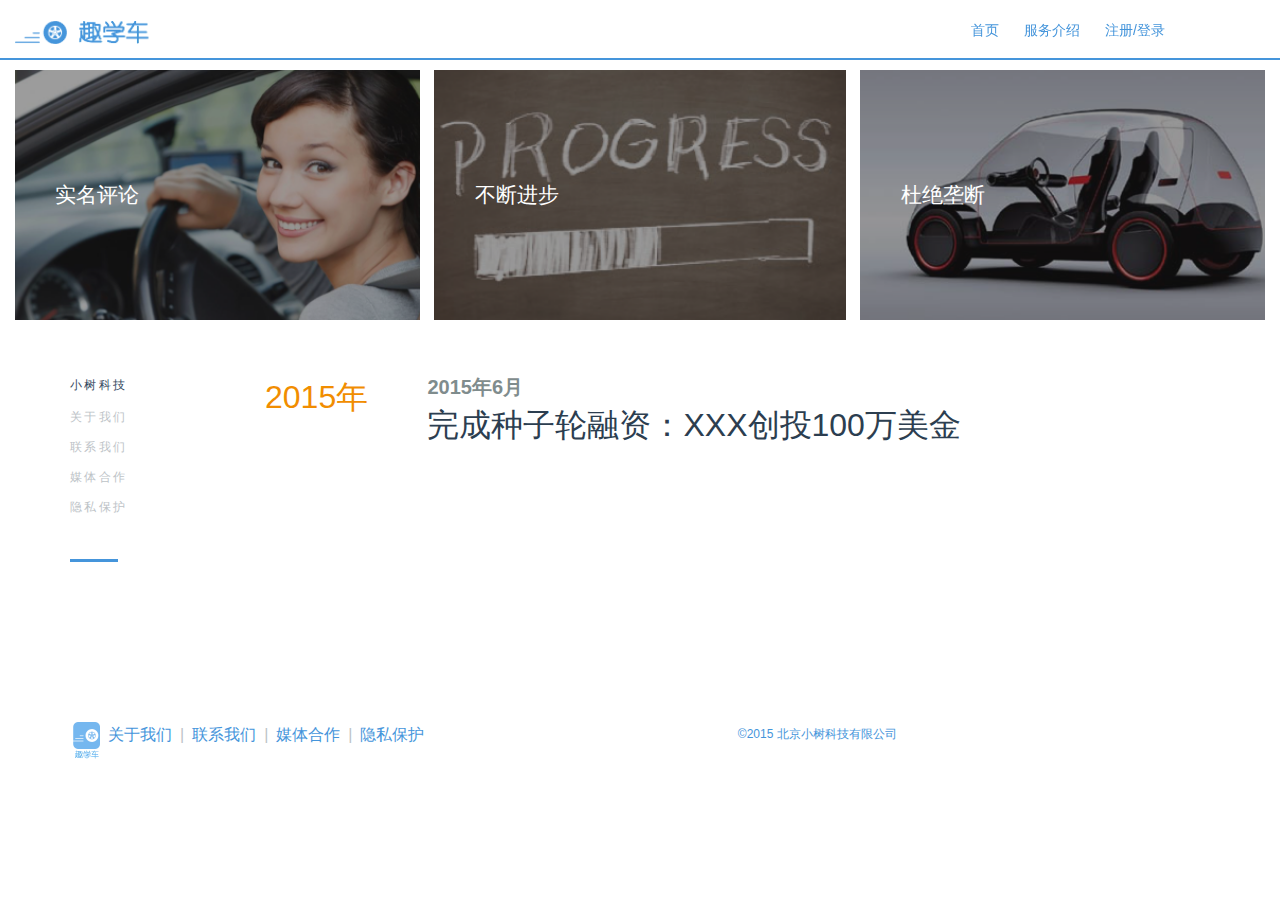
<file: don-drivingschool/about.html>
<!DOCTYPE html>
<html lang="en">
    <head>
        <meta charset="utf-8">
        <meta name="apple-mobile-web-app-capable" content="yes" />
        <meta name="viewport" content="width=device-width, initial-scale=1.0, maximum-scale=1.0, user-scalable=no" />
        <meta name="apple-mobile-web-app-status-bar-style" content="black" />
        <meta name="viewport" content="width=device-width, initial-scale=1.0">
        <meta name="viewport" content="width=device-width, initial-scale=1.0, maximum-scale=1.0, user-scalable=no" />
        <meta name="apple-mobile-web-app-status-bar-style" content="black" />
        <link rel="shortcut icon" href="startup/flat-ui/images/favicon.ico">
        
        <link rel="stylesheet" href="startup/flat-ui/bootstrap/css/bootstrap.css">
        <link rel="stylesheet" href="startup/flat-ui/css/flat-ui.css">
        <!-- Using only with Flat-UI (free)-->
        <link rel="stylesheet" href="startup/common-files/css/icon-font.css">
        <!-- end -->
        <link rel="stylesheet" href="startup/common-files/css/animations.css">
        <link rel="stylesheet" href="static/css/style.css">
        
        <title></title>
    </head>

    <body>
        <div class="page-wrapper"><header class="header-11">
    <div class="container">
        <div class="row">
            <div class="navbar col-sm-12" role="navigation">
                <div class="navbar-header">
                    <button type="button" class="navbar-toggle"></button>
                    <a class="brand" href="#"><img src="static/img/navbar-logo.png" width="134" height="24" alt=""></a>
                </div>
                <div class="collapse navbar-collapse pull-right">
                    <ul class="nav pull-left">
                        <li><a href="./index.html">首页</a></li>
                        <li><a href="./features.html">服务介绍</a></li>
                        <li><a href="#">注册/登录</a></li>
                        <li class="sidebar"><a href="./about.html">关于我们</a></li>
                        <li class="sidebar"><a href="./contact.html">联系我们</a></li>
                        <li class="sidebar"><a href="./press.html">媒体合作</a></li>
                        <li class="sidebar"><a href="./privacy.html">隐私保护</a></li>
                    </ul>
                </div>
            </div>
        </div>
    </div>
    <div class="header-background"></div>
</header>

<section>
	<div class="container-fluid" id="features">
		<div class="row">
			<div class="col-sm-4" id="one">
				<div class="img-background" style="background-image: url('static/img/feature1.png');">
					<h5>实名评论<br>优质教练你来选</h5>
				</div>
			</div>
			<div class="col-sm-4" id="two">
				<div class="img-background" style="background-image: url('static/img/feature2.png');">
					<h5>不断进步<br>全天候跟踪进度</h5>
				</div>
			</div>
			<div class="col-sm-4" id="three">
				<div class="img-background" style="background-image: url('static/img/feature3.png');">
					<h5>杜绝垄断<br>让学费清晰透明</h5>
				</div>
			</div>
		</div>
	</div>
</section>

<!-- blog-1 -->
      <section class="blog-1">
        <div class="container">
          <div class="row">
            <div class="col-sm-2 links">
              <div class="tags">
                <h6>小树科技</h6>
                <ul>
                  <li><a href="./about.html">关于我们</a>
                  </li>
                  <li><a href="./contact.html">联系我们</a>
                  </li>
                  <li><a href="./press.html">媒体合作</a>
                  </li>
                  <li><a href="./privacy.html">隐私保护</a>
                  </li>
                </ul>
              </div>
    
            </div>
            <div class="col-sm-10">
	        	<div class="row">
		        	<div class="col-sm-2" style="color:#F18D00;">
			        		<p style="font-size:32px;">2015年</p>

			</p>
		</div>
		<div class="col-sm-10" style="font-size:12px; text-align:left;">
			<p><b style="font-size:20px;">2015年6月</b><br>
				<h3>完成种子轮融资：XXX创投100万美金</h3><br><br>
			</p>
		</div>
	        	</div>

          
            </div>
          </div>
      
    
        </div>
      </section>

<footer class="footer-2 bg-white">
    <div class="container">
   	 
        <nav class="pull-left">
            <ul>
            	<li><a class="brand" href="#">
                <img src="static/img/footer-icon.png" width="30" height="37" alt="">
              </a></li>
            	
                <li><a href="./about.html">关于我们</a></li>
                <li class="footer-break">|</li>
                <li><a href="./contact.html">联系我们</a></li>
                <li class="footer-break">|</li>
                <li><a href="./press.html">媒体合作</a></li>
                <li class="footer-break">|</li>
                <li><a href="./privacy.html">隐私保护</a></li>
            </ul>
        </nav>
      
        <div class="additional-links">
            ©2015 北京小树科技有限公司
        </div>
    </div>
</footer>            <!-- Placed at the end of the document so the pages load faster -->
            <script src="startup/common-files/js/jquery-1.10.2.min.js"></script>
            <script src="startup/common-files/js/jquery.bxslider.min.js"></script>
            <script src="startup/common-files/js/jquery.scrollTo-1.4.3.1-min.js"></script>
            <script src="startup/common-files/js/jquery.sharrre.min.js"></script>
            <script src="startup/flat-ui/js/bootstrap.min.js"></script>
            <script src="startup/common-files/js/masonry.pkgd.min.js"></script>
            <script src="startup/common-files/js/modernizr.custom.js"></script>
            <script src="startup/common-files/js/page-transitions.js"></script>
            <script src="startup/common-files/js/easing.min.js"></script>
            <script src="startup/common-files/js/jquery.svg.js"></script>
            <script src="startup/common-files/js/jquery.svganim.js"></script>
            <script src="startup/common-files/js/jquery.backgroundvideo.min.js"></script>
            <script src="startup/common-files/js/froogaloop.min.js"></script>
            <script src="startup/common-files/js/startup-kit.js"></script>
            
	</script>
        </div>
    </body>
</html>
</file>
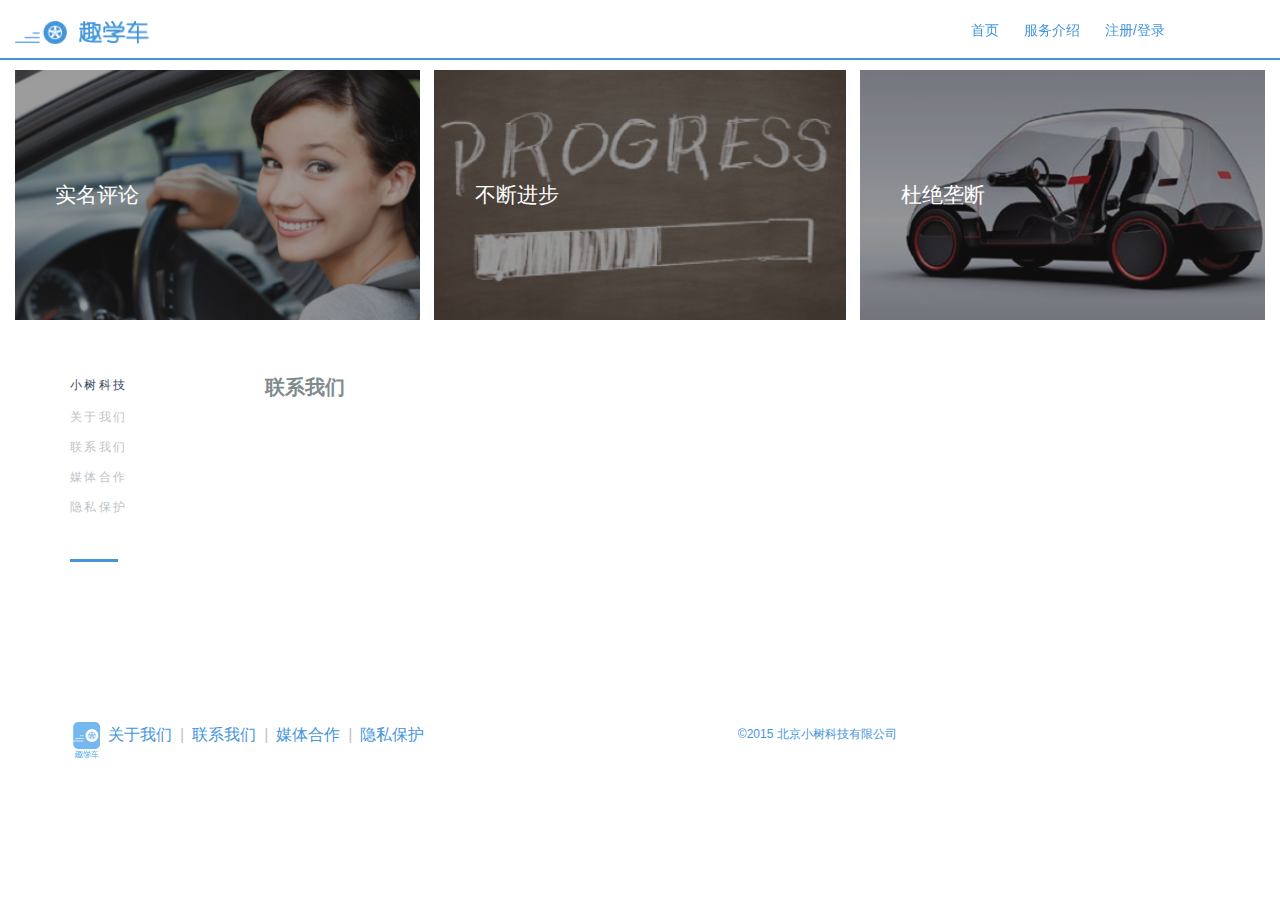
<file: don-drivingschool/contact.html>
<!DOCTYPE html>
<html lang="en">
    <head>
        <meta charset="utf-8">
        <meta name="apple-mobile-web-app-capable" content="yes" />
        <meta name="viewport" content="width=device-width, initial-scale=1.0, maximum-scale=1.0, user-scalable=no" />
        <meta name="apple-mobile-web-app-status-bar-style" content="black" />
        <meta name="viewport" content="width=device-width, initial-scale=1.0">
        <meta name="viewport" content="width=device-width, initial-scale=1.0, maximum-scale=1.0, user-scalable=no" />
        <meta name="apple-mobile-web-app-status-bar-style" content="black" />
        <link rel="shortcut icon" href="startup/flat-ui/images/favicon.ico">
        
        <link rel="stylesheet" href="startup/flat-ui/bootstrap/css/bootstrap.css">
        <link rel="stylesheet" href="startup/flat-ui/css/flat-ui.css">
        <!-- Using only with Flat-UI (free)-->
        <link rel="stylesheet" href="startup/common-files/css/icon-font.css">
        <!-- end -->
        <link rel="stylesheet" href="startup/common-files/css/animations.css">
        <link rel="stylesheet" href="static/css/style.css">
        
        <title></title>
    </head>

    <body>
        <div class="page-wrapper"><header class="header-11">
    <div class="container">
        <div class="row">
            <div class="navbar col-sm-12" role="navigation">
                <div class="navbar-header">
                    <button type="button" class="navbar-toggle"></button>
                    <a class="brand" href="#"><img src="static/img/navbar-logo.png" width="134" height="24" alt=""></a>
                </div>
                <div class="collapse navbar-collapse pull-right">
                    <ul class="nav pull-left">
                        <li><a href="./index.html">首页</a></li>
                        <li><a href="./features.html">服务介绍</a></li>
                        <li><a href="#">注册/登录</a></li>
                        <li class="sidebar"><a href="./about.html">关于我们</a></li>
                        <li class="sidebar"><a href="./contact.html">联系我们</a></li>
                        <li class="sidebar"><a href="./press.html">媒体合作</a></li>
                        <li class="sidebar"><a href="./privacy.html">隐私保护</a></li>
                    </ul>
                </div>
            </div>
        </div>
    </div>
    <div class="header-background"></div>
</header>

<section>
	<div class="container-fluid" id="features">
		<div class="row">
			<div class="col-sm-4" id="one">
				<div class="img-background" style="background-image: url('static/img/feature1.png');">
					<h5>实名评论<br>优质教练你来选</h5>
				</div>
			</div>
			<div class="col-sm-4" id="two">
				<div class="img-background" style="background-image: url('static/img/feature2.png');">
					<h5>不断进步<br>全天候跟踪进度</h5>
				</div>
			</div>
			<div class="col-sm-4" id="three">
				<div class="img-background" style="background-image: url('static/img/feature3.png');">
					<h5>杜绝垄断<br>让学费清晰透明</h5>
				</div>
			</div>
		</div>
	</div>
</section>

<!-- blog-1 -->
      <section class="blog-1">
        <div class="container">
          <div class="row">
            <div class="col-sm-2 links">
              <div class="tags">
                <h6>小树科技</h6>
                <ul>
                  <li><a href="./about.html">关于我们</a>
                  </li>
                  <li><a href="./contact.html">联系我们</a>
                  </li>
                  <li><a href="./press.html">媒体合作</a>
                  </li>
                  <li><a href="./privacy.html">隐私保护</a>
                  </li>
                </ul>
              </div>
    
            </div>
            <div class="col-sm-10">
	            <p><b style="font-size:20px;">联系我们</b></p>

          
            </div>
          </div>
      
    
        </div>
      </section>

<footer class="footer-2 bg-white">
    <div class="container">
   	 
        <nav class="pull-left">
            <ul>
            	<li><a class="brand" href="#">
                <img src="static/img/footer-icon.png" width="30" height="37" alt="">
              </a></li>
            	
                <li><a href="./about.html">关于我们</a></li>
                <li class="footer-break">|</li>
                <li><a href="./contact.html">联系我们</a></li>
                <li class="footer-break">|</li>
                <li><a href="./press.html">媒体合作</a></li>
                <li class="footer-break">|</li>
                <li><a href="./privacy.html">隐私保护</a></li>
            </ul>
        </nav>
      
        <div class="additional-links">
            ©2015 北京小树科技有限公司
        </div>
    </div>
</footer>            <!-- Placed at the end of the document so the pages load faster -->
            <script src="startup/common-files/js/jquery-1.10.2.min.js"></script>
            <script src="startup/common-files/js/jquery.bxslider.min.js"></script>
            <script src="startup/common-files/js/jquery.scrollTo-1.4.3.1-min.js"></script>
            <script src="startup/common-files/js/jquery.sharrre.min.js"></script>
            <script src="startup/flat-ui/js/bootstrap.min.js"></script>
            <script src="startup/common-files/js/masonry.pkgd.min.js"></script>
            <script src="startup/common-files/js/modernizr.custom.js"></script>
            <script src="startup/common-files/js/page-transitions.js"></script>
            <script src="startup/common-files/js/easing.min.js"></script>
            <script src="startup/common-files/js/jquery.svg.js"></script>
            <script src="startup/common-files/js/jquery.svganim.js"></script>
            <script src="startup/common-files/js/jquery.backgroundvideo.min.js"></script>
            <script src="startup/common-files/js/froogaloop.min.js"></script>
            <script src="startup/common-files/js/startup-kit.js"></script>
            
	</script>
        </div>
    </body>
</html>
</file>
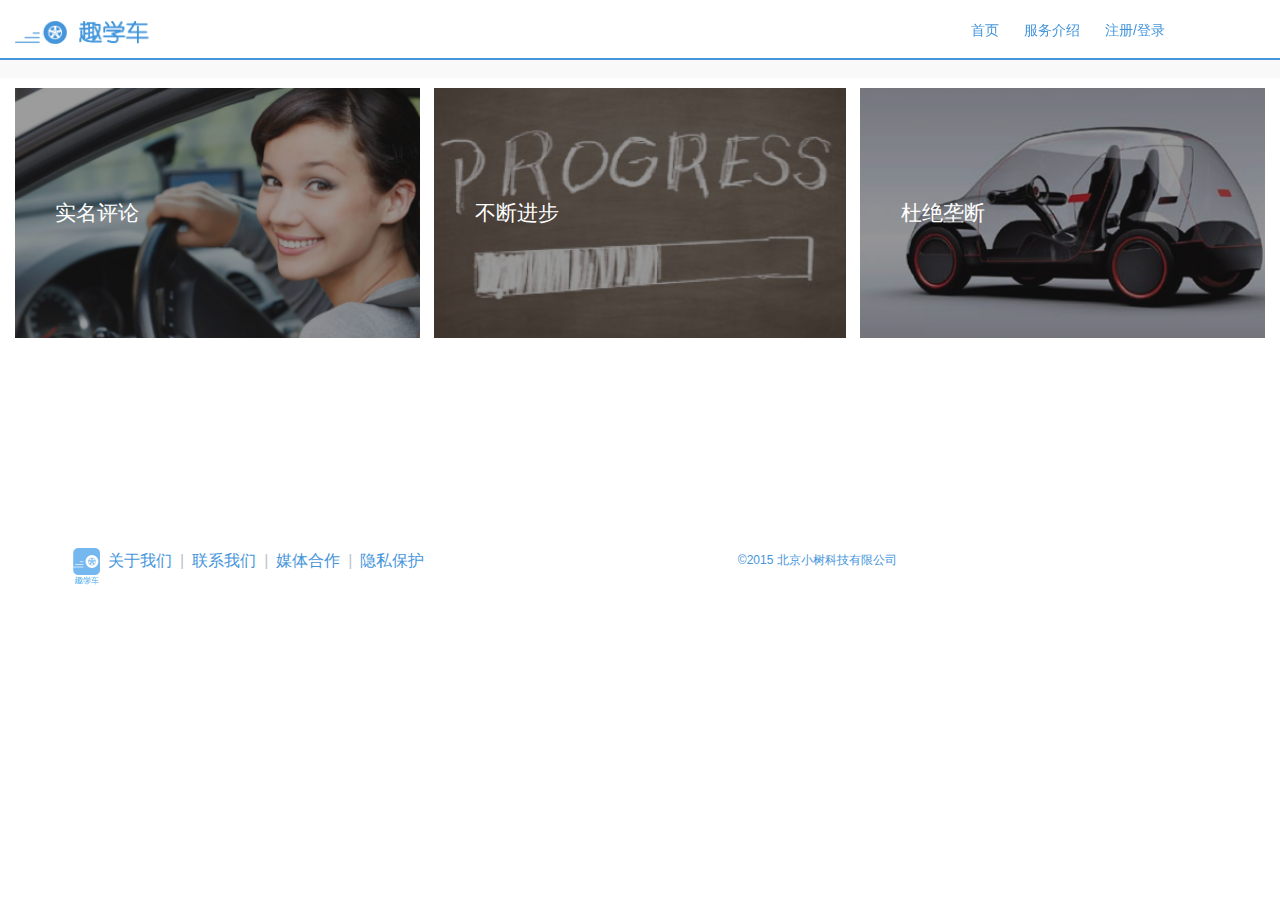
<file: don-drivingschool/features.html>
f<!DOCTYPE html>
<html lang="en">
    <head>
        <meta charset="utf-8">
        <meta name="apple-mobile-web-app-capable" content="yes" />
        <meta name="viewport" content="width=device-width, initial-scale=1.0, maximum-scale=1.0, user-scalable=no" />
        <meta name="apple-mobile-web-app-status-bar-style" content="black" />
        <meta name="viewport" content="width=device-width, initial-scale=1.0">
        <meta name="viewport" content="width=device-width, initial-scale=1.0, maximum-scale=1.0, user-scalable=no" />
        <meta name="apple-mobile-web-app-status-bar-style" content="black" />
        <link rel="shortcut icon" href="startup/flat-ui/images/favicon.ico">
        
        <link rel="stylesheet" href="startup/flat-ui/bootstrap/css/bootstrap.css">
        <link rel="stylesheet" href="startup/flat-ui/css/flat-ui.css">
        <!-- Using only with Flat-UI (free)-->
        <link rel="stylesheet" href="startup/common-files/css/icon-font.css">
        <!-- end -->
        <link rel="stylesheet" href="startup/common-files/css/animations.css">
        <link rel="stylesheet" href="static/css/style.css">
        
        <title></title>
    </head>

    <body>
        <div class="page-wrapper"><header class="header-11">
    <div class="container">
        <div class="row">
            <div class="navbar col-sm-12" role="navigation">
                <div class="navbar-header">
                    <button type="button" class="navbar-toggle"></button>
                    <a class="brand" href="#"><img src="static/img/navbar-logo.png" width="134" height="24" alt=""></a>
                </div>
                <div class="collapse navbar-collapse pull-right">
                    <ul class="nav pull-left">
                        <li><a href="./index.html">首页</a></li>
                        <li><a href="./features.html">服务介绍</a></li>
                        <li><a href="#">注册/登录</a></li>
                        <li class="sidebar"><a href="./about.html">关于我们</a></li>
                        <li class="sidebar"><a href="./contact.html">联系我们</a></li>
                        <li class="sidebar"><a href="./press.html">媒体合作</a></li>
                        <li class="sidebar"><a href="./privacy.html">隐私保护</a></li>
                    </ul>
                </div>
            </div>
        </div>
    </div>
    <div class="header-background"></div>
</header>

<section>
	<div class="container-fluid" id="features">
		<div class="row">
			<div class="col-sm-4" id="one">
				<div class="img-background" style="background-image: url('static/img/feature1.png');">
					<h5>实名评论<br>优质教练你来选</h5>
				</div>
			</div>
			<div class="col-sm-4" id="two">
				<div class="img-background" style="background-image: url('static/img/feature2.png');">
					<h5>不断进步<br>全天候跟踪进度</h5>
				</div>
			</div>
			<div class="col-sm-4" id="three">
				<div class="img-background" style="background-image: url('static/img/feature3.png');">
					<h5>杜绝垄断<br>让学费清晰透明</h5>
				</div>
			</div>
		</div>
	</div>
</section>

<!-- blog-1 -->
      <section class="blog-1">
        <div class="container">
      		<div class="row homepage-features-container" id="feature-a" style="margin-top:120px;">
		
		<div class="col-sm-10 col-sm-offset-1" style=" font-family:YaHei; font-size:64px; font-weight:lighter; text-align:center; color:rgb(140,140,140);">
			<p>21世纪该有的学车体验<br><br></p>
		</div>
		
	</div>
	<div class="row homepage-features-container" id="feature-b" style="margin-top:20px;">
		
		<div class="col-sm-10 col-sm-offset-1" style="padding-left:80px; padding-right:80px; font-size:24px; font-weight:lighter; text-align:center; color:rgb(140,140,140);">
			<p>实名举报和评价系统，公平的量化服务水准<br><br></p>
			<img src="static/img/features-appointment.png" style="width:300px;">
		</div>
		
	</div>
	<div class="row homepage-features-container" id="feature-c" style="margin-top:120px;">
		
		<div class="col-sm-10 col-sm-offset-1" style="padding-left:80px; padding-right:80px; font-size:24px; font-weight:lighter; text-align:center; color:rgb(140,140,140);">
			<p>教练提供回馈，为每次学车进度打分，不断进步<br><br></p>
			<img src="static/img/features-dashboard.png" style="width:300px;">
		</div>
		
	</div>
	<div class="row homepage-features-container" id="feature-d" style="margin-top:120px; margin-bottom:80px;">
		
		<div class="col-sm-10 col-sm-offset-1" style="padding-left:80px; padding-right:80px; font-size:24px; font-weight:lighter; text-align:center; color:rgb(140,140,140);">
			<p>学费清晰透明，多样化的付款方案<br><br></p>
			<img src="static/img/features-payment.png" style="width:300px;">
		</div>
		
	</div>    
      
    
        </div>
      </section>

<footer class="footer-2 bg-white">
    <div class="container">
   	 
        <nav class="pull-left">
            <ul>
            	<li><a class="brand" href="#">
                <img src="static/img/footer-icon.png" width="30" height="37" alt="">
              </a></li>
            	
                <li><a href="./about.html">关于我们</a></li>
                <li class="footer-break">|</li>
                <li><a href="./contact.html">联系我们</a></li>
                <li class="footer-break">|</li>
                <li><a href="./press.html">媒体合作</a></li>
                <li class="footer-break">|</li>
                <li><a href="./privacy.html">隐私保护</a></li>
            </ul>
        </nav>
      
        <div class="additional-links">
            ©2015 北京小树科技有限公司
        </div>
    </div>
</footer>            <!-- Placed at the end of the document so the pages load faster -->
            <script src="startup/common-files/js/jquery-1.10.2.min.js"></script>
            <script src="startup/common-files/js/jquery.bxslider.min.js"></script>
            <script src="startup/common-files/js/jquery.scrollTo-1.4.3.1-min.js"></script>
            <script src="startup/common-files/js/jquery.sharrre.min.js"></script>
            <script src="startup/flat-ui/js/bootstrap.min.js"></script>
            <script src="startup/common-files/js/masonry.pkgd.min.js"></script>
            <script src="startup/common-files/js/modernizr.custom.js"></script>
            <script src="startup/common-files/js/page-transitions.js"></script>
            <script src="startup/common-files/js/easing.min.js"></script>
            <script src="startup/common-files/js/jquery.svg.js"></script>
            <script src="startup/common-files/js/jquery.svganim.js"></script>
            <script src="startup/common-files/js/jquery.backgroundvideo.min.js"></script>
            <script src="startup/common-files/js/froogaloop.min.js"></script>
            <script src="startup/common-files/js/startup-kit.js"></script>
    		<script type="text/javascript">
		//run on document load and on window resize
		$(window).load(function () {

			function hideDiv() {
				if (window.innerWidth < 1000) {
			        $(".banner-text-container").hide();
			    }
			    else {

			        $(".banner-text-container").fadeIn("slow");
			    }
			};

		    //on load
		    hideDiv();
		    $(".banner-text-container").hide().delay(800).fadeIn();
			$(".banner-device-image").hide().delay(800).fadeIn("slow");
		    $("#feature-a").hide().delay(800).fadeIn("slow");
		    $("#feature-b").hide().delay(1200).fadeIn("slow");
		    $("#feature-c").hide().delay(1400).fadeIn("slow");
		    $("#feature-d").hide().delay(1600).fadeIn("slow");
		    $("#footer").hide().delay(1800).fadeIn("slow");
		    //on resize
		    $(window).resize(function(){
		       hideDiv(); 
		    });
		}); 
	</script>        
	
        </div>
    </body>
</html>
</file>
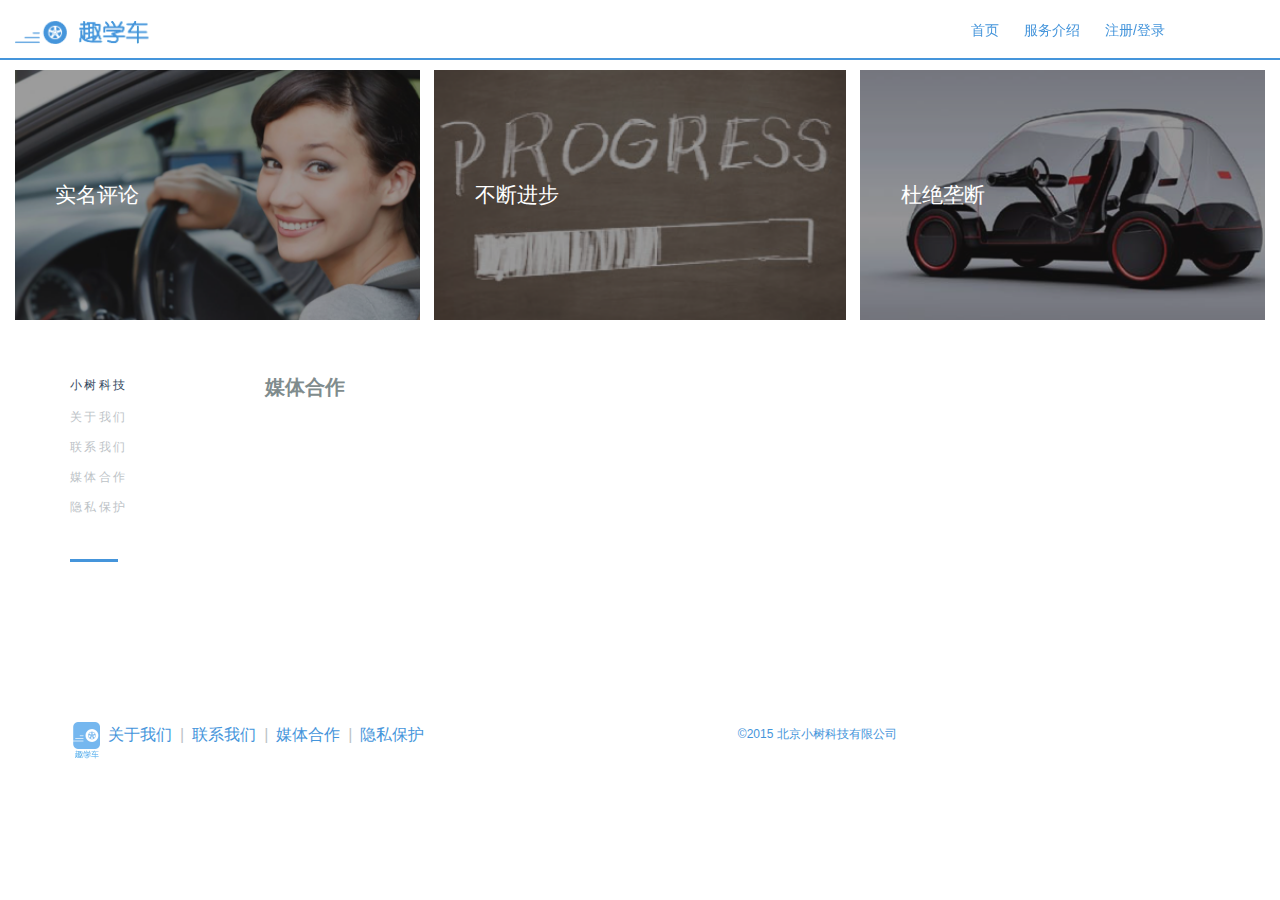
<file: don-drivingschool/press.html>
<!DOCTYPE html>
<html lang="en">
    <head>
        <meta charset="utf-8">
        <meta name="apple-mobile-web-app-capable" content="yes" />
        <meta name="viewport" content="width=device-width, initial-scale=1.0, maximum-scale=1.0, user-scalable=no" />
        <meta name="apple-mobile-web-app-status-bar-style" content="black" />
        <meta name="viewport" content="width=device-width, initial-scale=1.0">
        <meta name="viewport" content="width=device-width, initial-scale=1.0, maximum-scale=1.0, user-scalable=no" />
        <meta name="apple-mobile-web-app-status-bar-style" content="black" />
        <link rel="shortcut icon" href="startup/flat-ui/images/favicon.ico">
        
        <link rel="stylesheet" href="startup/flat-ui/bootstrap/css/bootstrap.css">
        <link rel="stylesheet" href="startup/flat-ui/css/flat-ui.css">
        <!-- Using only with Flat-UI (free)-->
        <link rel="stylesheet" href="startup/common-files/css/icon-font.css">
        <!-- end -->
        <link rel="stylesheet" href="startup/common-files/css/animations.css">
        <link rel="stylesheet" href="static/css/style.css">
        
        <title></title>
    </head>

    <body>
        <div class="page-wrapper"><header class="header-11">
    <div class="container">
        <div class="row">
            <div class="navbar col-sm-12" role="navigation">
                <div class="navbar-header">
                    <button type="button" class="navbar-toggle"></button>
                    <a class="brand" href="#"><img src="static/img/navbar-logo.png" width="134" height="24" alt=""></a>
                </div>
                <div class="collapse navbar-collapse pull-right">
                    <ul class="nav pull-left">
                        <li><a href="./index.html">首页</a></li>
                        <li><a href="./features.html">服务介绍</a></li>
                        <li><a href="#">注册/登录</a></li>
                        <li class="sidebar"><a href="./about.html">关于我们</a></li>
                        <li class="sidebar"><a href="./contact.html">联系我们</a></li>
                        <li class="sidebar"><a href="./press.html">媒体合作</a></li>
                        <li class="sidebar"><a href="./privacy.html">隐私保护</a></li>
                    </ul>
                </div>
            </div>
        </div>
    </div>
    <div class="header-background"></div>
</header>

<section>
	<div class="container-fluid" id="features">
		<div class="row">
			<div class="col-sm-4" id="one">
				<div class="img-background" style="background-image: url('static/img/feature1.png');">
					<h5>实名评论<br>优质教练你来选</h5>
				</div>
			</div>
			<div class="col-sm-4" id="two">
				<div class="img-background" style="background-image: url('static/img/feature2.png');">
					<h5>不断进步<br>全天候跟踪进度</h5>
				</div>
			</div>
			<div class="col-sm-4" id="three">
				<div class="img-background" style="background-image: url('static/img/feature3.png');">
					<h5>杜绝垄断<br>让学费清晰透明</h5>
				</div>
			</div>
		</div>
	</div>
</section>

<!-- blog-1 -->
      <section class="blog-1">
        <div class="container">
          <div class="row">
            <div class="col-sm-2 links">
              <div class="tags">
                <h6>小树科技</h6>
                <ul>
                  <li><a href="./about.html">关于我们</a>
                  </li>
                  <li><a href="./contact.html">联系我们</a>
                  </li>
                  <li><a href="./press.html">媒体合作</a>
                  </li>
                  <li><a href="./privacy.html">隐私保护</a>
                  </li>
                </ul>
              </div>
    
            </div>
            <div class="col-sm-10">
	            <p><b style="font-size:20px;">媒体合作</b></p>

          
            </div>
          </div>
      
    
        </div>
      </section>

<footer class="footer-2 bg-white">
    <div class="container">
   	 
        <nav class="pull-left">
            <ul>
            	<li><a class="brand" href="#">
                <img src="static/img/footer-icon.png" width="30" height="37" alt="">
              </a></li>
            	
                <li><a href="./about.html">关于我们</a></li>
                <li class="footer-break">|</li>
                <li><a href="./contact.html">联系我们</a></li>
                <li class="footer-break">|</li>
                <li><a href="./press.html">媒体合作</a></li>
                <li class="footer-break">|</li>
                <li><a href="./privacy.html">隐私保护</a></li>
            </ul>
        </nav>
      
        <div class="additional-links">
            ©2015 北京小树科技有限公司
        </div>
    </div>
</footer>            <!-- Placed at the end of the document so the pages load faster -->
            <script src="startup/common-files/js/jquery-1.10.2.min.js"></script>
            <script src="startup/common-files/js/jquery.bxslider.min.js"></script>
            <script src="startup/common-files/js/jquery.scrollTo-1.4.3.1-min.js"></script>
            <script src="startup/common-files/js/jquery.sharrre.min.js"></script>
            <script src="startup/flat-ui/js/bootstrap.min.js"></script>
            <script src="startup/common-files/js/masonry.pkgd.min.js"></script>
            <script src="startup/common-files/js/modernizr.custom.js"></script>
            <script src="startup/common-files/js/page-transitions.js"></script>
            <script src="startup/common-files/js/easing.min.js"></script>
            <script src="startup/common-files/js/jquery.svg.js"></script>
            <script src="startup/common-files/js/jquery.svganim.js"></script>
            <script src="startup/common-files/js/jquery.backgroundvideo.min.js"></script>
            <script src="startup/common-files/js/froogaloop.min.js"></script>
            <script src="startup/common-files/js/startup-kit.js"></script>
            
	</script>
        </div>
    </body>
</html>
</file>
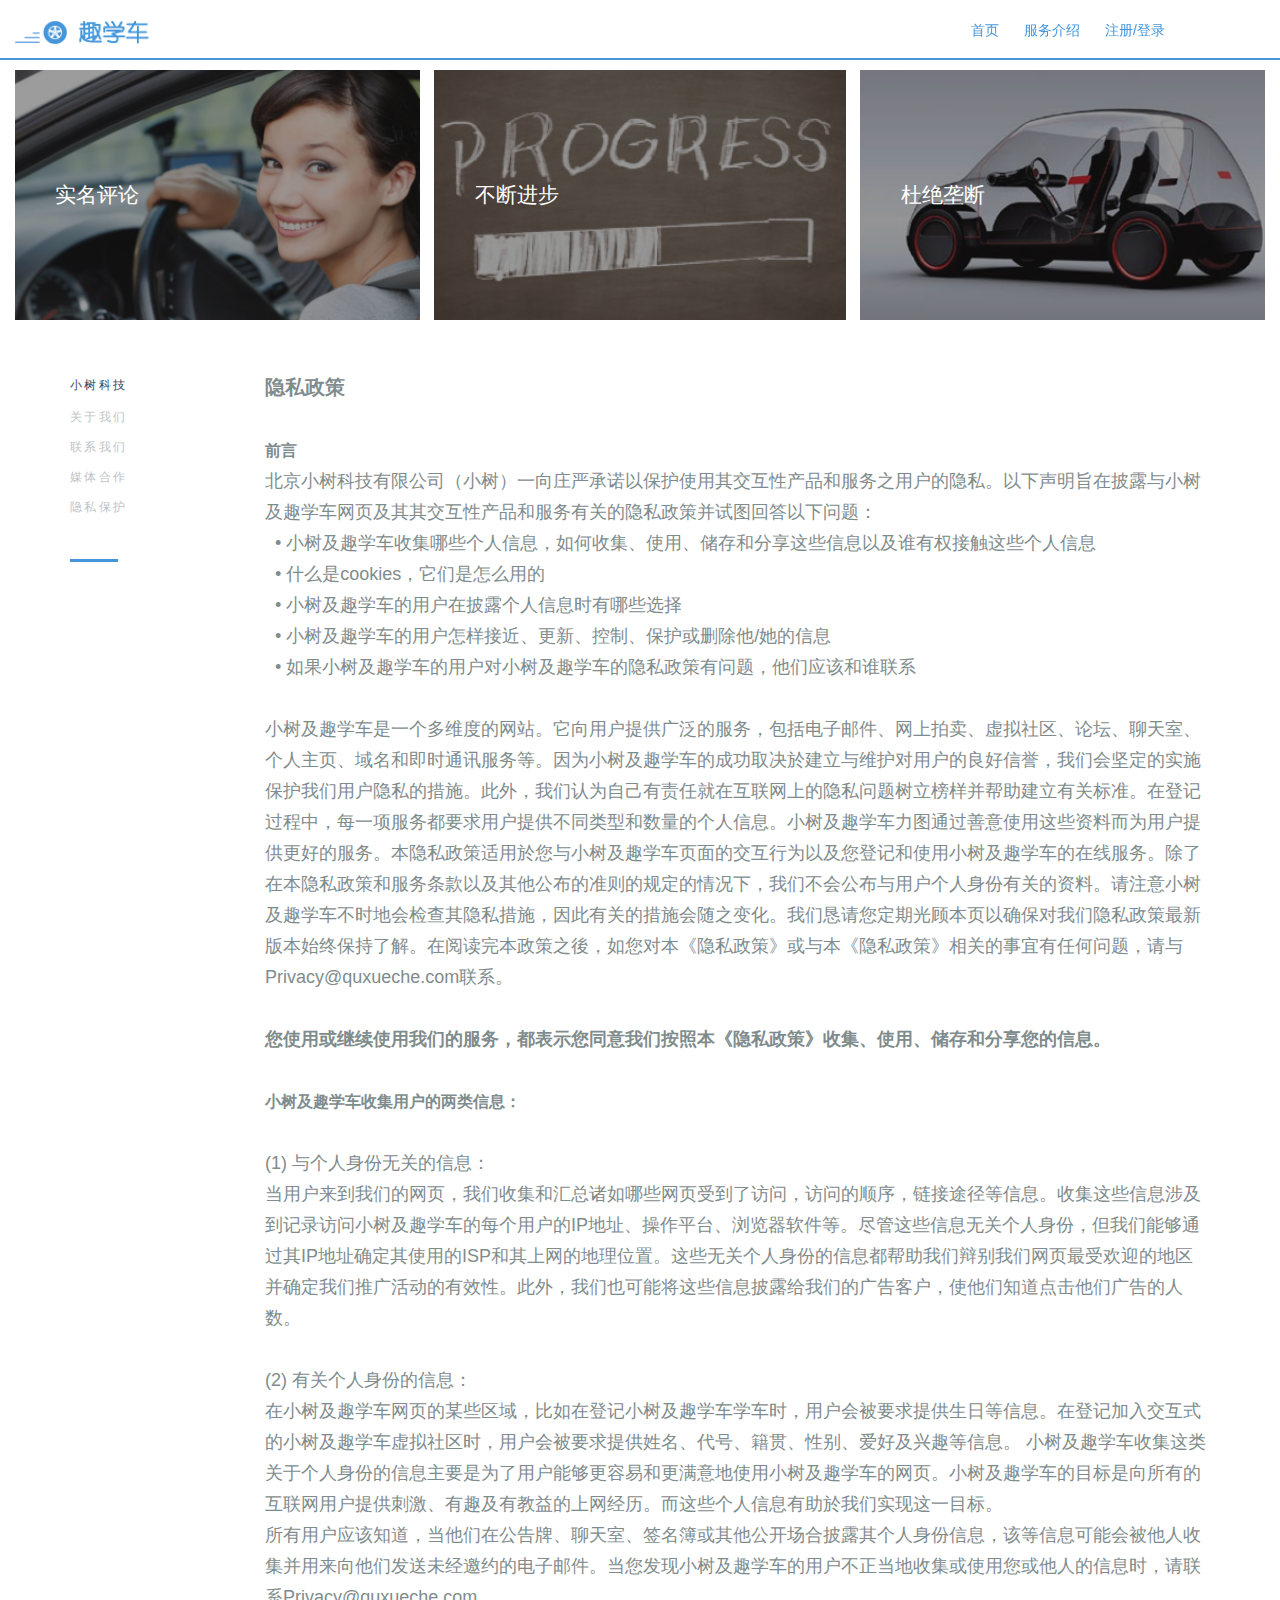
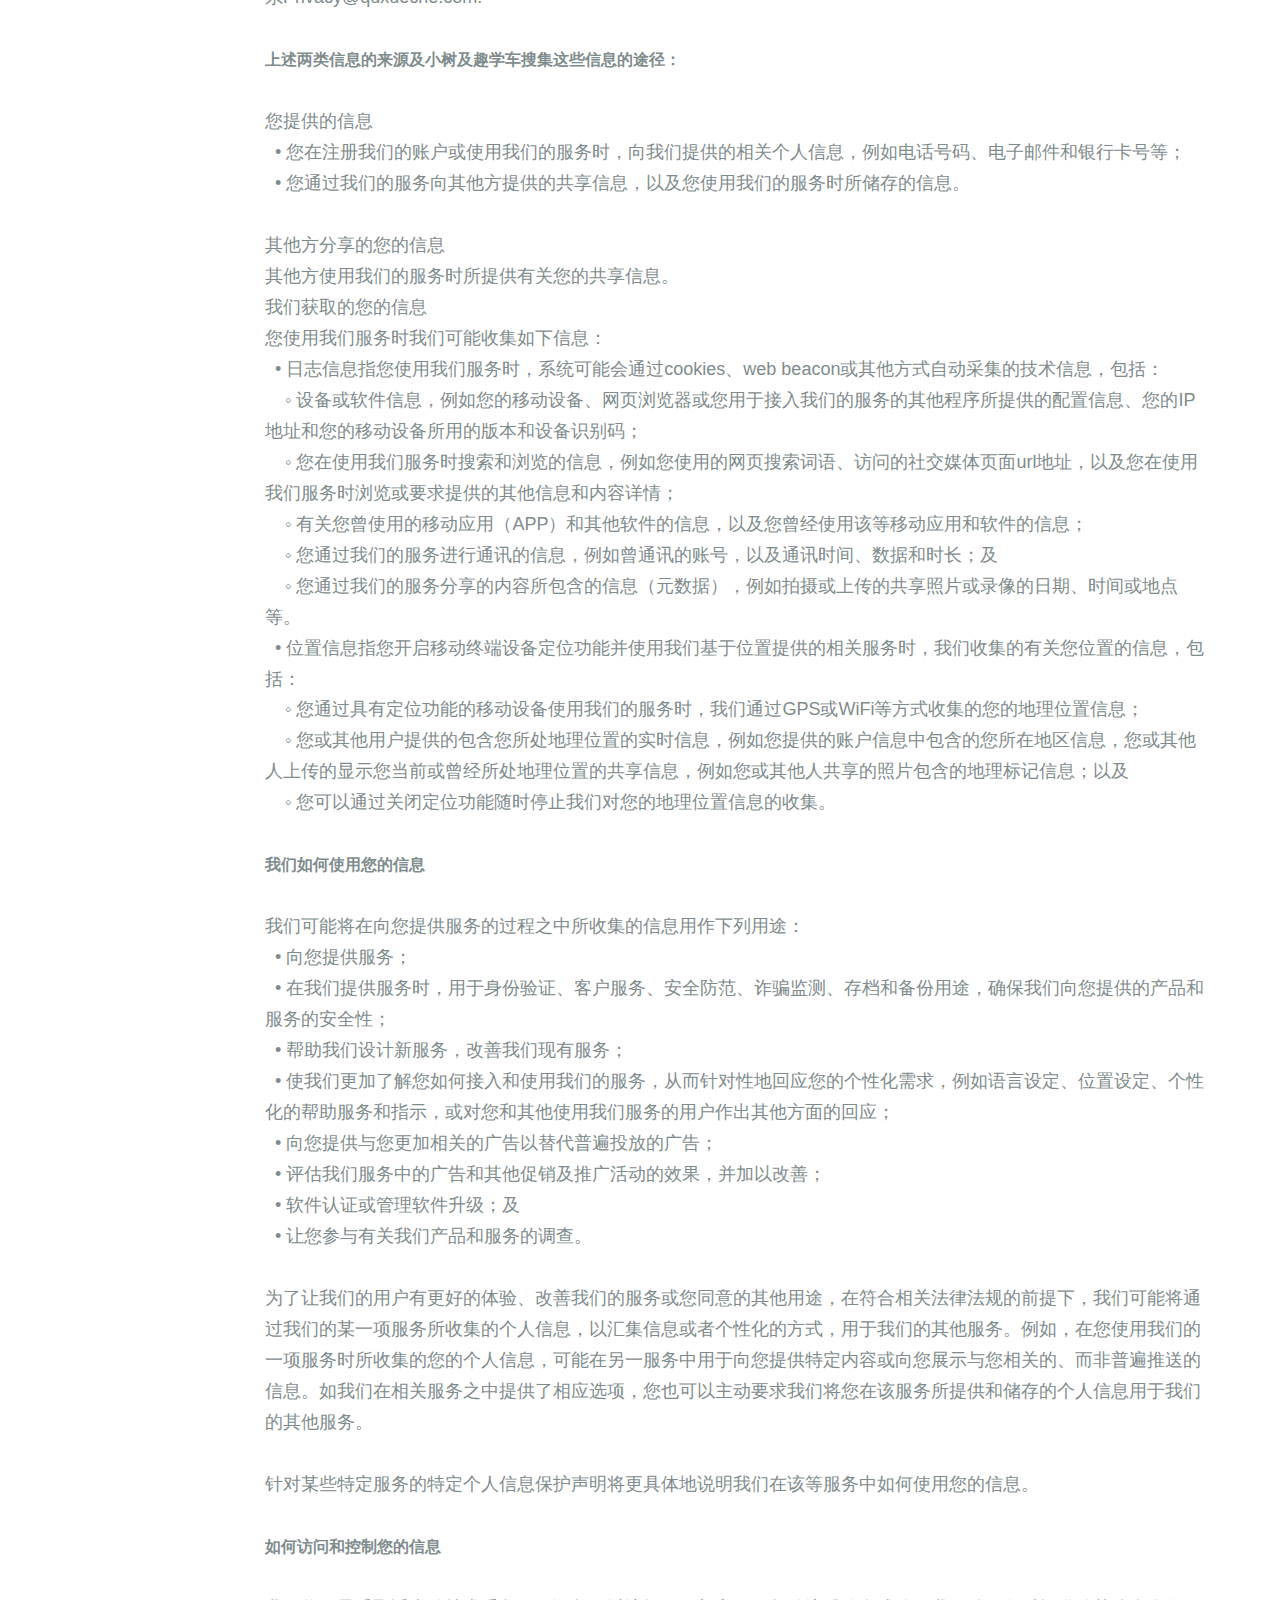
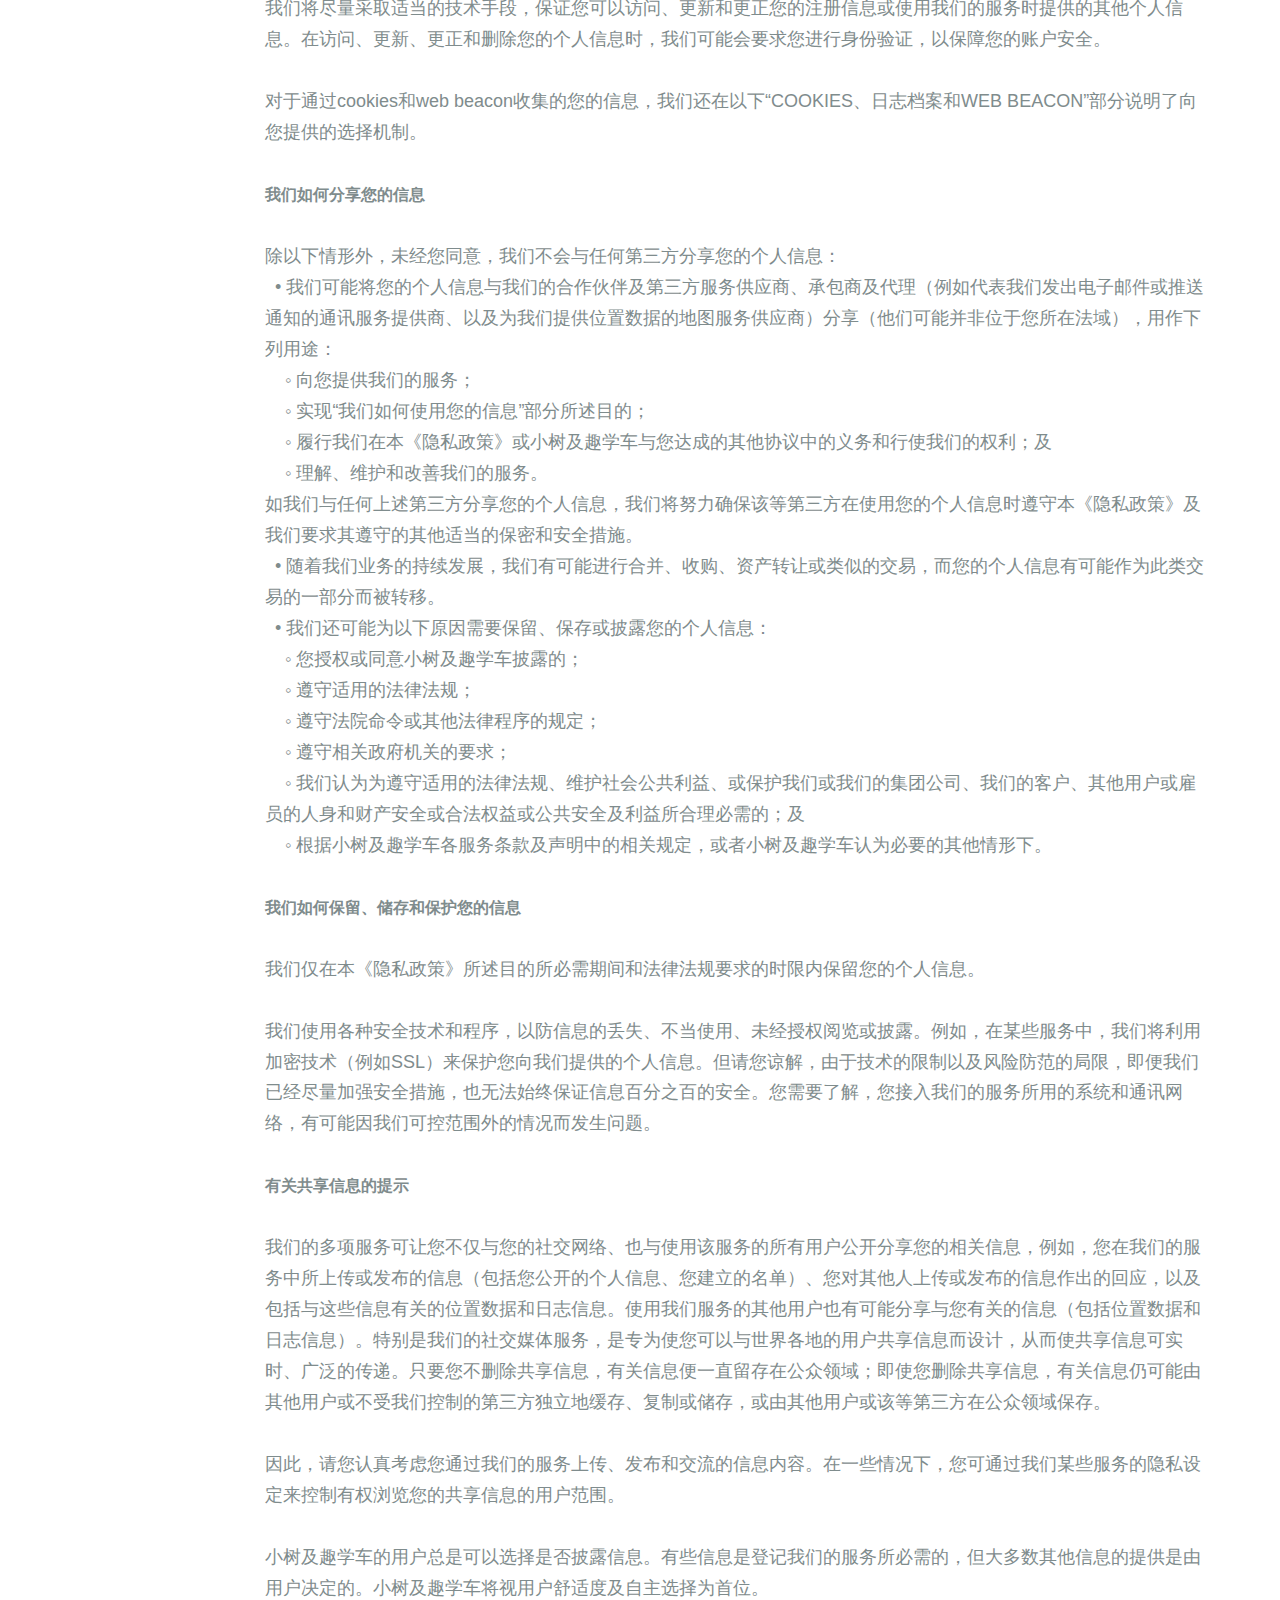
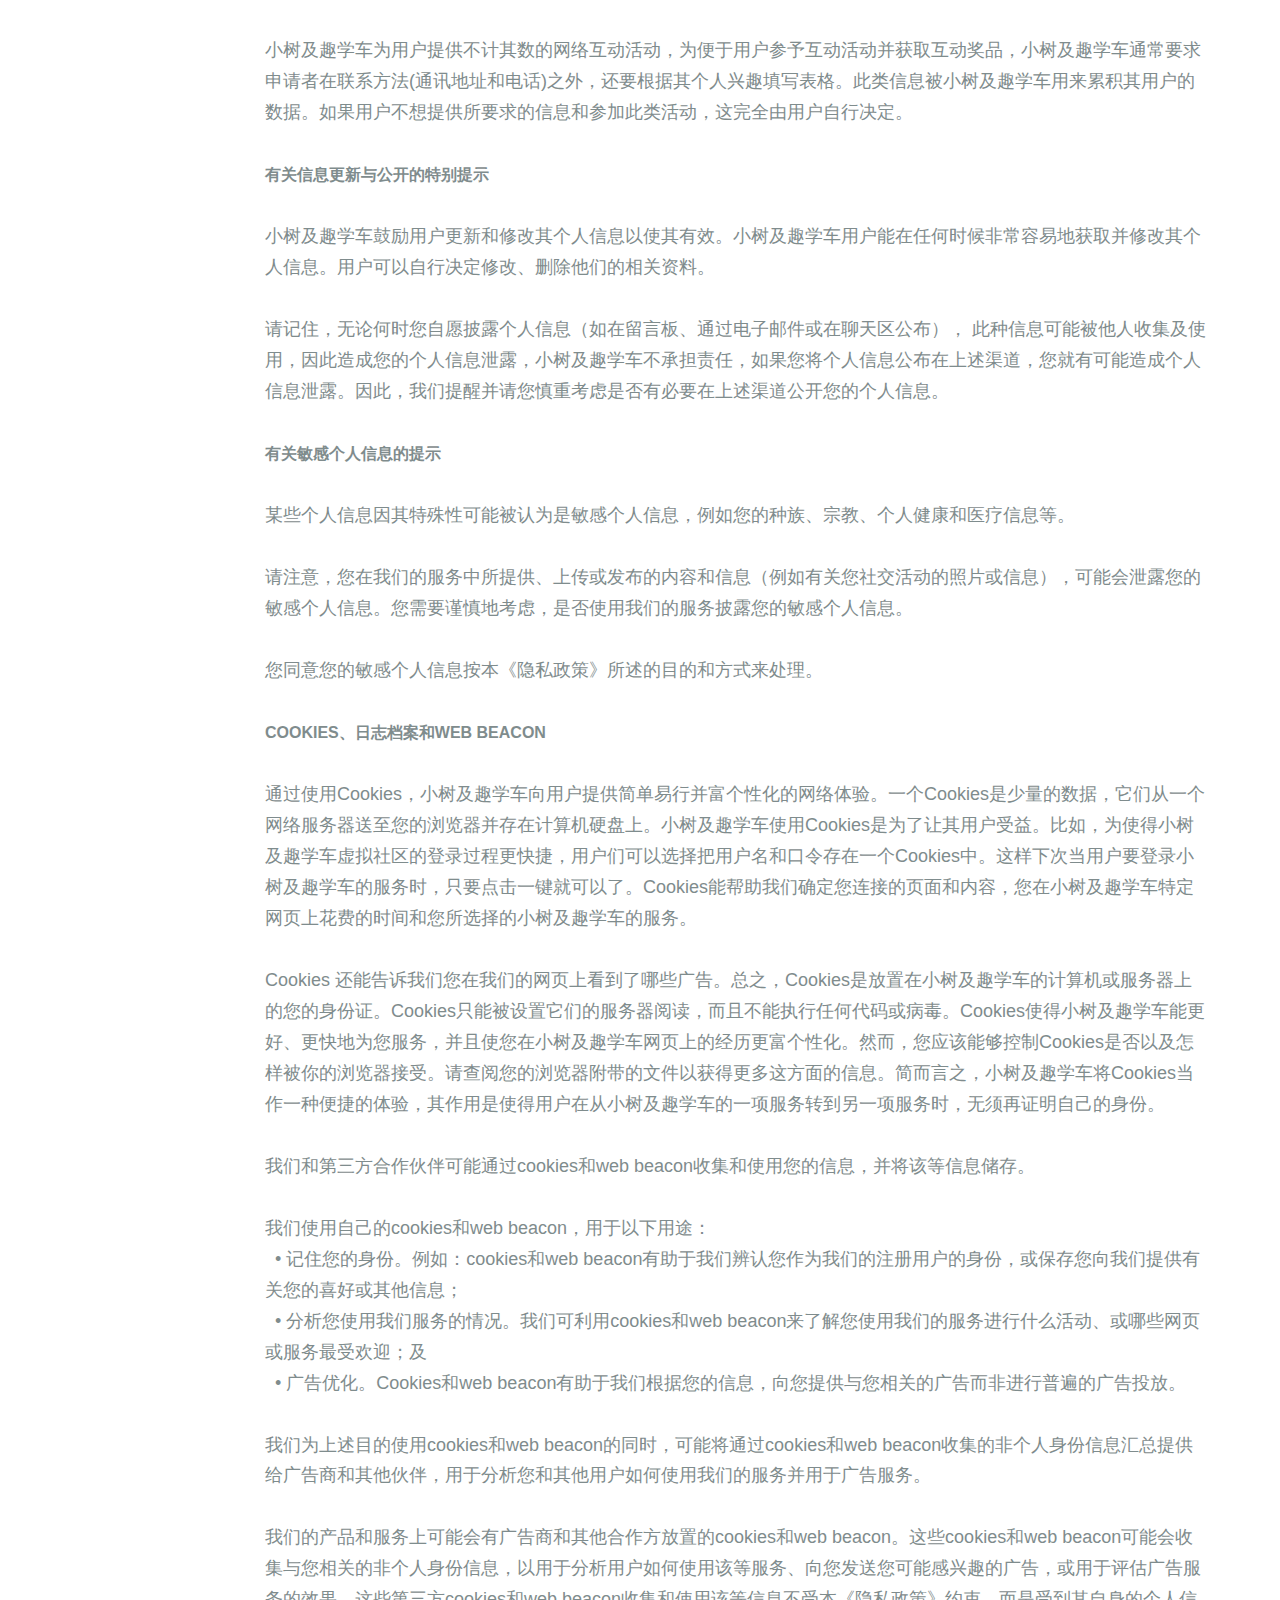
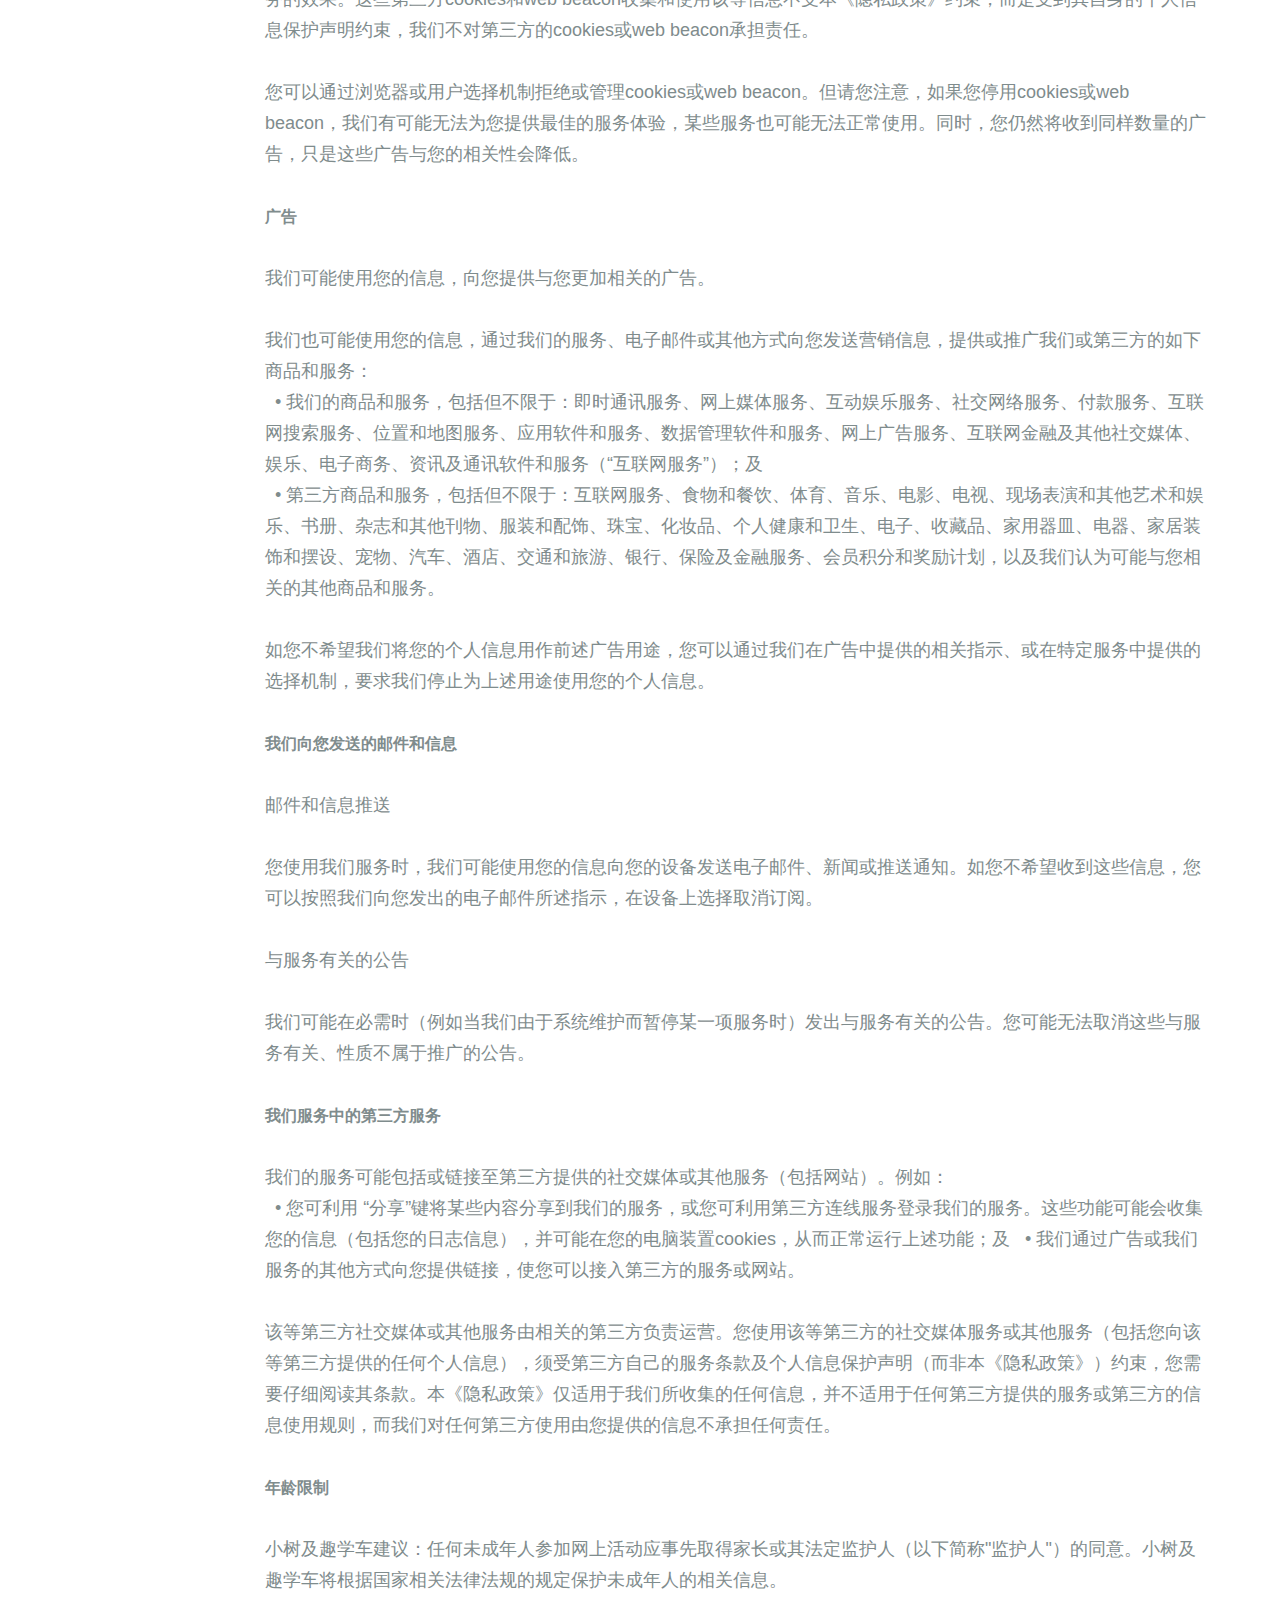
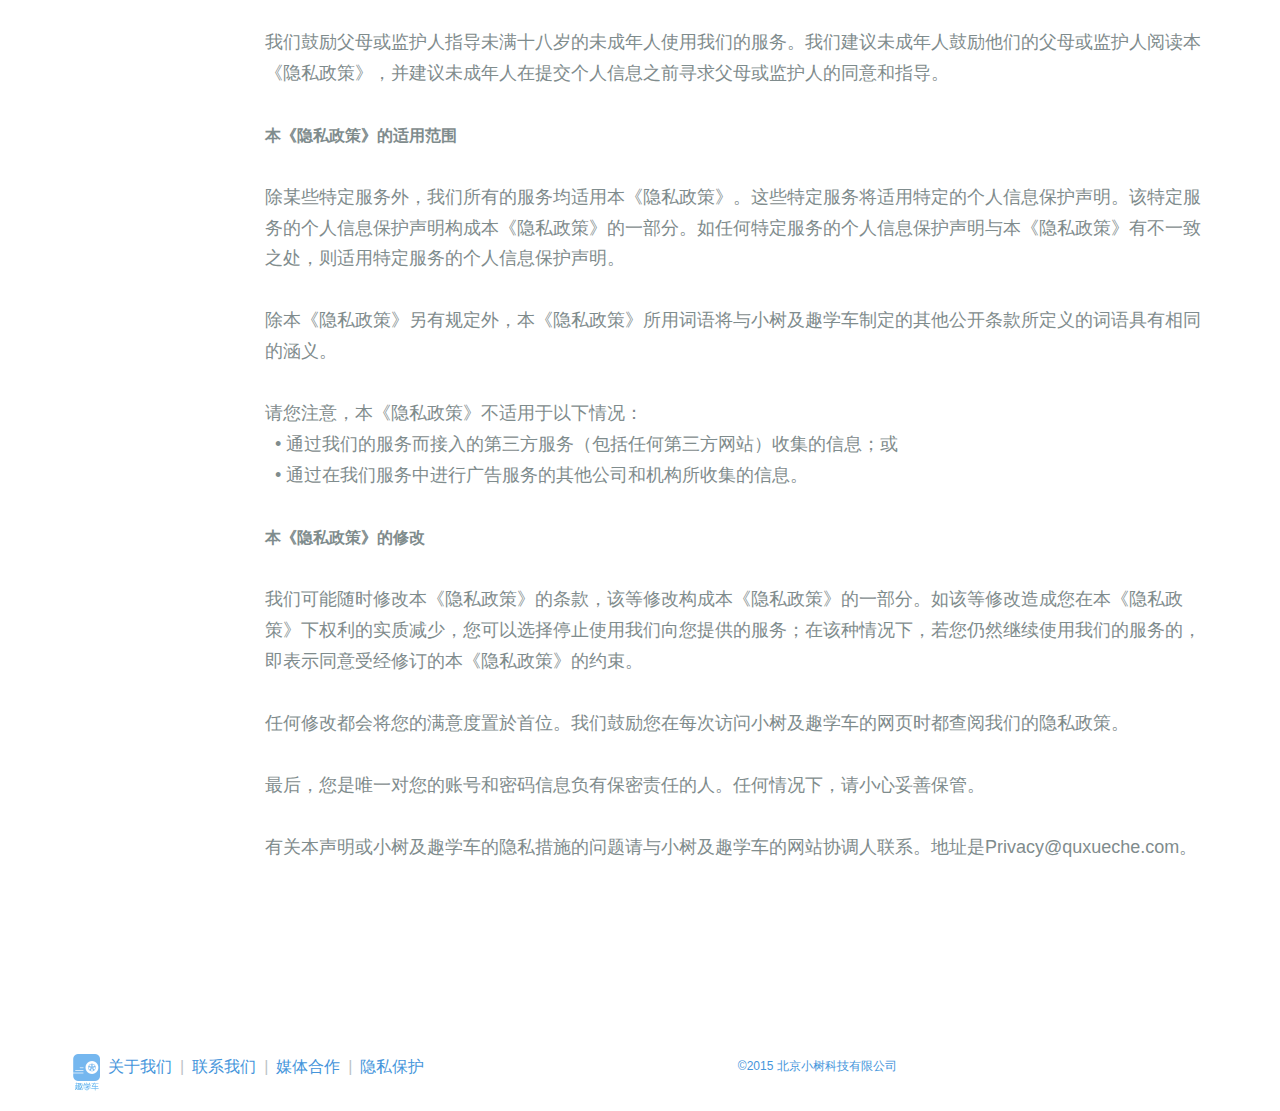
<file: don-drivingschool/privacy.html>
<!DOCTYPE html>
<html lang="en">
    <head>
        <meta charset="utf-8">
        <meta name="apple-mobile-web-app-capable" content="yes" />
        <meta name="viewport" content="width=device-width, initial-scale=1.0, maximum-scale=1.0, user-scalable=no" />
        <meta name="apple-mobile-web-app-status-bar-style" content="black" />
        <meta name="viewport" content="width=device-width, initial-scale=1.0">
        <meta name="viewport" content="width=device-width, initial-scale=1.0, maximum-scale=1.0, user-scalable=no" />
        <meta name="apple-mobile-web-app-status-bar-style" content="black" />
        <link rel="shortcut icon" href="startup/flat-ui/images/favicon.ico">
        
        <link rel="stylesheet" href="startup/flat-ui/bootstrap/css/bootstrap.css">
        <link rel="stylesheet" href="startup/flat-ui/css/flat-ui.css">
        <!-- Using only with Flat-UI (free)-->
        <link rel="stylesheet" href="startup/common-files/css/icon-font.css">
        <!-- end -->
        <link rel="stylesheet" href="startup/common-files/css/animations.css">
        <link rel="stylesheet" href="static/css/style.css">
        
        <title></title>
    </head>

    <body>
        <div class="page-wrapper"><header class="header-11">
    <div class="container">
        <div class="row">
            <div class="navbar col-sm-12" role="navigation">
                <div class="navbar-header">
                    <button type="button" class="navbar-toggle"></button>
                    <a class="brand" href="#"><img src="static/img/navbar-logo.png" width="134" height="24" alt=""></a>
                </div>
                <div class="collapse navbar-collapse pull-right">
                    <ul class="nav pull-left">
                        <li><a href="./index.html">首页</a></li>
                        <li><a href="./features.html">服务介绍</a></li>
                        <li><a href="#">注册/登录</a></li>
                        <li class="sidebar"><a href="./about.html">关于我们</a></li>
						<li class="sidebar"><a href="./contact.html">联系我们</a></li>
						<li class="sidebar"><a href="./press.html">媒体合作</a></li>
						<li class="sidebar"><a href="./privacy.html">隐私保护</a></li>
                    </ul>
                </div>
            </div>
        </div>
    </div>
    <div class="header-background"></div>
</header>

<section>
	<div class="container-fluid" id="features">
		<div class="row">
			<div class="col-sm-4" id="one">
				<div class="img-background" style="background-image: url('static/img/feature1.png');">
					<h5>实名评论<br>优质教练你来选</h5>
				</div>
			</div>
			<div class="col-sm-4" id="two">
				<div class="img-background" style="background-image: url('static/img/feature2.png');">
					<h5>不断进步<br>全天候跟踪进度</h5>
				</div>
			</div>
			<div class="col-sm-4" id="three">
				<div class="img-background" style="background-image: url('static/img/feature3.png');">
					<h5>杜绝垄断<br>让学费清晰透明</h5>
				</div>
			</div>
		</div>
	</div>
</section>

<!-- blog-1 -->
      <section class="blog-1">
        <div class="container">
          <div class="row">
            <div class="col-sm-2 links">
              <div class="tags">
                <h6>小树科技</h6>
                <ul>
                  <li><a href="./about.html">关于我们</a>
                  </li>
                  <li><a href="./contact.html">联系我们</a>
                  </li>
                  <li><a href="./press.html">媒体合作</a>
                  </li>
                  <li><a href="./privacy.html">隐私保护</a>
                  </li>
                </ul>
              </div>
    
            </div>
            <div class="col-sm-10">
              <p><b style="font-size:20px;">隐私政策</b><br><br><b style="font-size:16px;">前言</b><br>
			北京小树科技有限公司（小树）一向庄严承诺以保护使用其交互性产品和服务之用户的隐私。以下声明旨在披露与小树及趣学车网页及其其交互性产品和服务有关的隐私政策并试图回答以下问题：<br>

			  • 小树及趣学车收集哪些个人信息，如何收集、使用、储存和分享这些信息以及谁有权接触这些个人信息<br>
			  • 什么是cookies，它们是怎么用的<br>
			  • 小树及趣学车的用户在披露个人信息时有哪些选择<br>
			  • 小树及趣学车的用户怎样接近、更新、控制、保护或删除他/她的信息<br>
			  • 如果小树及趣学车的用户对小树及趣学车的隐私政策有问题，他们应该和谁联系<br><br>

			小树及趣学车是一个多维度的网站。它向用户提供广泛的服务，包括电子邮件、网上拍卖、虚拟社区、论坛、聊天室、个人主页、域名和即时通讯服务等。因为小树及趣学车的成功取决於建立与维护对用户的良好信誉，我们会坚定的实施保护我们用户隐私的措施。此外，我们认为自己有责任就在互联网上的隐私问题树立榜样并帮助建立有关标准。在登记过程中，每一项服务都要求用户提供不同类型和数量的个人信息。小树及趣学车力图通过善意使用这些资料而为用户提供更好的服务。本隐私政策适用於您与小树及趣学车页面的交互行为以及您登记和使用小树及趣学车的在线服务。除了在本隐私政策和服务条款以及其他公布的准则的规定的情况下，我们不会公布与用户个人身份有关的资料。请注意小树及趣学车不时地会检查其隐私措施，因此有关的措施会随之变化。我们恳请您定期光顾本页以确保对我们隐私政策最新版本始终保持了解。在阅读完本政策之後，如您对本《隐私政策》或与本《隐私政策》相关的事宜有任何问题，请与Privacy@quxueche.com联系。<br><br>
			<b>您使用或继续使用我们的服务，都表示您同意我们按照本《隐私政策》收集、使用、储存和分享您的信息。</b><br><br>
			
			<b style="font-size:16px;">小树及趣学车收集用户的两类信息：</b><br><br>
			(1) 与个人身份无关的信息：<br>
			当用户来到我们的网页，我们收集和汇总诸如哪些网页受到了访问，访问的顺序，链接途径等信息。收集这些信息涉及到记录访问小树及趣学车的每个用户的IP地址、操作平台、浏览器软件等。尽管这些信息无关个人身份，但我们能够通过其IP地址确定其使用的ISP和其上网的地理位置。这些无关个人身份的信息都帮助我们辩别我们网页最受欢迎的地区并确定我们推广活动的有效性。此外，我们也可能将这些信息披露给我们的广告客户，使他们知道点击他们广告的人数。<br><br>
			(2) 有关个人身份的信息：<br>
			在小树及趣学车网页的某些区域，比如在登记小树及趣学车学车时，用户会被要求提供生日等信息。在登记加入交互式的小树及趣学车虚拟社区时，用户会被要求提供姓名、代号、籍贯、性别、爱好及兴趣等信息。
			小树及趣学车收集这类关于个人身份的信息主要是为了用户能够更容易和更满意地使用小树及趣学车的网页。小树及趣学车的目标是向所有的互联网用户提供刺激、有趣及有教益的上网经历。而这些个人信息有助於我们实现这一目标。<br>
			所有用户应该知道，当他们在公告牌、聊天室、签名簿或其他公开场合披露其个人身份信息，该等信息可能会被他人收集并用来向他们发送未经邀约的电子邮件。当您发现小树及趣学车的用户不正当地收集或使用您或他人的信息时，请联系Privacy@quxueche.com. <br><br>
			
			<b style="font-size:16px;">上述两类信息的来源及小树及趣学车搜集这些信息的途径：</b><br><br>
			您提供的信息<br>
			  • 您在注册我们的账户或使用我们的服务时，向我们提供的相关个人信息，例如电话号码、电子邮件和银行卡号等；<br>
			  • 您通过我们的服务向其他方提供的共享信息，以及您使用我们的服务时所储存的信息。<br><br>
			其他方分享的您的信息<br>
			其他方使用我们的服务时所提供有关您的共享信息。<br>
			我们获取的您的信息<br>
			您使用我们服务时我们可能收集如下信息：<br>
			  • 日志信息指您使用我们服务时，系统可能会通过cookies、web beacon或其他方式自动采集的技术信息，包括：<br>
			    ◦ 设备或软件信息，例如您的移动设备、网页浏览器或您用于接入我们的服务的其他程序所提供的配置信息、您的IP地址和您的移动设备所用的版本和设备识别码；<br>
			    ◦ 您在使用我们服务时搜索和浏览的信息，例如您使用的网页搜索词语、访问的社交媒体页面url地址，以及您在使用我们服务时浏览或要求提供的其他信息和内容详情；<br>
			    ◦ 有关您曾使用的移动应用（APP）和其他软件的信息，以及您曾经使用该等移动应用和软件的信息；<br>
			    ◦ 您通过我们的服务进行通讯的信息，例如曾通讯的账号，以及通讯时间、数据和时长；及<br>
			    ◦ 您通过我们的服务分享的内容所包含的信息（元数据），例如拍摄或上传的共享照片或录像的日期、时间或地点等。 <br>
			  • 位置信息指您开启移动终端设备定位功能并使用我们基于位置提供的相关服务时，我们收集的有关您位置的信息，包括：<br> 
			    ◦ 您通过具有定位功能的移动设备使用我们的服务时，我们通过GPS或WiFi等方式收集的您的地理位置信息； <br>
			    ◦ 您或其他用户提供的包含您所处地理位置的实时信息，例如您提供的账户信息中包含的您所在地区信息，您或其他人上传的显示您当前或曾经所处地理位置的共享信息，例如您或其他人共享的照片包含的地理标记信息；以及<br>
			    ◦ 您可以通过关闭定位功能随时停止我们对您的地理位置信息的收集。<br><br>
			<b style="font-size:16px;">我们如何使用您的信息</b><br><br>
			我们可能将在向您提供服务的过程之中所收集的信息用作下列用途：<br>
			  • 向您提供服务；<br>
			  • 在我们提供服务时，用于身份验证、客户服务、安全防范、诈骗监测、存档和备份用途，确保我们向您提供的产品和服务的安全性；<br>
			  • 帮助我们设计新服务，改善我们现有服务；<br>
			  • 使我们更加了解您如何接入和使用我们的服务，从而针对性地回应您的个性化需求，例如语言设定、位置设定、个性化的帮助服务和指示，或对您和其他使用我们服务的用户作出其他方面的回应；<br>
			  • 向您提供与您更加相关的广告以替代普遍投放的广告；<br>
			  • 评估我们服务中的广告和其他促销及推广活动的效果，并加以改善；<br>
			  • 软件认证或管理软件升级；及<br>
			  • 让您参与有关我们产品和服务的调查。<br><br>
			为了让我们的用户有更好的体验、改善我们的服务或您同意的其他用途，在符合相关法律法规的前提下，我们可能将通过我们的某一项服务所收集的个人信息，以汇集信息或者个性化的方式，用于我们的其他服务。例如，在您使用我们的一项服务时所收集的您的个人信息，可能在另一服务中用于向您提供特定内容或向您展示与您相关的、而非普遍推送的信息。如我们在相关服务之中提供了相应选项，您也可以主动要求我们将您在该服务所提供和储存的个人信息用于我们的其他服务。<br><br>
			针对某些特定服务的特定个人信息保护声明将更具体地说明我们在该等服务中如何使用您的信息。<br><br>
			<b style="font-size:16px;">如何访问和控制您的信息</b><br><br>
			我们将尽量采取适当的技术手段，保证您可以访问、更新和更正您的注册信息或使用我们的服务时提供的其他个人信息。在访问、更新、更正和删除您的个人信息时，我们可能会要求您进行身份验证，以保障您的账户安全。<br><br>
			对于通过cookies和web beacon收集的您的信息，我们还在以下“COOKIES、日志档案和WEB BEACON”部分说明了向您提供的选择机制。<br><br>
			<b style="font-size:16px;">我们如何分享您的信息</b><br><br>
			除以下情形外，未经您同意，我们不会与任何第三方分享您的个人信息：<br>
			  • 我们可能将您的个人信息与我们的合作伙伴及第三方服务供应商、承包商及代理（例如代表我们发出电子邮件或推送通知的通讯服务提供商、以及为我们提供位置数据的地图服务供应商）分享（他们可能并非位于您所在法域），用作下列用途：<br>
			    ◦ 向您提供我们的服务；<br>
			    ◦ 实现“我们如何使用您的信息”部分所述目的；<br>
			    ◦ 履行我们在本《隐私政策》或小树及趣学车与您达成的其他协议中的义务和行使我们的权利；及<br>
			    ◦ 理解、维护和改善我们的服务。<br>
			如我们与任何上述第三方分享您的个人信息，我们将努力确保该等第三方在使用您的个人信息时遵守本《隐私政策》及我们要求其遵守的其他适当的保密和安全措施。<br>
			  • 随着我们业务的持续发展，我们有可能进行合并、收购、资产转让或类似的交易，而您的个人信息有可能作为此类交易的一部分而被转移。<br>
			  • 我们还可能为以下原因需要保留、保存或披露您的个人信息：<br>
			    ◦ 您授权或同意小树及趣学车披露的；<br>
			    ◦ 遵守适用的法律法规；<br>
			    ◦ 遵守法院命令或其他法律程序的规定；<br>
			    ◦ 遵守相关政府机关的要求；<br>
			    ◦ 我们认为为遵守适用的法律法规、维护社会公共利益、或保护我们或我们的集团公司、我们的客户、其他用户或雇员的人身和财产安全或合法权益或公共安全及利益所合理必需的；及<br>
			    ◦ 根据小树及趣学车各服务条款及声明中的相关规定，或者小树及趣学车认为必要的其他情形下。<br><br>
			<b style="font-size:16px;">我们如何保留、储存和保护您的信息</b><br><br>
			我们仅在本《隐私政策》所述目的所必需期间和法律法规要求的时限内保留您的个人信息。<br><br>
			我们使用各种安全技术和程序，以防信息的丢失、不当使用、未经授权阅览或披露。例如，在某些服务中，我们将利用加密技术（例如SSL）来保护您向我们提供的个人信息。但请您谅解，由于技术的限制以及风险防范的局限，即便我们已经尽量加强安全措施，也无法始终保证信息百分之百的安全。您需要了解，您接入我们的服务所用的系统和通讯网络，有可能因我们可控范围外的情况而发生问题。<br><br>
			<b style="font-size:16px;">有关共享信息的提示</b><br><br>
			我们的多项服务可让您不仅与您的社交网络、也与使用该服务的所有用户公开分享您的相关信息，例如，您在我们的服务中所上传或发布的信息（包括您公开的个人信息、您建立的名单）、您对其他人上传或发布的信息作出的回应，以及包括与这些信息有关的位置数据和日志信息。使用我们服务的其他用户也有可能分享与您有关的信息（包括位置数据和日志信息）。特别是我们的社交媒体服务，是专为使您可以与世界各地的用户共享信息而设计，从而使共享信息可实时、广泛的传递。只要您不删除共享信息，有关信息便一直留存在公众领域；即使您删除共享信息，有关信息仍可能由其他用户或不受我们控制的第三方独立地缓存、复制或储存，或由其他用户或该等第三方在公众领域保存。<br><br>
			因此，请您认真考虑您通过我们的服务上传、发布和交流的信息内容。在一些情况下，您可通过我们某些服务的隐私设定来控制有权浏览您的共享信息的用户范围。<br><br>
			小树及趣学车的用户总是可以选择是否披露信息。有些信息是登记我们的服务所必需的，但大多数其他信息的提供是由用户决定的。小树及趣学车将视用户舒适度及自主选择为首位。<br><br>
			小树及趣学车为用户提供不计其数的网络互动活动，为便于用户参予互动活动并获取互动奖品，小树及趣学车通常要求申请者在联系方法(通讯地址和电话)之外，还要根据其个人兴趣填写表格。此类信息被小树及趣学车用来累积其用户的数据。如果用户不想提供所要求的信息和参加此类活动，这完全由用户自行决定。<br><br>
			<b style="font-size:16px;">有关信息更新与公开的特别提示</b><br><br>
			小树及趣学车鼓励用户更新和修改其个人信息以使其有效。小树及趣学车用户能在任何时候非常容易地获取并修改其个人信息。用户可以自行决定修改、删除他们的相关资料。<br><br>
			请记住，无论何时您自愿披露个人信息（如在留言板、通过电子邮件或在聊天区公布）， 此种信息可能被他人收集及使用，因此造成您的个人信息泄露，小树及趣学车不承担责任，如果您将个人信息公布在上述渠道，您就有可能造成个人信息泄露。因此，我们提醒并请您慎重考虑是否有必要在上述渠道公开您的个人信息。<br><br>
			<b style="font-size:16px;">有关敏感个人信息的提示</b><br><br>
			某些个人信息因其特殊性可能被认为是敏感个人信息，例如您的种族、宗教、个人健康和医疗信息等。<br><br>
			请注意，您在我们的服务中所提供、上传或发布的内容和信息（例如有关您社交活动的照片或信息），可能会泄露您的敏感个人信息。您需要谨慎地考虑，是否使用我们的服务披露您的敏感个人信息。<br><br>
			您同意您的敏感个人信息按本《隐私政策》所述的目的和方式来处理。<br><br>
			<b style="font-size:16px;">COOKIES、日志档案和WEB BEACON</b><br><br>
			通过使用Cookies，小树及趣学车向用户提供简单易行并富个性化的网络体验。一个Cookies是少量的数据，它们从一个网络服务器送至您的浏览器并存在计算机硬盘上。小树及趣学车使用Cookies是为了让其用户受益。比如，为使得小树及趣学车虚拟社区的登录过程更快捷，用户们可以选择把用户名和口令存在一个Cookies中。这样下次当用户要登录小树及趣学车的服务时，只要点击一键就可以了。Cookies能帮助我们确定您连接的页面和内容，您在小树及趣学车特定网页上花费的时间和您所选择的小树及趣学车的服务。<br><br>
			Cookies 还能告诉我们您在我们的网页上看到了哪些广告。总之，Cookies是放置在小树及趣学车的计算机或服务器上的您的身份证。Cookies只能被设置它们的服务器阅读，而且不能执行任何代码或病毒。Cookies使得小树及趣学车能更好、更快地为您服务，并且使您在小树及趣学车网页上的经历更富个性化。然而，您应该能够控制Cookies是否以及怎样被你的浏览器接受。请查阅您的浏览器附带的文件以获得更多这方面的信息。简而言之，小树及趣学车将Cookies当作一种便捷的体验，其作用是使得用户在从小树及趣学车的一项服务转到另一项服务时，无须再证明自己的身份。<br><br>
			我们和第三方合作伙伴可能通过cookies和web beacon收集和使用您的信息，并将该等信息储存。<br><br>
			我们使用自己的cookies和web beacon，用于以下用途：<br>
			  • 记住您的身份。例如：cookies和web beacon有助于我们辨认您作为我们的注册用户的身份，或保存您向我们提供有关您的喜好或其他信息； <br>
			  • 分析您使用我们服务的情况。我们可利用cookies和web beacon来了解您使用我们的服务进行什么活动、或哪些网页或服务最受欢迎；及<br>
			  • 广告优化。Cookies和web beacon有助于我们根据您的信息，向您提供与您相关的广告而非进行普遍的广告投放。<br><br>
			我们为上述目的使用cookies和web beacon的同时，可能将通过cookies和web beacon收集的非个人身份信息汇总提供给广告商和其他伙伴，用于分析您和其他用户如何使用我们的服务并用于广告服务。<br><br>
			我们的产品和服务上可能会有广告商和其他合作方放置的cookies和web beacon。这些cookies和web beacon可能会收集与您相关的非个人身份信息，以用于分析用户如何使用该等服务、向您发送您可能感兴趣的广告，或用于评估广告服务的效果。这些第三方cookies和web beacon收集和使用该等信息不受本《隐私政策》约束，而是受到其自身的个人信息保护声明约束，我们不对第三方的cookies或web beacon承担责任。<br><br>
			您可以通过浏览器或用户选择机制拒绝或管理cookies或web beacon。但请您注意，如果您停用cookies或web beacon，我们有可能无法为您提供最佳的服务体验，某些服务也可能无法正常使用。同时，您仍然将收到同样数量的广告，只是这些广告与您的相关性会降低。<br><br>
			<b style="font-size:16px;">广告</b><br><br>
			我们可能使用您的信息，向您提供与您更加相关的广告。<br><br>
			我们也可能使用您的信息，通过我们的服务、电子邮件或其他方式向您发送营销信息，提供或推广我们或第三方的如下商品和服务：<br>
			  • 我们的商品和服务，包括但不限于：即时通讯服务、网上媒体服务、互动娱乐服务、社交网络服务、付款服务、互联网搜索服务、位置和地图服务、应用软件和服务、数据管理软件和服务、网上广告服务、互联网金融及其他社交媒体、娱乐、电子商务、资讯及通讯软件和服务（“互联网服务”）；及<br>
			  • 第三方商品和服务，包括但不限于：互联网服务、食物和餐饮、体育、音乐、电影、电视、现场表演和其他艺术和娱乐、书册、杂志和其他刊物、服装和配饰、珠宝、化妆品、个人健康和卫生、电子、收藏品、家用器皿、电器、家居装饰和摆设、宠物、汽车、酒店、交通和旅游、银行、保险及金融服务、会员积分和奖励计划，以及我们认为可能与您相关的其他商品和服务。<br><br>
			如您不希望我们将您的个人信息用作前述广告用途，您可以通过我们在广告中提供的相关指示、或在特定服务中提供的选择机制，要求我们停止为上述用途使用您的个人信息。<br><br>
			<b style="font-size:16px;">我们向您发送的邮件和信息</b><br><br>
			邮件和信息推送<br><br>
			您使用我们服务时，我们可能使用您的信息向您的设备发送电子邮件、新闻或推送通知。如您不希望收到这些信息，您可以按照我们向您发出的电子邮件所述指示，在设备上选择取消订阅。<br><br>
			与服务有关的公告<br><br>
			我们可能在必需时（例如当我们由于系统维护而暂停某一项服务时）发出与服务有关的公告。您可能无法取消这些与服务有关、性质不属于推广的公告。<br><br>
			<b style="font-size:16px;">我们服务中的第三方服务</b><br><br>
			我们的服务可能包括或链接至第三方提供的社交媒体或其他服务（包括网站）。例如：<br>
			  • 您可利用 “分享”键将某些内容分享到我们的服务，或您可利用第三方连线服务登录我们的服务。这些功能可能会收集您的信息（包括您的日志信息），并可能在您的电脑装置cookies，从而正常运行上述功能；及
			  • 我们通过广告或我们服务的其他方式向您提供链接，使您可以接入第三方的服务或网站。<br><br>
			该等第三方社交媒体或其他服务由相关的第三方负责运营。您使用该等第三方的社交媒体服务或其他服务（包括您向该等第三方提供的任何个人信息），须受第三方自己的服务条款及个人信息保护声明（而非本《隐私政策》）约束，您需要仔细阅读其条款。本《隐私政策》仅适用于我们所收集的任何信息，并不适用于任何第三方提供的服务或第三方的信息使用规则，而我们对任何第三方使用由您提供的信息不承担任何责任。<br><br>
			<b style="font-size:16px;">年龄限制</b><br><br>
			小树及趣学车建议：任何未成年人参加网上活动应事先取得家长或其法定监护人（以下简称"监护人"）的同意。小树及趣学车将根据国家相关法律法规的规定保护未成年人的相关信息。<br><br>
			我们鼓励父母或监护人指导未满十八岁的未成年人使用我们的服务。我们建议未成年人鼓励他们的父母或监护人阅读本《隐私政策》，并建议未成年人在提交个人信息之前寻求父母或监护人的同意和指导。<br><br>
			<b style="font-size:16px;">本《隐私政策》的适用范围</b><br><br>
			除某些特定服务外，我们所有的服务均适用本《隐私政策》。这些特定服务将适用特定的个人信息保护声明。该特定服务的个人信息保护声明构成本《隐私政策》的一部分。如任何特定服务的个人信息保护声明与本《隐私政策》有不一致之处，则适用特定服务的个人信息保护声明。<br><br>
			除本《隐私政策》另有规定外，本《隐私政策》所用词语将与小树及趣学车制定的其他公开条款所定义的词语具有相同的涵义。<br><br>
			请您注意，本《隐私政策》不适用于以下情况：<br>
			  • 通过我们的服务而接入的第三方服务（包括任何第三方网站）收集的信息；或<br>
			  • 通过在我们服务中进行广告服务的其他公司和机构所收集的信息。<br><br>
			<b style="font-size:16px;">本《隐私政策》的修改</b><br><br>
			我们可能随时修改本《隐私政策》的条款，该等修改构成本《隐私政策》的一部分。如该等修改造成您在本《隐私政策》下权利的实质减少，您可以选择停止使用我们向您提供的服务；在该种情况下，若您仍然继续使用我们的服务的，即表示同意受经修订的本《隐私政策》的约束。<br><br>
			任何修改都会将您的满意度置於首位。我们鼓励您在每次访问小树及趣学车的网页时都查阅我们的隐私政策。<br><br>
			最后，您是唯一对您的账号和密码信息负有保密责任的人。任何情况下，请小心妥善保管。<br><br>
			有关本声明或小树及趣学车的隐私措施的问题请与小树及趣学车的网站协调人联系。地址是Privacy@quxueche.com。<br><br>
			</p>		

          
            </div>
          </div>
      
    
        </div>
      </section>

<footer class="footer-2 bg-white">
    <div class="container">
   	 
        <nav class="pull-left">
            <ul>
            	<li><a class="brand" href="#">
                <img src="static/img/footer-icon.png" width="30" height="37" alt="">
              </a></li>
            	
                <li><a href="./about.html">关于我们</a></li>
                <li class="footer-break">|</li>
                <li><a href="./contact.html">联系我们</a></li>
                <li class="footer-break">|</li>
                <li><a href="./press.html">媒体合作</a></li>
                <li class="footer-break">|</li>
                <li><a href="./privacy.html">隐私保护</a></li>
            </ul>
        </nav>
      
        <div class="additional-links">
            ©2015 北京小树科技有限公司
        </div>
    </div>
</footer>            <!-- Placed at the end of the document so the pages load faster -->
            <script src="startup/common-files/js/jquery-1.10.2.min.js"></script>
            <script src="startup/common-files/js/jquery.bxslider.min.js"></script>
            <script src="startup/common-files/js/jquery.scrollTo-1.4.3.1-min.js"></script>
            <script src="startup/common-files/js/jquery.sharrre.min.js"></script>
            <script src="startup/flat-ui/js/bootstrap.min.js"></script>
            <script src="startup/common-files/js/masonry.pkgd.min.js"></script>
            <script src="startup/common-files/js/modernizr.custom.js"></script>
            <script src="startup/common-files/js/page-transitions.js"></script>
            <script src="startup/common-files/js/easing.min.js"></script>
            <script src="startup/common-files/js/jquery.svg.js"></script>
            <script src="startup/common-files/js/jquery.svganim.js"></script>
            <script src="startup/common-files/js/jquery.backgroundvideo.min.js"></script>
            <script src="startup/common-files/js/froogaloop.min.js"></script>
            <script src="startup/common-files/js/startup-kit.js"></script>
            
	</script>
        </div>
    </body>
</html>
</file>
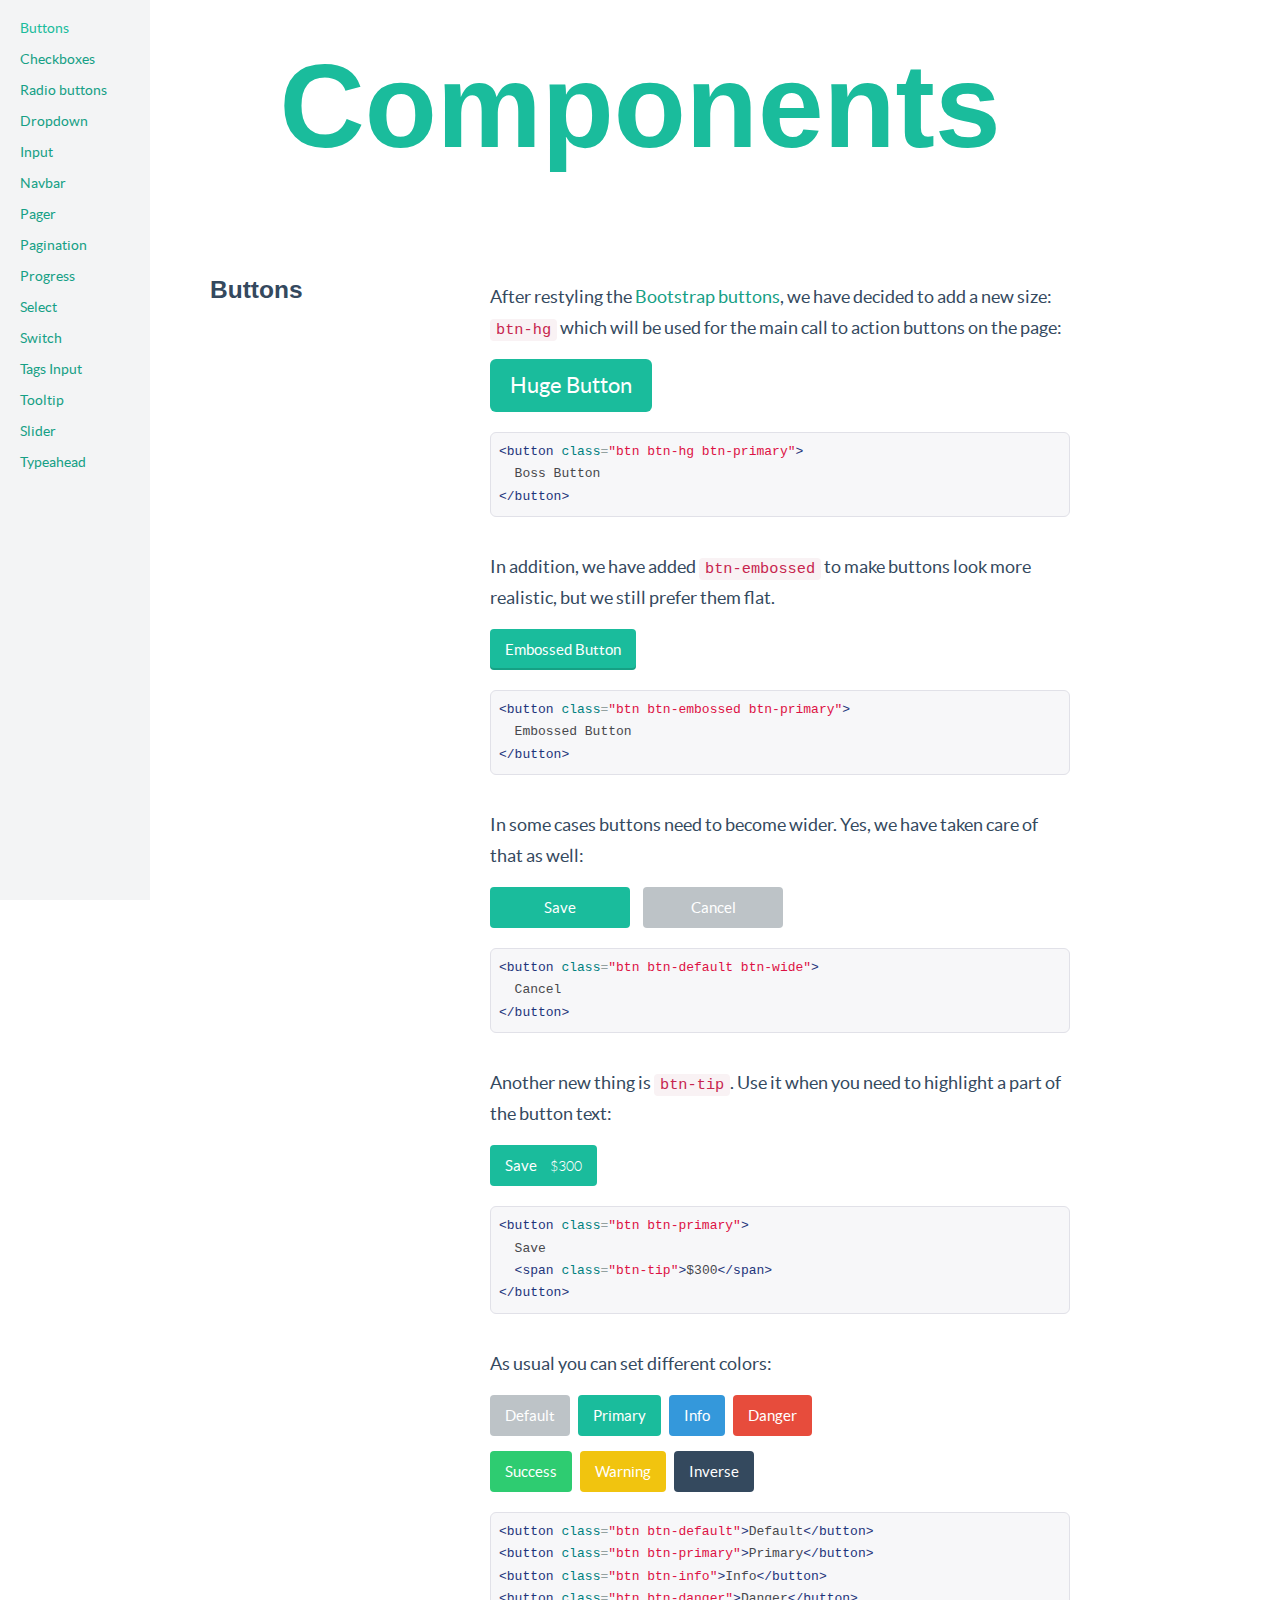
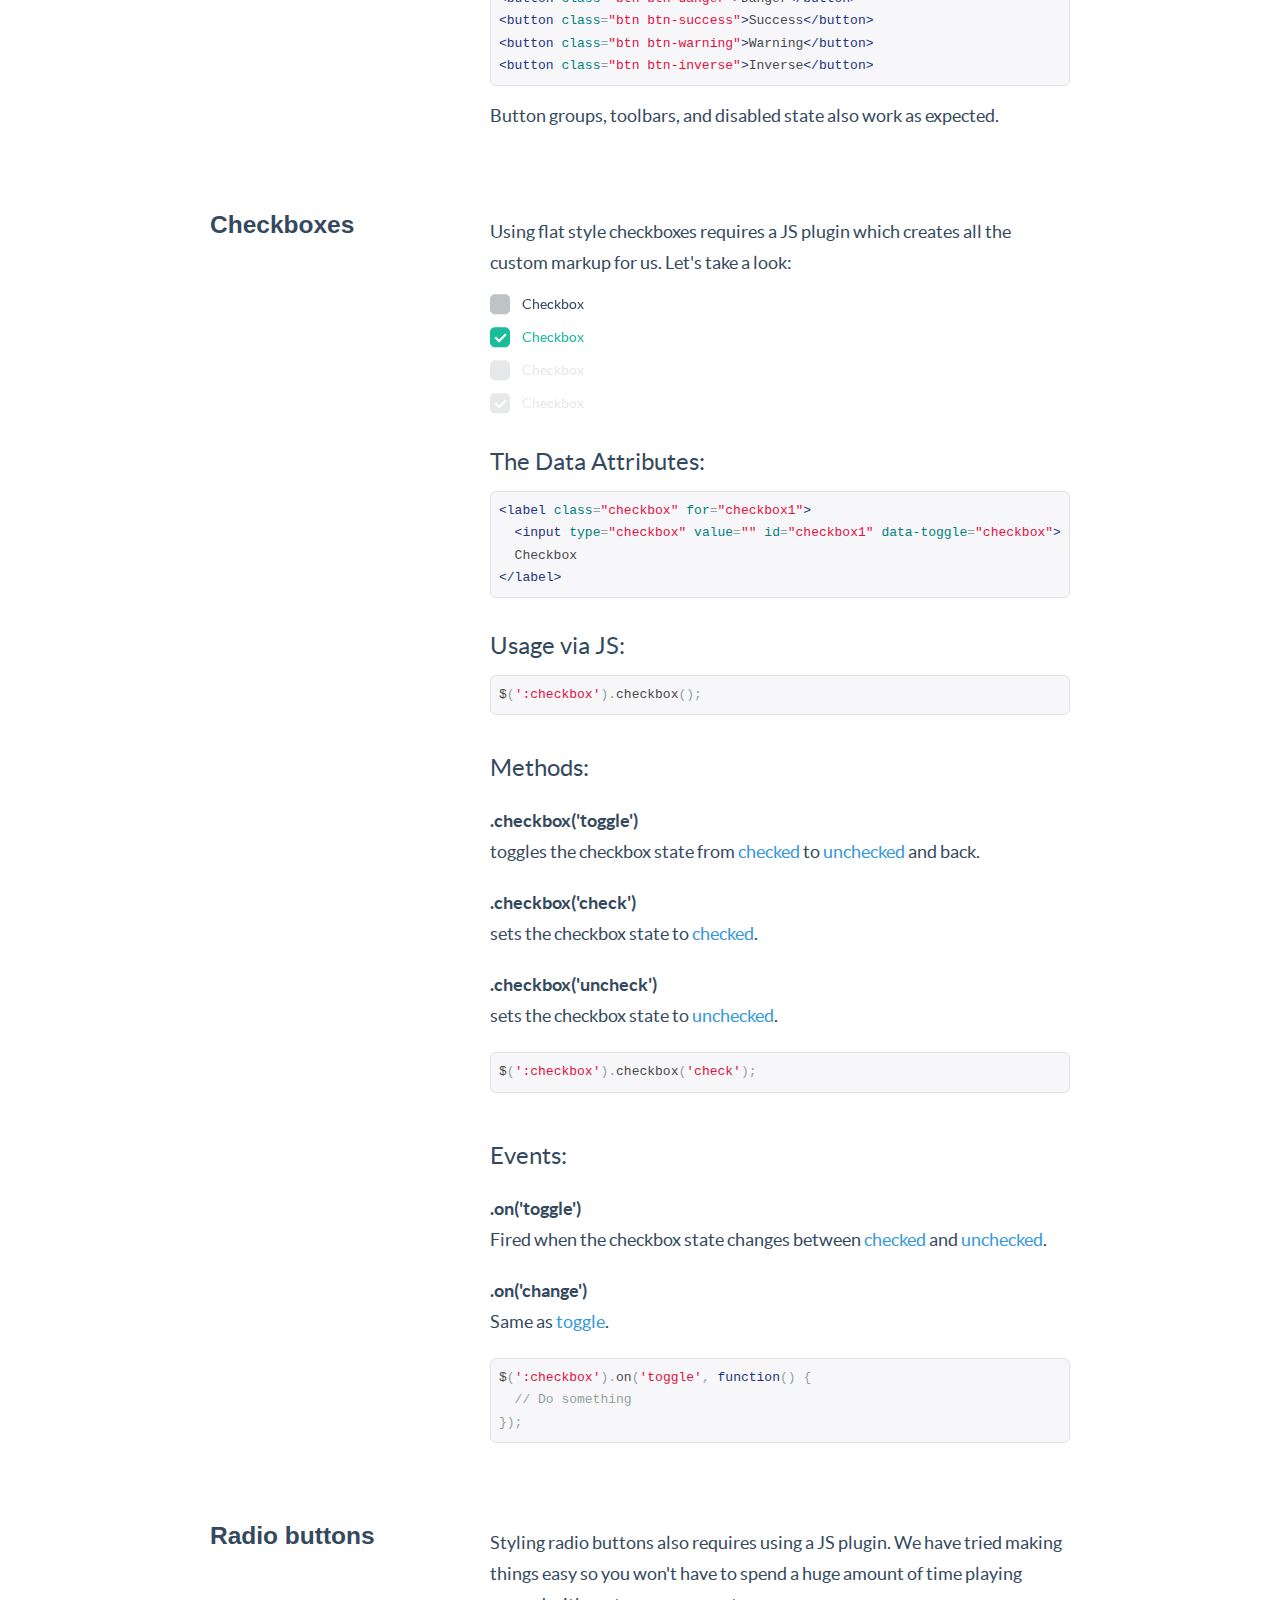
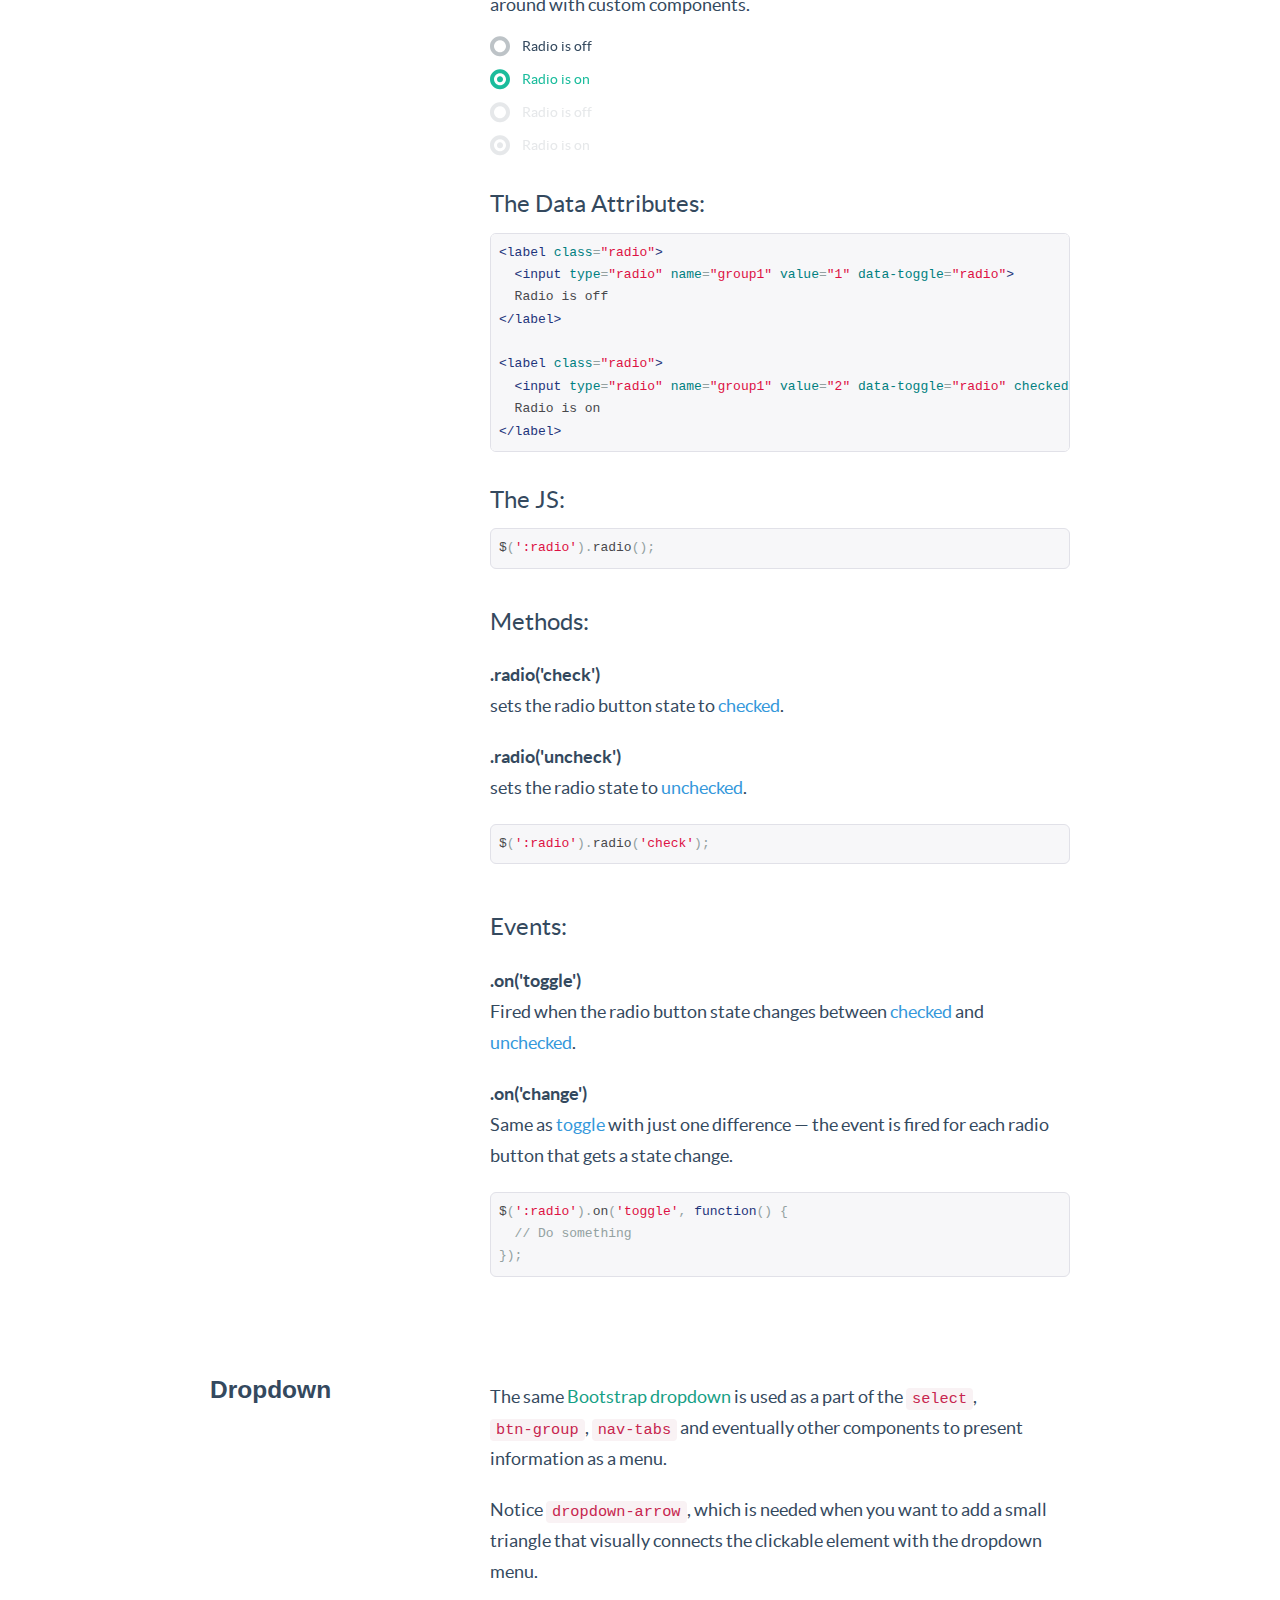
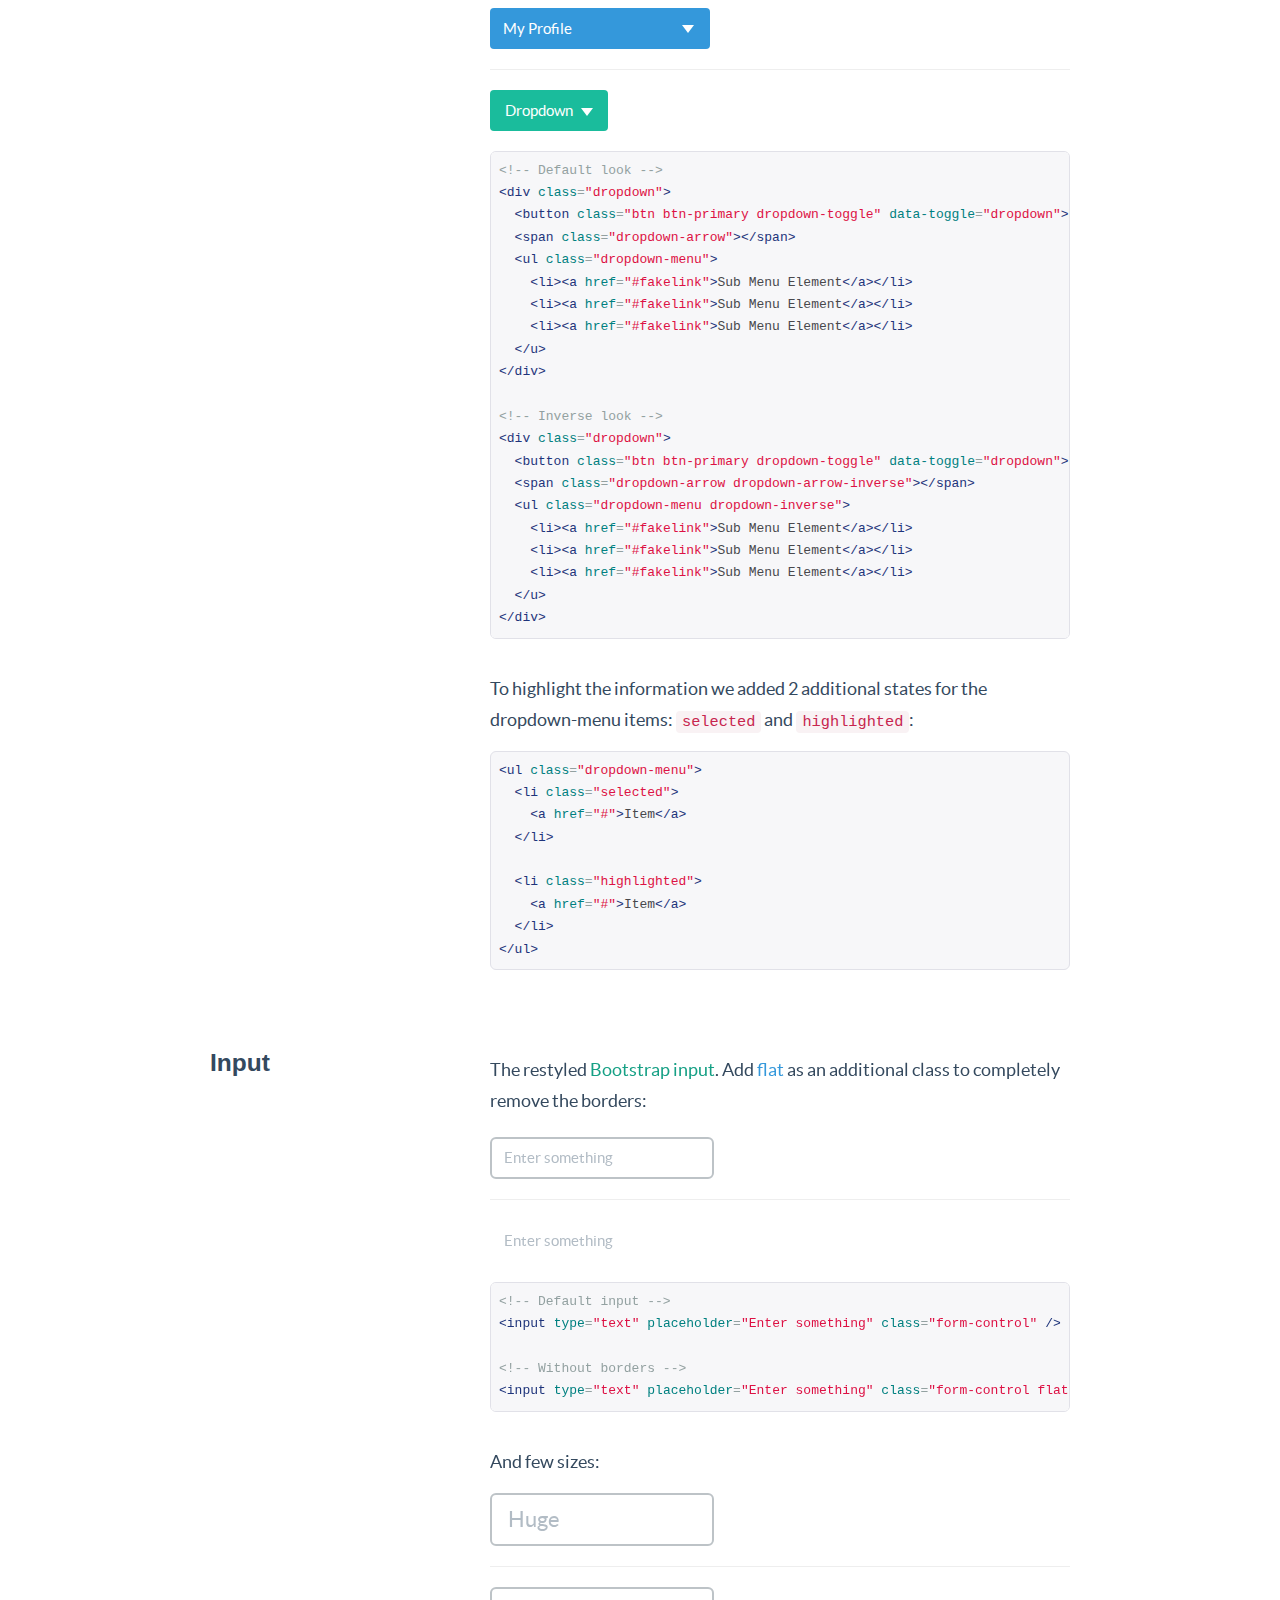
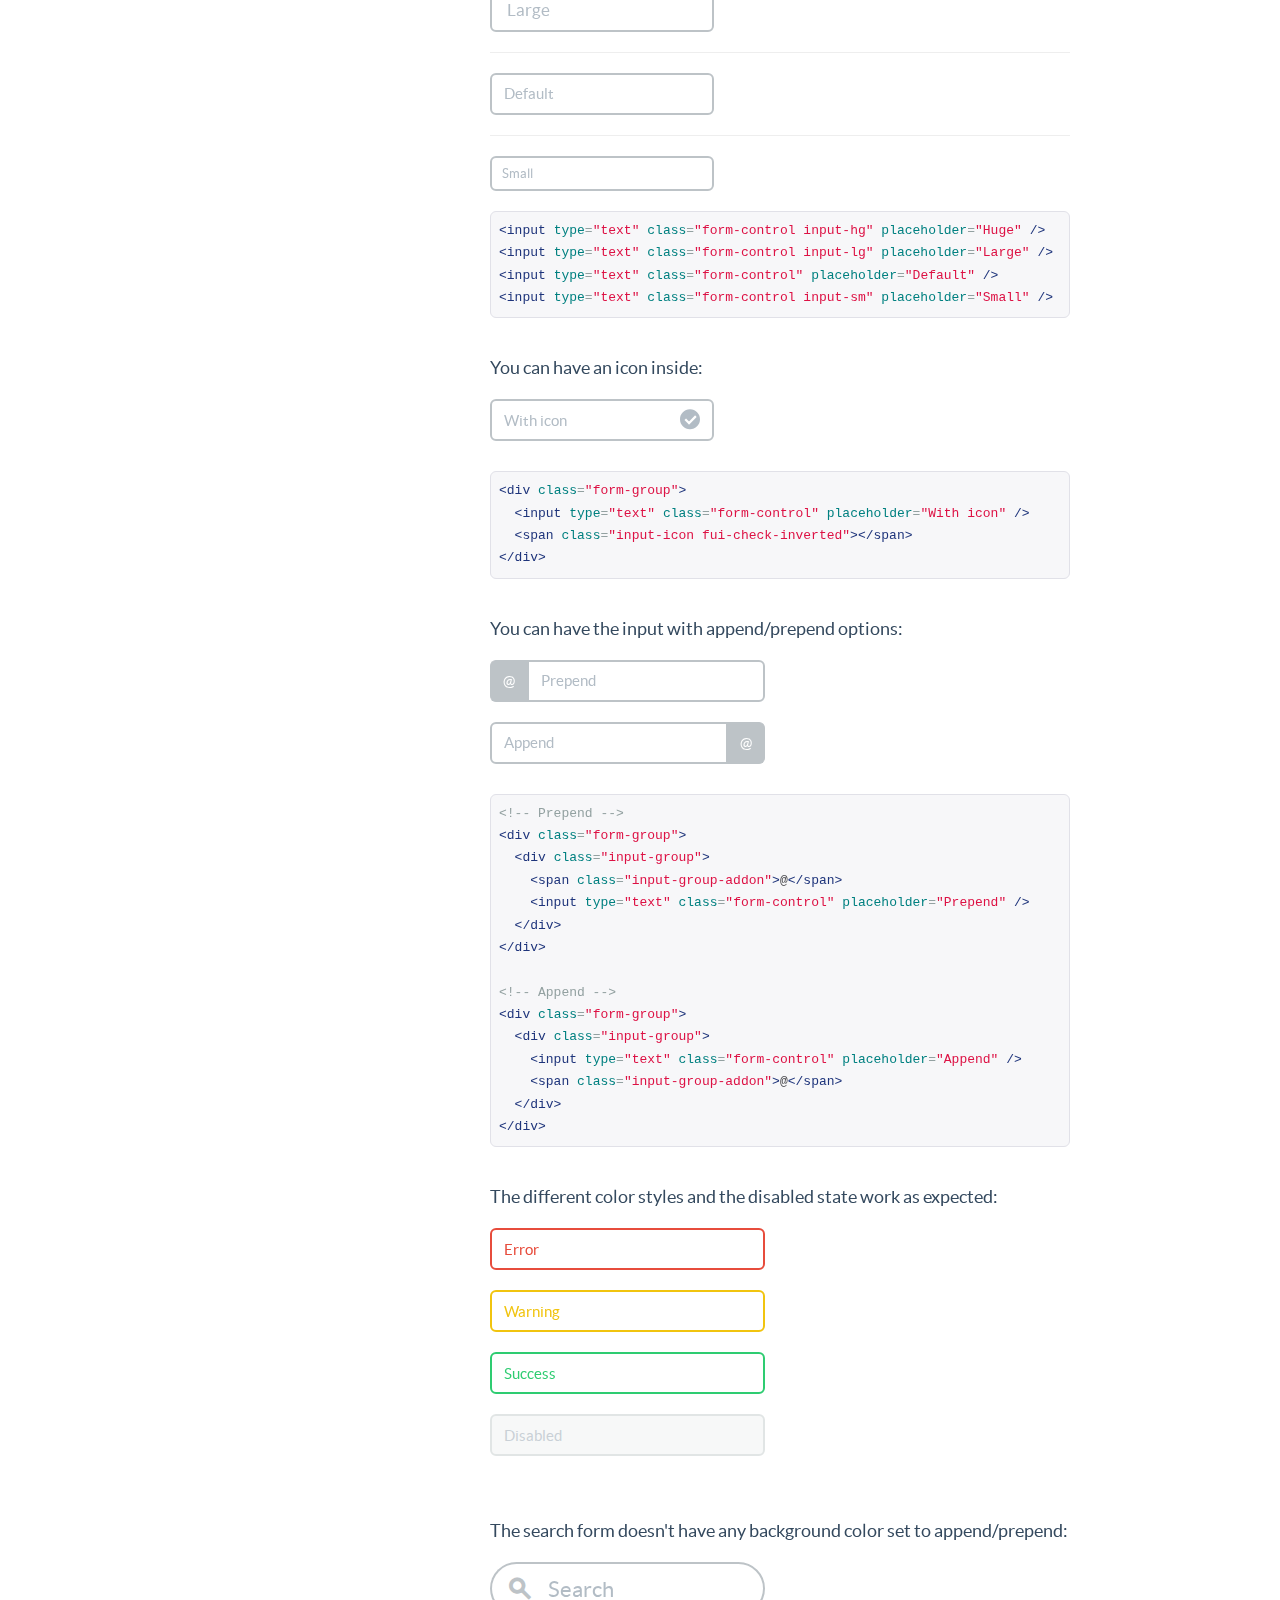
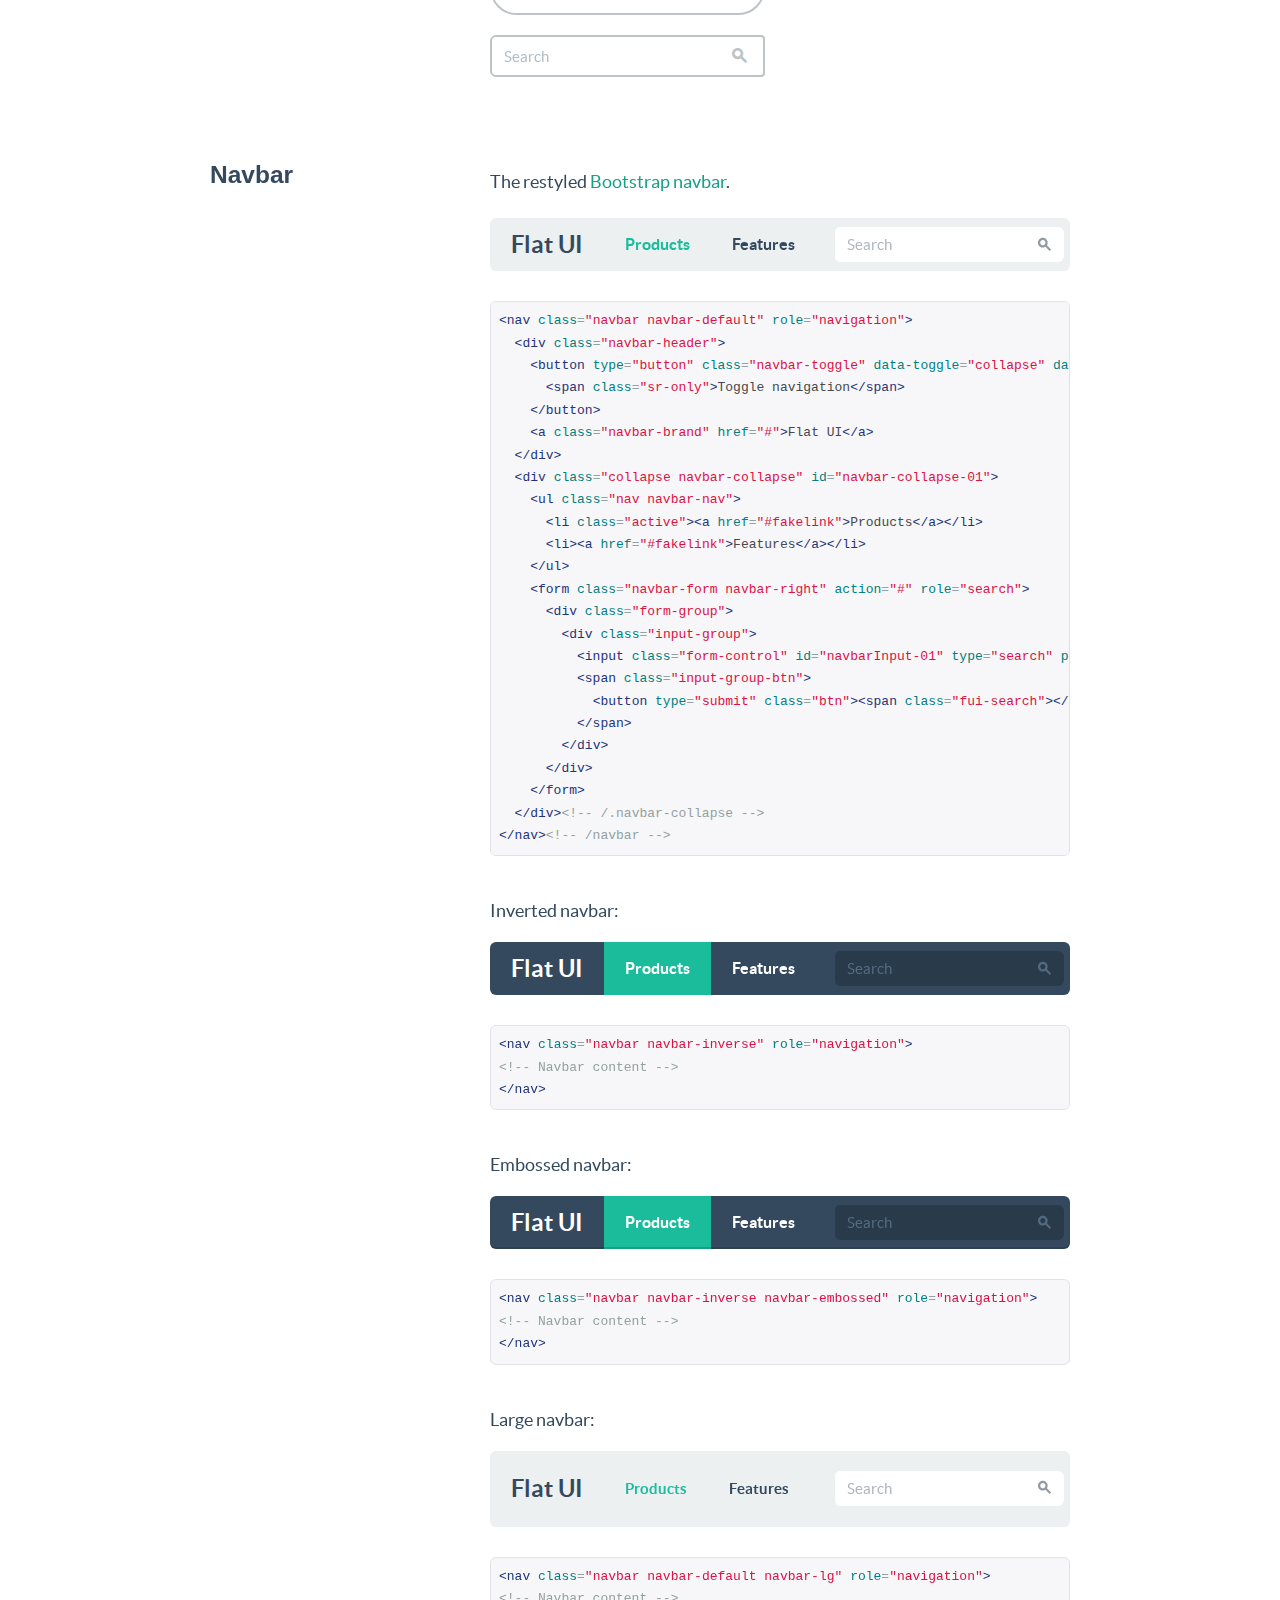
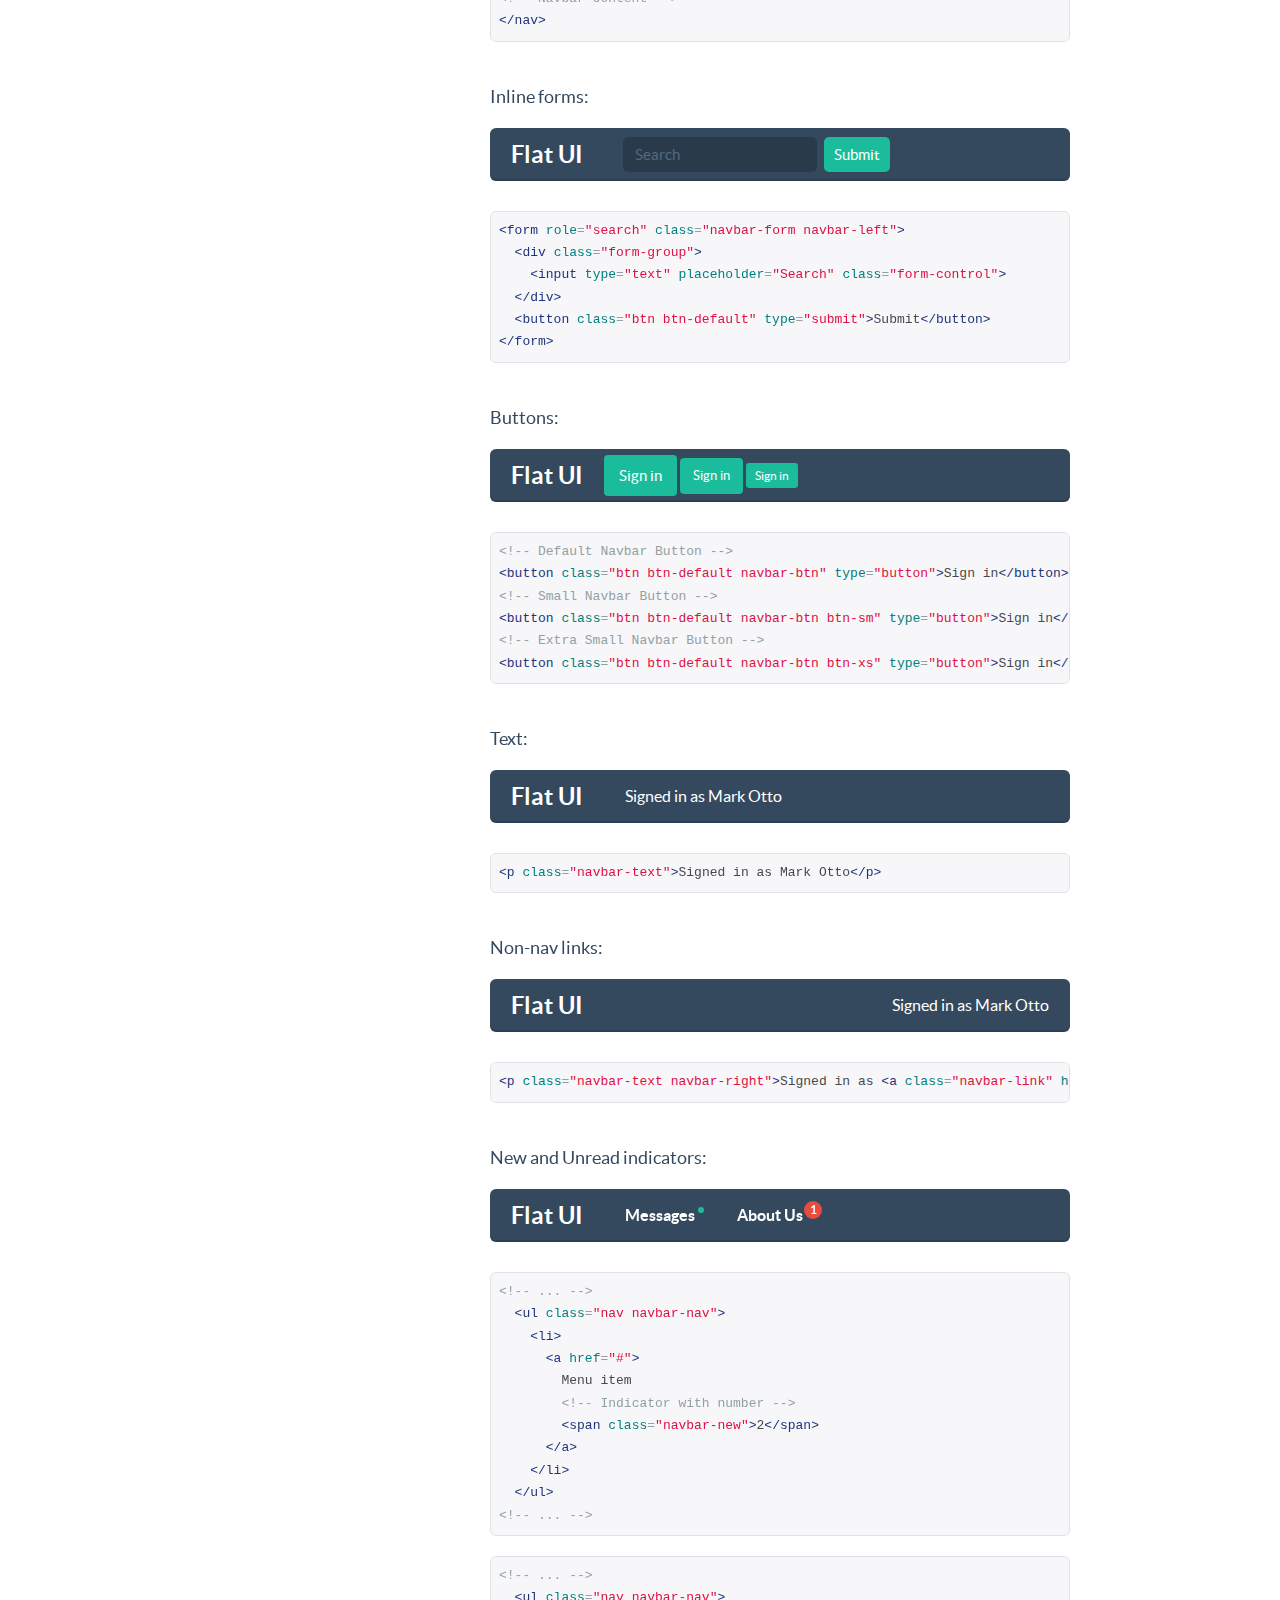
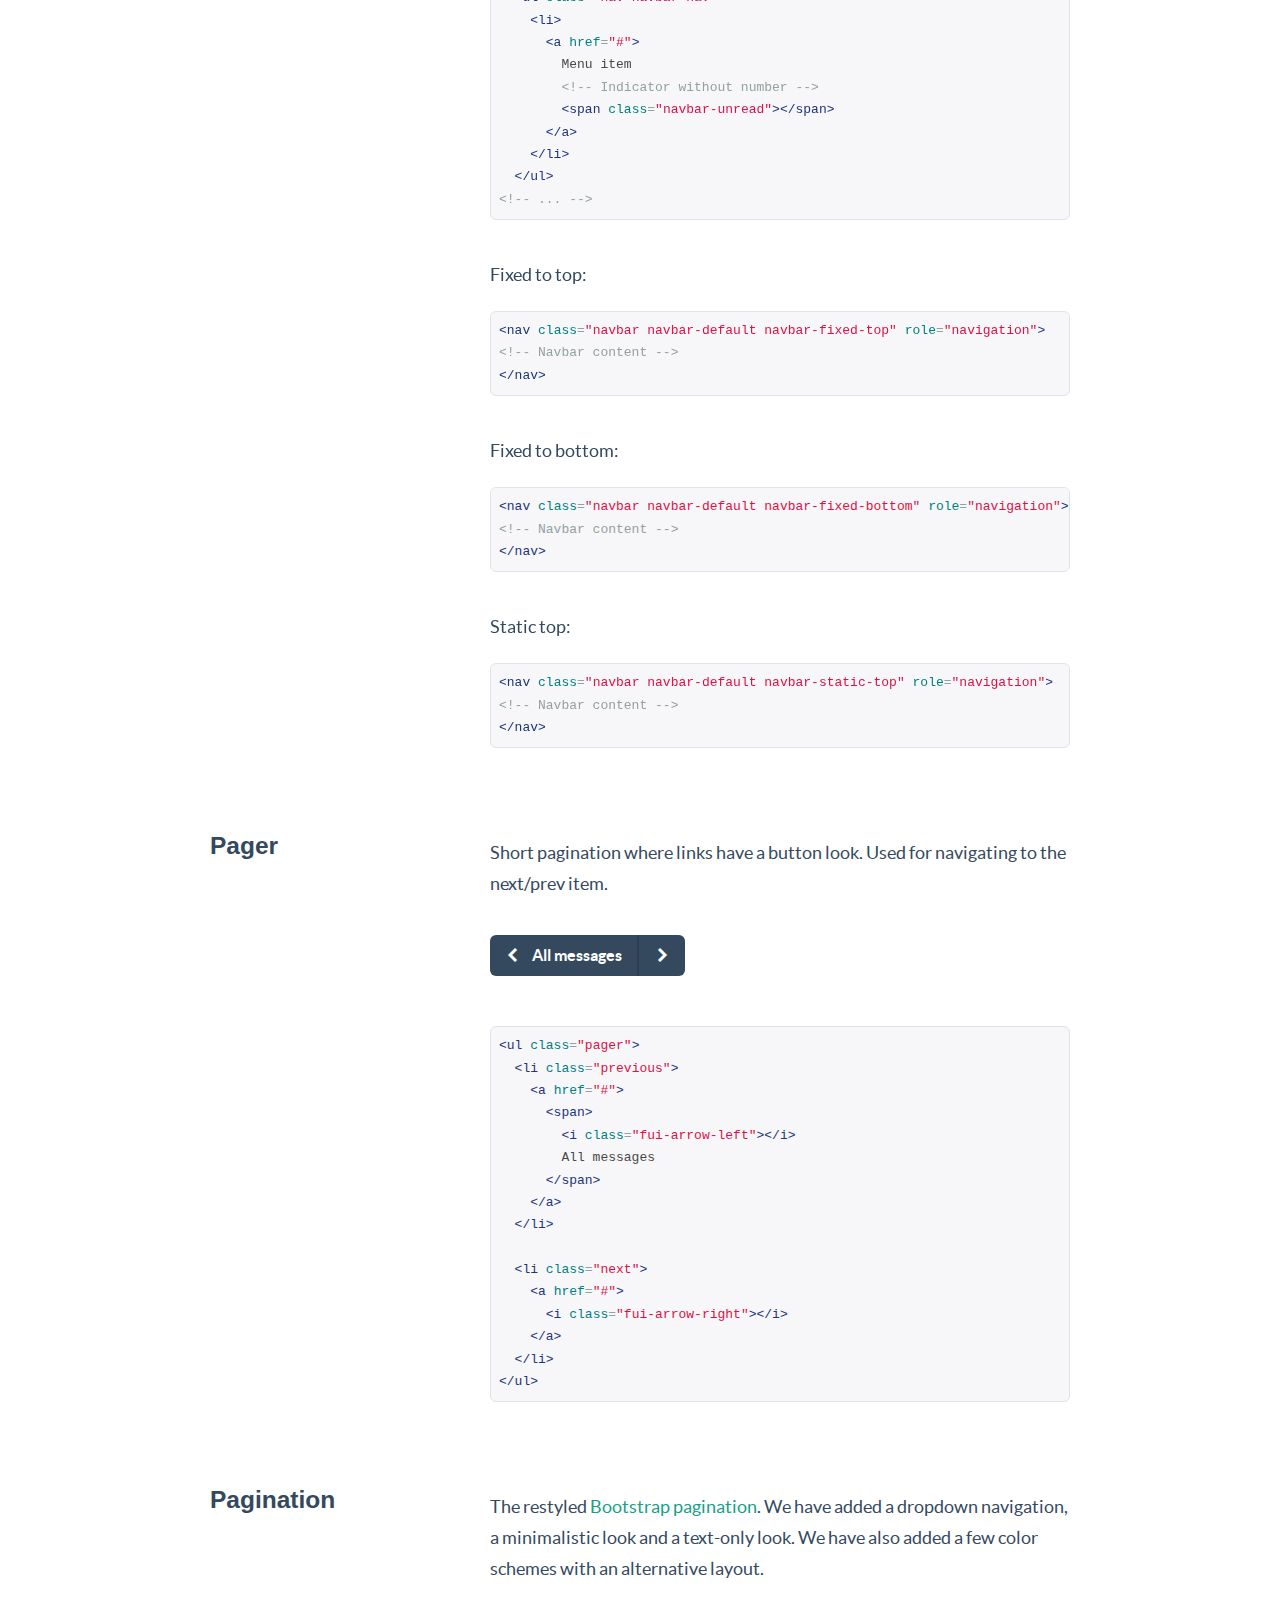
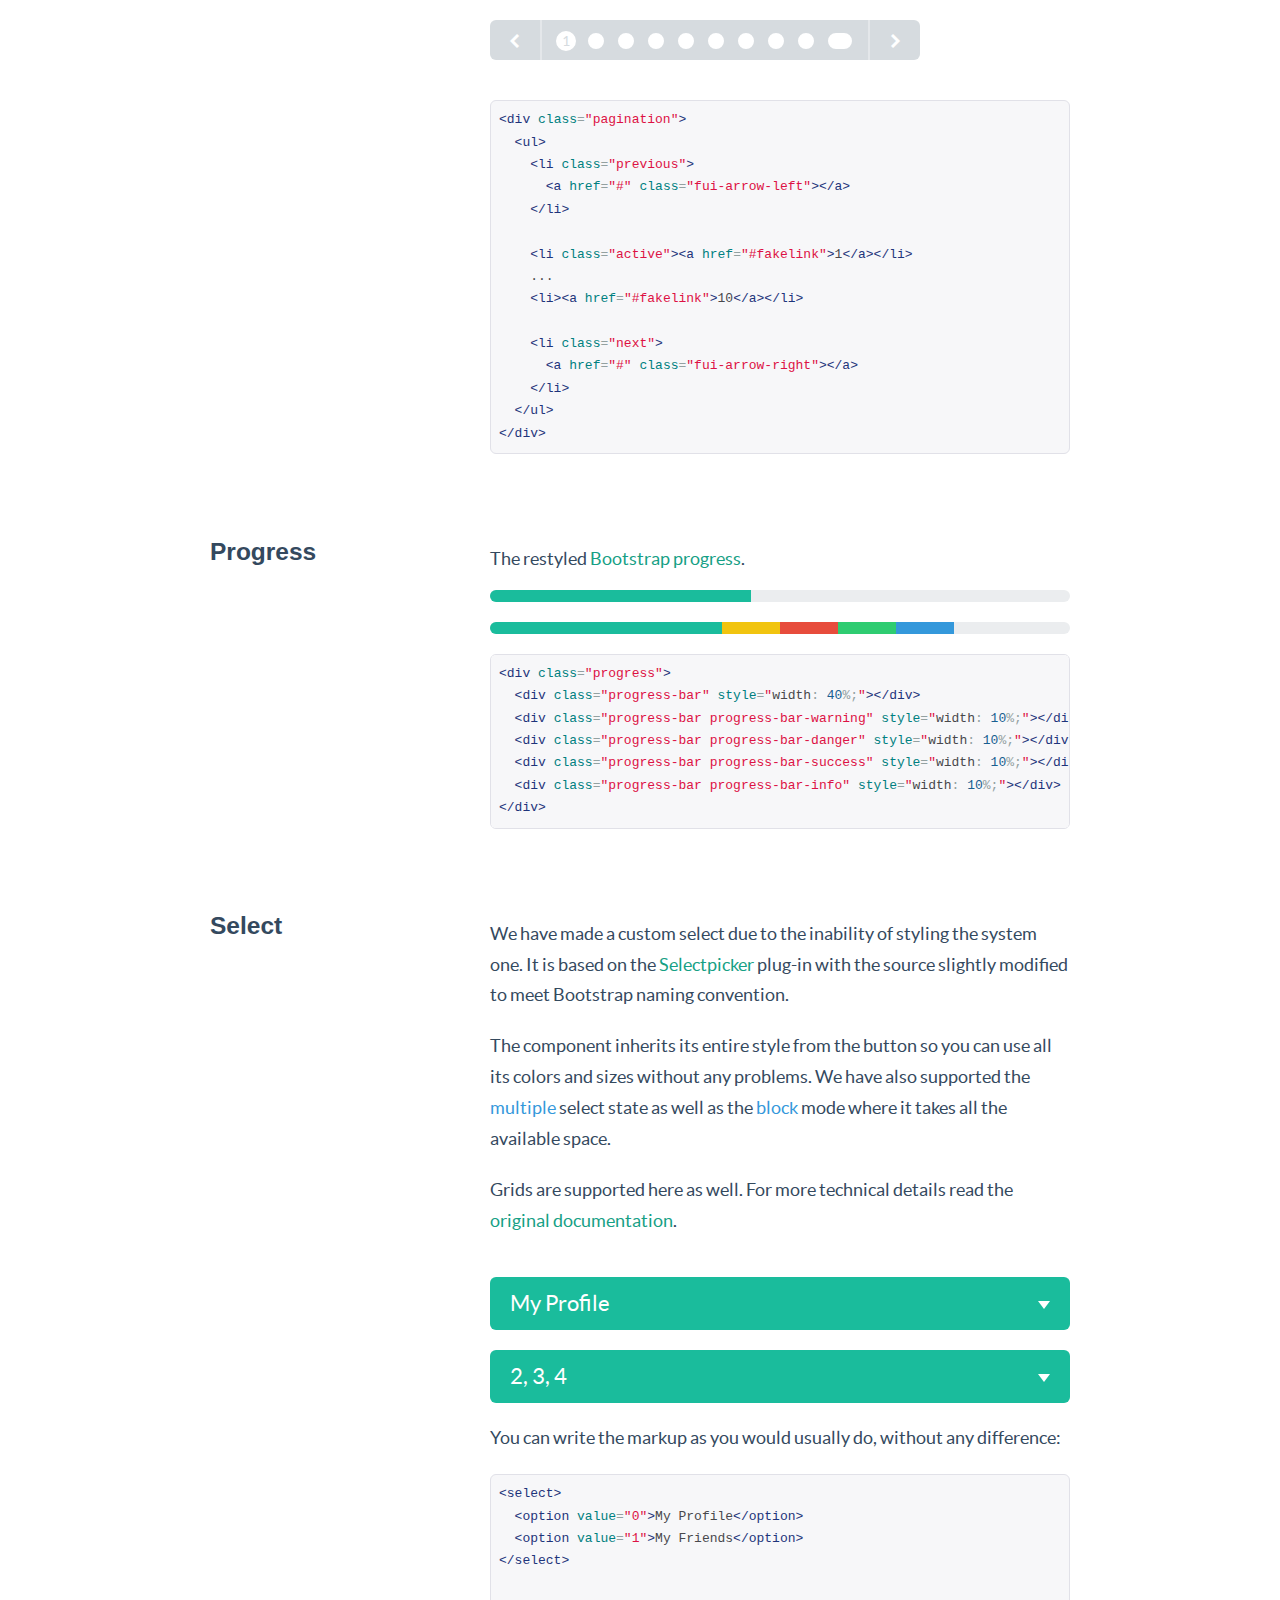
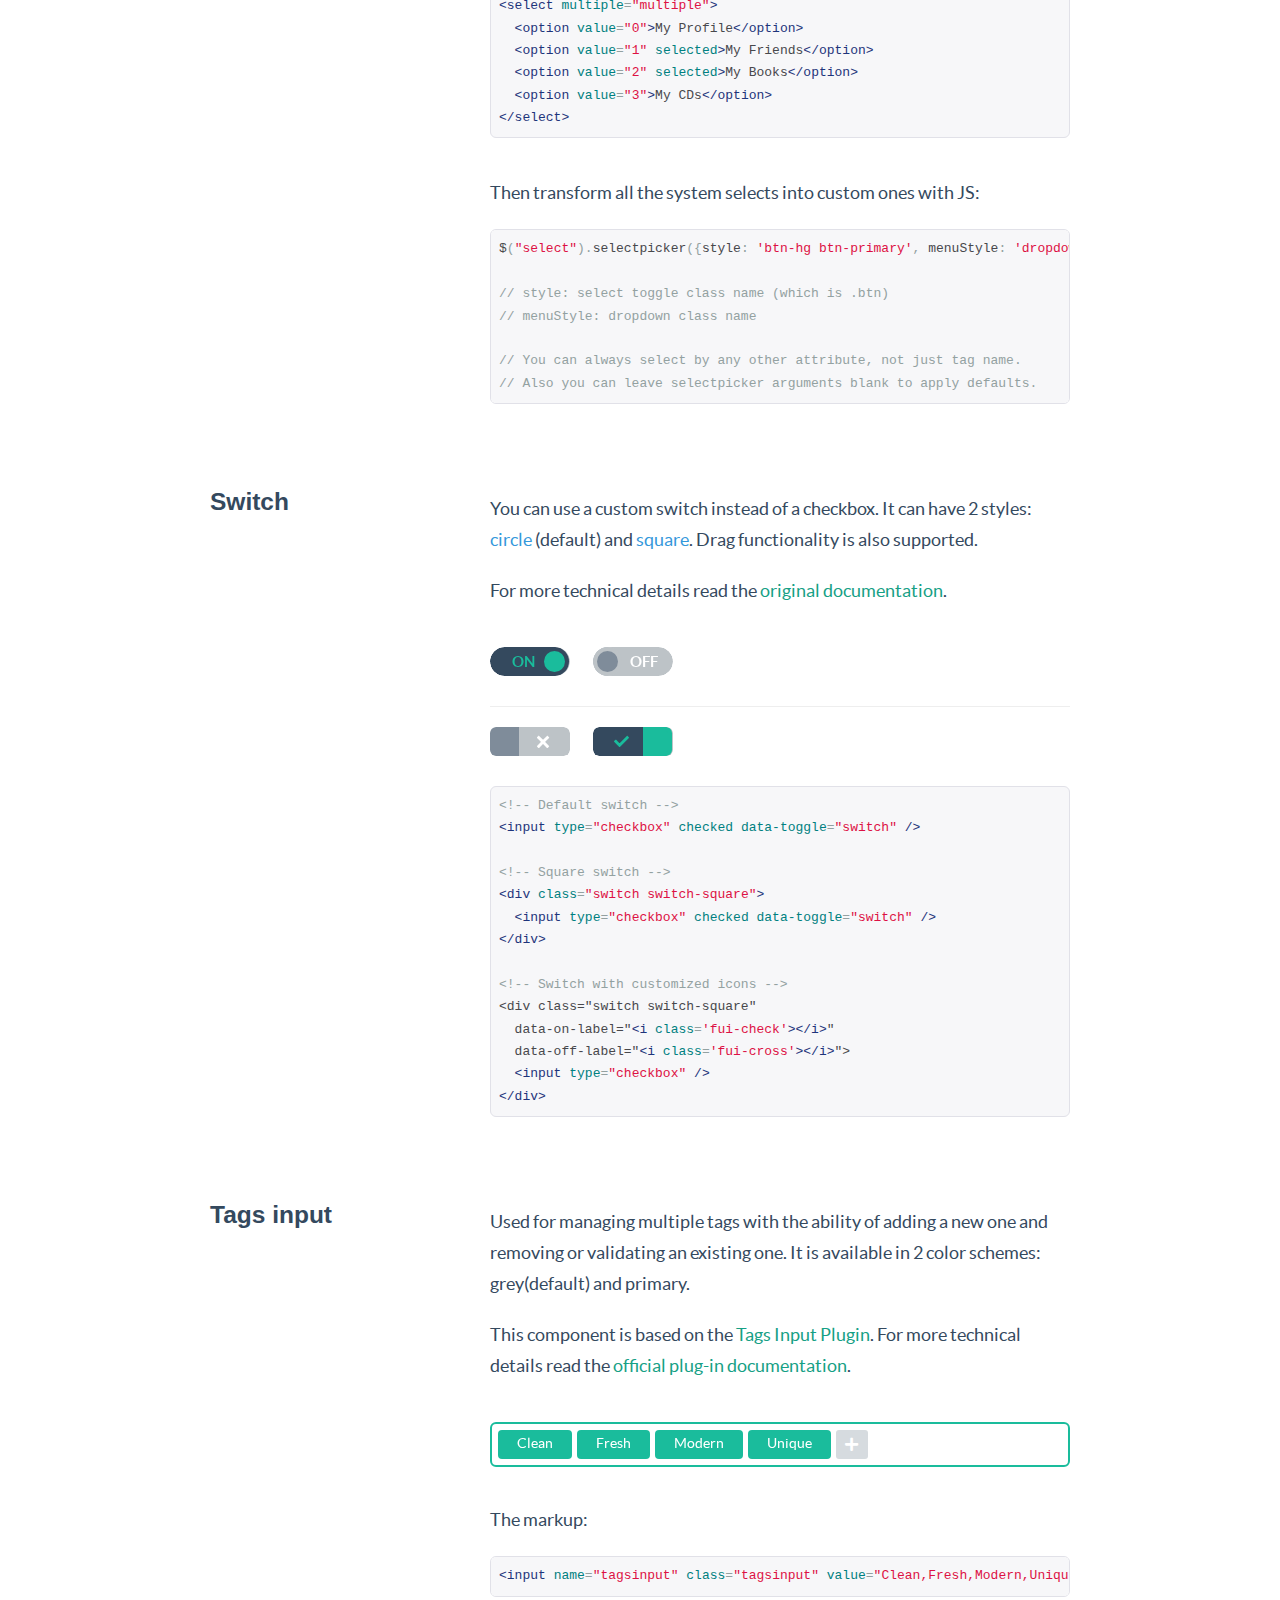
<file: don-drivingschool/startup/flat-ui/components.html>
<!DOCTYPE html>
<html lang="en">
  <head>
    <meta charset="utf-8">
    <title>Components &middot; Flat UI Free</title>
    <meta name="viewport" content="width=device-width, initial-scale=1.0">

    <!-- Loading Bootstrap -->
    <link href="bootstrap/css/bootstrap.css" rel="stylesheet">
    <link href="bootstrap/css/prettify.css" rel="stylesheet">

    <!-- Loading Flat UI -->
    <link href="css/flat-ui.css" rel="stylesheet">
    <link href="css/docs.css" rel="stylesheet">

    <link rel="shortcut icon" href="images/favicon.ico">

    <!-- HTML5 shim, for IE6-8 support of HTML5 elements. All other JS at the end of file. -->
    <!--[if lt IE 9]>
      <script src="js/html5shiv.js"></script>
      <script src="js/respond.min.js"></script>
    <![endif]-->
  </head>
  <body>
    <ul class="demo-sidebar hide-on-tablets">
      <li><a href="#fui-button">Buttons</a></li>
      <li><a href="#fui-checkbox">Checkboxes</a></li>
      <li><a href="#fui-radio">Radio buttons</a></li>
      <li><a href="#fui-dropdown">Dropdown</a></li>
      <li><a href="#fui-input">Input</a></li>
      <li><a href="#fui-navbar">Navbar</a></li>
      <li><a href="#fui-pager">Pager</a></li>
      <li><a href="#fui-pagination">Pagination</a></li>
      <li><a href="#fui-progress">Progress</a></li>
      <li><a href="#fui-select">Select</a></li>
      <li><a href="#fui-switch">Switch</a></li>
      <li><a href="#fui-tagsinput">Tags Input</a></li>
      <li><a href="#fui-tooltip">Tooltip</a></li>
      <li><a href="#fui-slider">Slider</a></li>
      <li><a href="#fui-typeahead">Typeahead</a></li>
    </ul> <!-- /nav -->

		<h1 class="demo-headline">Components</h1>		
    <div class="container">    	
    	<div id="fui-button" class="pbl"></div>
    	
      <div class="demo-row">
        <div class="demo-title">
          <h3>Buttons</h3>
        </div>

        <div class="demo-content">
          <p>
            After restyling the <a href="http://getbootstrap.com/css/#buttons">Bootstrap buttons</a>, we have decided to add a new size: <code>btn-hg</code> which will be used for the main call to action buttons on the page:
          </p>
          <p class="mbl">
            <button class="btn btn-hg btn-primary">Huge Button</button>
          </p>
<pre class="prettyprint">
&lt;button class="btn btn-hg btn-primary"&gt;
  Boss Button
&lt;/button&gt;
</pre>

          <p class="ptl">
            In addition, we have added <code>btn-embossed</code> to make buttons look more realistic, but we still prefer them flat.
          </p>
          <p class="mbl">
            <button class="btn btn-embossed btn-primary">Embossed Button</button>
          </p>
<pre class="prettyprint">
&lt;button class="btn btn-embossed btn-primary"&gt;
  Embossed Button
&lt;/button&gt;
</pre>

          <p class="ptl">
            In some cases buttons need to become wider. Yes, we have taken care of that as well:
          </p>
          <p class="mbl">
            <button class="btn btn-wide btn-primary mrm">Save</button>
            <button class="btn btn-wide btn-default">Cancel</button>
          </p>
<pre class="prettyprint">
&lt;button class="btn btn-default btn-wide"&gt;
  Cancel
&lt;/button&gt;
</pre>

          <p class="ptl">
            Another new thing is <code>btn-tip</code>. Use it when you need to highlight a part of the button text:
          </p>
          <p class="mbl">
            <button class="btn btn-primary">
              Save
              <span class="btn-tip">$300</span>
            </button>
          </p>
<pre class="prettyprint">
&lt;button class="btn btn-primary"&gt;
  Save
  &lt;span class="btn-tip"&gt;$300&lt;/span&gt;
&lt;/button&gt;
</pre>

          <p class="ptl">
            As usual you can set different colors:
          </p>
          <p>
	          <button class="btn btn-default mrs">Default</button>
            <button class="btn btn-primary mrs">Primary</button>
            <button class="btn btn-info mrs">Info</button>
            <button class="btn btn-danger mrs">Danger</button>
          </p>
          <p class="mbl">            
            <button class="btn btn-success mrs">Success</button>
            <button class="btn btn-warning mrs">Warning</button>
            <button class="btn btn-inverse mrs">Inverse</button>
          </p>
<pre class="prettyprint">
&lt;button class="btn btn-default"&gt;Default&lt;/button&gt;
&lt;button class="btn btn-primary"&gt;Primary&lt;/button&gt;
&lt;button class="btn btn-info"&gt;Info&lt;/button&gt;
&lt;button class="btn btn-danger"&gt;Danger&lt;/button&gt;
&lt;button class="btn btn-success"&gt;Success&lt;/button&gt;
&lt;button class="btn btn-warning"&gt;Warning&lt;/button&gt;
&lt;button class="btn btn-inverse"&gt;Inverse&lt;/button&gt;
</pre>

          <p>
            Button groups, toolbars, and disabled state also work as expected.
          </p>
        </div>        
      </div><!-- /.demo-row -->
      
			<div id="fui-checkbox" class="pbl"></div>
			
      <div class="demo-row">      	
        <div class="demo-title">
          <h3>Checkboxes</h3>
        </div>

        <div class="demo-content">
          <p>
            Using flat style checkboxes requires a JS plugin which creates all the custom markup for us. Let's take a look:
          </p>
          <label class="checkbox" for="checkbox1">
            <input type="checkbox" value="" id="checkbox1" data-toggle="checkbox">
            Checkbox
          </label>
          <label class="checkbox" for="checkbox2">
            <input type="checkbox" value="" id="checkbox2" checked="checked" data-toggle="checkbox">
            Checkbox
          </label>
          <label class="checkbox" for="checkbox3">
            <input type="checkbox" value="" id="checkbox3" data-toggle="checkbox" disabled="">
            Checkbox
          </label>
          <label class="checkbox" for="checkbox4">
            <input type="checkbox" value="" id="checkbox4" checked="checked" data-toggle="checkbox" disabled="">
            Checkbox
          </label>

          <h6 class="ptl">The Data Attributes:</h6>
<pre class="prettyprint">
&lt;label class="checkbox" for="checkbox1"&gt;
  &lt;input type="checkbox" value="" id="checkbox1" data-toggle="checkbox"&gt;
  Checkbox
&lt;/label&gt;
</pre>

          <h6 class="ptl">Usage via JS:</h6>
<pre class="prettyprint">
$(':checkbox').checkbox();
</pre>

          <div class="pvm">
            <h6>Methods:</h6>
          </div>
          <p class="mbl">
            <strong>.checkbox('toggle')</strong>
            <br/>
            toggles the checkbox state from <span class="text-info">checked</span>
            to <span class="text-info">unchecked</span> and back.
          </p>
          <p class="mbl">
            <strong>.checkbox('check')</strong>
            <br/>
            sets the checkbox state to <span class="text-info">checked</span>.
          </p>
          <p class="mbl">
            <strong>.checkbox('uncheck')</strong>
            <br/>
            sets the checkbox state to <span class="text-info">unchecked</span>.
          </p>
<pre class="prettyprint">
$(':checkbox').checkbox('check');
</pre>

          <div class="pbm ptl">
            <h6>Events:</h6>
          </div>
          <p class="mbl">
            <strong>.on('toggle')</strong>
            <br/>
            Fired when the checkbox state changes between
            <span class="text-info">checked</span> and
            <span class="text-info">unchecked</span>.
          </p>
          <p class="mbl">
            <strong>.on('change')</strong>
            <br/>
            Same as <span class="text-info">toggle</span>.
          </p>
<pre class="prettyprint">
$(':checkbox').on('toggle', function() {
  // Do something
});
</pre>          
          
        </div> <!-- /.demo-content -->
      </div> <!-- /.demo-row -->
      
      <div id="fui-radio" class="pbl"></div>

      <div class="demo-row">
        <div class="demo-title">
          <h3>Radio buttons</h3>
        </div>

        <div class="demo-content">
          <p>
            Styling radio buttons also requires using a JS plugin. We have tried making things easy so you won't have to spend a huge amount of time playing around with custom&nbsp;components.
          </p>
          <label class="radio">
            <input type="radio" name="group1" value="1" data-toggle="radio">
            Radio is off
          </label>
          <label class="radio">
            <input type="radio" name="group1" value="2" data-toggle="radio" checked>
            Radio is on
          </label>
          <label class="radio">
            <input type="radio" name="group2" value="1" data-toggle="radio" disabled>
            Radio is off
          </label>
          <label class="radio">
            <input type="radio" name="group2" value="2" data-toggle="radio" disabled checked>
            Radio is on
          </label>

          <h6 class="ptl">The Data Attributes:</h6>
<pre class="prettyprint">
&lt;label class="radio"&gt;
  &lt;input type="radio" name="group1" value="1" data-toggle="radio"&gt;
  Radio is off
&lt;/label&gt;

&lt;label class="radio"&gt;
  &lt;input type="radio" name="group1" value="2" data-toggle="radio" checked&gt;
  Radio is on
&lt;/label&gt;
</pre>

          <h6 class="ptl">The JS:</h6>
<pre class="prettyprint">
$(':radio').radio();
</pre>

          <div class="pvm">
            <h6>Methods:</h6>
          </div>
          <p class="mbl">
            <strong>.radio('check')</strong>
            <br/>
            sets the radio button state to <span class="text-info">checked</span>.
          </p>
          <p class="mbl">
            <strong>.radio('uncheck')</strong>
            <br/>
            sets the radio state to <span class="text-info">unchecked</span>.
          </p>
<pre class="prettyprint">
$(':radio').radio('check');
</pre>

          <div class="pbm ptl">
            <h6>Events:</h6>
          </div>
          <p class="mbl">
            <strong>.on('toggle')</strong>
            <br/>
            Fired when the radio button state changes between
            <span class="text-info">checked</span> and
            <span class="text-info">unchecked</span>.
          </p>
          <p class="mbl">
            <strong>.on('change')</strong>
            <br/>
            Same as <span class="text-info">toggle</span> with just one difference &mdash; the event is fired for each radio button that gets a state change.
          </p>
<pre class="prettyprint">
$(':radio').on('toggle', function() {
  // Do something
});
</pre>
        </div> <!-- /.demo-content -->
      </div> <!-- /.demo-row -->
    </div><!-- /.container -->

		

    <div class="container ptl">    	
    	<div id="fui-dropdown" class="pbl"></div>
    
      <div class="demo-row">
        <div class="demo-title">
          <h3>Dropdown</h3>
        </div>

        <div class="demo-content">
          <p class="mbl">
            The same <a href="http://getbootstrap.com/components/#dropdowns">Bootstrap dropdown</a> is used as a part of the <code>select</code>, <code>btn-group</code>, <code>nav-tabs</code> and eventually other components to present information as a menu.
          </p>

          <p class="mbl">
            Notice <code>dropdown-arrow</code>, which is needed when you want to add a small triangle that visually connects the clickable element with the dropdown menu.
          </p>

          <select name="info" class="mbn">
            <optgroup label="Profile">
              <option value="0">My Profile</option>
              <option value="1">My Friends</option>
            </optgroup>
            <optgroup label="System">
              <option value="2">Messages</option>
              <option value="3">My Settings</option>
              <option value="4" class="highlighted">Logout</option>
            </optgroup>
          </select>

          <hr/>
          
          <div class="row">
          	<div class="col-md-3">
	          	<div class="dropdown">
		          	<button class="btn btn-primary dropdown-toggle" data-toggle="dropdown">Dropdown<span class="caret"></span></button>
							  <span class="dropdown-arrow dropdown-arrow-inverse"></span>
		            <ul class="dropdown-menu dropdown-inverse">
		              <li><a href="#fakelink">Sub Menu Element</a></li>
		              <li><a href="#fakelink">Sub Menu Element</a></li>
		              <li><a href="#fakelink">Sub Menu Element</a></li>
		            </ul>
							</div>
          	</div>
          </div>
          

          <div class="pvl">
<pre class="prettyprint">
&lt;!-- Default look --&gt;
&lt;div class="dropdown"&gt;
  &lt;button class="btn btn-primary dropdown-toggle" data-toggle="dropdown">Dropdown&lt;span class="caret"&gt;&lt;/span&gt;&lt;/button&gt;
  &lt;span class="dropdown-arrow"&gt;&lt;/span&gt;
  &lt;ul class="dropdown-menu"&gt;
    &lt;li&gt;&lt;a href="#fakelink">Sub Menu Element&lt;/a&gt;&lt;/li&gt;
    &lt;li&gt;&lt;a href="#fakelink">Sub Menu Element&lt;/a&gt;&lt;/li&gt;
    &lt;li&gt;&lt;a href="#fakelink">Sub Menu Element&lt;/a&gt;&lt;/li&gt;
  &lt;/u&gt;
&lt;/div&gt;

&lt;!-- Inverse look --&gt;
&lt;div class="dropdown"&gt;
  &lt;button class="btn btn-primary dropdown-toggle" data-toggle="dropdown">Dropdown&lt;span class="caret"&gt;&lt;/span&gt;&lt;/button&gt;
  &lt;span class="dropdown-arrow dropdown-arrow-inverse"&gt;&lt;/span&gt;
  &lt;ul class="dropdown-menu dropdown-inverse"&gt;
    &lt;li&gt;&lt;a href="#fakelink">Sub Menu Element&lt;/a&gt;&lt;/li&gt;
    &lt;li&gt;&lt;a href="#fakelink">Sub Menu Element&lt;/a&gt;&lt;/li&gt;
    &lt;li&gt;&lt;a href="#fakelink">Sub Menu Element&lt;/a&gt;&lt;/li&gt;
  &lt;/u&gt;
&lt;/div&gt;
</pre>
          </div>

          <p>
            To highlight the information we added 2 additional states for the dropdown-menu items: <code>selected</code> and <code>highlighted</code>:
          </p>
<pre class="prettyprint">
&lt;ul class="dropdown-menu"&gt;
  &lt;li class="selected"&gt;
    &lt;a href="#"&gt;Item&lt;/a&gt;
  &lt;/li&gt;

  &lt;li class="highlighted"&gt;
    &lt;a href="#"&gt;Item&lt;/a&gt;
  &lt;/li&gt;
&lt;/ul&gt;
</pre>
        </div> <!-- /.demo-content -->
      </div> <!-- /.demo-row -->

			<div id="fui-input" class="pbl"></div>

      <div class="demo-row">
        <div class="demo-title">
          <h3>Input</h3>
        </div>

        <div class="demo-content">
          <p class="mbl">
            The restyled <a href="http://getbootstrap.com/css/#forms">Bootstrap input</a>. Add <span class="text-info">flat</span> as an additional class to completely remove the borders:
          </p>
					
					<div class="row">
						<div class="col-lg-5">
							<input type="text" value="" placeholder="Enter something" class="form-control" />
						</div>
					</div>
					<hr />
					<div class="row">
						<div class="col-lg-5">
							<input type="text" value="" placeholder="Enter something" class="form-control flat" />
						</div>
					</div>
<pre class="prettyprint mtl">
&lt;!-- Default input --&gt;
&lt;input type="text" placeholder="Enter something" class="form-control" /&gt;

&lt;!-- Without borders --&gt;
&lt;input type="text" placeholder="Enter something" class="form-control flat" /&gt;
</pre>

          <p class="ptl">And few sizes:</p>
          <div class="row">
          	<div class="col-lg-5">
	          	<input type="text" value="" placeholder="Huge" class="form-control input-hg" />
          	</div>
          </div>
          <hr />
          <div class="row">
          	<div class="col-lg-5">
	          	<input type="text" value="" placeholder="Large" class="form-control input-lg" />
          	</div>
          </div>
          <hr />
          <div class="row">
          	<div class="col-lg-5">
	          	<input type="text" value="" placeholder="Default" class="form-control" />
          	</div>
          </div>
          <hr />
          <div class="row">
          	<div class="col-lg-5">
	          	<input type="text" value="" placeholder="Small" class="form-control input-sm" />
          	</div>
          </div>
<pre class="prettyprint mtl">
&lt;input type="text" class="form-control input-hg" placeholder="Huge" /&gt;
&lt;input type="text" class="form-control input-lg" placeholder="Large" /&gt;
&lt;input type="text" class="form-control" placeholder="Default" /&gt;
&lt;input type="text" class="form-control input-sm" placeholder="Small" /&gt;
</pre>

          <p class="ptl">You can have an icon inside:</p>
          <div class="row">
          	<div class="col-lg-5">
	          	<div class="form-group">
	              <input type="text" value="" placeholder="With icon" class="form-control" />
	              <span class="input-icon fui-check-inverted"></span>
	            </div>
          	</div>            
          </div>
<pre class="prettyprint mtm">
&lt;div class="form-group"&gt;
  &lt;input type="text" class="form-control" placeholder="With icon" /&gt;
  &lt;span class="input-icon fui-check-inverted"&gt;&lt;/span&gt;
&lt;/div&gt;
</pre>

        <p class="ptl">You can have the input with append/prepend options:</p>
          <div class="row">
            <div class="col-lg-6">
              <div class="form-group">
                <div class="input-group">
                  <span class="input-group-addon">@</span>
                  <input class="form-control" type="text" placeholder="Prepend" />
                </div>
              </div>              
            </div>
          </div>
          
          <div class="row">
            <div class="col-lg-6">
              <div class="form-group">
                <div class="input-group">                 
                  <input class="form-control" type="text" placeholder="Append" />
                  <span class="input-group-addon">@</span>
                </div>
              </div>              
            </div>
          </div>

<pre class="prettyprint mtm">
&lt;!-- Prepend --&gt;
&lt;div class="form-group"&gt;
  &lt;div class="input-group"&gt;
    &lt;span class="input-group-addon"&gt;@&lt;/span&gt;
    &lt;input type="text" class="form-control" placeholder="Prepend" /&gt;
  &lt;/div&gt;  
&lt;/div&gt;

&lt;!-- Append --&gt;
&lt;div class="form-group"&gt;
  &lt;div class="input-group"&gt;
    &lt;input type="text" class="form-control" placeholder="Append" /&gt;
    &lt;span class="input-group-addon"&gt;@&lt;/span&gt;
  &lt;/div&gt;
&lt;/div&gt;
</pre>

          <p class="ptl">
            The different color styles and the disabled state work as expected:
            <div class="row">
            	<div class="col-lg-6">
	            	<div class="form-group has-error">
		              <input class="form-control" type="text" placeholder="Error" />
		            </div>
            	</div>
            </div>
            <div class="row">
            	<div class="col-lg-6">
	            	<div class="form-group has-warning">
		              <input class="form-control" type="text" placeholder="Warning" />
		            </div>
            	</div>
            </div>
            <div class="row">
            	<div class="col-lg-6">
	            	<div class="form-group has-success">
		              <input class="form-control" type="text" placeholder="Success" />
		            </div>
            	</div>
            </div>
            <div class="row">
            	<div class="col-lg-6">
	            	<div class="form-group">
		              <input class="form-control" type="text" placeholder="Disabled" disabled />
		            </div>
            	</div>
            </div>
          </p>

          <p class="ptl mtl">
            The search form doesn't have any background color set to append/prepend:
          </p>
          <div class="row">
            <div class="col-lg-6">
              <div class="form-group">
                <div class="input-group input-group-hg input-group-rounded">
                  <span class="input-group-btn">
                    <button type="submit" class="btn"><span class="fui-search"></span></button>
                  </span>              
                  <input type="text" class="form-control" placeholder="Search" id="search-query-2">
                </div>
              </div>
            </div>
          </div>          

          <div class="row">
            <div class="col-lg-6">
              <div class="form-group">
                <div class="input-group">                               
                  <input type="text" class="form-control" placeholder="Search" id="search-query-3">
                  <span class="input-group-btn">
                    <button type="submit" class="btn"><span class="fui-search"></span></button>
                  </span>
                </div>
              </div>
            </div>
          </div>
          
        </div> <!-- /.demo-content -->
      </div> <!-- /.demo-row -->

			<div id="fui-navbar" class="pbl"></div>

      <div class="demo-row">
        <div class="demo-title">
          <h3>Navbar</h3>
        </div>
        <div class="demo-content">
          <p class="mbl">
            The restyled <a href="http://getbootstrap.com/components/#navbar">Bootstrap navbar</a>.
          </p>

          <nav class="navbar navbar-default" role="navigation">
            <div class="navbar-header">
              <button type="button" class="navbar-toggle" data-toggle="collapse" data-target="#navbar-collapse-01">
                <span class="sr-only">Toggle navigation</span>
              </button>
              <a class="navbar-brand" href="#">Flat UI</a>
            </div>
            <div class="collapse navbar-collapse" id="navbar-collapse-01">
              <ul class="nav navbar-nav">           
                <li class="active"><a href="#fakelink">Products</a></li>
                <li><a href="#fakelink">Features</a></li>
               </ul>          
              <form class="navbar-form navbar-right" action="#" role="search" style="width: 250px">
                <div class="form-group">
                  <div class="input-group">
                    <input class="form-control" id="navbarInput-01" type="search" placeholder="Search">
                    <span class="input-group-btn">
                      <button type="submit" class="btn"><span class="fui-search"></span></button>
                    </span>            
                  </div>
                </div>               
              </form>
            </div><!-- /.navbar-collapse -->
          </nav><!-- /navbar -->
          
<pre class="prettyprint mvl">
&lt;nav class="navbar navbar-default" role="navigation"&gt;
  &lt;div class="navbar-header"&gt;
    &lt;button type="button" class="navbar-toggle" data-toggle="collapse" data-target="#navbar-collapse-01"&gt;
      &lt;span class="sr-only"&gt;Toggle navigation&lt;/span&gt;
    &lt;/button&gt;
    &lt;a class="navbar-brand" href="#"&gt;Flat UI&lt;/a&gt;
  &lt;/div&gt;
  &lt;div class="collapse navbar-collapse" id="navbar-collapse-01"&gt;
    &lt;ul class="nav navbar-nav"&gt;           
      &lt;li class="active"&gt;&lt;a href="#fakelink"&gt;Products&lt;/a&gt;&lt;/li&gt;
      &lt;li&gt;&lt;a href="#fakelink"&gt;Features&lt;/a&gt;&lt;/li&gt;
    &lt;/ul&gt;           
    &lt;form class="navbar-form navbar-right" action="#" role="search"&gt;
      &lt;div class="form-group"&gt;
        &lt;div class="input-group"&gt;
          &lt;input class="form-control" id="navbarInput-01" type="search" placeholder="Search"&gt;
          &lt;span class="input-group-btn"&gt;
            &lt;button type="submit" class="btn"&gt;&lt;span class="fui-search"&gt;&lt;/span&gt;&lt;/button&gt;
          &lt;/span&gt;            
        &lt;/div&gt;
      &lt;/div&gt;               
    &lt;/form&gt;
  &lt;/div>&lt;!-- /.navbar-collapse --&gt;
&lt;/nav>&lt;!-- /navbar --&gt;
</pre>

        <p class="ptl">Inverted navbar:</p>
        <nav class="navbar navbar-inverse" role="navigation">
          <div class="navbar-header">
            <button type="button" class="navbar-toggle" data-toggle="collapse" data-target="#navbar-collapse-02">
              <span class="sr-only">Toggle navigation</span>
            </button>
            <a class="navbar-brand" href="#">Flat UI</a>
          </div>
          <div class="collapse navbar-collapse" id="navbar-collapse-02">
            <ul class="nav navbar-nav">           
              <li class="active"><a href="#fakelink">Products</a></li>
              <li><a href="#fakelink">Features</a></li>
             </ul>          
            <form class="navbar-form navbar-right" action="#" role="search" style="width: 250px">
              <div class="form-group">
                <div class="input-group">
                  <input class="form-control" id="navbarInput-01" type="search" placeholder="Search">
                  <span class="input-group-btn">
                    <button type="submit" class="btn"><span class="fui-search"></span></button>
                  </span>            
                </div>
              </div>               
            </form>
          </div><!-- /.navbar-collapse -->
        </nav><!-- /navbar -->

<pre class="prettyprint mvl">
&lt;nav class="navbar navbar-inverse" role="navigation"&gt;
&lt;!-- Navbar content --&gt;
&lt;/nav&gt;
</pre>


        <p class="ptl">Embossed navbar:</p>
        <nav class="navbar navbar-inverse navbar-embossed" role="navigation">
          <div class="navbar-header">
            <button type="button" class="navbar-toggle" data-toggle="collapse" data-target="#navbar-collapse-02">
              <span class="sr-only">Toggle navigation</span>
            </button>
            <a class="navbar-brand" href="#">Flat UI</a>
          </div>
          <div class="collapse navbar-collapse" id="navbar-collapse-02">
            <ul class="nav navbar-nav">           
              <li class="active"><a href="#fakelink">Products</a></li>
              <li><a href="#fakelink">Features</a></li>
             </ul>          
            <form class="navbar-form navbar-right" action="#" role="search" style="width: 250px">
              <div class="form-group">
                <div class="input-group">
                  <input class="form-control" id="navbarInput-01" type="search" placeholder="Search">
                  <span class="input-group-btn">
                    <button type="submit" class="btn"><span class="fui-search"></span></button>
                  </span>            
                </div>
              </div>               
            </form>
          </div><!-- /.navbar-collapse -->
        </nav><!-- /navbar -->

<pre class="prettyprint mvl">
&lt;nav class="navbar navbar-inverse navbar-embossed" role="navigation"&gt;
&lt;!-- Navbar content --&gt;
&lt;/nav&gt;
</pre>

        <p class="ptl">Large navbar:</p>
        <nav class="navbar navbar-default navbar-lg" role="navigation">
          <div class="navbar-header">
            <button type="button" class="navbar-toggle" data-toggle="collapse" data-target="#navbar-collapse-03">
              <span class="sr-only">Toggle navigation</span>
            </button>
            <a class="navbar-brand" href="#">Flat UI</a>
          </div>
          <div class="collapse navbar-collapse" id="navbar-collapse-03">
            <ul class="nav navbar-nav">           
              <li class="active"><a href="#fakelink">Products</a></li>
              <li><a href="#fakelink">Features</a></li>
             </ul>          
            <form class="navbar-form navbar-right" action="#" role="search" style="width: 250px">
              <div class="form-group">
                <div class="input-group">
                  <input class="form-control" id="navbarInput-01" type="search" placeholder="Search">
                  <span class="input-group-btn">
                    <button type="submit" class="btn"><span class="fui-search"></span></button>
                  </span>            
                </div>
              </div>               
            </form>
          </div><!-- /.navbar-collapse -->
        </nav><!-- /navbar -->
        
<pre class="prettyprint mvl">
&lt;nav class="navbar navbar-default navbar-lg" role="navigation"&gt;
&lt;!-- Navbar content --&gt;
&lt;/nav&gt;
</pre>      

        <p class="ptl">Inline forms:</p>
        <nav role="navigation" class="navbar navbar-inverse navbar-embossed">
          <div class="navbar-header">
            <button data-target="#navbar-collapse-04" data-toggle="collapse" class="navbar-toggle" type="button">
              <span class="sr-only">Toggle navigation</span>
            </button>
            <a href="#" class="navbar-brand">Flat UI</a>
          </div>
          <div id="navbar-collapse-04" class="collapse navbar-collapse">
            <form role="search" class="navbar-form navbar-left">
              <div class="form-group">
                <input type="text" placeholder="Search" class="form-control">
              </div>
              <button class="btn btn-default" type="submit">Submit</button>
            </form>
          </div>
        </nav>  

<pre class="prettyprint mvl">
&lt;form role="search" class="navbar-form navbar-left"&gt;
  &lt;div class="form-group"&gt;
    &lt;input type="text" placeholder="Search" class="form-control"&gt;
  &lt;/div&gt;
  &lt;button class="btn btn-default" type="submit"&gt;Submit&lt;/button&gt;
&lt;/form&gt;
</pre>

        <p class="ptl">Buttons:</p>
        <nav role="navigation" class="navbar navbar-inverse navbar-embossed">
          <div class="navbar-header">
            <button data-target="#navbar-collapse-05" data-toggle="collapse" class="navbar-toggle" type="button">
            </button>
            <a href="#" class="navbar-brand">Flat UI</a>
          </div>
          <div id="navbar-collapse-05" class="collapse navbar-collapse">
            <button class="btn btn-default navbar-btn" type="button">Sign in</button>
            <button class="btn btn-default navbar-btn btn-sm" type="button">Sign in</button>
            <button class="btn btn-default navbar-btn btn-xs" type="button">Sign in</button>
          </div>
        </nav>  
        
<pre class="prettyprint mvl">
&lt;!-- Default Navbar Button --&gt;
&lt;button class="btn btn-default navbar-btn" type="button"&gt;Sign in&lt;/button&gt;
&lt;!-- Small Navbar Button --&gt;
&lt;button class="btn btn-default navbar-btn btn-sm" type="button"&gt;Sign in&lt;/button&gt;
&lt;!-- Extra Small Navbar Button --&gt;
&lt;button class="btn btn-default navbar-btn btn-xs" type="button"&gt;Sign in&lt;/button&gt;
</pre>                      

        <p class="ptl">Text:</p>
        <nav role="navigation" class="navbar navbar-inverse navbar-embossed">
          <div class="navbar-header">
            <button data-target="#navbar-collapse-06" data-toggle="collapse" class="navbar-toggle" type="button">
            </button>
            <a href="#" class="navbar-brand">Flat UI</a>
          </div>
          <div id="navbar-collapse-06" class="collapse navbar-collapse">
            <p class="navbar-text">Signed in as Mark Otto</p>
          </div>
        </nav>  
        
<pre class="prettyprint mvl">
&lt;p class="navbar-text"&gt;Signed in as Mark Otto&lt;/p&gt;
</pre>

        <p class="ptl">Non-nav links:</p>
        <nav role="navigation" class="navbar navbar-inverse navbar-embossed">
          <div class="navbar-header">
            <button data-target="#navbar-collapse-07" data-toggle="collapse" class="navbar-toggle" type="button">
            </button>
            <a href="#" class="navbar-brand">Flat UI</a>
          </div>
          <div id="navbar-collapse-07" class="collapse navbar-collapse">
            <p class="navbar-text navbar-right">Signed in as <a class="navbar-link" href="#">Mark Otto</a></p>
          </div>
        </nav>  
        
<pre class="prettyprint mvl">
&lt;p class="navbar-text navbar-right"&gt;Signed in as &lt;a class="navbar-link" href="#"&gt;Mark Otto&lt;/a&gt;&lt;/p&gt;
</pre>

          <p class="ptl">New and Unread indicators:</p>
          <nav class="navbar navbar-inverse navbar-embossed" role="navigation">
            <div class="navbar-header">
              <button type="button" class="navbar-toggle" data-toggle="collapse" data-target="#navbar-collapse-02">
                <span class="sr-only">Toggle navigation</span>
              </button>
              <a class="navbar-brand" href="#">Flat UI</a>
            </div>
          
            <div class="collapse navbar-collapse" id="#navbar-collapse-02">
              <ul class="nav navbar-nav">           
                <li><a href="#">Messages<span class="navbar-unread">1</span></a></li>
                <li><a href="#">About Us<span class="navbar-new">1</span></a></li>
               </ul>            
            </div><!-- /.navbar-collapse -->
          </nav><!-- /navbar -->
          
<pre class="prettyprint mvl">
&lt;!-- ... --&gt;
  &lt;ul class="nav navbar-nav"&gt;
    &lt;li&gt;
      &lt;a href="#"&gt;
        Menu item
        &lt;!-- Indicator with number --&gt;
        &lt;span class="navbar-new"&gt;2&lt;/span&gt;
      &lt;/a&gt;
    &lt;/li&gt;
  &lt;/ul&gt;
&lt;!-- ... --&gt;
</pre>

<pre class="prettyprint mvl">
&lt;!-- ... --&gt;
  &lt;ul class="nav navbar-nav"&gt;
    &lt;li&gt;
      &lt;a href="#"&gt;
        Menu item
        &lt;!-- Indicator without number --&gt;
        &lt;span class="navbar-unread"&gt;&lt;/span&gt;
      &lt;/a&gt;
    &lt;/li&gt;
  &lt;/ul&gt;
&lt;!-- ... --&gt;
</pre>

          <p class="ptl">Fixed to top:</p>
<pre class="prettyprint mvl">
&lt;nav class="navbar navbar-default navbar-fixed-top" role="navigation"&gt;
&lt;!-- Navbar content --&gt;
&lt;/nav&gt;
</pre>  

          <p class="ptl">Fixed to bottom:</p>
<pre class="prettyprint mvl">
&lt;nav class="navbar navbar-default navbar-fixed-bottom" role="navigation"&gt;
&lt;!-- Navbar content --&gt;
&lt;/nav&gt;
</pre>  

          <p class="ptl">Static top:</p>
<pre class="prettyprint mvl">
&lt;nav class="navbar navbar-default navbar-static-top" role="navigation"&gt;
&lt;!-- Navbar content --&gt;
&lt;/nav&gt;
</pre>

          <div id="fui-pager"></div>
        </div> <!-- /.demo-content -->
      </div> <!-- /.demo-row -->

			<div id="fui-pager" class="pbl"></div>

      <div class="demo-row">
        <div class="demo-title">
          <h3>Pager</h3>
        </div>
        <div class="demo-content">
          <p>
            Short pagination where links have a button look. Used for navigating to the next/prev item.
          </p>
          <ul class="pager">
            <li class="previous">
              <a href="#fakelink">
                <i class="fui-arrow-left"></i>
                <span>All messages</span>
              </a>
            </li>
            <li class="next">
              <a href="#fakelink">
                <i class="fui-arrow-right"></i>
              </a>
            </li>
          </ul>

<pre class="prettyprint mvl">
&lt;ul class="pager"&gt;
  &lt;li class="previous"&gt;
    &lt;a href="#"&gt;
      &lt;span&gt;
        &lt;i class="fui-arrow-left"&gt;&lt;/i&gt;
        All messages
      &lt;/span&gt;
    &lt;/a&gt;
  &lt;/li&gt;

  &lt;li class="next"&gt;
    &lt;a href="#"&gt;
      &lt;i class="fui-arrow-right"&gt;&lt;/i&gt;
    &lt;/a&gt;
  &lt;/li&gt;
&lt;/ul&gt;
</pre>
          <div id="fui-pagination"></div>
        </div> <!-- /.demo-content -->
      </div> <!-- /.demo-row -->

			<div id="fui-pagination" class="pbl"></div>

      <div class="demo-row">
        <div class="demo-title">
          <h3>Pagination</h3>
        </div>
        <div class="demo-content">
          <p>
            The restyled <a href="http://getbootstrap.com/components/#pagination">Bootstrap pagination</a>. We have added a dropdown navigation, a minimalistic look and a text-only look. We have also added a few color schemes with an alternative layout.
          </p>
          <div class="pagination">
            <ul>
              <li class="previous"><a href="#fakelink" class="fui-arrow-left"></a></li>
              <li class="active"><a href="#fakelink">1</a></li>
              <li><a href="#fakelink">2</a></li>
              <li><a href="#fakelink">3</a></li>
              <li><a href="#fakelink">4</a></li>
              <li><a href="#fakelink">5</a></li>
              <li><a href="#fakelink">6</a></li>
              <li><a href="#fakelink">7</a></li>
              <li><a href="#fakelink">8</a></li>
              <li><a href="#fakelink">9</a></li>
              <li><a href="#fakelink">10</a></li>
              <li class="next"><a href="#fakelink" class="fui-arrow-right"></a></li>
            </ul>
          </div>

<pre class="prettyprint mvl">
&lt;div class="pagination"&gt;
  &lt;ul&gt;
    &lt;li class="previous"&gt;
      &lt;a href="#" class="fui-arrow-left"&gt;&lt;/a&gt;
    &lt;/li&gt;

    &lt;li class="active"&gt;&lt;a href="#fakelink"&gt;1&lt;/a&gt;&lt;/li&gt;
    ...
    &lt;li&gt;&lt;a href="#fakelink"&gt;10&lt;/a&gt;&lt;/li&gt;

    &lt;li class="next"&gt;
      &lt;a href="#" class="fui-arrow-right"&gt;&lt;/a&gt;
    &lt;/li&gt;
  &lt;/ul&gt;
&lt;/div&gt;
</pre>

        </div> <!-- /.demo-content -->
      </div> <!-- /.demo-row -->

			<div id="fui-progress" class="pbl"></div>

      <div class="demo-row">
        <div class="demo-title">
          <h3>Progress</h3>
        </div>
        <div class="demo-content">
          <p>
            The restyled <a href="http://getbootstrap.com/components/#progress">Bootstrap progress</a>.
          </p>
          <div class="progress">
            <div class="progress-bar" style="width: 45%;"></div>
          </div>
          <div class="progress">
            <div class="progress-bar" style="width: 40%;"></div>
            <div class="progress-bar progress-bar-warning" style="width: 10%;"></div>
            <div class="progress-bar progress-bar-danger" style="width: 10%;"></div>
            <div class="progress-bar progress-bar-success" style="width: 10%;"></div>
            <div class="progress-bar progress-bar-info" style="width: 10%;"></div>
          </div>

<pre class="prettyprint mvl">
&lt;div class="progress"&gt;
  &lt;div class="progress-bar" style="width: 40%;"&gt;&lt;/div&gt;
  &lt;div class="progress-bar progress-bar-warning" style="width: 10%;"&gt;&lt;/div&gt;
  &lt;div class="progress-bar progress-bar-danger" style="width: 10%;"&gt;&lt;/div&gt;
  &lt;div class="progress-bar progress-bar-success" style="width: 10%;"&gt;&lt;/div&gt;
  &lt;div class="progress-bar progress-bar-info" style="width: 10%;"&gt;&lt;/div&gt;
&lt;/div&gt;
</pre>
          <div id="fui-select"></div>
        </div> <!-- /.demo-content -->
      </div> <!-- /.demo-row -->

			<div id="fui-select" class="pbl"></div>

      <div class="demo-row">
        <div class="demo-title">
          <h3>Select</h3>
        </div>
        <div class="demo-content">
          <p class="mbl">
            We have made a custom select due to the inability of styling the system one. It is based on the <a href="https://github.com/silviomoreto/bootstrap-select">Selectpicker</a> plug-in with the source slightly modified to meet Bootstrap naming convention.
          </p>
          <p class="mbl">
            The component inherits its entire style from the button so you can use all its colors and sizes without any problems. We have also supported the <span class="text-info">multiple</span> select state as well as the <span class="text-info">block</span> mode where it takes all the available space.
          </p>
          <p class="mbl pbl">
            Grids are supported here as&nbsp;well. For more technical details read the <a href="https://github.com/silviomoreto/bootstrap-select#usage">original&nbsp;documentation</a>.
          </p>
          <select name="huge" class="select-block mbl">
            <optgroup label="Profile">
              <option value="0">My Profile</option>
              <option value="1">My Friends</option>
            </optgroup>
            <optgroup label="System">
              <option value="2">Messages</option>
              <option value="3">My Settings</option>
              <option value="4" class="highlighted">Logout</option>
            </optgroup>
          </select>

          <select multiple="multiple" name="huge" class="select-block mbl">
            <option value="0">1</option>
            <option value="1" selected>2</option>
            <option value="2" selected>3</option>
            <option value="3" selected>4</option>
            <option value="4">5</option>
          </select>

          <p class="mvl">
            You can write the markup as you would usually do, without any difference:
          </p>

<pre class="prettyprint mvl">
&lt;select&gt;
  &lt;option value="0"&gt;My Profile&lt;/option&gt;
  &lt;option value="1"&gt;My Friends&lt;/option&gt;
&lt;/select&gt;

&lt;select multiple="multiple"&gt;
  &lt;option value="0"&gt;My Profile&lt;/option&gt;
  &lt;option value="1" selected&gt;My Friends&lt;/option&gt;
  &lt;option value="2" selected&gt;My Books&lt;/option&gt;
  &lt;option value="3"&gt;My CDs&lt;/option&gt;
&lt;/select&gt;
</pre>

          <p class="mvl ptl">
            Then transform all the system selects into custom ones with JS:
          </p>

<pre class="prettyprint mvl">
$("select").selectpicker({style: 'btn-hg btn-primary', menuStyle: 'dropdown-inverse'});

// style: select toggle class name (which is .btn)
// menuStyle: dropdown class name

// You can always select by any other attribute, not just tag name.
// Also you can leave selectpicker arguments blank to apply defaults.
</pre>
          <div id="fui-switch"></div>
        </div> <!-- /.demo-content -->
      </div> <!-- /.demo-row -->

			<div id="fui-switch" class="pbl"></div>

      <div class="demo-row">
        <div class="demo-title">
          <h3>Switch</h3>
        </div>
        <div class="demo-content">
          <p class="mbl">
            You can use a custom switch instead of a checkbox. It can have 2 styles: <span class="text-info">circle</span> (default) and <span class="text-info">square</span>. Drag functionality is also supported.
          </p>
          <p class="mbl pbl">
            For more technical details read the <a href="http://www.larentis.eu/switch">original documentation</a>.
          </p>
          <span class="mrl">
            <input type="checkbox" checked data-toggle="switch" />
          </span>
          <input type="checkbox" data-toggle="switch" />

          <hr/>

          <div class="switch switch-square mrl"
            data-on-label="<i class='fui-check'></i>"
            data-off-label="<i class='fui-cross'></i>">
            <input type="checkbox" />
          </div>

          <div class="switch switch-square"
            data-on-label="<i class='fui-check'></i>"
            data-off-label="<i class='fui-cross'></i>">
            <input type="checkbox" checked />
          </div>

<pre class="prettyprint mvl">
&lt;!-- Default switch --&gt;
&lt;input type="checkbox" checked data-toggle="switch" /&gt;

&lt;!-- Square switch --&gt;
&lt;div class="switch switch-square"&gt;
  &lt;input type="checkbox" checked data-toggle="switch" /&gt;
&lt;/div&gt;

&lt;!-- Switch with customized icons --&gt;
&lt;div class="switch switch-square"
  data-on-label="&lt;i class='fui-check'&gt;&lt;/i&gt;"
  data-off-label="&lt;i class='fui-cross'&gt;&lt;/i&gt;"&gt;
  &lt;input type="checkbox" /&gt;
&lt;/div&gt;
</pre>
        </div> <!-- /.demo-content -->
      </div> <!-- /.demo-row -->

			<div id="fui-tagsinput" class="pbl"></div>

      <div class="demo-row">
        <div class="demo-title">
          <h3>Tags input</h3>
        </div>
        <div class="demo-content">
          <p class="mbl">
            Used for managing multiple tags with the ability of adding a new one and removing or validating an existing one. It is available in 2 color schemes: grey(default) and primary.
          </p>
          <p class="mbl pbl">
            This component is based on the <a href="http://xoxco.com/projects/code/tagsinput">Tags Input Plugin</a>. For more technical details read the <a href="https://github.com/xoxco/jQuery-Tags-Input#instructions">official plug-in&nbsp;documentation</a>.
          </p>

          <input name="tagsinput" class="tagsinput" value="Clean,Fresh,Modern,Unique" />

          <p class="ptl">The markup:</p>

<pre class="prettyprint mvl">
&lt;input name="tagsinput" class="tagsinput" value="Clean,Fresh,Modern,Unique" /&gt;
</pre>

          <p class="ptl">JS:</p>

<pre class="prettyprint mvl">
$(".tagsinput").tagsInput();
</pre>
          <div id="fui-tooltip"></div>
        </div> <!-- /.demo-content -->
      </div> <!-- /.demo-row -->

			<div id="fui-tooltip" class="pbl"></div>

      <div class="demo-row">
        <div class="demo-title">
          <h3>Tooltip</h3>
        </div>
        <div class="demo-content">
          <p class="mbl">
            Restyled <a href="http://getbootstrap.com/javascript/#tooltips">Bootstrap tooltip</a>.
          </p>

          <div style="width: 40%; padding-left: 10px; height: 60px;">
            <div class="demo-tooltips">
              <p data-toggle="tooltip" title="Here is a sample of a long dark tooltip. Hell yeah."></p>
            </div>
          </div> <!-- /tooltips -->

<pre class="prettyprint mvl">
&lt;p data-toggle="tooltip" title="Tooltip copy"&gt;&lt;/p&gt;
</pre>

          <div id="fui-slider"></div>
        </div> <!-- /.demo-content -->
      </div> <!-- /.demo-row -->

			<div id="fui-slider" class="pbl"></div>

      <div class="demo-row">
        <div class="demo-title">
          <h3>Slider</h3>
        </div>
        <div class="demo-content">
          <p class="mbl">
            The restyled <a href="http://jqueryui.com/slider">jQuery UI slider</a> with added slider segments.
          </p>

          <div id="slider" class="ui-slider"></div>

          <p class="ptl">The markup:</p>

<pre class="prettyprint mvl">
&lt;div id="slider" class="ui-slider"&gt;&lt;/div&gt;
</pre>

          <p class="ptl">JS:</p>

<pre class="prettyprint mvl">
var $slider = $("#slider");
if ($slider.length > 0) {
  $slider.slider({
    min: 1,
    max: 5,
    value: 3,
    orientation: "horizontal",
    range: "min"
  }).addSliderSegments($slider.slider("option").max);
}
</pre>

          <p class="pvl">How does <span class="text-info">addSliderSegments()</span> work?</p>
          <p>This is an extended jQuery method placed in the <code>application.js</code> file. It calculates how many segments to append to the slider by looking at a <span class="text-info">slider("option").max</span> which shows a maximum slider value.</p>

<pre class="prettyprint mvl">
// Add segments to a slider
$.fn.addSliderSegments = function (amount, orientation) {    
  return this.each(function () {
    if (orientation == "vertical") {
      var output = ''
        , i;
      for (i = 1; i &lt;= amount - 2; i++) {
        output += '&lt;div class="ui-slider-segment" style="top:' + 100 / (amount - 1) * i + '%;"&gt;&lt;/div&gt;';
      };
      $(this).prepend(output);
    } else {
      var segmentGap = 100 / (amount - 1) + "%"
        , segment = '&lt;div class="ui-slider-segment" style="margin-left: ' + segmentGap + ';"&gt;&lt;/div&gt;';
      $(this).prepend(segment.repeat(amount - 2));
    }
  });
};
</pre>

<p class="pvl">Vertical slider:</p>

          <div class="pbl">
            <div id="vertical-slider" style="height: 200px;"></div>
          </div>

          <p class="ptl">The markup:</p>

<pre class="prettyprint mvl">
&lt;div id="vertical-slider" style="height: 200px;"&gt;&lt;/div&gt;
</pre>

          <p class="ptl">The JS:</p>

<pre class="prettyprint mvl">
var $verticalSlider = $("#vertical-slider");
if ($verticalSlider.length) {
  $verticalSlider.slider({
    min: 1,
    max: 5,
    value: 3,
    orientation: "vertical",
    range: "min"
  }).addSliderSegments($verticalSlider.slider("option").max, "vertical");
}
</pre>

          <p class="pvl">Custom slider values:</p>

          <div class="pbl">
            <div id="slider3">
              <span class="ui-slider-value first"></span>
              <span class="ui-slider-value last"></span>
            </div>
          </div>

          <p class="ptl">The markup:</p>

<pre class="prettyprint mvl">
&lt;div id="slider3"&gt;
  &lt;span class="ui-slider-value first"&gt;&lt;/span&gt;
  &lt;span class="ui-slider-value last"&gt;&lt;/span&gt;
&lt;/div&gt;
</pre>

          <p class="ptl">The JS:</p>

<pre class="prettyprint mvl">
var $slider3 = $("#slider3")
  , slider3ValueMultiplier = 100
  , slider3Options;

if ($slider3.length > 0) {
  $slider3.slider({
    min: 1,
    max: 5,
    values: [3, 4],
    orientation: "horizontal",
    range: true,
    slide: function(event, ui) {
      $slider3.find(".ui-slider-value:first")
        .text("$" + ui.values[0] * slider3ValueMultiplier)
        .end()
        .find(".ui-slider-value:last")
        .text("$" + ui.values[1] * slider3ValueMultiplier);
    }
  });

  slider3Options = $slider3.slider("option");
  $slider3.addSliderSegments(slider3Options.max)
    .find(".ui-slider-value:first")
    .text("$" + slider3Options.values[0] * slider3ValueMultiplier)
    .end()
    .find(".ui-slider-value:last")
    .text("$" + slider3Options.values[1] * slider3ValueMultiplier);
}
</pre>
          <div id="fui-typeahead"></div>
        </div> <!-- /.demo-content -->
      </div> <!-- /.demo-row -->

      <div class="demo-row">
        <div class="demo-title">
          <h3>Typeahead</h3>
        </div>
        <div class="demo-content">
          <p class="mbl">
            The restyled <a href="http://twitter.github.io/typeahead.js">Twitter Typeahead</a>.
          </p>

          <div class="form-group">
            <input class="form-control" type="text" id="typeahead-demo-01" />
          </div>

          <div id="fui-slider"></div>
        </div> <!-- /.demo-content -->
      </div> <!-- /.demo-row -->

    </div><!-- /.container -->

    <!-- Load JS here for greater good =============================-->
    <script src="js/jquery-1.8.3.min.js"></script>
    <script src="js/jquery-ui-1.10.3.custom.min.js"></script>
    <script src="js/jquery.ui.touch-punch.min.js"></script>
    <script src="js/bootstrap.min.js"></script>
    <script src="js/bootstrap-select.js"></script>
    <script src="js/bootstrap-switch.js"></script>
    <script src="js/flatui-checkbox.js"></script>
    <script src="js/flatui-radio.js"></script>
    <script src="js/jquery.tagsinput.js"></script>
    <script src="js/jquery.placeholder.js"></script>
    <script src="js/typeahead.js"></script>
    <script src="bootstrap/js/google-code-prettify/prettify.js"></script>
    <script src="js/application.js"></script>
  </body>
</html>
</file>
<file: don-drivingschool/startup/flat-ui/css/flat-ui.css>
@font-face {
  font-family: 'Lato';
  src: url('../fonts/lato/lato-black.eot');
  src: url('../fonts/lato/lato-black.eot?#iefix') format('embedded-opentype'), url('../fonts/lato/lato-black.woff') format('woff'), url('../fonts/lato/lato-black.ttf') format('truetype'), url('../fonts/lato/lato-black.svg#latoblack') format('svg');
  font-weight: 900;
  font-style: normal;
}
@font-face {
  font-family: 'Lato';
  src: url('../fonts/lato/lato-bold.eot');
  src: url('../fonts/lato/lato-bold.eot?#iefix') format('embedded-opentype'), url('../fonts/lato/lato-bold.woff') format('woff'), url('../fonts/lato/lato-bold.ttf') format('truetype'), url('../fonts/lato/lato-bold.svg#latobold') format('svg');
  font-weight: bold;
  font-style: normal;
}
@font-face {
  font-family: 'Lato';
  src: url('../fonts/lato/lato-bolditalic.eot');
  src: url('../fonts/lato/lato-bolditalic.eot?#iefix') format('embedded-opentype'), url('../fonts/lato/lato-bolditalic.woff') format('woff'), url('../fonts/lato/lato-bolditalic.ttf') format('truetype'), url('../fonts/lato/lato-bolditalic.svg#latobold-italic') format('svg');
  font-weight: bold;
  font-style: italic;
}
@font-face {
  font-family: 'Lato';
  src: url('../fonts/lato/lato-italic.eot');
  src: url('../fonts/lato/lato-italic.eot?#iefix') format('embedded-opentype'), url('../fonts/lato/lato-italic.woff') format('woff'), url('../fonts/lato/lato-italic.ttf') format('truetype'), url('../fonts/lato/lato-italic.svg#latoitalic') format('svg');
  font-weight: normal;
  font-style: italic;
}
@font-face {
  font-family: 'Lato';
  src: url('../fonts/lato/lato-light.eot');
  src: url('../fonts/lato/lato-light.eot?#iefix') format('embedded-opentype'), url('../fonts/lato/lato-light.woff') format('woff'), url('../fonts/lato/lato-light.ttf') format('truetype'), url('../fonts/lato/lato-light.svg#latolight') format('svg');
  font-weight: 300;
  font-style: normal;
}
@font-face {
  font-family: 'Lato';
  src: url('../fonts/lato/lato-regular.eot');
  src: url('../fonts/lato/lato-regular.eot?#iefix') format('embedded-opentype'), url('../fonts/lato/lato-regular.woff') format('woff'), url('../fonts/lato/lato-regular.ttf') format('truetype'), url('../fonts/lato/lato-regular.svg#latoregular') format('svg');
  font-weight: normal;
  font-style: normal;
}
@font-face {
  font-family: "Flat-UI-Icons";
  src: url('../fonts/flat-ui-icons-regular.eot');
  src: url('../fonts/flat-ui-icons-regular.eot?#iefix') format('embedded-opentype'), url('../fonts/flat-ui-icons-regular.woff') format('woff'), url('../fonts/flat-ui-icons-regular.ttf') format('truetype'), url('../fonts/flat-ui-icons-regular.svg#flat-ui-icons-regular') format('svg');
  font-weight: normal;
  font-style: normal;
}
/* Use the following CSS code if you want to use data attributes for inserting your icons */
[data-icon]:before {
  font-family: 'Flat-UI-Icons';
  content: attr(data-icon);
  speak: none;
  font-weight: normal;
  font-variant: normal;
  text-transform: none;
  -webkit-font-smoothing: antialiased;
  -moz-osx-font-smoothing: grayscale;
}
/* Use the following CSS code if you want to have a class per icon */
/*
Instead of a list of all class selectors,
you can use the generic selector below, but it's slower:
[class*="fui-"] {
*/
.fui-arrow-right,
.fui-arrow-left,
.fui-cmd,
.fui-check-inverted,
.fui-heart,
.fui-location,
.fui-plus,
.fui-check,
.fui-cross,
.fui-list,
.fui-new,
.fui-video,
.fui-photo,
.fui-volume,
.fui-time,
.fui-eye,
.fui-chat,
.fui-search,
.fui-user,
.fui-mail,
.fui-lock,
.fui-gear,
.fui-radio-unchecked,
.fui-radio-checked,
.fui-checkbox-unchecked,
.fui-checkbox-checked,
.fui-calendar-solid,
.fui-pause,
.fui-play,
.fui-check-inverted-2 {
  display: inline-block;
  font-family: 'Flat-UI-Icons';
  speak: none;
  font-style: normal;
  font-weight: normal;
  font-variant: normal;
  text-transform: none;
  -webkit-font-smoothing: antialiased;
  -moz-osx-font-smoothing: grayscale;
}
.fui-arrow-right:before {
  content: "\e02c";
}
.fui-arrow-left:before {
  content: "\e02d";
}
.fui-cmd:before {
  content: "\e02f";
}
.fui-check-inverted:before {
  content: "\e006";
}
.fui-heart:before {
  content: "\e007";
}
.fui-location:before {
  content: "\e008";
}
.fui-plus:before {
  content: "\e009";
}
.fui-check:before {
  content: "\e00a";
}
.fui-cross:before {
  content: "\e00b";
}
.fui-list:before {
  content: "\e00c";
}
.fui-new:before {
  content: "\e00d";
}
.fui-video:before {
  content: "\e00e";
}
.fui-photo:before {
  content: "\e00f";
}
.fui-volume:before {
  content: "\e010";
}
.fui-time:before {
  content: "\e011";
}
.fui-eye:before {
  content: "\e012";
}
.fui-chat:before {
  content: "\e013";
}
.fui-search:before {
  content: "\e01c";
}
.fui-user:before {
  content: "\e01d";
}
.fui-mail:before {
  content: "\e01e";
}
.fui-lock:before {
  content: "\e01f";
}
.fui-gear:before {
  content: "\e024";
}
.fui-radio-unchecked:before {
  content: "\e02b";
}
.fui-radio-checked:before {
  content: "\e032";
}
.fui-checkbox-unchecked:before {
  content: "\e033";
}
.fui-checkbox-checked:before {
  content: "\e034";
}
.fui-calendar-solid:before {
  content: "\e022";
}
.fui-pause:before {
  content: "\e03b";
}
.fui-play:before {
  content: "\e03c";
}
.fui-check-inverted-2:before {
  content: "\e000";
}
.dropdown-arrow-inverse {
  border-bottom-color: #34495e !important;
  border-top-color: #34495e !important;
}
body {
  font-family: "Lato", Helvetica, Arial, sans-serif;
  font-size: 18px;
  line-height: 1.72222;
  color: #34495e;
  background-color: #ffffff;
}
a {
  color: #16a085;
  text-decoration: none;
  -webkit-transition: 0.25s;
  transition: 0.25s;
}
a:hover,
a:focus {
  color: #1abc9c;
  text-decoration: none;
}
a:focus {
  outline: none;
}
.img-rounded {
  border-radius: 6px;
}
.img-thumbnail {
  padding: 4px;
  line-height: 1.72222;
  background-color: #ffffff;
  border: 2px solid #bdc3c7;
  border-radius: 6px;
  -webkit-transition: all 0.25s ease-in-out;
  transition: all 0.25s ease-in-out;
  display: inline-block;
  max-width: 100%;
  height: auto;
}
.img-comment {
  font-size: 15px;
  line-height: 1.2;
  font-style: italic;
  margin: 24px 0;
}
h1,
h2,
h3,
h4,
h5,
h6,
.h1,
.h2,
.h3,
.h4,
.h5,
.h6 {
  font-family: inherit;
  font-weight: 700;
  line-height: 1.1;
  color: inherit;
}
h1 small,
h2 small,
h3 small,
h4 small,
h5 small,
h6 small,
.h1 small,
.h2 small,
.h3 small,
.h4 small,
.h5 small,
.h6 small {
  color: #e7e9ec;
}
h1,
h2,
h3 {
  margin-top: 30px;
  margin-bottom: 15px;
}
h4,
h5,
h6 {
  margin-top: 15px;
  margin-bottom: 15px;
}
h6 {
  font-weight: normal;
}
h1,
.h1 {
  font-size: 61px;
}
h2,
.h2 {
  font-size: 53px;
}
h3,
.h3 {
  font-size: 40px;
}
h4,
.h4 {
  font-size: 29px;
}
h5,
.h5 {
  font-size: 28px;
}
h6,
.h6 {
  font-size: 24px;
}
p {
  font-size: 18px;
  line-height: 1.72222;
  margin: 0 0 15px;
}
.lead {
  margin-bottom: 30px;
  font-size: 28px;
  line-height: 1.46428571;
  font-weight: 300;
}
@media (min-width: 768px) {
  .lead {
    font-size: 30.006px;
  }
}
small,
.small {
  font-size: 83%;
  line-height: 2.067;
}
.text-muted {
  color: #bdc3c7;
}
.text-inverse {
  color: #ffffff;
}
.text-primary {
  color: #1abc9c;
}
a.text-primary:hover {
  color: #15967d;
}
.text-warning {
  color: #f1c40f;
}
a.text-warning:hover {
  color: #c19d0c;
}
.text-danger {
  color: #e74c3c;
}
a.text-danger:hover {
  color: #b93d30;
}
.text-success {
  color: #2ecc71;
}
a.text-success:hover {
  color: #25a35a;
}
.text-info {
  color: #3498db;
}
a.text-info:hover {
  color: #2a7aaf;
}
.bg-primary {
  color: #ffffff;
  background-color: #34495e;
}
a.bg-primary:hover {
  background-color: #222f3d;
}
.bg-success {
  background-color: #dff0d8;
}
a.bg-success:hover {
  background-color: #c1e2b3;
}
.bg-info {
  background-color: #d9edf7;
}
a.bg-info:hover {
  background-color: #afd9ee;
}
.bg-warning {
  background-color: #fcf8e3;
}
a.bg-warning:hover {
  background-color: #f7ecb5;
}
.bg-danger {
  background-color: #f2dede;
}
a.bg-danger:hover {
  background-color: #e4b9b9;
}
.page-header {
  padding-bottom: 14px;
  margin: 60px 0 30px;
  border-bottom: 1px solid #e7e9ec;
}
ul,
ol {
  margin-bottom: 15px;
}
dl {
  margin-bottom: 30px;
}
dt,
dd {
  line-height: 1.72222;
}
@media (min-width: 768px) {
  .dl-horizontal dt {
    width: 160px;
  }
  .dl-horizontal dd {
    margin-left: 180px;
  }
}
abbr[title],
abbr[data-original-title] {
  border-bottom: 1px dotted #bdc3c7;
}
blockquote {
  border-left: 3px solid #e7e9ec;
  padding: 0 0 0 16px;
  margin: 0 0 30px;
}
blockquote p {
  font-size: 20px;
  line-height: 1.55;
  font-weight: normal;
  margin-bottom: .4em;
}
blockquote small,
blockquote .small {
  font-size: 18px;
  line-height: 1.72222;
  font-style: italic;
  color: inherit;
}
blockquote small:before,
blockquote .small:before {
  content: "";
}
blockquote.pull-right {
  padding-right: 16px;
  padding-left: 0;
  border-right: 3px solid #e7e9ec;
  border-left: 0;
}
blockquote.pull-right small:after {
  content: "";
}
address {
  margin-bottom: 30px;
  line-height: 1.72222;
}
code,
kbd,
pre,
samp {
  font-family: Monaco, Menlo, Consolas, "Courier New", monospace;
}
code {
  padding: 2px 6px;
  font-size: 85%;
  color: #c7254e;
  background-color: #f9f2f4;
  border-radius: 4px;
}
kbd {
  padding: 2px 6px;
  font-size: 85%;
  color: #ffffff;
  background-color: #34495e;
  border-radius: 4px;
  box-shadow: none;
}
pre {
  padding: 8px;
  margin: 0 0 15px;
  font-size: 13px;
  line-height: 1.72222;
  color: inherit;
  background-color: #ffffff;
  border: 2px solid #e7e9ec;
  border-radius: 6px;
  white-space: pre;
}
.pre-scrollable {
  max-height: 340px;
}
.thumbnail {
  display: block;
  padding: 4px;
  margin-bottom: 5px;
  line-height: 1.72222;
  background-color: #ffffff;
  border: 2px solid #bdc3c7;
  border-radius: 6px;
  -webkit-transition: all 0.25s ease-in-out;
  transition: all 0.25s ease-in-out;
}
.thumbnail > img,
.thumbnail a > img {
  display: block;
  max-width: 100%;
  height: auto;
  margin-left: auto;
  margin-right: auto;
}
a.thumbnail:hover,
a.thumbnail:focus,
a.thumbnail.active {
  border-color: #16a085;
}
.thumbnail .caption {
  padding: 9px;
  color: #34495e;
}
.btn {
  border: none;
  font-size: 15px;
  font-weight: normal;
  line-height: 1.4;
  border-radius: 4px;
  padding: 10px 15px;
  -webkit-font-smoothing: subpixel-antialiased;
  -webkit-transition: border .25s linear, color .25s linear, background-color .25s linear;
  transition: border .25s linear, color .25s linear, background-color .25s linear;
}
.btn:hover,
.btn:focus {
  outline: none;
  color: #ffffff;
}
.btn:active,
.btn.active {
  outline: none;
  -webkit-box-shadow: none;
  box-shadow: none;
}
.btn.disabled,
.btn[disabled],
fieldset[disabled] .btn {
  background-color: #bdc3c7;
  color: rgba(255, 255, 255, 0.75);
  opacity: 0.7;
  filter: alpha(opacity=70);
}
.btn > [class^="fui-"] {
  margin: 0 1px;
  position: relative;
  line-height: 1;
  top: 1px;
}
.btn-xs.btn > [class^="fui-"] {
  font-size: 11px;
  top: 0;
}
.btn-hg.btn > [class^="fui-"] {
  top: 2px;
}
.btn-default {
  color: #ffffff;
  background-color: #bdc3c7;
}
.btn-default:hover,
.btn-default:focus,
.btn-default:active,
.btn-default.active,
.open .dropdown-toggle.btn-default {
  color: #ffffff;
  background-color: #cacfd2;
  border-color: #cacfd2;
}
.btn-default:active,
.btn-default.active,
.open .dropdown-toggle.btn-default {
  background: #a1a6a9;
  border-color: #a1a6a9;
}
.btn-default.disabled,
.btn-default[disabled],
fieldset[disabled] .btn-default,
.btn-default.disabled:hover,
.btn-default[disabled]:hover,
fieldset[disabled] .btn-default:hover,
.btn-default.disabled:focus,
.btn-default[disabled]:focus,
fieldset[disabled] .btn-default:focus,
.btn-default.disabled:active,
.btn-default[disabled]:active,
fieldset[disabled] .btn-default:active,
.btn-default.disabled.active,
.btn-default[disabled].active,
fieldset[disabled] .btn-default.active {
  background-color: #bdc3c7;
  border-color: #bdc3c7;
}
.btn-primary {
  color: #ffffff;
  background-color: #1abc9c;
}
.btn-primary:hover,
.btn-primary:focus,
.btn-primary:active,
.btn-primary.active,
.open .dropdown-toggle.btn-primary {
  color: #ffffff;
  background-color: #48c9b0;
  border-color: #48c9b0;
}
.btn-primary:active,
.btn-primary.active,
.open .dropdown-toggle.btn-primary {
  background: #16a085;
  border-color: #16a085;
}
.btn-primary.disabled,
.btn-primary[disabled],
fieldset[disabled] .btn-primary,
.btn-primary.disabled:hover,
.btn-primary[disabled]:hover,
fieldset[disabled] .btn-primary:hover,
.btn-primary.disabled:focus,
.btn-primary[disabled]:focus,
fieldset[disabled] .btn-primary:focus,
.btn-primary.disabled:active,
.btn-primary[disabled]:active,
fieldset[disabled] .btn-primary:active,
.btn-primary.disabled.active,
.btn-primary[disabled].active,
fieldset[disabled] .btn-primary.active {
  background-color: #1abc9c;
  border-color: #1abc9c;
}
.btn-info {
  color: #ffffff;
  background-color: #3498db;
}
.btn-info:hover,
.btn-info:focus,
.btn-info:active,
.btn-info.active,
.open .dropdown-toggle.btn-info {
  color: #ffffff;
  background-color: #5dade2;
  border-color: #5dade2;
}
.btn-info:active,
.btn-info.active,
.open .dropdown-toggle.btn-info {
  background: #2c81ba;
  border-color: #2c81ba;
}
.btn-info.disabled,
.btn-info[disabled],
fieldset[disabled] .btn-info,
.btn-info.disabled:hover,
.btn-info[disabled]:hover,
fieldset[disabled] .btn-info:hover,
.btn-info.disabled:focus,
.btn-info[disabled]:focus,
fieldset[disabled] .btn-info:focus,
.btn-info.disabled:active,
.btn-info[disabled]:active,
fieldset[disabled] .btn-info:active,
.btn-info.disabled.active,
.btn-info[disabled].active,
fieldset[disabled] .btn-info.active {
  background-color: #3498db;
  border-color: #3498db;
}
.btn-danger {
  color: #ffffff;
  background-color: #e74c3c;
}
.btn-danger:hover,
.btn-danger:focus,
.btn-danger:active,
.btn-danger.active,
.open .dropdown-toggle.btn-danger {
  color: #ffffff;
  background-color: #ec7063;
  border-color: #ec7063;
}
.btn-danger:active,
.btn-danger.active,
.open .dropdown-toggle.btn-danger {
  background: #c44133;
  border-color: #c44133;
}
.btn-danger.disabled,
.btn-danger[disabled],
fieldset[disabled] .btn-danger,
.btn-danger.disabled:hover,
.btn-danger[disabled]:hover,
fieldset[disabled] .btn-danger:hover,
.btn-danger.disabled:focus,
.btn-danger[disabled]:focus,
fieldset[disabled] .btn-danger:focus,
.btn-danger.disabled:active,
.btn-danger[disabled]:active,
fieldset[disabled] .btn-danger:active,
.btn-danger.disabled.active,
.btn-danger[disabled].active,
fieldset[disabled] .btn-danger.active {
  background-color: #e74c3c;
  border-color: #e74c3c;
}
.btn-success {
  color: #ffffff;
  background-color: #2ecc71;
}
.btn-success:hover,
.btn-success:focus,
.btn-success:active,
.btn-success.active,
.open .dropdown-toggle.btn-success {
  color: #ffffff;
  background-color: #58d68d;
  border-color: #58d68d;
}
.btn-success:active,
.btn-success.active,
.open .dropdown-toggle.btn-success {
  background: #27ad60;
  border-color: #27ad60;
}
.btn-success.disabled,
.btn-success[disabled],
fieldset[disabled] .btn-success,
.btn-success.disabled:hover,
.btn-success[disabled]:hover,
fieldset[disabled] .btn-success:hover,
.btn-success.disabled:focus,
.btn-success[disabled]:focus,
fieldset[disabled] .btn-success:focus,
.btn-success.disabled:active,
.btn-success[disabled]:active,
fieldset[disabled] .btn-success:active,
.btn-success.disabled.active,
.btn-success[disabled].active,
fieldset[disabled] .btn-success.active {
  background-color: #2ecc71;
  border-color: #2ecc71;
}
.btn-warning {
  color: #ffffff;
  background-color: #f1c40f;
}
.btn-warning:hover,
.btn-warning:focus,
.btn-warning:active,
.btn-warning.active,
.open .dropdown-toggle.btn-warning {
  color: #ffffff;
  background-color: #f5d313;
  border-color: #f5d313;
}
.btn-warning:active,
.btn-warning.active,
.open .dropdown-toggle.btn-warning {
  background: #cda70d;
  border-color: #cda70d;
}
.btn-warning.disabled,
.btn-warning[disabled],
fieldset[disabled] .btn-warning,
.btn-warning.disabled:hover,
.btn-warning[disabled]:hover,
fieldset[disabled] .btn-warning:hover,
.btn-warning.disabled:focus,
.btn-warning[disabled]:focus,
fieldset[disabled] .btn-warning:focus,
.btn-warning.disabled:active,
.btn-warning[disabled]:active,
fieldset[disabled] .btn-warning:active,
.btn-warning.disabled.active,
.btn-warning[disabled].active,
fieldset[disabled] .btn-warning.active {
  background-color: #f1c40f;
  border-color: #f1c40f;
}
.btn-inverse {
  color: #ffffff;
  background-color: #34495e;
}
.btn-inverse:hover,
.btn-inverse:focus,
.btn-inverse:active,
.btn-inverse.active,
.open .dropdown-toggle.btn-inverse {
  color: #ffffff;
  background-color: #415b76;
  border-color: #415b76;
}
.btn-inverse:active,
.btn-inverse.active,
.open .dropdown-toggle.btn-inverse {
  background: #2c3e50;
  border-color: #2c3e50;
}
.btn-inverse.disabled,
.btn-inverse[disabled],
fieldset[disabled] .btn-inverse,
.btn-inverse.disabled:hover,
.btn-inverse[disabled]:hover,
fieldset[disabled] .btn-inverse:hover,
.btn-inverse.disabled:focus,
.btn-inverse[disabled]:focus,
fieldset[disabled] .btn-inverse:focus,
.btn-inverse.disabled:active,
.btn-inverse[disabled]:active,
fieldset[disabled] .btn-inverse:active,
.btn-inverse.disabled.active,
.btn-inverse[disabled].active,
fieldset[disabled] .btn-inverse.active {
  background-color: #34495e;
  border-color: #34495e;
}
.btn-embossed {
  -webkit-box-shadow: inset 0 -2px 0 rgba(0, 0, 0, 0.15);
  box-shadow: inset 0 -2px 0 rgba(0, 0, 0, 0.15);
}
.btn-embossed.active,
.btn-embossed:active {
  -webkit-box-shadow: inset 0 2px 0 rgba(0, 0, 0, 0.15);
  box-shadow: inset 0 2px 0 rgba(0, 0, 0, 0.15);
}
.btn-wide {
  min-width: 140px;
  padding-left: 30px;
  padding-right: 30px;
}
.btn-link {
  color: #16a085;
}
.btn-link:hover,
.btn-link:focus {
  color: #1abc9c;
  text-decoration: underline;
  background-color: transparent;
}
.btn-link[disabled]:hover,
fieldset[disabled] .btn-link:hover,
.btn-link[disabled]:focus,
fieldset[disabled] .btn-link:focus {
  color: #bdc3c7;
  text-decoration: none;
}
.btn-hg {
  padding: 13px 20px;
  font-size: 22px;
  line-height: 1.227;
  border-radius: 6px;
}
.btn-lg {
  padding: 10px 19px;
  font-size: 17px;
  line-height: 1.471;
  border-radius: 6px;
}
.btn-sm {
  padding: 9px 13px;
  font-size: 13px;
  line-height: 1.385;
  border-radius: 4px;
}
.btn-xs {
  padding: 6px 9px;
  font-size: 12px;
  line-height: 1.083;
  border-radius: 3px;
}
.btn-tip {
  font-weight: 300;
  padding-left: 10px;
  font-size: 92%;
}
.btn-block {
  white-space: normal;
}
.btn-default .caret {
  border-top-color: #ffffff;
}
.btn-primary .caret,
.btn-success .caret,
.btn-warning .caret,
.btn-danger .caret,
.btn-info .caret {
  border-top-color: #ffffff;
}
.dropup .btn-default .caret {
  border-bottom-color: #ffffff;
}
.dropup .btn-primary .caret,
.dropup .btn-success .caret,
.dropup .btn-warning .caret,
.dropup .btn-danger .caret,
.dropup .btn-info .caret {
  border-bottom-color: #ffffff;
}
.btn-group-xs > .btn {
  padding: 6px 9px;
  font-size: 12px;
  line-height: 1.083;
  border-radius: 3px;
}
.btn-group-sm > .btn {
  padding: 9px 13px;
  font-size: 13px;
  line-height: 1.385;
  border-radius: 4px;
}
.btn-group-lg > .btn {
  padding: 10px 19px;
  font-size: 17px;
  line-height: 1.471;
  border-radius: 6px;
}
.btn-group-gh > .btn {
  padding: 13px 20px;
  font-size: 22px;
  line-height: 1.227;
  border-radius: 6px;
}
.btn-group > .btn + .btn {
  margin-left: 0;
}
.btn-group > .btn + .dropdown-toggle {
  border-left: 2px solid rgba(52, 73, 94, 0.15);
  padding-left: 12px;
  padding-right: 12px;
}
.btn-group > .btn + .dropdown-toggle .caret {
  margin-left: 3px;
  margin-right: 3px;
}
.btn-group > .btn.btn-gh + .dropdown-toggle .caret {
  margin-left: 7px;
  margin-right: 7px;
}
.btn-group > .btn.btn-sm + .dropdown-toggle .caret {
  margin-left: 0;
  margin-right: 0;
}
.dropdown-toggle .caret {
  margin-left: 8px;
}
.btn-group > .btn,
.btn-group > .dropdown-menu,
.btn-group > .popover {
  font-weight: 400;
}
.btn-group:focus .dropdown-toggle {
  outline: none;
  -webkit-transition: 0.25s;
  transition: 0.25s;
}
.btn-group.open .dropdown-toggle {
  color: rgba(255, 255, 255, 0.75);
  -webkit-box-shadow: none;
  box-shadow: none;
}
.btn-toolbar .btn.active {
  color: #ffffff;
}
.btn-toolbar .btn > [class^="fui-"] {
  font-size: 16px;
  margin: 0 1px;
}
.caret {
  border-width: 8px 6px;
  border-bottom-color: #34495e;
  border-top-color: #34495e;
  border-style: solid;
  border-bottom-style: none;
  -webkit-transition: 0.25s;
  transition: 0.25s;
  -webkit-transform: scale(1.001, );
  -ms-transform: scale(1.001, );
  transform: scale(1.001, );
}
.dropup .caret,
.dropup .btn-lg .caret,
.navbar-fixed-bottom .dropdown .caret {
  border-bottom-width: 8px;
}
.btn-lg .caret {
  border-top-width: 8px;
  border-right-width: 6px;
  border-left-width: 6px;
}
.select {
  display: inline-block;
  margin-bottom: 10px;
}
[class*="span"] > .select[class*="span"] {
  margin-left: 0;
}
.select[class*="span"] .btn {
  width: 100%;
}
.select.select-block {
  display: block;
  float: none;
  margin-left: 0;
  width: auto;
}
.select.select-block:before,
.select.select-block:after {
  content: " ";
  /* 1 */

  display: table;
  /* 2 */

}
.select.select-block:after {
  clear: both;
}
.select.select-block .btn {
  width: 100%;
}
.select.select-block .dropdown-menu {
  width: 100%;
}
.select .btn {
  width: 220px;
}
.select .btn.btn-hg .filter-option {
  left: 20px;
  right: 40px;
  top: 13px;
}
.select .btn.btn-hg .caret {
  right: 20px;
}
.select .btn.btn-lg .filter-option {
  left: 18px;
  right: 38px;
}
.select .btn.btn-sm .filter-option {
  left: 13px;
  right: 33px;
}
.select .btn.btn-sm .caret {
  right: 13px;
}
.select .btn.btn-xs .filter-option {
  left: 13px;
  right: 33px;
  top: 5px;
}
.select .btn.btn-xs .caret {
  right: 13px;
}
.select .btn .filter-option {
  height: 26px;
  left: 13px;
  overflow: hidden;
  position: absolute;
  right: 33px;
  text-align: left;
  top: 10px;
}
.select .btn .caret {
  position: absolute;
  right: 16px;
  top: 50%;
  margin-top: -3px;
}
.select .btn .dropdown-toggle {
  border-radius: 6px;
}
.select .btn .dropdown-menu {
  min-width: 100%;
}
.select .btn .dropdown-menu dt {
  cursor: default;
  display: block;
  padding: 3px 20px;
}
.select .btn .dropdown-menu li:not(.disabled) > a:hover small {
  color: rgba(255, 255, 255, 0.004);
}
.select .btn .dropdown-menu li > a {
  min-height: 20px;
}
.select .btn .dropdown-menu li > a.opt {
  padding-left: 35px;
}
.select .btn .dropdown-menu li small {
  padding-left: .5em;
}
.select .btn .dropdown-menu li > dt small {
  font-weight: normal;
}
.select .btn > .disabled,
.select .btn .dropdown-menu li.disabled > a {
  cursor: default;
}
.select .caret {
  border-bottom-color: #ffffff;
  border-top-color: #ffffff;
}
legend {
  display: block;
  width: 100%;
  padding: 0;
  margin-bottom: 15px;
  font-size: 24px;
  line-height: inherit;
  color: inherit;
  border-bottom: none;
}
textarea {
  font-size: 20px;
  line-height: 24px;
  padding: 5px 11px;
}
input[type="search"] {
  -webkit-appearance: none !important;
}
label {
  font-weight: normal;
  font-size: 15px;
  line-height: 2.4;
}
.form-control:-moz-placeholder {
  color: #b2bcc5;
}
.form-control::-moz-placeholder {
  color: #b2bcc5;
  opacity: 1;
}
.form-control:-ms-input-placeholder {
  color: #b2bcc5;
}
.form-control::-webkit-input-placeholder {
  color: #b2bcc5;
}
.form-control.placeholder {
  color: #b2bcc5;
}
.form-control {
  border: 2px solid #bdc3c7;
  color: #34495e;
  font-family: "Lato", Helvetica, Arial, sans-serif;
  font-size: 15px;
  line-height: 1.467;
  padding: 8px 12px;
  height: 42px;
  -webkit-appearance: none;
  border-radius: 6px;
  -webkit-box-shadow: none;
  box-shadow: none;
  -webkit-transition: border .25s linear, color .25s linear, background-color .25s linear;
  transition: border .25s linear, color .25s linear, background-color .25s linear;
}
.form-group.focus .form-control,
.form-control:focus {
  border-color: #1abc9c;
  outline: 0;
  -webkit-box-shadow: none;
  box-shadow: none;
}
.form-control[disabled],
.form-control[readonly],
fieldset[disabled] .form-control {
  background-color: #f4f6f6;
  border-color: #d5dbdb;
  color: #d5dbdb;
  cursor: default;
  opacity: 0.7;
  filter: alpha(opacity=70);
}
.form-control.flat {
  border-color: transparent;
}
.form-control.flat:hover {
  border-color: #bdc3c7;
}
.form-control.flat:focus {
  border-color: #1abc9c;
}
.input-sm {
  height: 35px;
  padding: 6px 10px;
  font-size: 13px;
  line-height: 1.462;
  border-radius: 6px;
}
select.input-sm {
  height: 35px;
  line-height: 35px;
}
textarea.input-sm,
select[multiple].input-sm {
  height: auto;
}
.input-lg {
  height: 45px;
  padding: 10px 15px;
  font-size: 17px;
  line-height: 1.235;
  border-radius: 6px;
}
select.input-lg {
  height: 45px;
  line-height: 45px;
}
textarea.input-lg,
select[multiple].input-lg {
  height: auto;
}
.input-hg {
  height: 53px;
  padding: 10px 16px;
  font-size: 22px;
  line-height: 1.318;
  border-radius: 6px;
}
select.input-hg {
  height: 53px;
  line-height: 53px;
}
textarea.input-hg,
select[multiple].input-hg {
  height: auto;
}
.has-warning .help-block,
.has-warning .control-label,
.has-warning .radio,
.has-warning .checkbox,
.has-warning .radio-inline,
.has-warning .checkbox-inline {
  color: #f1c40f;
}
.has-warning .form-control {
  color: #f1c40f;
  border-color: #f1c40f;
  -webkit-box-shadow: none;
  box-shadow: none;
}
.has-warning .form-control:-moz-placeholder {
  color: #f1c40f;
}
.has-warning .form-control::-moz-placeholder {
  color: #f1c40f;
  opacity: 1;
}
.has-warning .form-control:-ms-input-placeholder {
  color: #f1c40f;
}
.has-warning .form-control::-webkit-input-placeholder {
  color: #f1c40f;
}
.has-warning .form-control.placeholder {
  color: #f1c40f;
}
.has-warning .form-control:focus {
  border-color: #f1c40f;
  -webkit-box-shadow: none;
  box-shadow: none;
}
.has-warning .input-group-addon {
  color: #f1c40f;
  border-color: #f1c40f;
  background-color: #ffffff;
}
.has-error .help-block,
.has-error .control-label,
.has-error .radio,
.has-error .checkbox,
.has-error .radio-inline,
.has-error .checkbox-inline {
  color: #e74c3c;
}
.has-error .form-control {
  color: #e74c3c;
  border-color: #e74c3c;
  -webkit-box-shadow: none;
  box-shadow: none;
}
.has-error .form-control:-moz-placeholder {
  color: #e74c3c;
}
.has-error .form-control::-moz-placeholder {
  color: #e74c3c;
  opacity: 1;
}
.has-error .form-control:-ms-input-placeholder {
  color: #e74c3c;
}
.has-error .form-control::-webkit-input-placeholder {
  color: #e74c3c;
}
.has-error .form-control.placeholder {
  color: #e74c3c;
}
.has-error .form-control:focus {
  border-color: #e74c3c;
  -webkit-box-shadow: none;
  box-shadow: none;
}
.has-error .input-group-addon {
  color: #e74c3c;
  border-color: #e74c3c;
  background-color: #ffffff;
}
.has-success .help-block,
.has-success .control-label,
.has-success .radio,
.has-success .checkbox,
.has-success .radio-inline,
.has-success .checkbox-inline {
  color: #2ecc71;
}
.has-success .form-control {
  color: #2ecc71;
  border-color: #2ecc71;
  -webkit-box-shadow: none;
  box-shadow: none;
}
.has-success .form-control:-moz-placeholder {
  color: #2ecc71;
}
.has-success .form-control::-moz-placeholder {
  color: #2ecc71;
  opacity: 1;
}
.has-success .form-control:-ms-input-placeholder {
  color: #2ecc71;
}
.has-success .form-control::-webkit-input-placeholder {
  color: #2ecc71;
}
.has-success .form-control.placeholder {
  color: #2ecc71;
}
.has-success .form-control:focus {
  border-color: #2ecc71;
  -webkit-box-shadow: none;
  box-shadow: none;
}
.has-success .input-group-addon {
  color: #2ecc71;
  border-color: #2ecc71;
  background-color: #ffffff;
}
.help-block {
  font-size: 15px;
  margin-bottom: 5px;
  color: inherit;
}
.form-group {
  position: relative;
  margin-bottom: 20px;
}
.form-horizontal .control-label,
.form-horizontal .radio,
.form-horizontal .checkbox,
.form-horizontal .radio-inline,
.form-horizontal .checkbox-inline {
  margin-top: 0;
  margin-bottom: 0;
  padding-top: 6px;
}
.form-horizontal .form-group {
  margin-left: -15px;
  margin-right: -15px;
}
.form-horizontal .form-group:before,
.form-horizontal .form-group:after {
  content: " ";
  /* 1 */

  display: table;
  /* 2 */

}
.form-horizontal .form-group:after {
  clear: both;
}
.form-horizontal .form-control-static {
  padding-top: 6px;
}
.form-group {
  position: relative;
}
.form-control + .input-icon {
  position: absolute;
  top: 2px;
  right: 2px;
  line-height: 37px;
  vertical-align: middle;
  font-size: 20px;
  color: #b2bcc5;
  background-color: #ffffff;
  padding: 0 12px 0 0;
  border-radius: 6px;
}
.input-hg + .input-icon {
  line-height: 49px;
  padding: 0 16px 0 0;
}
.input-lg + .input-icon {
  line-height: 41px;
  padding: 0 15px 0 0;
}
.input-sm + .input-icon {
  font-size: 18px;
  line-height: 30px;
  padding: 0 10px 0 0;
}
.has-success .input-icon {
  color: #2ecc71;
}
.has-warning .input-icon {
  color: #f1c40f;
}
.has-error .input-icon {
  color: #e74c3c;
}
.form-control[disabled] + .input-icon,
.form-control[readonly] + .input-icon,
fieldset[disabled] .form-control + .input-icon,
.form-control.disabled + .input-icon {
  color: #d5dbdb;
  background-color: transparent;
  opacity: 0.7;
  filter: alpha(opacity=70);
}
.input-group-hg > .form-control,
.input-group-hg > .input-group-addon,
.input-group-hg > .input-group-btn > .btn {
  height: 53px;
  padding: 10px 16px;
  font-size: 22px;
  line-height: 1.318;
  border-radius: 6px;
}
select.input-group-hg > .form-control,
select.input-group-hg > .input-group-addon,
select.input-group-hg > .input-group-btn > .btn {
  height: 53px;
  line-height: 53px;
}
textarea.input-group-hg > .form-control,
textarea.input-group-hg > .input-group-addon,
textarea.input-group-hg > .input-group-btn > .btn,
select[multiple].input-group-hg > .form-control,
select[multiple].input-group-hg > .input-group-addon,
select[multiple].input-group-hg > .input-group-btn > .btn {
  height: auto;
}
.input-group-lg > .form-control,
.input-group-lg > .input-group-addon,
.input-group-lg > .input-group-btn > .btn {
  height: 45px;
  padding: 10px 15px;
  font-size: 17px;
  line-height: 1.235;
  border-radius: 6px;
}
select.input-group-lg > .form-control,
select.input-group-lg > .input-group-addon,
select.input-group-lg > .input-group-btn > .btn {
  height: 45px;
  line-height: 45px;
}
textarea.input-group-lg > .form-control,
textarea.input-group-lg > .input-group-addon,
textarea.input-group-lg > .input-group-btn > .btn,
select[multiple].input-group-lg > .form-control,
select[multiple].input-group-lg > .input-group-addon,
select[multiple].input-group-lg > .input-group-btn > .btn {
  height: auto;
}
.input-group-sm > .form-control,
.input-group-sm > .input-group-addon,
.input-group-sm > .input-group-btn > .btn {
  height: 35px;
  padding: 6px 10px;
  font-size: 13px;
  line-height: 1.462;
  border-radius: 6px;
}
select.input-group-sm > .form-control,
select.input-group-sm > .input-group-addon,
select.input-group-sm > .input-group-btn > .btn {
  height: 35px;
  line-height: 35px;
}
textarea.input-group-sm > .form-control,
textarea.input-group-sm > .input-group-addon,
textarea.input-group-sm > .input-group-btn > .btn,
select[multiple].input-group-sm > .form-control,
select[multiple].input-group-sm > .input-group-addon,
select[multiple].input-group-sm > .input-group-btn > .btn {
  height: auto;
}
.input-group-addon {
  padding: 10px 12px;
  font-size: 15px;
  color: #ffffff;
  text-align: center;
  background-color: #bdc3c7;
  border: 1px solid #bdc3c7;
  border-radius: 6px;
  -webkit-transition: border .25s linear, color .25s linear, background-color .25s linear;
  transition: border .25s linear, color .25s linear, background-color .25s linear;
}
.input-group-hg .input-group-addon,
.input-group-lg .input-group-addon,
.input-group-sm .input-group-addon {
  line-height: 1;
}
.input-group .form-control:first-child,
.input-group-addon:first-child,
.input-group-btn:first-child > .btn,
.input-group-btn:first-child > .dropdown-toggle,
.input-group-btn:last-child > .btn:not(:last-child):not(.dropdown-toggle) {
  border-bottom-right-radius: 0;
  border-top-right-radius: 0;
}
.input-group .form-control:last-child,
.input-group-addon:last-child,
.input-group-btn:last-child > .btn,
.input-group-btn:last-child > .dropdown-toggle,
.input-group-btn:first-child > .btn:not(:first-child) {
  border-bottom-left-radius: 0;
  border-top-left-radius: 0;
}
.form-group.focus .input-group-addon,
.input-group.focus .input-group-addon {
  background-color: #1abc9c;
  border-color: #1abc9c;
}
.form-group.focus .input-group-btn > .btn-default + .btn-default,
.input-group.focus .input-group-btn > .btn-default + .btn-default {
  border-left-color: #16a085;
}
.form-group.focus .input-group-btn .btn,
.input-group.focus .input-group-btn .btn {
  border-color: #1abc9c;
  background-color: #ffffff;
  color: #1abc9c;
}
.form-group.focus .input-group-btn .btn-default,
.input-group.focus .input-group-btn .btn-default {
  color: #ffffff;
  background-color: #1abc9c;
}
.form-group.focus .input-group-btn .btn-default:hover,
.input-group.focus .input-group-btn .btn-default:hover,
.form-group.focus .input-group-btn .btn-default:focus,
.input-group.focus .input-group-btn .btn-default:focus,
.form-group.focus .input-group-btn .btn-default:active,
.input-group.focus .input-group-btn .btn-default:active,
.form-group.focus .input-group-btn .btn-default.active,
.input-group.focus .input-group-btn .btn-default.active,
.open .dropdown-toggle.form-group.focus .input-group-btn .btn-default,
.open .dropdown-toggle.input-group.focus .input-group-btn .btn-default {
  color: #ffffff;
  background-color: #48c9b0;
  border-color: #48c9b0;
}
.form-group.focus .input-group-btn .btn-default:active,
.input-group.focus .input-group-btn .btn-default:active,
.form-group.focus .input-group-btn .btn-default.active,
.input-group.focus .input-group-btn .btn-default.active,
.open .dropdown-toggle.form-group.focus .input-group-btn .btn-default,
.open .dropdown-toggle.input-group.focus .input-group-btn .btn-default {
  background: #16a085;
  border-color: #16a085;
}
.form-group.focus .input-group-btn .btn-default.disabled,
.input-group.focus .input-group-btn .btn-default.disabled,
.form-group.focus .input-group-btn .btn-default[disabled],
.input-group.focus .input-group-btn .btn-default[disabled],
fieldset[disabled] .form-group.focus .input-group-btn .btn-default,
fieldset[disabled] .input-group.focus .input-group-btn .btn-default,
.form-group.focus .input-group-btn .btn-default.disabled:hover,
.input-group.focus .input-group-btn .btn-default.disabled:hover,
.form-group.focus .input-group-btn .btn-default[disabled]:hover,
.input-group.focus .input-group-btn .btn-default[disabled]:hover,
fieldset[disabled] .form-group.focus .input-group-btn .btn-default:hover,
fieldset[disabled] .input-group.focus .input-group-btn .btn-default:hover,
.form-group.focus .input-group-btn .btn-default.disabled:focus,
.input-group.focus .input-group-btn .btn-default.disabled:focus,
.form-group.focus .input-group-btn .btn-default[disabled]:focus,
.input-group.focus .input-group-btn .btn-default[disabled]:focus,
fieldset[disabled] .form-group.focus .input-group-btn .btn-default:focus,
fieldset[disabled] .input-group.focus .input-group-btn .btn-default:focus,
.form-group.focus .input-group-btn .btn-default.disabled:active,
.input-group.focus .input-group-btn .btn-default.disabled:active,
.form-group.focus .input-group-btn .btn-default[disabled]:active,
.input-group.focus .input-group-btn .btn-default[disabled]:active,
fieldset[disabled] .form-group.focus .input-group-btn .btn-default:active,
fieldset[disabled] .input-group.focus .input-group-btn .btn-default:active,
.form-group.focus .input-group-btn .btn-default.disabled.active,
.input-group.focus .input-group-btn .btn-default.disabled.active,
.form-group.focus .input-group-btn .btn-default[disabled].active,
.input-group.focus .input-group-btn .btn-default[disabled].active,
fieldset[disabled] .form-group.focus .input-group-btn .btn-default.active,
fieldset[disabled] .input-group.focus .input-group-btn .btn-default.active {
  background-color: #1abc9c;
  border-color: #1abc9c;
}
.input-group-btn .btn {
  background-color: #ffffff;
  border: 2px solid #bdc3c7;
  color: #bdc3c7;
  line-height: 18px;
}
.input-group-btn .btn-default {
  color: #ffffff;
  background-color: #bdc3c7;
}
.input-group-btn .btn-default:hover,
.input-group-btn .btn-default:focus,
.input-group-btn .btn-default:active,
.input-group-btn .btn-default.active,
.open .dropdown-toggle.input-group-btn .btn-default {
  color: #ffffff;
  background-color: #cacfd2;
  border-color: #cacfd2;
}
.input-group-btn .btn-default:active,
.input-group-btn .btn-default.active,
.open .dropdown-toggle.input-group-btn .btn-default {
  background: #a1a6a9;
  border-color: #a1a6a9;
}
.input-group-btn .btn-default.disabled,
.input-group-btn .btn-default[disabled],
fieldset[disabled] .input-group-btn .btn-default,
.input-group-btn .btn-default.disabled:hover,
.input-group-btn .btn-default[disabled]:hover,
fieldset[disabled] .input-group-btn .btn-default:hover,
.input-group-btn .btn-default.disabled:focus,
.input-group-btn .btn-default[disabled]:focus,
fieldset[disabled] .input-group-btn .btn-default:focus,
.input-group-btn .btn-default.disabled:active,
.input-group-btn .btn-default[disabled]:active,
fieldset[disabled] .input-group-btn .btn-default:active,
.input-group-btn .btn-default.disabled.active,
.input-group-btn .btn-default[disabled].active,
fieldset[disabled] .input-group-btn .btn-default.active {
  background-color: #bdc3c7;
  border-color: #bdc3c7;
}
.input-group-hg .input-group-btn .btn {
  line-height: 31px;
}
.input-group-lg .input-group-btn .btn {
  line-height: 21px;
}
.input-group-sm .input-group-btn .btn {
  line-height: 19px;
}
.input-group-btn:first-child > .btn {
  border-right-width: 0;
  margin-right: -2px;
}
.input-group-btn:last-child > .btn {
  border-left-width: 0;
  margin-left: -2px;
}
.input-group-btn > .btn-default + .btn-default {
  border-left: 2px solid #bdc3c7;
}
.input-group-btn > .btn:first-child + .btn .caret {
  margin-left: 0;
}
.input-group-rounded .input-group-btn + .form-control,
.input-group-rounded .input-group-btn:last-child .btn {
  border-bottom-right-radius: 20px;
  border-top-right-radius: 20px;
}
.input-group-hg.input-group-rounded .input-group-btn + .form-control,
.input-group-hg.input-group-rounded .input-group-btn:last-child .btn {
  border-bottom-right-radius: 27px;
  border-top-right-radius: 27px;
}
.input-group-lg.input-group-rounded .input-group-btn + .form-control,
.input-group-lg.input-group-rounded .input-group-btn:last-child .btn {
  border-bottom-right-radius: 25px;
  border-top-right-radius: 25px;
}
.input-group-rounded .form-control:first-child,
.input-group-rounded .input-group-btn:first-child .btn {
  border-bottom-left-radius: 20px;
  border-top-left-radius: 20px;
}
.input-group-hg.input-group-rounded .form-control:first-child,
.input-group-hg.input-group-rounded .input-group-btn:first-child .btn {
  border-bottom-left-radius: 27px;
  border-top-left-radius: 27px;
}
.input-group-lg.input-group-rounded .form-control:first-child,
.input-group-lg.input-group-rounded .input-group-btn:first-child .btn {
  border-bottom-left-radius: 25px;
  border-top-left-radius: 25px;
}
.input-group-rounded .input-group-btn + .form-control {
  padding-left: 0;
}
.checkbox,
.radio {
  margin-bottom: 12px;
  padding-left: 32px;
  position: relative;
  -webkit-transition: color 0.25s linear;
  transition: color 0.25s linear;
  font-size: 14px;
  line-height: 1.5;
}
.checkbox input,
.radio input {
  outline: none !important;
  display: none;
}
.checkbox .icons,
.radio .icons {
  color: #bdc3c7;
  display: block;
  height: 20px;
  left: 0;
  position: absolute;
  top: 0;
  width: 20px;
  text-align: center;
  line-height: 21px;
  font-size: 20px;
  cursor: pointer;
  -webkit-transition: color 0.25s linear;
  transition: color 0.25s linear;
}
.checkbox .icons .first-icon,
.radio .icons .first-icon,
.checkbox .icons .second-icon,
.radio .icons .second-icon {
  display: inline-table;
  position: absolute;
  left: 0;
  top: 0;
  background-color: transparent;
  margin: 0;
  opacity: 1;
  filter: alpha(opacity=100);
}
.checkbox .icons .second-icon,
.radio .icons .second-icon {
  opacity: 0;
  filter: alpha(opacity=0);
}
.checkbox:hover,
.radio:hover {
  -webkit-transition: color 0.25s linear;
  transition: color 0.25s linear;
}
.checkbox:hover .first-icon,
.radio:hover .first-icon {
  opacity: 0;
  filter: alpha(opacity=0);
}
.checkbox:hover .second-icon,
.radio:hover .second-icon {
  opacity: 1;
  filter: alpha(opacity=100);
}
.checkbox.checked,
.radio.checked {
  color: #1abc9c;
}
.checkbox.checked .first-icon,
.radio.checked .first-icon {
  opacity: 0;
  filter: alpha(opacity=0);
}
.checkbox.checked .second-icon,
.radio.checked .second-icon {
  opacity: 1;
  filter: alpha(opacity=100);
  color: #1abc9c;
  -webkit-transition: color 0.25s linear;
  transition: color 0.25s linear;
}
.checkbox.disabled,
.radio.disabled {
  cursor: default;
  color: #e6e8ea;
}
.checkbox.disabled .icons,
.radio.disabled .icons {
  color: #e6e8ea;
}
.checkbox.disabled .first-icon,
.radio.disabled .first-icon {
  opacity: 1;
  filter: alpha(opacity=100);
}
.checkbox.disabled .second-icon,
.radio.disabled .second-icon {
  opacity: 0;
  filter: alpha(opacity=0);
}
.checkbox.disabled.checked .icons,
.radio.disabled.checked .icons {
  color: #e6e8ea;
}
.checkbox.disabled.checked .first-icon,
.radio.disabled.checked .first-icon {
  opacity: 0;
  filter: alpha(opacity=0);
}
.checkbox.disabled.checked .second-icon,
.radio.disabled.checked .second-icon {
  opacity: 1;
  filter: alpha(opacity=100);
  color: #e6e8ea;
}
.checkbox.primary .icons,
.radio.primary .icons {
  color: #34495e;
}
.checkbox.primary.checked,
.radio.primary.checked {
  color: #1abc9c;
}
.checkbox.primary.checked .icons,
.radio.primary.checked .icons {
  color: #1abc9c;
}
.checkbox.primary.disabled,
.radio.primary.disabled {
  cursor: default;
  color: #bdc3c7;
}
.checkbox.primary.disabled .icons,
.radio.primary.disabled .icons {
  color: #bdc3c7;
}
.checkbox.primary.disabled.checked .icons,
.radio.primary.disabled.checked .icons {
  color: #bdc3c7;
}
.radio + .radio,
.checkbox + .checkbox {
  margin-top: 10px;
}
.navbar {
  font-size: 16px;
  min-height: 53px;
  margin-bottom: 30px;
  border: none;
  border-radius: 6px;
}
@media (min-width: 768px) {
  .navbar-header {
    float: left;
  }
}
.navbar-collapse {
  box-shadow: none;
  padding-right: 21px;
  padding-left: 21px;
}
@media (min-width: 768px) {
  .navbar-collapse .navbar-nav.navbar-left:first-child {
    margin-left: -21px;
  }
  .navbar-collapse .navbar-nav.navbar-left:first-child > li:first-child a {
    border-bottom-left-radius: 6px;
    border-top-left-radius: 6px;
  }
  .navbar-collapse .navbar-nav.navbar-right:last-child {
    margin-right: -21px;
  }
  .navbar > .container .navbar-collapse .navbar-nav.navbar-right:last-child {
    margin-right: -36px;
  }
  .navbar-collapse .navbar-nav.navbar-right:last-child > .dropdown:last-child > a {
    border-radius: 0 6px 6px 0;
  }
  .navbar-collapse .navbar-form.navbar-right:last-child {
    margin-right: -17px;
  }
  .navbar-fixed-top .navbar-collapse .navbar-form.navbar-right:last-child,
  .navbar-fixed-bottom .navbar-collapse .navbar-form.navbar-right:last-child {
    margin-right: 0;
  }
}
@media (max-width: 767px) {
  .navbar-collapse .navbar-nav.navbar-right:last-child {
    margin-bottom: 3px;
  }
}
.container > .navbar-header,
.container-fluid > .navbar-header,
.container > .navbar-collapse,
.container-fluid > .navbar-collapse {
  margin-right: -21px;
  margin-left: -21px;
}
@media (min-width: 768px) {
  .container > .navbar-header,
  .container-fluid > .navbar-header,
  .container > .navbar-collapse,
  .container-fluid > .navbar-collapse {
    margin-right: 0;
    margin-left: 0;
  }
}
.navbar-static-top {
  z-index: 1000;
  border-width: 0;
  border-radius: 0;
}
.navbar-fixed-top,
.navbar-fixed-bottom {
  z-index: 1030;
  border-radius: 0;
}
.navbar-fixed-top {
  border-width: 0;
}
.navbar-fixed-bottom {
  margin-bottom: 0;
  border-width: 0;
}
.navbar-brand {
  font-size: 24px;
  line-height: 1.042;
  font-weight: 700;
  padding: 14px 21px;
}
.navbar-brand > [class*="fui-"] {
  font-size: 19px;
  line-height: 1.263;
  vertical-align: top;
}
@media (min-width: 768px) {
  .navbar > .container .navbar-brand,
  .navbar > .container-fluid .navbar-brand {
    margin-left: -21px;
  }
}
.navbar-toggle {
  border: none;
  color: #34495e;
  margin: 0 0 0 21px;
  padding: 0 21px;
  height: 53px;
  line-height: 53px;
}
.navbar-toggle:before {
  color: #16a085;
  content: "\e00c";
  font-family: "Flat-UI-Icons";
  font-size: 22px;
  font-style: normal;
  font-weight: normal;
  -webkit-font-smoothing: antialiased;
  -webkit-transition: color 0.25s linear;
  transition: color 0.25s linear;
}
.navbar-toggle:hover,
.navbar-toggle:focus {
  outline: none;
}
.navbar-toggle:hover:before,
.navbar-toggle:focus:before {
  color: #1abc9c;
}
.navbar-toggle .icon-bar {
  display: none;
}
@media (min-width: 768px) {
  .navbar-toggle {
    display: none;
  }
}
.navbar-nav {
  margin: 0;
}
.navbar-nav > li > a {
  font-size: 16px;
  padding: 15px 21px;
  line-height: 23px;
  font-weight: 700;
}
.navbar-nav .dropdown-toggle .caret {
  border-top-color: #16a085;
  border-bottom-color: #16a085;
  border-width: 8px 6px 0;
  margin-left: 12px;
}
.navbar-nav > li > a:hover,
.navbar-nav > li > a:focus,
.navbar-nav .open > a:focus,
.navbar-nav .open > a:hover {
  background-color: transparent;
}
.navbar-nav > li > a:hover .caret,
.navbar-nav > li > a:focus .caret,
.navbar-nav .open > a:focus .caret,
.navbar-nav .open > a:hover .caret {
  border-top-color: #1abc9c;
  border-bottom-color: #1abc9c;
}
.navbar-nav [class^="fui-"] {
  line-height: 20px;
  position: relative;
  top: 1px;
}
.navbar-nav .visible-sm > [class^="fui-"],
.navbar-nav .visible-xs > [class^="fui-"] {
  margin-left: 12px;
}
@media (max-width: 767px) {
  .navbar-nav {
    margin: 0 -21px;
  }
  .navbar-nav .open .dropdown-menu > li > a,
  .navbar-nav .open .dropdown-menu .dropdown-header {
    padding: 7px 15px 7px 31px !important;
  }
  .navbar-nav .open .dropdown-menu > li > a {
    line-height: 23px;
  }
  .navbar-nav > li > a {
    padding-top: 7px;
    padding-bottom: 7px;
  }
}
.navbar-input {
  height: 35px;
  padding: 5px 10px;
  font-size: 13px;
  line-height: 1.4;
  border-radius: 6px;
}
select.navbar-input {
  height: 35px;
  line-height: 35px;
}
textarea.navbar-input,
select[multiple].navbar-input {
  height: auto;
}
.navbar-form {
  -webkit-box-shadow: none;
  box-shadow: none;
  margin-top: 0;
  margin-bottom: 0;
  padding-right: 19px;
  padding-left: 19px;
  padding-top: 9px;
  padding-bottom: 9px;
}
@media (max-width: 767px) {
  .navbar-form .form-group {
    margin-bottom: 5px;
  }
}
@media (max-width: 767px) {
  .navbar-form {
    margin: 3px -21px;
    width: auto;
  }
}
@media (min-width: 768px) {
  .navbar-nav + .navbar-form.navbar-left,
  .navbar-form.navbar-right:last-child {
    width: 260px;
  }
}
.navbar-form .form-control,
.navbar-form .input-group-addon,
.navbar-form .btn {
  height: 35px;
  padding: 5px 10px;
  font-size: 13px;
  line-height: 1.4;
  border-radius: 6px;
}
select.navbar-form .form-control,
select.navbar-form .input-group-addon,
select.navbar-form .btn {
  height: 35px;
  line-height: 35px;
}
textarea.navbar-form .form-control,
textarea.navbar-form .input-group-addon,
textarea.navbar-form .btn,
select[multiple].navbar-form .form-control,
select[multiple].navbar-form .input-group-addon,
select[multiple].navbar-form .btn {
  height: auto;
}
.navbar-form .input-group .form-control:first-child,
.navbar-form .input-group-addon:first-child,
.navbar-form .input-group-btn:first-child > .btn,
.navbar-form .input-group-btn:first-child > .dropdown-toggle,
.navbar-form .input-group-btn:last-child > .btn:not(:last-child):not(.dropdown-toggle) {
  border-bottom-right-radius: 0;
  border-top-right-radius: 0;
}
.navbar-form .input-group .form-control:last-child,
.navbar-form .input-group-addon:last-child,
.navbar-form .input-group-btn:last-child > .btn,
.navbar-form .input-group-btn:last-child > .dropdown-toggle,
.navbar-form .input-group-btn:first-child > .btn:not(:first-child) {
  border-bottom-left-radius: 0;
  border-top-left-radius: 0;
}
.navbar-form .form-control {
  font-size: 15px;
  border-radius: 5px;
  display: table-cell;
}
.navbar-form .form-group + .btn {
  font-size: 15px;
  border-radius: 5px;
  margin-left: 4px;
}
@media (max-width: 767px) {
  .navbar-form .form-group {
    margin-bottom: 0;
  }
  .navbar-form .form-group + .btn {
    margin-top: 9px;
    margin-left: 0;
  }
}
.navbar-nav > li > .dropdown-menu {
  min-width: 100%;
  border-radius: 4px;
}
@media (max-width: 767px) {
  .navbar-nav > li > .dropdown-menu {
    -webkit-transition: all 0s;
    transition: all 0s;
    display: none;
  }
}
@media (max-width: 767px) {
  .navbar-nav > li.open > .dropdown-menu {
    margin-top: 0 !important;
    display: block;
  }
}
.navbar-fixed-bottom .navbar-nav > li > .dropdown-menu {
  border-bottom-right-radius: 4px;
  border-bottom-left-radius: 4px;
}
.navbar-nav > .open > .dropdown-toggle,
.navbar-nav > .open > .dropdown-toggle:focus,
.navbar-nav > .open > .dropdown-toggle:hover {
  background-color: transparent;
}
.navbar-text {
  font-size: 16px;
  line-height: 1.438;
  color: #34495e;
  margin-top: 0;
  margin-bottom: 0;
  padding-top: 15px;
  padding-bottom: 15px;
}
@media (min-width: 768px) {
  .navbar-text {
    margin-left: 21px;
    margin-right: 21px;
  }
  .navbar-text.navbar-right:last-child {
    margin-right: 0;
  }
}
.navbar-btn {
  margin-top: 6px;
  margin-bottom: 6px;
}
.navbar-btn.btn-sm {
  margin-top: 9px;
  margin-bottom: 8px;
}
.navbar-btn.btn-xs {
  margin-top: 14px;
  margin-bottom: 14px;
}
.navbar-unread,
.navbar-new {
  font-family: "Lato", Helvetica, Arial, sans-serif;
  background-color: #1abc9c;
  border-radius: 50%;
  color: #ffffff;
  font-size: 0;
  font-weight: 700;
  height: 6px;
  line-height: 1;
  position: absolute;
  right: 12px;
  text-align: center;
  top: 35%;
  width: 6px;
  z-index: 10;
}
@media (max-width: 768px) {
  .navbar-unread,
  .navbar-new {
    position: static;
    float: right;
    margin: 0 0 0 10px;
  }
}
.active .navbar-unread,
.active .navbar-new {
  background-color: #ffffff;
  display: none;
}
.navbar-new {
  background-color: #e74c3c;
  font-size: 12px;
  height: 18px;
  line-height: 17px;
  margin: -6px -10px;
  min-width: 18px;
  padding: 0 1px;
  width: auto;
  -webkit-font-smoothing: subpixel-antialiased;
}
.navbar-default {
  background-color: #ecf0f1;
}
.navbar-default .navbar-brand {
  color: #34495e;
}
.navbar-default .navbar-brand:hover,
.navbar-default .navbar-brand:focus {
  color: #1abc9c;
  background-color: transparent;
}
.navbar-default .navbar-toggle:before {
  color: #34495e;
}
.navbar-default .navbar-toggle:hover,
.navbar-default .navbar-toggle:focus {
  background-color: transparent;
}
.navbar-default .navbar-toggle:hover:before,
.navbar-default .navbar-toggle:focus:before {
  color: #1abc9c;
}
.navbar-default .navbar-collapse,
.navbar-default .navbar-form {
  border-color: #e5e9ea;
  border-width: 2px;
}
.navbar-default .navbar-nav > li > a {
  color: #34495e;
}
.navbar-default .navbar-nav > li > a:hover,
.navbar-default .navbar-nav > li > a:focus {
  color: #1abc9c;
  background-color: transparent;
}
.navbar-default .navbar-nav > .active > a,
.navbar-default .navbar-nav > .active > a:hover,
.navbar-default .navbar-nav > .active > a:focus {
  color: #1abc9c;
  background-color: transparent;
}
.navbar-default .navbar-nav > .disabled > a,
.navbar-default .navbar-nav > .disabled > a:hover,
.navbar-default .navbar-nav > .disabled > a:focus {
  color: #cccccc;
  background-color: transparent;
}
.navbar-default .navbar-nav > .dropdown > a .caret {
  border-top-color: #34495e;
  border-bottom-color: #34495e;
}
.navbar-default .navbar-nav > .active > a .caret {
  border-top-color: #1abc9c;
  border-bottom-color: #1abc9c;
}
.navbar-default .navbar-nav > .dropdown > a:hover .caret,
.navbar-default .navbar-nav > .dropdown > a:focus .caret {
  border-top-color: #1abc9c;
  border-bottom-color: #1abc9c;
}
.navbar-default .navbar-nav > .open > a,
.navbar-default .navbar-nav > .open > a:hover,
.navbar-default .navbar-nav > .open > a:focus {
  background-color: transparent;
  color: #1abc9c;
}
.navbar-default .navbar-nav > .open > a .caret,
.navbar-default .navbar-nav > .open > a:hover .caret,
.navbar-default .navbar-nav > .open > a:focus .caret {
  border-top-color: #1abc9c;
  border-bottom-color: #1abc9c;
}
@media (max-width: 767px) {
  .navbar-default .navbar-nav .open .dropdown-menu > li > a {
    color: #34495e;
  }
  .navbar-default .navbar-nav .open .dropdown-menu > li > a:hover,
  .navbar-default .navbar-nav .open .dropdown-menu > li > a:focus {
    color: #1abc9c;
    background-color: transparent;
  }
  .navbar-default .navbar-nav .open .dropdown-menu > .active > a,
  .navbar-default .navbar-nav .open .dropdown-menu > .active > a:hover,
  .navbar-default .navbar-nav .open .dropdown-menu > .active > a:focus {
    color: #1abc9c;
    background-color: transparent;
  }
  .navbar-default .navbar-nav .open .dropdown-menu > .disabled > a,
  .navbar-default .navbar-nav .open .dropdown-menu > .disabled > a:hover,
  .navbar-default .navbar-nav .open .dropdown-menu > .disabled > a:focus {
    color: #cccccc;
    background-color: transparent;
  }
}
.navbar-default .navbar-form .form-control {
  border-color: transparent;
}
.navbar-default .navbar-form .form-control:-moz-placeholder {
  color: #aeb6bf;
}
.navbar-default .navbar-form .form-control::-moz-placeholder {
  color: #aeb6bf;
  opacity: 1;
}
.navbar-default .navbar-form .form-control:-ms-input-placeholder {
  color: #aeb6bf;
}
.navbar-default .navbar-form .form-control::-webkit-input-placeholder {
  color: #aeb6bf;
}
.navbar-default .navbar-form .form-control.placeholder {
  color: #aeb6bf;
}
.navbar-default .navbar-form .form-control:focus {
  border-color: #1abc9c;
  color: #1abc9c;
}
.navbar-default .navbar-form .input-group-btn .btn {
  border-color: transparent;
  color: #919ba4;
}
.navbar-default .navbar-form .input-group.focus .form-control,
.navbar-default .navbar-form .input-group.focus .input-group-btn .btn {
  border-color: #1abc9c;
  color: #1abc9c;
}
.navbar-default .navbar-text {
  color: #34495e;
}
.navbar-default .navbar-text a {
  color: #34495e;
}
.navbar-default .navbar-text a:hover,
.navbar-default .navbar-text a:focus {
  color: #1abc9c;
}
.navbar-inverse {
  background-color: #34495e;
}
.navbar-inverse .navbar-brand {
  color: #ffffff;
}
.navbar-inverse .navbar-brand:hover,
.navbar-inverse .navbar-brand:focus {
  color: #1abc9c;
  background-color: transparent;
}
.navbar-inverse .navbar-toggle:before {
  color: #ffffff;
}
.navbar-inverse .navbar-toggle:hover,
.navbar-inverse .navbar-toggle:focus {
  background-color: transparent;
}
.navbar-inverse .navbar-toggle:hover:before,
.navbar-inverse .navbar-toggle:focus:before {
  color: #1abc9c;
}
.navbar-inverse .navbar-collapse {
  border-color: #2f4154;
  border-width: 2px;
}
.navbar-inverse .navbar-nav > li > a {
  color: #ffffff;
}
.navbar-inverse .navbar-nav > li > a:hover,
.navbar-inverse .navbar-nav > li > a:focus {
  color: #1abc9c;
  background-color: transparent;
}
.navbar-inverse .navbar-nav > .active > a,
.navbar-inverse .navbar-nav > .active > a:hover,
.navbar-inverse .navbar-nav > .active > a:focus {
  color: #ffffff;
  background-color: #1abc9c;
}
.navbar-inverse .navbar-nav > .disabled > a,
.navbar-inverse .navbar-nav > .disabled > a:hover,
.navbar-inverse .navbar-nav > .disabled > a:focus {
  color: #444444;
  background-color: transparent;
}
.navbar-inverse .navbar-nav > .dropdown > a:hover .caret,
.navbar-inverse .navbar-nav > .dropdown > a:focus .caret {
  border-top-color: #1abc9c;
  border-bottom-color: #1abc9c;
}
.navbar-inverse .navbar-nav > .open > a,
.navbar-inverse .navbar-nav > .open > a:hover,
.navbar-inverse .navbar-nav > .open > a:focus {
  background-color: #1abc9c;
  color: #ffffff;
  border-left-color: transparent;
}
.navbar-inverse .navbar-nav > .open > a .caret,
.navbar-inverse .navbar-nav > .open > a:hover .caret,
.navbar-inverse .navbar-nav > .open > a:focus .caret {
  border-top-color: #ffffff;
  border-bottom-color: #ffffff;
}
.navbar-inverse .navbar-nav > .dropdown > a .caret {
  border-top-color: #4b6075;
  border-bottom-color: #4b6075;
}
.navbar-inverse .navbar-nav > .open > .dropdown-arrow {
  border-top-color: #34495e;
  border-bottom-color: #34495e;
}
.navbar-inverse .navbar-nav > .open > .dropdown-menu {
  background-color: #34495e;
  padding: 3px 4px;
}
.navbar-inverse .navbar-nav > .open > .dropdown-menu > li > a {
  color: #e1e4e7;
  border-radius: 4px;
  padding: 6px 9px;
}
.navbar-inverse .navbar-nav > .open > .dropdown-menu > li > a:hover,
.navbar-inverse .navbar-nav > .open > .dropdown-menu > li > a:focus {
  color: #ffffff;
  background-color: #1abc9c;
}
.navbar-inverse .navbar-nav > .open > .dropdown-menu > .divider {
  background-color: #2f4154;
  height: 2px;
  margin-left: -4px;
  margin-right: -4px;
}
@media (max-width: 767px) {
  .navbar-inverse .navbar-nav > li > a {
    border-left-width: 0;
  }
  .navbar-inverse .navbar-nav .open .dropdown-menu > li > a {
    color: #ffffff;
  }
  .navbar-inverse .navbar-nav .open .dropdown-menu > li > a:hover,
  .navbar-inverse .navbar-nav .open .dropdown-menu > li > a:focus {
    color: #1abc9c;
    background-color: transparent;
  }
  .navbar-inverse .navbar-nav .open .dropdown-menu > .active > a,
  .navbar-inverse .navbar-nav .open .dropdown-menu > .active > a:hover,
  .navbar-inverse .navbar-nav .open .dropdown-menu > .active > a:focus {
    color: #ffffff;
    background-color: #1abc9c;
  }
  .navbar-inverse .navbar-nav .open .dropdown-menu > .disabled > a,
  .navbar-inverse .navbar-nav .open .dropdown-menu > .disabled > a:hover,
  .navbar-inverse .navbar-nav .open .dropdown-menu > .disabled > a:focus {
    color: #444444;
    background-color: transparent;
  }
  .navbar-inverse .navbar-nav .dropdown-menu .divider {
    background-color: #2f4154;
  }
}
.navbar-inverse .navbar-form .form-control {
  color: #536a81;
  border-color: transparent;
  background-color: #293a4a;
}
.navbar-inverse .navbar-form .form-control:-moz-placeholder {
  color: #536a81;
}
.navbar-inverse .navbar-form .form-control::-moz-placeholder {
  color: #536a81;
  opacity: 1;
}
.navbar-inverse .navbar-form .form-control:-ms-input-placeholder {
  color: #536a81;
}
.navbar-inverse .navbar-form .form-control::-webkit-input-placeholder {
  color: #536a81;
}
.navbar-inverse .navbar-form .form-control.placeholder {
  color: #536a81;
}
.navbar-inverse .navbar-form .form-control:focus {
  border-color: #1abc9c;
  color: #1abc9c;
}
.navbar-inverse .navbar-form .btn {
  color: #ffffff;
  background-color: #1abc9c;
}
.navbar-inverse .navbar-form .btn:hover,
.navbar-inverse .navbar-form .btn:focus,
.navbar-inverse .navbar-form .btn:active,
.navbar-inverse .navbar-form .btn.active,
.open .dropdown-toggle.navbar-inverse .navbar-form .btn {
  color: #ffffff;
  background-color: #48c9b0;
  border-color: #48c9b0;
}
.navbar-inverse .navbar-form .btn:active,
.navbar-inverse .navbar-form .btn.active,
.open .dropdown-toggle.navbar-inverse .navbar-form .btn {
  background: #16a085;
  border-color: #16a085;
}
.navbar-inverse .navbar-form .btn.disabled,
.navbar-inverse .navbar-form .btn[disabled],
fieldset[disabled] .navbar-inverse .navbar-form .btn,
.navbar-inverse .navbar-form .btn.disabled:hover,
.navbar-inverse .navbar-form .btn[disabled]:hover,
fieldset[disabled] .navbar-inverse .navbar-form .btn:hover,
.navbar-inverse .navbar-form .btn.disabled:focus,
.navbar-inverse .navbar-form .btn[disabled]:focus,
fieldset[disabled] .navbar-inverse .navbar-form .btn:focus,
.navbar-inverse .navbar-form .btn.disabled:active,
.navbar-inverse .navbar-form .btn[disabled]:active,
fieldset[disabled] .navbar-inverse .navbar-form .btn:active,
.navbar-inverse .navbar-form .btn.disabled.active,
.navbar-inverse .navbar-form .btn[disabled].active,
fieldset[disabled] .navbar-inverse .navbar-form .btn.active {
  background-color: #1abc9c;
  border-color: #1abc9c;
}
.navbar-inverse .navbar-form .input-group-btn .btn {
  border-color: transparent;
  background-color: #293a4a;
  color: #526a82;
}
.navbar-inverse .navbar-form .input-group.focus .form-control,
.navbar-inverse .navbar-form .input-group.focus .input-group-btn .btn {
  border-color: #1abc9c;
  color: #1abc9c;
}
@media (max-width: 767px) {
  .navbar-inverse .navbar-form {
    border-color: #2f4154;
    border-width: 2px 0;
  }
}
.navbar-inverse .navbar-text {
  color: #ffffff;
}
.navbar-inverse .navbar-text a {
  color: #ffffff;
}
.navbar-inverse .navbar-text a:hover,
.navbar-inverse .navbar-text a:focus {
  color: #1abc9c;
}
.navbar-inverse .navbar-btn {
  color: #ffffff;
  background-color: #1abc9c;
}
.navbar-inverse .navbar-btn:hover,
.navbar-inverse .navbar-btn:focus,
.navbar-inverse .navbar-btn:active,
.navbar-inverse .navbar-btn.active,
.open .dropdown-toggle.navbar-inverse .navbar-btn {
  color: #ffffff;
  background-color: #48c9b0;
  border-color: #48c9b0;
}
.navbar-inverse .navbar-btn:active,
.navbar-inverse .navbar-btn.active,
.open .dropdown-toggle.navbar-inverse .navbar-btn {
  background: #16a085;
  border-color: #16a085;
}
.navbar-inverse .navbar-btn.disabled,
.navbar-inverse .navbar-btn[disabled],
fieldset[disabled] .navbar-inverse .navbar-btn,
.navbar-inverse .navbar-btn.disabled:hover,
.navbar-inverse .navbar-btn[disabled]:hover,
fieldset[disabled] .navbar-inverse .navbar-btn:hover,
.navbar-inverse .navbar-btn.disabled:focus,
.navbar-inverse .navbar-btn[disabled]:focus,
fieldset[disabled] .navbar-inverse .navbar-btn:focus,
.navbar-inverse .navbar-btn.disabled:active,
.navbar-inverse .navbar-btn[disabled]:active,
fieldset[disabled] .navbar-inverse .navbar-btn:active,
.navbar-inverse .navbar-btn.disabled.active,
.navbar-inverse .navbar-btn[disabled].active,
fieldset[disabled] .navbar-inverse .navbar-btn.active {
  background-color: #1abc9c;
  border-color: #1abc9c;
}
@media (min-width: 768px) {
  .navbar-embossed > .navbar-collapse {
    border-radius: 6px;
    -webkit-box-shadow: inset 0 -2px 0 rgba(0, 0, 0, 0.15);
    box-shadow: inset 0 -2px 0 rgba(0, 0, 0, 0.15);
  }
  .navbar-embossed.navbar-inverse .navbar-nav .active > a,
  .navbar-embossed.navbar-inverse .navbar-nav .open > a {
    -webkit-box-shadow: inset 0 -2px 0 rgba(0, 0, 0, 0.15);
    box-shadow: inset 0 -2px 0 rgba(0, 0, 0, 0.15);
  }
}
.navbar-lg {
  min-height: 76px;
}
.navbar-lg .navbar-brand {
  line-height: 1;
  padding-top: 26px;
  padding-bottom: 26px;
}
.navbar-lg .navbar-brand > [class*="fui-"] {
  font-size: 24px;
  line-height: 1;
}
.navbar-lg .navbar-nav > li > a {
  font-size: 15px;
  line-height: 1.6;
}
@media (min-width: 768px) {
  .navbar-lg .navbar-nav > li > a {
    padding-top: 26px;
    padding-bottom: 26px;
  }
}
.navbar-lg .navbar-toggle {
  height: 76px;
  line-height: 76px;
}
.navbar-lg .navbar-form {
  padding-top: 20.5px;
  padding-bottom: 20.5px;
}
.navbar-lg .navbar-text {
  padding-top: 26.5px;
  padding-bottom: 26.5px;
}
.navbar-lg .navbar-btn {
  margin-top: 17.5px;
  margin-bottom: 17.5px;
}
.navbar-lg .navbar-btn.btn-sm {
  margin-top: 20.5px;
  margin-bottom: 20.5px;
}
.navbar-lg .navbar-btn.btn-xs {
  margin-top: 25.5px;
  margin-bottom: 25.5px;
}
.tagsinput {
  background: white;
  border: 2px solid #1abc9c;
  border-radius: 6px;
  height: 100px;
  margin-bottom: 18px;
  padding: 6px 1px 1px 6px;
  overflow-y: auto;
  text-align: left;
}
.tagsinput .tag {
  border-radius: 4px;
  background-color: #1abc9c;
  color: #ffffff;
  font-size: 14px;
  cursor: pointer;
  display: inline-block;
  margin-right: 5px;
  margin-bottom: 5px;
  overflow: hidden;
  line-height: 15px;
  padding: 6px 13px 8px 19px;
  position: relative;
  vertical-align: middle;
  -webkit-transition: 0.25s linear;
  transition: 0.25s linear;
}
.tagsinput .tag:hover {
  background-color: #16a085;
  color: #ffffff;
  padding-left: 12px;
  padding-right: 20px;
}
.tagsinput .tag:hover .tagsinput-remove-link {
  color: #ffffff;
  opacity: 1;
  display: block\9;
}
.tagsinput input {
  background: transparent;
  border: none;
  color: #34495e;
  font-family: "Lato", Helvetica, Arial, sans-serif;
  font-size: 14px;
  margin: 0px;
  padding: 0 0 0 5px;
  outline: none !important;
  margin: 6px 5px 0 0;
  vertical-align: top;
  width: 12px;
}
.tagsinput-remove-link {
  bottom: 0;
  color: #ffffff;
  cursor: pointer;
  font-size: 12px;
  opacity: 0;
  padding: 7px 7px 5px 0;
  position: absolute;
  right: 0;
  text-align: right;
  text-decoration: none;
  top: 0;
  width: 100%;
  z-index: 2;
  display: none\9;
}
.tagsinput-remove-link:before {
  color: #ffffff;
  content: "\e00b";
  font-family: "Flat-UI-Icons";
}
.tagsinput-add-container {
  vertical-align: middle;
  display: inline-block;
}
.tagsinput-add {
  background-color: #d6dbdf;
  border-radius: 3px;
  color: #ffffff;
  cursor: pointer;
  display: inline-block;
  font-size: 14px;
  line-height: 1;
  margin-bottom: 5px;
  padding: 7px 9px;
  vertical-align: top;
  -webkit-transition: 0.25s linear;
  transition: 0.25s linear;
}
.tagsinput-add:hover {
  background-color: #1abc9c;
}
.tagsinput-add:before {
  content: "\e009";
  font-family: "Flat-UI-Icons";
}
.tags_clear {
  clear: both;
  width: 100%;
  height: 0px;
}
.not_valid {
  background: #fbd8db !important;
  color: #90111a !important;
  margin-left: 5px !important;
}
.twitter-typeahead {
  width: 100%;
}
.twitter-typeahead .tt-query,
.twitter-typeahead .tt-hint {
  border: 2px solid #bdc3c7;
  color: #34495e;
  font-family: "Lato", Helvetica, Arial, sans-serif;
  font-size: 15px;
  line-height: 1.467;
  padding: 8px 12px;
  height: 42px;
  -webkit-appearance: none;
  border-radius: 6px;
  -webkit-box-shadow: none;
  box-shadow: none;
  -webkit-transition: border .25s linear, color .25s linear, background-color .25s linear;
  transition: border .25s linear, color .25s linear, background-color .25s linear;
}
.twitter-typeahead .tt-query:-moz-placeholder,
.twitter-typeahead .tt-hint:-moz-placeholder {
  color: #b2bcc5;
}
.twitter-typeahead .tt-query::-moz-placeholder,
.twitter-typeahead .tt-hint::-moz-placeholder {
  color: #b2bcc5;
  opacity: 1;
}
.twitter-typeahead .tt-query:-ms-input-placeholder,
.twitter-typeahead .tt-hint:-ms-input-placeholder {
  color: #b2bcc5;
}
.twitter-typeahead .tt-query::-webkit-input-placeholder,
.twitter-typeahead .tt-hint::-webkit-input-placeholder {
  color: #b2bcc5;
}
.twitter-typeahead .tt-query.placeholder,
.twitter-typeahead .tt-hint.placeholder {
  color: #b2bcc5;
}
.form-group.focus .twitter-typeahead .tt-query,
.form-group.focus .twitter-typeahead .tt-hint,
.twitter-typeahead .tt-query:focus,
.twitter-typeahead .tt-hint:focus {
  border-color: #1abc9c;
  outline: 0;
  -webkit-box-shadow: none;
  box-shadow: none;
}
.twitter-typeahead .tt-query[disabled],
.twitter-typeahead .tt-hint[disabled],
.twitter-typeahead .tt-query[readonly],
.twitter-typeahead .tt-hint[readonly],
fieldset[disabled] .twitter-typeahead .tt-query,
fieldset[disabled] .twitter-typeahead .tt-hint {
  background-color: #f4f6f6;
  border-color: #d5dbdb;
  color: #d5dbdb;
  cursor: default;
  opacity: 0.7;
  filter: alpha(opacity=70);
}
.twitter-typeahead .tt-query.flat,
.twitter-typeahead .tt-hint.flat {
  border-color: transparent;
}
.twitter-typeahead .tt-query.flat:hover,
.twitter-typeahead .tt-hint.flat:hover {
  border-color: #bdc3c7;
}
.twitter-typeahead .tt-query.flat:focus,
.twitter-typeahead .tt-hint.flat:focus {
  border-color: #1abc9c;
}
.twitter-typeahead .tt-query + .input-icon,
.twitter-typeahead .tt-hint + .input-icon {
  position: absolute;
  top: 2px;
  right: 2px;
  line-height: 37px;
  vertical-align: middle;
  font-size: 20px;
  color: #b2bcc5;
  background-color: #ffffff;
  padding: 0 12px 0 0;
  border-radius: 6px;
}
.twitter-typeahead .tt-dropdown-menu {
  width: 100%;
  margin-top: 5px;
  border: 2px solid #1abc9c;
  padding: 5px 0;
  background-color: #ffffff;
  border-radius: 6px;
}
.twitter-typeahead .tt-suggestion p {
  padding: 6px 14px;
  font-size: 14px;
  line-height: 1.429;
  margin: 0;
}
.twitter-typeahead .tt-suggestion:first-child p,
.twitter-typeahead .tt-suggestion:last-child p {
  padding: 6px 14px;
}
.twitter-typeahead .tt-suggestion.tt-is-under-cursor {
  color: #fff;
  background-color: #16a085;
}
.progress {
  background: #ebedef;
  border-radius: 32px;
  height: 12px;
  -webkit-box-shadow: none;
  box-shadow: none;
}
.progress-bar {
  background: #1abc9c;
  line-height: 12px;
  -webkit-box-shadow: none;
  box-shadow: none;
}
.progress-bar-success {
  background-color: #2ecc71;
}
.progress-bar-warning {
  background-color: #f1c40f;
}
.progress-bar-danger {
  background-color: #e74c3c;
}
.progress-bar-info {
  background-color: #3498db;
}
.ui-slider {
  background: #ebedef;
  border-radius: 32px;
  height: 12px;
  -webkit-box-shadow: none;
  box-shadow: none;
  margin-bottom: 20px;
  position: relative;
  cursor: pointer;
}
.ui-slider-handle {
  background-color: #16a085;
  border-radius: 50%;
  cursor: pointer;
  height: 18px;
  position: absolute;
  width: 18px;
  z-index: 2;
  -webkit-transition: background 0.25s;
  transition: background 0.25s;
}
.ui-slider-handle:hover,
.ui-slider-handle:focus {
  background-color: #48c9b0;
  outline: none;
}
.ui-slider-handle:active {
  background-color: #16a085;
}
.ui-slider-range {
  background-color: #1abc9c;
  display: block;
  height: 100%;
  position: absolute;
  z-index: 1;
}
.ui-slider-segment {
  background-color: #d9dbdd;
  border-radius: 50%;
  height: 6px;
  width: 6px;
}
.ui-slider-value {
  float: right;
  font-size: 13px;
  margin-top: 12px;
}
.ui-slider-value.first {
  clear: left;
  float: left;
}
.ui-slider-horizontal .ui-slider-handle {
  margin-left: -9px;
  top: -3px;
}
.ui-slider-horizontal .ui-slider-handle[style*="100"] {
  margin-left: -15px;
}
.ui-slider-horizontal .ui-slider-range {
  border-radius: 30px 0 0 30px;
}
.ui-slider-horizontal .ui-slider-segment {
  float: left;
  margin: 3px -6px 0 0;
}
.ui-slider-vertical {
  width: 12px;
}
.ui-slider-vertical .ui-slider-handle {
  margin-left: -3px;
  margin-bottom: -11px;
  top: auto;
}
.ui-slider-vertical .ui-slider-range {
  width: 100%;
  bottom: 0;
  border-radius: 0 0 30px 30px;
}
.ui-slider-vertical .ui-slider-segment {
  position: absolute;
  right: 3px;
}
.pager {
  background-color: #34495e;
  border-radius: 6px;
  color: #ffffff;
  font-size: 16px;
  font-weight: 700;
  display: inline-block;
}
.pager li:first-child > a,
.pager li:first-child > span {
  border-left: none;
  border-radius: 6px 0 0 6px;
}
.pager li > a,
.pager li > span {
  background: none;
  border: none;
  border-left: 2px solid #2c3e50;
  color: #ffffff;
  padding: 9px 15px 10px;
  text-decoration: none;
  white-space: nowrap;
  border-radius: 0 6px 6px 0;
  line-height: 1.313;
}
.pager li > a:hover,
.pager li > span:hover,
.pager li > a:focus,
.pager li > span:focus {
  background-color: #2c3e50;
}
.pager li > a:active,
.pager li > span:active {
  background-color: #2c3e50;
}
.pager li > a [class*="fui-"] + span,
.pager li > span [class*="fui-"] + span {
  margin-left: 8px;
}
.pager li > a span + [class*="fui-"],
.pager li > span span + [class*="fui-"] {
  margin-left: 8px;
}
.pagination {
  position: relative;
}
.pagination ul {
  background: #d6dbdf;
  color: #ffffff;
  padding: 0;
  margin: 0;
  display: inline-block;
  border-radius: 6px;
}
.pagination ul li {
  display: inline-block;
  margin-right: -3px;
  vertical-align: middle;
}
.pagination ul li:first-child {
  border-radius: 6px 0 0 6px;
}
.pagination ul li:first-child.previous + li > a,
.pagination ul li:first-child.previous + li > span {
  border-left-width: 5px;
}
.pagination ul li:last-child {
  border-radius: 0 6px 6px 0;
  margin-right: 0;
}
.pagination ul li.previous > a,
.pagination ul li.next > a,
.pagination ul li.previous > span,
.pagination ul li.next > span {
  background: transparent;
  border: none;
  border-right: 2px solid #e4e7ea;
  font-size: 16px;
  margin: 0 9px 0 0;
  padding: 12px 17px;
  border-radius: 6px 0 0 6px;
}
.pagination ul li.previous > a,
.pagination ul li.next > a,
.pagination ul li.previous > span,
.pagination ul li.next > span,
.pagination ul li.previous > a:hover,
.pagination ul li.next > a:hover,
.pagination ul li.previous > span:hover,
.pagination ul li.next > span:hover,
.pagination ul li.previous > a:focus,
.pagination ul li.next > a:focus,
.pagination ul li.previous > span:focus,
.pagination ul li.next > span:focus {
  border-color: #e4e7ea !important;
}
@media (max-width: 480px) {
  .pagination ul li.previous > a,
  .pagination ul li.next > a,
  .pagination ul li.previous > span,
  .pagination ul li.next > span {
    margin-right: 0;
  }
}
.pagination ul li.next {
  margin-left: 9px;
}
.pagination ul li.next > a,
.pagination ul li.next > span {
  border-left: 2px solid #e4e7ea;
  border-right: none;
  margin: 0;
  border-radius: 0 6px 6px 0;
}
.pagination ul li.active > a,
.pagination ul li.active > span {
  background-color: #ffffff;
  border-color: #ffffff;
  border-width: 2px !important;
  color: #d6dbdf;
  margin: 10px 5px 9px;
}
.pagination ul li.active > a:hover,
.pagination ul li.active > span:hover,
.pagination ul li.active > a:focus,
.pagination ul li.active > span:focus {
  background-color: #ffffff;
  border-color: #ffffff;
  color: #d6dbdf;
}
.pagination ul li.active.previous,
.pagination ul li.active.next {
  border-color: #e4e7ea;
}
.pagination ul li.active.previous > a,
.pagination ul li.active.next > a,
.pagination ul li.active.previous > span,
.pagination ul li.active.next > span {
  margin: 0;
}
.pagination ul li.active.previous > a,
.pagination ul li.active.next > a,
.pagination ul li.active.previous > span,
.pagination ul li.active.next > span,
.pagination ul li.active.previous > a:hover,
.pagination ul li.active.next > a:hover,
.pagination ul li.active.previous > span:hover,
.pagination ul li.active.next > span:hover,
.pagination ul li.active.previous > a:focus,
.pagination ul li.active.next > a:focus,
.pagination ul li.active.previous > span:focus,
.pagination ul li.active.next > span:focus {
  background-color: #1abc9c;
  color: #ffffff;
}
.pagination ul li.active.previous {
  margin-right: 6px;
}
.pagination ul li > a,
.pagination ul li > span {
  display: inline-block;
  background: #ffffff;
  border: 5px solid #d6dbdf;
  color: #ffffff;
  font-size: 14px;
  line-height: 16px;
  margin: 7px 2px 6px;
  min-width: 0;
  min-height: 16px;
  padding: 0 4px;
  border-radius: 50px;
  -webkit-transition: background .2s ease-out, border-color 0s ease-out, color .2s ease-out;
  transition: background .2s ease-out, border-color 0s ease-out, color .2s ease-out;
}
.pagination ul li > a:hover,
.pagination ul li > span:hover,
.pagination ul li > a:focus,
.pagination ul li > span:focus {
  background-color: #1abc9c;
  border-color: #1abc9c;
  color: #ffffff;
  -webkit-transition: background .2s ease-out, border-color .2s ease-out, color .2s ease-out;
  transition: background .2s ease-out, border-color .2s ease-out, color .2s ease-out;
}
.pagination ul li > a:active,
.pagination ul li > span:active {
  background-color: #16a085;
  border-color: #16a085;
}
.pagination > .btn.previous,
.pagination > .btn.next {
  margin-right: 8px;
  font-size: 14px;
  line-height: 1.429;
  padding-left: 23px;
  padding-right: 23px;
}
.pagination > .btn.previous [class*="fui-"],
.pagination > .btn.next [class*="fui-"] {
  font-size: 16px;
  margin-left: -2px;
  margin-top: -2px;
}
.pagination > .btn.next {
  margin-left: 8px;
  margin-right: 0;
}
.pagination > .btn.next [class*="fui-"] {
  margin-right: -2px;
  margin-left: 4px;
}
.tooltip {
  font-size: 14px;
  line-height: 1.286;
}
.tooltip.in {
  opacity: 1;
}
.tooltip.top {
  padding-bottom: 9px;
}
.tooltip.top .tooltip-arrow {
  border-top-color: #34495e;
  border-width: 9px 9px 0;
  bottom: 0;
  margin-left: -9px;
}
.tooltip.right .tooltip-arrow {
  border-right-color: #34495e;
  border-width: 9px 9px 9px 0;
  margin-top: -9px;
  left: -3px;
}
.tooltip.bottom {
  padding-top: 8px;
}
.tooltip.bottom .tooltip-arrow {
  border-bottom-color: #34495e;
  border-width: 0 9px 9px;
  margin-left: -9px;
  top: -1px;
}
.tooltip.left .tooltip-arrow {
  border-left-color: #34495e;
  border-width: 9px 0 9px 9px;
  margin-top: -9px;
  right: -3px;
}
.tooltip-inner {
  background-color: #34495e;
  line-height: 1.286;
  padding: 12px 12px;
  text-align: center;
  width: 183px;
  border-radius: 6px;
}
.dropdown-menu {
  background-color: #f3f4f5;
  border: none;
  display: block;
  margin-top: 8px;
  opacity: 0;
  padding: 0;
  visibility: hidden;
  -webkit-box-shadow: none;
  box-shadow: none;
  -webkit-transition: 0.25s;
  transition: 0.25s;
}
.open > .dropdown-menu {
  margin-top: 18px !important;
  opacity: 1;
  visibility: visible;
}
.dropdown-menu li:first-child dt + a {
  border-radius: 0;
}
.dropdown-menu li:first-child > a {
  border-radius: 6px 6px 0 0;
  padding-top: 8px;
}
.dropdown-menu li:last-child > a {
  border-radius: 0 0 6px 6px;
  padding-bottom: 10px;
}
.dropdown-menu li.active > a,
.dropdown-menu li.selected > a,
.dropdown-menu li.active > a.highlighted,
.dropdown-menu li.selected > a.highlighted {
  background: #1abc9c;
  color: #ffffff;
}
.dropdown-menu li.active > a:hover,
.dropdown-menu li.selected > a:hover,
.dropdown-menu li.active > a.highlighted:hover,
.dropdown-menu li.selected > a.highlighted:hover,
.dropdown-menu li.active > a:focus,
.dropdown-menu li.selected > a:focus,
.dropdown-menu li.active > a.highlighted:focus,
.dropdown-menu li.selected > a.highlighted:focus {
  background: #16a085;
  color: #ffffff;
}
.dropdown-menu li > a {
  color: rgba(52, 73, 94, 0.75);
  padding: 6px 15px 8px;
  text-decoration: none;
  -webkit-transition: background-color 0.25s;
  transition: background-color 0.25s;
}
.dropdown-menu li > a:before,
.dropdown-menu li > a:after {
  content: " ";
  /* 1 */

  display: table;
  /* 2 */

}
.dropdown-menu li > a:after {
  clear: both;
}
.dropdown-menu li > a:hover,
.dropdown-menu li > a:active,
.dropdown-menu li > a:focus {
  background: #e1e4e7;
  color: inherit;
  outline: none;
}
.dropdown-menu li > a.highlighted {
  background: #c9cfd4;
  color: #ffffff;
}
.dropdown-menu li > a.highlighted:hover,
.dropdown-menu li > a.highlighted:focus {
  background: #bac1c8;
  color: #ffffff;
}
.dropdown-menu li > a:before {
  float: right;
  margin-top: 3px;
}
.dropdown-menu li dt {
  font-weight: 300;
  margin-bottom: 3px;
  margin-top: 12px;
  padding: 0 15px;
}
@media (max-width: 991px) {
  .dropdown-menu {
    border-radius: 0 0 6px 6px !important;
  }
}
.dropdown-menu .divider {
  margin-top: 3px;
  margin-bottom: 3px;
}
.dropup .dropdown-menu,
.navbar-fixed-bottom .dropdown .dropdown-menu {
  margin-bottom: 8px;
}
.dropup .dropdown-arrow,
.navbar-fixed-bottom .dropdown .dropdown-arrow {
  border-bottom: none;
  border-top: 8px outset #f3f4f5;
  bottom: 100%;
  top: auto;
}
.navbar-fixed-bottom .nav > li > ul:before {
  border-bottom: none;
  border-top: 9px outset #34495e;
  bottom: 4px;
  top: auto;
}
.open.dropup > .dropdown-menu {
  margin-bottom: 18px;
}
.open.dropup > .dropdown-arrow {
  margin-bottom: 10px;
}
.open.dropup > .dropdown-arrow.dropdown-arrow-inverse {
  border-top-color: #34495e;
}
.open > .dropdown-arrow {
  margin-top: 11px;
  opacity: 1;
}
.dropdown-arrow {
  border-style: solid;
  border-width: 0 8px 7px;
  border-color: transparent transparent #f3f4f5 transparent;
  height: 0;
  margin-top: 0;
  opacity: 0;
  position: absolute;
  right: 19px;
  top: 100%;
  width: 0;
  z-index: 10;
  -webkit-transform: rotate(360deg);
  -webkit-transition: 0.25s;
  transition: 0.25s;
}
.dropdown-inverse {
  background-color: #34495e;
  color: #cccccc;
  padding: 4px 0 6px;
}
.dropdown-inverse li {
  margin: 0 4px -2px;
}
.dropdown-inverse li:first-child > a,
.dropdown-inverse li:last-child > a {
  border-radius: 2px;
  padding-bottom: 7px;
  padding-top: 5px;
}
.dropdown-inverse li:first-child dt + a,
.dropdown-inverse li:last-child dt + a {
  border-radius: 2px;
}
.dropdown-inverse li.active > a,
.dropdown-inverse li.selected > a {
  background: #1abc9c;
  color: #ffffff;
  position: relative;
  z-index: 1;
}
.dropdown-inverse li dt {
  padding-left: 11px;
  padding-right: 11px;
}
.dropdown-inverse li .divider {
  margin-left: 11px;
  margin-right: 11px;
}
.dropdown-inverse li > a {
  border-radius: 2px;
  color: #ffffff;
  padding: 5px 11px 7px;
}
.dropdown-inverse li > a:hover,
.dropdown-inverse li > a:active,
.dropdown-inverse li > a:focus {
  background: #2c3e50;
}
.dropdown-inverse li > a.highlighted {
  background: #526476;
}
.dropdown-inverse li > a.highlighted:hover,
.dropdown-inverse li > a.highlighted:focus {
  background: #677786;
}
.dropdown-inverse li .divider {
  background-color: #526476;
  border-bottom-color: #526476;
}
/* ============================================================
 * bootstrapSwitch v1.3 by Larentis Mattia @spiritualGuru
 * http://www.larentis.eu/switch/
 * ============================================================
 * Licensed under the Apache License, Version 2.0
 * http://www.apache.org/licenses/LICENSE-2.0
 * ============================================================ */
.has-switch {
  border-radius: 30px;
  display: inline-block;
  cursor: pointer;
  line-height: 1.72222;
  overflow: hidden;
  position: relative;
  text-align: left;
  width: 80px;
  -webkit-mask: url('../images/switch/mask.png') 0 0 no-repeat;
  mask: url('../images/switch/mask.png') 0 0 no-repeat;
  -webkit-user-select: none;
  -moz-user-select: none;
  -ms-user-select: none;
  -o-user-select: none;
  user-select: none;
}
.has-switch.deactivate {
  opacity: 0.5;
  filter: alpha(opacity=50);
  cursor: default !important;
}
.has-switch.deactivate label,
.has-switch.deactivate span {
  cursor: default !important;
}
.has-switch > div {
  width: 130px;
  position: relative;
  top: 0;
}
.has-switch > div.switch-animate {
  -webkit-transition: left 0.25s ease-out;
  transition: left 0.25s ease-out;
}
.has-switch > div.switch-off {
  left: -50px;
}
.has-switch > div.switch-off label {
  background-color: #7f8c9a;
  border-color: #bdc3c7;
  -webkit-box-shadow: -1px 0 0 rgba(255, 255, 255, 0.5);
  box-shadow: -1px 0 0 rgba(255, 255, 255, 0.5);
}
.has-switch > div.switch-on {
  left: 0;
}
.has-switch > div.switch-on label {
  background-color: #1abc9c;
}
.has-switch input[type=checkbox] {
  display: none;
}
.has-switch span {
  cursor: pointer;
  font-size: 15px;
  font-weight: 700;
  float: left;
  height: 29px;
  line-height: 19px;
  margin: 0;
  padding-bottom: 6px;
  padding-top: 5px;
  position: relative;
  text-align: center;
  width: 50%;
  z-index: 1;
  -webkit-transition: 0.25s ease-out;
  transition: 0.25s ease-out;
}
.has-switch span.switch-left {
  border-radius: 30px 0 0 30px;
  background-color: #34495e;
  color: #1abc9c;
  border-left: 1px solid transparent;
}
.has-switch span.switch-right {
  border-radius: 0 30px 30px 0;
  background-color: #bdc3c7;
  color: #ffffff;
  text-indent: 7px;
}
.has-switch span.switch-right [class*="fui-"] {
  text-indent: 0;
}
.has-switch label {
  border: 4px solid #34495e;
  border-radius: 50%;
  float: left;
  height: 29px;
  margin: 0 -15px;
  padding: 0;
  position: relative;
  vertical-align: middle;
  width: 29px;
  z-index: 100;
  -webkit-transition: 0.25s ease-out;
  transition: 0.25s ease-out;
}
.switch-square {
  border-radius: 6px;
  -webkit-mask: url('../images/switch/mask.png') 0 0 no-repeat;
  mask: url('../images/switch/mask.png') 0 0 no-repeat;
}
.switch-square > div.switch-off label {
  border-color: #7f8c9a;
  border-radius: 6px 0 0 6px;
}
.switch-square span.switch-left {
  border-radius: 6px 0 0 6px;
}
.switch-square span.switch-left [class*="fui-"] {
  text-indent: -10px;
}
.switch-square span.switch-right {
  border-radius: 0 6px 6px 0;
}
.switch-square span.switch-right [class*="fui-"] {
  text-indent: 5px;
}
.switch-square label {
  border-radius: 0 6px 6px 0;
  border-color: #1abc9c;
}
.share {
  background-color: #eff0f2;
  position: relative;
  border-radius: 6px;
}
.share:before {
  content: "";
  border-style: solid;
  border-width: 0 9px 9px 9px;
  border-color: transparent transparent #eff0f2 transparent;
  height: 0;
  position: absolute;
  left: 23px;
  top: -9px;
  width: 0;
  -webkit-transform: rotate(360deg);
}
.share ul {
  list-style-type: none;
  margin: 0;
  padding: 15px;
}
.share li {
  font-size: 15px;
  line-height: 1.4;
  padding-top: 11px;
}
.share li:before,
.share li:after {
  content: " ";
  /* 1 */

  display: table;
  /* 2 */

}
.share li:after {
  clear: both;
}
.share li:first-child {
  padding-top: 0;
}
.share .toggle {
  float: right;
  margin: 0;
}
.share .btn {
  border-radius: 0 0 6px 6px;
}
.share-label {
  float: left;
  font-size: 15px;
  line-height: 1.4;
  padding-top: 5px;
  width: 50%;
}
.pallete-item {
  width: 140px;
  float: left;
  margin: 0 0 20px 20px;
}
.palette {
  font-size: 14px;
  line-height: 1.214;
  color: #ffffff;
  margin: 0;
  padding: 15px;
  text-transform: uppercase;
}
.palette dt,
.palette dd {
  line-height: 1.429;
}
.palette dt {
  display: block;
  font-weight: bold;
  opacity: 0.8;
  filter: alpha(opacity=80);
}
.palette dd {
  font-weight: 300;
  margin-left: 0;
  opacity: 0.8;
  filter: alpha(opacity=80);
  -webkit-font-smoothing: subpixel-antialiased;
}
.palette-turquoise {
  background-color: #1abc9c;
}
.palette-green-sea {
  background-color: #16a085;
}
.palette-emerald {
  background-color: #2ecc71;
}
.palette-nephritis {
  background-color: #27ae60;
}
.palette-peter-river {
  background-color: #3498db;
}
.palette-belize-hole {
  background-color: #2980b9;
}
.palette-amethyst {
  background-color: #9b59b6;
}
.palette-wisteria {
  background-color: #8e44ad;
}
.palette-wet-asphalt {
  background-color: #34495e;
}
.palette-midnight-blue {
  background-color: #2c3e50;
}
.palette-sun-flower {
  background-color: #f1c40f;
}
.palette-orange {
  background-color: #f39c12;
}
.palette-carrot {
  background-color: #e67e22;
}
.palette-pumpkin {
  background-color: #d35400;
}
.palette-alizarin {
  background-color: #e74c3c;
}
.palette-pomegranate {
  background-color: #c0392b;
}
.palette-clouds {
  background-color: #ecf0f1;
}
.palette-silver {
  background-color: #bdc3c7;
}
.palette-concrete {
  background-color: #95a5a6;
}
.palette-asbestos {
  background-color: #7f8c8d;
}
.palette-clouds {
  color: #bdc3c7;
}
.palette-paragraph {
  color: #7f8c8d;
  font-size: 12px;
  line-height: 17px;
}
.palette-paragraph span {
  color: #bdc3c7;
}
.palette-headline {
  color: #7f8c8d;
  font-size: 13px;
  font-weight: 700;
  margin-top: -3px;
}
.tile {
  background-color: #eff0f2;
  border-radius: 6px;
  padding: 14px;
  position: relative;
  text-align: center;
}
.tile.tile-hot:before {
  background: url(../images/tile/ribbon.png) 0 0 no-repeat;
  background-size: 82px 82px;
  content: '';
  height: 82px;
  position: absolute;
  right: -4px;
  top: -4px;
  width: 82px;
}
.tile p {
  font-size: 15px;
  margin-bottom: 33px;
}
.tile-image {
  height: 100px;
  margin: 31px 0 27px;
  vertical-align: bottom;
}
.tile-image.big-illustration {
  height: 111px;
  margin-top: 20px;
  width: 112px;
}
.tile-title {
  font-size: 20px;
  margin: 0;
}
@media only screen and (-webkit-min-device-pixel-ratio: 2), only screen and (-webkit-min-device-pixel-ratio: 1.5), only screen and (-moz-min-device-pixel-ratio: 2), only screen and (-o-min-device-pixel-ratio: 3/2), only screen and (-o-min-device-pixel-ratio: 2/1), only screen and (-moz-min-device-pixel-ratio: 1.5), only screen and (min-device-pixel-ratio: 1.5), only screen and (min-device-pixel-ratio: 2) {
  .tile.tile-hot:before {
    background-image: url(../images/tile/ribbon-2x.png);
  }
}
.todo {
  color: #798795;
  margin-bottom: 20px;
  border-radius: 6px;
}
.todo ul {
  background-color: #2c3e50;
  margin: 0;
  padding: 0;
  list-style-type: none;
  border-radius: 0 0 6px 6px;
}
.todo li {
  background: #34495e url(../images/todo/todo.png) 92% center no-repeat;
  background-size: 20px 20px;
  cursor: pointer;
  font-size: 14px;
  line-height: 1.214;
  margin-top: 2px;
  padding: 18px 42px 21px 25px;
  position: relative;
  -webkit-transition: 0.25s;
  transition: 0.25s;
}
.todo li:first-child {
  margin-top: 0;
}
.todo li:last-child {
  border-radius: 0 0 6px 6px;
  padding-bottom: 21px;
}
.todo li.todo-done {
  background: transparent url(../images/todo/done.png) 92% center no-repeat;
  background-size: 20px 20px;
  color: #1abc9c;
}
.todo li.todo-done .todo-name {
  color: #1abc9c;
}
.todo-search {
  position: relative;
  background: #1abc9c;
  background-size: 16px 16px;
  border-radius: 6px 6px 0 0;
  color: #34495e;
  padding: 19px 25px 20px;
}
.todo-search:before {
  position: absolute;
  font-family: 'Flat-UI-Icons';
  content: "\e01c";
  font-size: 16px;
  line-height: 17px;
  display: inline-block;
  top: 50%;
  left: 92%;
  margin: -0.5em 0 0 -1em;
}
input.todo-search-field {
  background: none;
  border: none;
  color: #34495e;
  font-size: 19px;
  font-weight: 700;
  margin: 0;
  line-height: 23px;
  padding: 5px 0;
  text-indent: 0;
  -webkit-box-shadow: none;
  box-shadow: none;
}
input.todo-search-field:-moz-placeholder {
  color: #34495e;
}
input.todo-search-field::-moz-placeholder {
  color: #34495e;
  opacity: 1;
}
input.todo-search-field:-ms-input-placeholder {
  color: #34495e;
}
input.todo-search-field::-webkit-input-placeholder {
  color: #34495e;
}
input.todo-search-field.placeholder {
  color: #34495e;
}
.todo-icon {
  float: left;
  font-size: 24px;
  padding: 11px 22px 0 0;
}
.todo-content {
  padding-top: 1px;
  overflow: hidden;
}
.todo-name {
  color: #ffffff;
  font-size: 17px;
  margin: 1px 0 3px;
}
@media only screen and (-webkit-min-device-pixel-ratio: 2), only screen and (-webkit-min-device-pixel-ratio: 1.5), only screen and (-moz-min-device-pixel-ratio: 2), only screen and (-o-min-device-pixel-ratio: 3/2), only screen and (-o-min-device-pixel-ratio: 2/1), only screen and (-moz-min-device-pixel-ratio: 1.5), only screen and (min-device-pixel-ratio: 1.5), only screen and (min-device-pixel-ratio: 2) {
  .todo li {
    background-image: url(../images/todo/todo-2x.png);
  }
  .todo li.todo-done {
    background-image: url(../images/todo/done-2x.png);
  }
}
.video-js {
  background-color: transparent;
  margin-top: -95px;
  position: relative;
  padding: 0;
  font-size: 10px;
  vertical-align: middle;
  border-radius: 6px 6px 0 0;
  -webkit-backface-visibility: hidden;
  -moz-backface-visibility: hidden;
  -ms-backface-visibility: hidden;
  backface-visibility: hidden;
}
.video-js .vjs-tech {
  position: absolute;
  top: 0;
  left: 0;
  width: 100%;
  height: 100%;
  border-radius: 6px 6px 0 0;
}
.video-js:-moz-full-screen {
  position: absolute;
}
body.vjs-full-window {
  padding: 0;
  margin: 0;
  height: 100%;
  overflow-y: auto;
}
.video-js.vjs-fullscreen {
  position: fixed;
  overflow: hidden;
  z-index: 1000;
  left: 0;
  top: 0;
  bottom: 0;
  right: 0;
  width: 100% !important;
  height: 100% !important;
  _position: absolute;
}
.video-js:-webkit-full-screen {
  width: 100% !important;
  height: 100% !important;
}
.vjs-poster {
  margin: 0 auto;
  padding: 0;
  cursor: pointer;
  position: relative;
  width: 100%;
  max-height: 100%;
  border-radius: 6px 6px 0 0;
}
.video-js .vjs-text-track-display {
  text-align: center;
  position: absolute;
  bottom: 4em;
  left: 1em;
  right: 1em;
  font-family: "Lato", Helvetica, Arial, sans-serif;
}
.video-js .vjs-text-track {
  display: none;
  color: #ffffff;
  font-size: 1.4em;
  text-align: center;
  margin-bottom: .1em;
  background: #000;
  background: rgba(0, 0, 0, 0.5);
}
.video-js .vjs-subtitles {
  color: #fff;
}
.video-js .vjs-captions {
  color: #fc6;
}
.vjs-tt-cue {
  display: block;
}
.vjs-fade-in {
  visibility: visible !important;
  opacity: 1 !important;
  -webkit-transition: visibility 0s linear 0s, opacity .3s linear;
  transition: visibility 0s linear 0s, opacity .3s linear;
}
.vjs-fade-out {
  visibility: hidden !important;
  opacity: 0 !important;
  -webkit-transition: visibility 0s linear 1.5s, opacity 1.5s linear;
  transition: visibility 0s linear 1.5s, opacity 1.5s linear;
}
.vjs-control-bar {
  position: absolute;
  bottom: -47px;
  left: 0;
  right: 0;
  margin: 0;
  padding: 0;
  height: 47px;
  color: #ffffff;
  background: #273747;
  border-radius: 0 0 6px 6px;
}
.vjs-control-bar.vjs-fade-out {
  visibility: visible !important;
  opacity: 1 !important;
}
.vjs-control {
  background-position: center center;
  background-repeat: no-repeat;
  position: relative;
  float: left;
  text-align: center;
  margin: 0;
  padding: 0;
  height: 18px;
  width: 18px;
}
.vjs-control:focus {
  outline: 0;
}
.vjs-control div {
  background-position: center center;
  background-repeat: no-repeat;
}
.vjs-control-text {
  border: 0;
  clip: rect(0 0 0 0);
  height: 1px;
  margin: -1px;
  overflow: hidden;
  padding: 0;
  position: absolute;
  width: 1px;
}
.vjs-play-control {
  cursor: pointer !important;
  height: 47px;
  left: 0;
  position: absolute;
  top: 0;
  width: 58px;
}
.vjs-play-control div {
  position: relative;
  height: 47px;
}
.vjs-play-control div:before,
.vjs-play-control div:after {
  position: absolute;
  font-family: "Flat-UI-Icons";
  color: #1abc9c;
  font-size: 16px;
  top: 50%;
  left: 50%;
  margin: -0.55em 0 0 -0.5em;
  -webkit-transition: color .25s, opacity .25s;
  transition: color .25s, opacity .25s;
}
.vjs-play-control div:after {
  content: "\e03b";
}
.vjs-play-control div:before {
  content: "\e03c";
}
.vjs-paused .vjs-play-control:hover div:before {
  color: #16a085;
}
.vjs-paused .vjs-play-control div:after {
  opacity: 0;
  filter: alpha(opacity=0);
}
.vjs-paused .vjs-play-control div:before {
  opacity: 1;
  filter: alpha(opacity=100);
}
.vjs-playing .vjs-play-control:hover div:after {
  color: #16a085;
}
.vjs-playing .vjs-play-control div:after {
  opacity: 1;
  filter: alpha(opacity=100);
}
.vjs-playing .vjs-play-control div:before {
  opacity: 0;
  filter: alpha(opacity=0);
}
.vjs-rewind-control {
  width: 5em;
  cursor: pointer !important;
}
.vjs-rewind-control div {
  width: 19px;
  height: 16px;
  background: none transparent;
  margin: .5em auto 0;
}
.vjs-mute-control {
  background: url(../images/video/volume-full.png) center -48px no-repeat;
  background-size: 16px 64px;
  cursor: pointer !important;
  position: absolute;
  right: 51px;
  top: 14px;
}
.vjs-mute-control:hover div,
.vjs-mute-control:focus div {
  opacity: 0;
}
.vjs-mute-control.vjs-vol-0,
.vjs-mute-control.vjs-vol-0 div {
  background-image: url(../images/video/volume-off.png);
}
.vjs-mute-control div {
  background: #273747 url(../images/video/volume-full.png) no-repeat center 2px;
  background-size: 16px 64px;
  height: 18px;
  -webkit-transition: opacity 0.25s;
  transition: opacity 0.25s;
}
.vjs-volume-control,
.vjs-volume-level,
.vjs-volume-handle,
.vjs-volume-bar {
  display: none;
}
.vjs-progress-control {
  position: absolute;
  left: 60px;
  right: 180px;
  height: 12px;
  width: auto;
  top: 18px;
  background: #425669;
  border-radius: 32px;
}
.vjs-progress-holder {
  position: relative;
  cursor: pointer !important;
  padding: 0;
  margin: 0;
  height: 12px;
}
.vjs-play-progress,
.vjs-load-progress {
  position: absolute;
  display: block;
  height: 12px;
  margin: 0;
  padding: 0;
  left: 0;
  top: 0;
  border-radius: 32px;
}
.vjs-play-progress {
  background: #1abc9c;
  left: -1px;
}
.vjs-load-progress {
  background: #d6dbdf;
  border-radius: 32px 0 0 32px;
}
.vjs-load-progress[style*='100%'],
.vjs-load-progress[style*='99%'] {
  border-radius: 32px;
}
.vjs-seek-handle {
  background-color: #16a085;
  position: absolute;
  width: 18px;
  height: 18px;
  margin: -3px 0 0 1px;
  left: 0;
  top: 0;
  border-radius: 50%;
  -webkit-transition: background-color 0.25s;
  transition: background-color 0.25s;
}
.vjs-seek-handle[style*='95.'] {
  margin-left: 3px;
}
.vjs-seek-handle[style='left: 0%;'] {
  margin-left: -2px;
}
.vjs-seek-handle:hover,
.vjs-seek-handle:focus {
  background-color: #148d75;
}
.vjs-seek-handle:active {
  background-color: #117a65;
}
.vjs-time-controls {
  position: absolute;
  height: 20px;
  width: 50px;
  top: 16px;
  font: 300 13px "Lato", Helvetica, Arial, sans-serif;
}
.vjs-current-time {
  right: 128px;
  text-align: right;
}
.vjs-duration {
  color: #5d6d7e;
  right: 69px;
  text-align: left;
}
.vjs-remaining-time {
  display: none;
}
.vjs-time-divider {
  color: #5d6d7e;
  font-size: 14px;
  position: absolute;
  right: 121px;
  top: 15px;
}
.vjs-secondary-controls {
  float: right;
}
.vjs-fullscreen-control {
  background-image: url(../images/video/fullscreen.png);
  background-position: center -47px;
  background-size: 15px 64px;
  cursor: pointer !important;
  position: absolute;
  right: 17px;
  top: 13px;
}
.vjs-fullscreen-control:hover div,
.vjs-fullscreen-control:focus div {
  opacity: 0;
}
.vjs-fullscreen-control div {
  height: 18px;
  background: url(../images/video/fullscreen.png) no-repeat center 2px;
  background-size: 15px 64px;
  -webkit-transition: opacity 0.25s;
  transition: opacity 0.25s;
}
.vjs-menu-button {
  display: none !important;
}
@-webkit-keyframes sharp {
  0% {
    background: #e74c3c;
    border-radius: 10px;
    -webkit-transform: rotate(0deg);
    -ms-transform: rotate(0deg);
    transform: rotate(0deg);
  }
  50% {
    background: #ebedee;
    border-radius: 0;
    -webkit-transform: rotate(180deg);
    -ms-transform: rotate(180deg);
    transform: rotate(180deg);
  }
  100% {
    background: #e74c3c;
    border-radius: 10px;
    -webkit-transform: rotate(360deg);
    -ms-transform: rotate(360deg);
    transform: rotate(360deg);
  }
}
@-moz-keyframes sharp {
  0% {
    background: #e74c3c;
    border-radius: 10px;
    -webkit-transform: rotate(0deg);
    -ms-transform: rotate(0deg);
    transform: rotate(0deg);
  }
  50% {
    background: #ebedee;
    border-radius: 0;
    -webkit-transform: rotate(180deg);
    -ms-transform: rotate(180deg);
    transform: rotate(180deg);
  }
  100% {
    background: #e74c3c;
    border-radius: 10px;
    -webkit-transform: rotate(360deg);
    -ms-transform: rotate(360deg);
    transform: rotate(360deg);
  }
}
@-o-keyframes sharp {
  0% {
    background: #e74c3c;
    border-radius: 10px;
    -webkit-transform: rotate(0deg);
    -ms-transform: rotate(0deg);
    transform: rotate(0deg);
  }
  50% {
    background: #ebedee;
    border-radius: 0;
    -webkit-transform: rotate(180deg);
    -ms-transform: rotate(180deg);
    transform: rotate(180deg);
  }
  100% {
    background: #e74c3c;
    border-radius: 10px;
    -webkit-transform: rotate(360deg);
    -ms-transform: rotate(360deg);
    transform: rotate(360deg);
  }
}
@keyframes sharp {
  0% {
    background: #e74c3c;
    border-radius: 10px;
    -webkit-transform: rotate(0deg);
    -ms-transform: rotate(0deg);
    transform: rotate(0deg);
  }
  50% {
    background: #ebedee;
    border-radius: 0;
    -webkit-transform: rotate(180deg);
    -ms-transform: rotate(180deg);
    transform: rotate(180deg);
  }
  100% {
    background: #e74c3c;
    border-radius: 10px;
    -webkit-transform: rotate(360deg);
    -ms-transform: rotate(360deg);
    transform: rotate(360deg);
  }
}
.vjs-loading-spinner {
  background: #ebedee;
  display: none;
  height: 16px;
  left: 50%;
  margin: -8px 0 0 -8px;
  position: absolute;
  top: 50%;
  width: 16px;
  border-radius: 10px;
  -webkit-animation: sharp 2s ease infinite;
  animation: sharp 2s ease infinite;
}
.login {
  background: url(../images/login/imac.png) 0 0 no-repeat;
  background-size: 940px 778px;
  color: #ffffff;
  margin-bottom: 77px;
  padding: 38px 38px 267px;
  position: relative;
}
.login-screen {
  background-color: #1abc9c;
  min-height: 473px;
  padding: 123px 199px 33px 306px;
}
.login-icon {
  left: 200px;
  position: absolute;
  top: 160px;
  width: 96px;
}
.login-icon > img {
  display: block;
  margin-bottom: 6px;
  width: 100%;
}
.login-icon > h4 {
  font-size: 17px;
  font-weight: 300;
  line-height: 34px;
  opacity: 0.95;
  filter: alpha(opacity=95);
}
.login-icon > h4 small {
  color: inherit;
  display: block;
  font-size: inherit;
  font-weight: 700;
}
.login-form {
  background-color: #edeff1;
  padding: 24px 23px 20px;
  position: relative;
  border-radius: 6px;
}
.login-form:before {
  content: '';
  border-style: solid;
  border-width: 12px 12px 12px 0;
  border-color: transparent #edeff1 transparent transparent;
  height: 0;
  position: absolute;
  left: -12px;
  top: 35px;
  width: 0;
  -webkit-transform: rotate(360deg);
}
.login-form .control-group {
  margin-bottom: 6px;
  position: relative;
}
.login-form .login-field {
  border-color: transparent;
  font-size: 17px;
  text-indent: 3px;
}
.login-form .login-field:focus {
  border-color: #1abc9c;
}
.login-form .login-field:focus + .login-field-icon {
  color: #1abc9c;
}
.login-form .login-field-icon {
  color: #bfc9ca;
  font-size: 16px;
  position: absolute;
  right: 15px;
  top: 3px;
  -webkit-transition: 0.25s;
  transition: 0.25s;
}
.login-link {
  color: #bfc9ca;
  display: block;
  font-size: 13px;
  margin-top: 15px;
  text-align: center;
}
@media only screen and (-webkit-min-device-pixel-ratio: 2), only screen and (-webkit-min-device-pixel-ratio: 1.5), only screen and (-moz-min-device-pixel-ratio: 2), only screen and (-o-min-device-pixel-ratio: 3/2), only screen and (-o-min-device-pixel-ratio: 2/1), only screen and (-moz-min-device-pixel-ratio: 1.5), only screen and (min-device-pixel-ratio: 1.5), only screen and (min-device-pixel-ratio: 2) {
  .login {
    background-image: url(../images/login/imac-2x.png);
  }
}
footer {
  background-color: #edeff1;
  color: #bac1c8;
  font-size: 15px;
  padding: 0;
}
footer a {
  color: #9aa4af;
  font-weight: 700;
}
footer p {
  font-size: 15px;
  line-height: 20px;
  margin-bottom: 10px;
}
.footer-title {
  margin: 0 0 22px;
  padding-top: 21px;
  font-size: 24px;
  line-height: 40px;
}
.footer-brand {
  display: block;
  margin-bottom: 26px;
  width: 220px;
}
.footer-brand img {
  width: 216px;
}
.footer-banner {
  background-color: #1abc9c;
  color: #d1f2eb;
  margin-left: 42px;
  min-height: 316px;
  padding: 0 30px 30px;
}
.footer-banner .footer-title {
  color: #ffffff;
}
.footer-banner a {
  color: #b7f5e9;
  text-decoration: underline;
}
.footer-banner a:hover {
  text-decoration: none;
}
.footer-banner ul {
  list-style-type: none;
  margin: 0 0 26px;
  padding: 0;
}
.footer-banner ul li {
  border-top: 1px solid #1bc5a3;
  line-height: 19px;
  padding: 6px 0;
}
.footer-banner ul li:first-child {
  border-top: none;
  padding-top: 1px;
}
.last-col {
  overflow: hidden;
}
.ptn,
.pvn,
.pan {
  padding-top: 0;
}
.ptx,
.pvx,
.pax {
  padding-top: 3px;
}
.pts,
.pvs,
.pas {
  padding-top: 5px;
}
.ptm,
.pvm,
.pam {
  padding-top: 10px;
}
.ptl,
.pvl,
.pal {
  padding-top: 20px;
}
.prn,
.phn,
.pan {
  padding-right: 0;
}
.prx,
.phx,
.pax {
  padding-right: 3px;
}
.prs,
.phs,
.pas {
  padding-right: 5px;
}
.prm,
.phm,
.pam {
  padding-right: 10px;
}
.prl,
.phl,
.pal {
  padding-right: 20px;
}
.pbn,
.pvn,
.pan {
  padding-bottom: 0;
}
.pbx,
.pvx,
.pax {
  padding-bottom: 3px;
}
.pbs,
.pvs,
.pas {
  padding-bottom: 5px;
}
.pbm,
.pvm,
.pam {
  padding-bottom: 10px;
}
.pbl,
.pvl,
.pal {
  padding-bottom: 20px;
}
.pln,
.phn,
.pan {
  padding-left: 0;
}
.plx,
.phx,
.pax {
  padding-left: 3px;
}
.pls,
.phs,
.pas {
  padding-left: 5px;
}
.plm,
.phm,
.pam {
  padding-left: 10px;
}
.pll,
.phl,
.pal {
  padding-left: 20px;
}
.mtn,
.mvn,
.man {
  margin-top: 0px;
}
.mtx,
.mvx,
.max {
  margin-top: 3px;
}
.mts,
.mvs,
.mas {
  margin-top: 5px;
}
.mtm,
.mvm,
.mam {
  margin-top: 10px;
}
.mtl,
.mvl,
.mal {
  margin-top: 20px;
}
.mrn,
.mhn,
.man {
  margin-right: 0px;
}
.mrx,
.mhx,
.max {
  margin-right: 3px;
}
.mrs,
.mhs,
.mas {
  margin-right: 5px;
}
.mrm,
.mhm,
.mam {
  margin-right: 10px;
}
.mrl,
.mhl,
.mal {
  margin-right: 20px;
}
.mbn,
.mvn,
.man {
  margin-bottom: 0px;
}
.mbx,
.mvx,
.max {
  margin-bottom: 3px;
}
.mbs,
.mvs,
.mas {
  margin-bottom: 5px;
}
.mbm,
.mvm,
.mam {
  margin-bottom: 10px;
}
.mbl,
.mvl,
.mal {
  margin-bottom: 20px;
}
.mln,
.mhn,
.man {
  margin-left: 0px;
}
.mlx,
.mhx,
.max {
  margin-left: 3px;
}
.mls,
.mhs,
.mas {
  margin-left: 5px;
}
.mlm,
.mhm,
.mam {
  margin-left: 10px;
}
.mll,
.mhl,
.mal {
  margin-left: 20px;
}
</file>
<file: don-drivingschool/startup/common-files/css/icon-font.css>
@font-face {
  font-family: "Flat-UI-Icons";
  src: url("../fonts/Startup-Icons.eot");
  src: url("../fonts/Startup-Icons.eot?#iefix") format("embedded-opentype"),
       url("../fonts/Startup-Icons.woff") format("woff"),
       url("../fonts/Startup-Icons.ttf") format("truetype"),
       url("../fonts/Startup-Icons.svg#Flat-UI-Icons") format("svg");
  font-weight: normal;
  font-style: normal;
}


/* Use the following CSS code if you want to use data attributes for inserting your icons */
[data-icon]:before {
  font-family: 'Flat-UI-Icons';
  content: attr(data-icon);
  speak: none;
  font-weight: normal;
  font-variant: normal;
  text-transform: none;
  -webkit-font-smoothing: antialiased;
  -moz-osx-font-smoothing: grayscale;
}

/* Use the following CSS code if you want to have a class per icon */
/*
Instead of a list of all class selectors,
you can use the generic selector below, but it's slower:
[class*="fui-"] {
*/
.fui-triangle-up,
.fui-triangle-up-small,
.fui-triangle-right-large,
.fui-triangle-left-large,
.fui-triangle-down,
.fui-info,
.fui-alert,
.fui-question,
.fui-window,
.fui-windows,
.fui-arrow-right,
.fui-arrow-left,
.fui-loop,
.fui-cmd,
.fui-mic,
.fui-triangle-down-small,
.fui-check-inverted,
.fui-heart,
.fui-location,
.fui-plus,
.fui-check,
.fui-cross,
.fui-list,
.fui-new,
.fui-video,
.fui-photo,
.fui-volume,
.fui-time,
.fui-eye,
.fui-chat,
.fui-home,
.fui-upload,
.fui-search,
.fui-user,
.fui-mail,
.fui-lock,
.fui-power,
.fui-star,
.fui-calendar,
.fui-gear,
.fui-book,
.fui-exit,
.fui-trash,
.fui-folder,
.fui-bubble,
.fui-cross-inverted,
.fui-plus-inverted,
.fui-export,
.fui-radio-unchecked,
.fui-radio-checked,
.fui-checkbox-unchecked,
.fui-checkbox-checked,
.fui-flat,
.fui-calendar-solid,
.fui-star-2,
.fui-credit-card,
.fui-clip,
.fui-link,
.fui-pause,
.fui-play,
.fui-tag,
.fui-document,
.fui-image,
.fui-facebook,
.fui-youtube,
.fui-vimeo,
.fui-twitter,
.fui-stumbleupon,
.fui-spotify,
.fui-skype,
.fui-pinterest,
.fui-path,
.fui-myspace,
.fui-linkedin,
.fui-googleplus,
.fui-dribbble,
.fui-blogger,
.fui-behance,
.fui-list-thumbnailed,
.fui-list-small-thumbnails,
.fui-list-numbered,
.fui-list-large-thumbnails,
.fui-list-columned,
.fui-list-bulleted,
.fui-arrow-down,
.fui-arrow-up,
.fui-phone,
.fui-round-bubble,
.fui-apple,
.fui-android,
.fui-microsoft,
.fui-ovi {
  display: inline-block;
  font-family: 'Flat-UI-Icons';
  speak: none;
  font-style: normal;
  font-weight: normal;
  font-variant: normal;
  text-transform: none;
  -webkit-font-smoothing: antialiased;
  -moz-osx-font-smoothing: grayscale;
}
.fui-triangle-up:before {
  content: "\e000";
}
.fui-triangle-up-small:before {
  content: "\e001";
}
.fui-triangle-right-large:before {
  content: "\e002";
}
.fui-triangle-left-large:before {
  content: "\e003";
}
.fui-triangle-down:before {
  content: "\e004";
}
.fui-info:before {
  content: "\e016";
}
.fui-alert:before {
  content: "\e017";
}
.fui-question:before {
  content: "\e018";
}
.fui-window:before {
  content: "\e019";
}
.fui-windows:before {
  content: "\e01a";
}
.fui-arrow-right:before {
  content: "\e02c";
}
.fui-arrow-left:before {
  content: "\e02d";
}
.fui-loop:before {
  content: "\e02e";
}
.fui-cmd:before {
  content: "\e02f";
}
.fui-mic:before {
  content: "\e030";
}
.fui-triangle-down-small:before {
  content: "\e005";
}
.fui-check-inverted:before {
  content: "\e006";
}
.fui-heart:before {
  content: "\e007";
}
.fui-location:before {
  content: "\e008";
}
.fui-plus:before {
  content: "\e009";
}
.fui-check:before {
  content: "\e00a";
}
.fui-cross:before {
  content: "\e00b";
}
.fui-list:before {
  content: "\e00c";
}
.fui-new:before {
  content: "\e00d";
}
.fui-video:before {
  content: "\e00e";
}
.fui-photo:before {
  content: "\e00f";
}
.fui-volume:before {
  content: "\e010";
}
.fui-time:before {
  content: "\e011";
}
.fui-eye:before {
  content: "\e012";
}
.fui-chat:before {
  content: "\e013";
}
.fui-home:before {
  content: "\e015";
}
.fui-upload:before {
  content: "\e01b";
}
.fui-search:before {
  content: "\e01c";
}
.fui-user:before {
  content: "\e01d";
}
.fui-mail:before {
  content: "\e01e";
}
.fui-lock:before {
  content: "\e01f";
}
.fui-power:before {
  content: "\e020";
}
.fui-star:before {
  content: "\e021";
}
.fui-calendar:before {
  content: "\e023";
}
.fui-gear:before {
  content: "\e024";
}
.fui-book:before {
  content: "\e025";
}
.fui-exit:before {
  content: "\e026";
}
.fui-trash:before {
  content: "\e027";
}
.fui-folder:before {
  content: "\e028";
}
.fui-bubble:before {
  content: "\e029";
}
.fui-cross-inverted:before {
  content: "\e02a";
}
.fui-plus-inverted:before {
  content: "\e031";
}
.fui-export:before {
  content: "\e014";
}
.fui-radio-unchecked:before {
  content: "\e02b";
}
.fui-radio-checked:before {
  content: "\e032";
}
.fui-checkbox-unchecked:before {
  content: "\e033";
}
.fui-checkbox-checked:before {
  content: "\e034";
}
.fui-flat:before {
  content: "\e035";
}
.fui-calendar-solid:before {
  content: "\e022";
}
.fui-star-2:before {
  content: "\e036";
}
.fui-credit-card:before {
  content: "\e037";
}
.fui-clip:before {
  content: "\e038";
}
.fui-link:before {
  content: "\e039";
}
.fui-pause:before {
  content: "\e03b";
}
.fui-play:before {
  content: "\e03c";
}
.fui-tag:before {
  content: "\e03d";
}
.fui-document:before {
  content: "\e03e";
}
.fui-image:before {
  content: "\e03a";
}
.fui-facebook:before {
  content: "\e03f";
}
.fui-youtube:before {
  content: "\e040";
}
.fui-vimeo:before {
  content: "\e041";
}
.fui-twitter:before {
  content: "\e042";
}
.fui-stumbleupon:before {
  content: "\e043";
}
.fui-spotify:before {
  content: "\e044";
}
.fui-skype:before {
  content: "\e045";
}
.fui-pinterest:before {
  content: "\e046";
}
.fui-path:before {
  content: "\e047";
}
.fui-myspace:before {
  content: "\e048";
}
.fui-linkedin:before {
  content: "\e049";
}
.fui-googleplus:before {
  content: "\e04a";
}
.fui-dribbble:before {
  content: "\e04c";
}
.fui-blogger:before {
  content: "\e04d";
}
.fui-behance:before {
  content: "\e04e";
}
.fui-list-thumbnailed:before {
  content: "\e04b";
}
.fui-list-small-thumbnails:before {
  content: "\e04f";
}
.fui-list-numbered:before {
  content: "\e050";
}
.fui-list-large-thumbnails:before {
  content: "\e051";
}
.fui-list-columned:before {
  content: "\e052";
}
.fui-list-bulleted:before {
  content: "\e053";
}
.fui-arrow-down:before {
  content: "\e054";
}
.fui-arrow-up:before {
  content: "\e055";
}
.fui-phone:before {
  content: "\e056";
}
.fui-round-bubble:before {
  content: "\e057";
}
.fui-apple:before {
  content: "\e058";
}
.fui-android:before {
  content: "\e059";
}
.fui-microsoft:before {
  content: "\e05a";
}
.fui-ovi:before {
  content: "\e05b";
}
</file>
<file: don-drivingschool/startup/common-files/css/animations.css>
/* animation sets */

/* move from / to  */

.pt-page-moveToLeft {
	-webkit-animation: moveToLeft .6s ease both;
	-moz-animation: moveToLeft .6s ease both;
	animation: moveToLeft .6s ease both;
}

.pt-page-moveFromLeft {
	-webkit-animation: moveFromLeft .6s ease both;
	-moz-animation: moveFromLeft .6s ease both;
	animation: moveFromLeft .6s ease both;
}

.pt-page-moveToRight {
	-webkit-animation: moveToRight .6s ease both;
	-moz-animation: moveToRight .6s ease both;
	animation: moveToRight .6s ease both;
}

.pt-page-moveFromRight {
	-webkit-animation: moveFromRight .6s ease both;
	-moz-animation: moveFromRight .6s ease both;
	animation: moveFromRight .6s ease both;
}

.pt-page-moveToTop {
	-webkit-animation: moveToTop .6s ease both;
	-moz-animation: moveToTop .6s ease both;
	animation: moveToTop .6s ease both;
}

.pt-page-moveFromTop {
	-webkit-animation: moveFromTop .6s ease both;
	-moz-animation: moveFromTop .6s ease both;
	animation: moveFromTop .6s ease both;
}

.pt-page-moveToBottom {
	-webkit-animation: moveToBottom .6s ease both;
	-moz-animation: moveToBottom .6s ease both;
	animation: moveToBottom .6s ease both;
}

.pt-page-moveFromBottom {
	-webkit-animation: moveFromBottom .6s ease both;
	-moz-animation: moveFromBottom .6s ease both;
	animation: moveFromBottom .6s ease both;
}

/* fade */

.pt-page-fade {
	-webkit-animation: fade .7s ease both;
	-moz-animation: fade .7s ease both;
	animation: fade .7s ease both;
}

.pt-page-fade-in {
    -webkit-animation: fade-in .8s ease both;
    -moz-animation: fade-in .8s ease both;
    animation: fade-in .8s ease both;
}

.pt-page-fade-out {
    -webkit-animation: fade-out .5s ease both;
    -moz-animation: fade-out .5s ease both;
    animation: fade-out .5s ease both;
}

/* move from / to and fade */

.pt-page-moveToLeftFade {
	-webkit-animation: moveToLeftFade .7s ease both;
	-moz-animation: moveToLeftFade .7s ease both;
	animation: moveToLeftFade .7s ease both;
}

.pt-page-moveFromLeftFade {
	-webkit-animation: moveFromLeftFade .7s ease both;
	-moz-animation: moveFromLeftFade .7s ease both;
	animation: moveFromLeftFade .7s ease both;
}

.pt-page-moveToRightFade {
	-webkit-animation: moveToRightFade .7s ease both;
	-moz-animation: moveToRightFade .7s ease both;
	animation: moveToRightFade .7s ease both;
}

.pt-page-moveFromRightFade {
	-webkit-animation: moveFromRightFade .7s ease both;
	-moz-animation: moveFromRightFade .7s ease both;
	animation: moveFromRightFade .7s ease both;
}

.pt-page-moveToTopFade {
	-webkit-animation: moveToTopFade .7s ease both;
	-moz-animation: moveToTopFade .7s ease both;
	animation: moveToTopFade .7s ease both;
}

.pt-page-moveFromTopFade {
	-webkit-animation: moveFromTopFade .7s ease both;
	-moz-animation: moveFromTopFade .7s ease both;
	animation: moveFromTopFade .7s ease both;
}

.pt-page-moveToBottomFade {
	-webkit-animation: moveToBottomFade .7s ease both;
	-moz-animation: moveToBottomFade .7s ease both;
	animation: moveToBottomFade .7s ease both;
}

.pt-page-moveFromBottomFade {
	-webkit-animation: moveFromBottomFade .7s ease both;
	-moz-animation: moveFromBottomFade .7s ease both;
	animation: moveFromBottomFade .7s ease both;
}

/* move to with different easing */

.pt-page-moveToLeftEasing {
	-webkit-animation: moveToLeft .7s ease-in-out both;
	-moz-animation: moveToLeft .7s ease-in-out both;
	animation: moveToLeft .7s ease-in-out both;
}
.pt-page-moveToRightEasing {
	-webkit-animation: moveToRight .7s ease-in-out both;
	-moz-animation: moveToRight .7s ease-in-out both;
	animation: moveToRight .7s ease-in-out both;
}
.pt-page-moveToTopEasing {
	-webkit-animation: moveToTop .7s ease-in-out both;
	-moz-animation: moveToTop .7s ease-in-out both;
	animation: moveToTop .7s ease-in-out both;
}
.pt-page-moveToBottomEasing {
	-webkit-animation: moveToBottom .7s ease-in-out both;
	-moz-animation: moveToBottom .7s ease-in-out both;
	animation: moveToBottom .7s ease-in-out both;
}

/********************************* keyframes **************************************/

/* move from / to  */

@-webkit-keyframes moveToLeft {
	to { -webkit-transform: translateX(-100%); }
}
@-moz-keyframes moveToLeft {
	to { -moz-transform: translateX(-100%); }
}
@keyframes moveToLeft {
	to { transform: translateX(-100%); }
}

@-webkit-keyframes moveFromLeft {
	from { -webkit-transform: translateX(-100%); }
}
@-moz-keyframes moveFromLeft {
	from { -moz-transform: translateX(-100%); }
}
@keyframes moveFromLeft {
	from { transform: translateX(-100%); }
}

@-webkit-keyframes moveToRight { 
	to { -webkit-transform: translateX(100%); }
}
@-moz-keyframes moveToRight { 
	to { -moz-transform: translateX(100%); }
}
@keyframes moveToRight { 
	to { transform: translateX(100%); }
}

@-webkit-keyframes moveFromRight {
	from { -webkit-transform: translateX(100%); }
}
@-moz-keyframes moveFromRight {
	from { -moz-transform: translateX(100%); }
}
@keyframes moveFromRight {
	from { transform: translateX(100%); }
}

@-webkit-keyframes moveToTop {
	to { -webkit-transform: translateY(-100%); }
}
@-moz-keyframes moveToTop {
	to { -moz-transform: translateY(-100%); }
}
@keyframes moveToTop {
	to { transform: translateY(-100%); }
}

@-webkit-keyframes moveFromTop {
	from { -webkit-transform: translateY(-100%); }
}
@-moz-keyframes moveFromTop {
	from { -moz-transform: translateY(-100%); }
}
@keyframes moveFromTop {
	from { transform: translateY(-100%); }
}

@-webkit-keyframes moveToBottom {
	to { -webkit-transform: translateY(100%); }
}
@-moz-keyframes moveToBottom {
	to { -moz-transform: translateY(100%); }
}
@keyframes moveToBottom {
	to { transform: translateY(100%); }
}

@-webkit-keyframes moveFromBottom {
	from { -webkit-transform: translateY(100%); }
}
@-moz-keyframes moveFromBottom {
	from { -moz-transform: translateY(100%); }
}
@keyframes moveFromBottom {
	from { transform: translateY(100%); }
}

/* fade */

@-webkit-keyframes fade {
	to { opacity: 0.3; }
}
@-moz-keyframes fade {
	to { opacity: 0.3; }
}
@keyframes fade {
	to { opacity: 0.3; }
}

/* fade out */

@-webkit-keyframes fade-out {
    to { opacity: 0; }
}
@-moz-keyframes fade-out {
    to { opacity: 0; }
}
@keyframes fade-out {
    to { opacity: 0; }
}

/* fade in */

@-webkit-keyframes fade-in {
    from {opacity: 0 }
    to { opacity: 1; }
}
@-moz-keyframes fade-in {
    from {opacity: 0 }
    to { opacity: 1; }
}
@keyframes fade-in {
    from {opacity: 0 }
    to { opacity: 1; }
}

/* move from / to and fade */

@-webkit-keyframes moveToLeftFade {
	to { opacity: 0.3; -webkit-transform: translateX(-100%); }
}
@-moz-keyframes moveToLeftFade {
	to { opacity: 0.3; -moz-transform: translateX(-100%); }
}
@keyframes moveToLeftFade {
	to { opacity: 0.3; transform: translateX(-100%); }
}

@-webkit-keyframes moveFromLeftFade {
	from { opacity: 0.3; -webkit-transform: translateX(-100%); }
}
@-moz-keyframes moveFromLeftFade {
	from { opacity: 0.3; -moz-transform: translateX(-100%); }
}
@keyframes moveFromLeftFade {
	from { opacity: 0.3; transform: translateX(-100%); }
}

@-webkit-keyframes moveToRightFade {
	to { opacity: 0.3; -webkit-transform: translateX(100%); }
}
@-moz-keyframes moveToRightFade {
	to { opacity: 0.3; -moz-transform: translateX(100%); }
}
@keyframes moveToRightFade {
	to { opacity: 0.3; transform: translateX(100%); }
}

@-webkit-keyframes moveFromRightFade {
	from { opacity: 0.3; -webkit-transform: translateX(100%); }
}
@-moz-keyframes moveFromRightFade {
	from { opacity: 0.3; -moz-transform: translateX(100%); }
}
@keyframes moveFromRightFade {
	from { opacity: 0.3; transform: translateX(100%); }
}

@-webkit-keyframes moveToTopFade {
	to { opacity: 0.3; -webkit-transform: translateY(-100%); }
}
@-moz-keyframes moveToTopFade {
	to { opacity: 0.3; -moz-transform: translateY(-100%); }
}
@keyframes moveToTopFade {
	to { opacity: 0.3; transform: translateY(-100%); }
}

@-webkit-keyframes moveFromTopFade {
	from { opacity: 0.3; -webkit-transform: translateY(-100%); }
}
@-moz-keyframes moveFromTopFade {
	from { opacity: 0.3; -moz-transform: translateY(-100%); }
}
@keyframes moveFromTopFade {
	from { opacity: 0.3; transform: translateY(-100%); }
}

@-webkit-keyframes moveToBottomFade {
	to { opacity: 0.3; -webkit-transform: translateY(100%); }
}
@-moz-keyframes moveToBottomFade {
	to { opacity: 0.3; -moz-transform: translateY(100%); }
}
@keyframes moveToBottomFade {
	to { opacity: 0.3; transform: translateY(100%); }
}

@-webkit-keyframes moveFromBottomFade {
	from { opacity: 0.3; -webkit-transform: translateY(100%); }
}
@-moz-keyframes moveFromBottomFade {
	from { opacity: 0.3; -moz-transform: translateY(100%); }
}
@keyframes moveFromBottomFade {
	from { opacity: 0.3; transform: translateY(100%); }
}

/* scale and fade */

.pt-page-scaleDown {
	-webkit-animation: scaleDown .7s ease both;
	-moz-animation: scaleDown .7s ease both;
	animation: scaleDown .7s ease both;
}

.pt-page-scaleUp {
	-webkit-animation: scaleUp .7s ease both;
	-moz-animation: scaleUp .7s ease both;
	animation: scaleUp .7s ease both;
}

.pt-page-scaleUpDown {
	-webkit-animation: scaleUpDown .5s ease both;
	-moz-animation: scaleUpDown .5s ease both;
	animation: scaleUpDown .5s ease both;
}

.pt-page-scaleDownUp {
	-webkit-animation: scaleDownUp .5s ease both;
	-moz-animation: scaleDownUp .5s ease both;
	animation: scaleDownUp .5s ease both;
}

.pt-page-scaleDownCenter {
	-webkit-animation: scaleDownCenter .4s ease-in both;
	-moz-animation: scaleDownCenter .4s ease-in both;
	animation: scaleDownCenter .4s ease-in both;
}

.pt-page-scaleUpCenter {
	-webkit-animation: scaleUpCenter .4s ease-out both;
	-moz-animation: scaleUpCenter .4s ease-out both;
	animation: scaleUpCenter .4s ease-out both;
}

/********************************* keyframes **************************************/

/* scale and fade */

@-webkit-keyframes scaleDown {
	to { opacity: 0; -webkit-transform: scale(.8); }
}
@-moz-keyframes scaleDown {
	to { opacity: 0; -moz-transform: scale(.8); }
}
@keyframes scaleDown {
	to { opacity: 0; transform: scale(.8); }
}

@-webkit-keyframes scaleUp {
	from { opacity: 0; -webkit-transform: scale(.8); }
}
@-moz-keyframes scaleUp {
	from { opacity: 0; -moz-transform: scale(.8); }
}
@keyframes scaleUp {
	from { opacity: 0; transform: scale(.8); }
}

@-webkit-keyframes scaleUpDown {
	from { opacity: 0; -webkit-transform: scale(1.2); }
}
@-moz-keyframes scaleUpDown {
	from { opacity: 0; -moz-transform: scale(1.2); }
}
@keyframes scaleUpDown {
	from { opacity: 0; transform: scale(1.2); }
}

@-webkit-keyframes scaleDownUp {
	to { opacity: 0; -webkit-transform: scale(1.2); }
}
@-moz-keyframes scaleDownUp {
	to { opacity: 0; -moz-transform: scale(1.2); }
}
@keyframes scaleDownUp {
	to { opacity: 0; transform: scale(1.2); }
}

@-webkit-keyframes scaleDownCenter {
	to { opacity: 0; -webkit-transform: scale(.7); }
}
@-moz-keyframes scaleDownCenter {
	to { opacity: 0; -moz-transform: scale(.7); }
}
@keyframes scaleDownCenter {
	to { opacity: 0; transform: scale(.7); }
}

@-webkit-keyframes scaleUpCenter {
	from { opacity: 0; -webkit-transform: scale(.7); }
}
@-moz-keyframes scaleUpCenter {
	from { opacity: 0; -moz-transform: scale(.7); }
}
@keyframes scaleUpCenter {
	from { opacity: 0; transform: scale(.7); }
}

/* rotate sides first and scale */

.pt-page-rotateRightSideFirst {
	-webkit-transform-origin: 0% 50%;
	-webkit-animation: rotateRightSideFirst .8s both ease-in;
	-moz-transform-origin: 0% 50%;
	-moz-animation: rotateRightSideFirst .8s both ease-in;
	transform-origin: 0% 50%;
	animation: rotateRightSideFirst .8s both ease-in;
}
.pt-page-rotateLeftSideFirst {
	-webkit-transform-origin: 100% 50%;
	-webkit-animation: rotateLeftSideFirst .8s both ease-in;
	-moz-transform-origin: 100% 50%;
	-moz-animation: rotateLeftSideFirst .8s both ease-in;
	transform-origin: 100% 50%;
	animation: rotateLeftSideFirst .8s both ease-in;
}
.pt-page-rotateTopSideFirst {
	-webkit-transform-origin: 50% 100%;
	-webkit-animation: rotateTopSideFirst .8s both ease-in;
	-moz-transform-origin: 50% 100%;
	-moz-animation: rotateTopSideFirst .8s both ease-in;
	transform-origin: 50% 100%;
	animation: rotateTopSideFirst .8s both ease-in;
}
.pt-page-rotateBottomSideFirst {
	-webkit-transform-origin: 50% 0%;
	-webkit-animation: rotateBottomSideFirst .8s both ease-in;
	-moz-transform-origin: 50% 0%;
	-moz-animation: rotateBottomSideFirst .8s both ease-in;
	transform-origin: 50% 0%;
	animation: rotateBottomSideFirst .8s both ease-in;
}

/* flip */

.pt-page-flipOutRight {
	-webkit-transform-origin: 50% 50%;
	-webkit-animation: flipOutRight .5s both ease-in;
	-moz-transform-origin: 50% 50%;
	-moz-animation: flipOutRight .5s both ease-in;
	transform-origin: 50% 50%;
	animation: flipOutRight .5s both ease-in;
}
.pt-page-flipInLeft {
	-webkit-transform-origin: 50% 50%;
	-webkit-animation: flipInLeft .5s both ease-out;
	-moz-transform-origin: 50% 50%;
	-moz-animation: flipInLeft .5s both ease-out;
	transform-origin: 50% 50%;
	animation: flipInLeft .5s both ease-out;
}
.pt-page-flipOutLeft {
	-webkit-transform-origin: 50% 50%;
	-webkit-animation: flipOutLeft .5s both ease-in;
	-moz-transform-origin: 50% 50%;
	-moz-animation: flipOutLeft .5s both ease-in;
	transform-origin: 50% 50%;
	animation: flipOutLeft .5s both ease-in;
}
.pt-page-flipInRight {
	-webkit-transform-origin: 50% 50%;
	-webkit-animation: flipInRight .5s both ease-out;
	-moz-transform-origin: 50% 50%;
	-moz-animation: flipInRight .5s both ease-out;
	transform-origin: 50% 50%;
	animation: flipInRight .5s both ease-out;
}
.pt-page-flipOutTop {
	-webkit-transform-origin: 50% 50%;
	-webkit-animation: flipOutTop .5s both ease-in;
	-moz-transform-origin: 50% 50%;
	-moz-animation: flipOutTop .5s both ease-in;
	transform-origin: 50% 50%;
	animation: flipOutTop .5s both ease-in;
}
.pt-page-flipInBottom {
	-webkit-transform-origin: 50% 50%;
	-webkit-animation: flipInBottom .5s both ease-out;
	-moz-transform-origin: 50% 50%;
	-moz-animation: flipInBottom .5s both ease-out;
	transform-origin: 50% 50%;
	animation: flipInBottom .5s both ease-out;
}
.pt-page-flipOutBottom {
	-webkit-transform-origin: 50% 50%;
	-webkit-animation: flipOutBottom .5s both ease-in;
	-moz-transform-origin: 50% 50%;
	-moz-animation: flipOutBottom .5s both ease-in;
	transform-origin: 50% 50%;
	animation: flipOutBottom .5s both ease-in;
}
.pt-page-flipInTop {
	-webkit-transform-origin: 50% 50%;
	-webkit-animation: flipInTop .5s both ease-out;
	-moz-transform-origin: 50% 50%;
	-moz-animation: flipInTop .5s both ease-out;
	transform-origin: 50% 50%;
	animation: flipInTop .5s both ease-out;
}

/* rotate fall */

.pt-page-rotateFall {
	-webkit-transform-origin: 0% 0%;
	-webkit-animation: rotateFall 1s both ease-in;
	-moz-transform-origin: 0% 0%;
	-moz-animation: rotateFall 1s both ease-in;
	transform-origin: 0% 0%;
	animation: rotateFall 1s both ease-in;
}

/* rotate newspaper */
.pt-page-rotateOutNewspaper {
	-webkit-transform-origin: 50% 50%;
	-webkit-animation: rotateOutNewspaper .5s both ease-in;
	-moz-transform-origin: 50% 50%;
	-moz-animation: rotateOutNewspaper .5s both ease-in;
	transform-origin: 50% 50%;
	animation: rotateOutNewspaper .5s both ease-in;
}
.pt-page-rotateInNewspaper {
	-webkit-transform-origin: 50% 50%;
	-webkit-animation: rotateInNewspaper .5s both ease-out;
	-moz-transform-origin: 50% 50%;
	-moz-animation: rotateInNewspaper .5s both ease-out;
	transform-origin: 50% 50%;
	animation: rotateInNewspaper .5s both ease-out;
}

/* push */
.pt-page-rotatePushLeft {
	-webkit-transform-origin: 0% 50%;
	-webkit-animation: rotatePushLeft .8s both ease;
	-moz-transform-origin: 0% 50%;
	-moz-animation: rotatePushLeft .8s both ease;
	transform-origin: 0% 50%;
	animation: rotatePushLeft .8s both ease;
}
.pt-page-rotatePushRight {
	-webkit-transform-origin: 100% 50%;
	-webkit-animation: rotatePushRight .8s both ease;
	-moz-transform-origin: 100% 50%;
	-moz-animation: rotatePushRight .8s both ease;
	transform-origin: 100% 50%;
	animation: rotatePushRight .8s both ease;
}
.pt-page-rotatePushTop {
	-webkit-transform-origin: 50% 0%;
	-webkit-animation: rotatePushTop .8s both ease;
	-moz-transform-origin: 50% 0%;
	-moz-animation: rotatePushTop .8s both ease;
	transform-origin: 50% 0%;
	animation: rotatePushTop .8s both ease;
}
.pt-page-rotatePushBottom {
	-webkit-transform-origin: 50% 100%;
	-webkit-animation: rotatePushBottom .8s both ease;
	-moz-transform-origin: 50% 100%;
	-moz-animation: rotatePushBottom .8s both ease;
	transform-origin: 50% 100%;
	animation: rotatePushBottom .8s both ease;
}

/* pull */
.pt-page-rotatePullRight {
	-webkit-transform-origin: 100% 50%;
	-webkit-animation: rotatePullRight .5s both ease;
	-moz-transform-origin: 100% 50%;
	-moz-animation: rotatePullRight .5s both ease;
	transform-origin: 100% 50%;
	animation: rotatePullRight .5s both ease;
}
.pt-page-rotatePullLeft {
	-webkit-transform-origin: 0% 50%;
	-webkit-animation: rotatePullLeft .5s both ease;
	-moz-transform-origin: 0% 50%;
	-moz-animation: rotatePullLeft .5s both ease;
	transform-origin: 0% 50%;
	animation: rotatePullLeft .5s both ease;
}
.pt-page-rotatePullTop {
	-webkit-transform-origin: 50% 0%;
	-webkit-animation: rotatePullTop .5s both ease;
	-moz-transform-origin: 50% 0%;
	-moz-animation: rotatePullTop .5s both ease;
	transform-origin: 50% 0%;
	animation: rotatePullTop .5s both ease;
}
.pt-page-rotatePullBottom {
	-webkit-transform-origin: 50% 100%;
	-webkit-animation: rotatePullBottom .5s both ease;
	-moz-transform-origin: 50% 100%;
	-moz-animation: rotatePullBottom .5s both ease;
	transform-origin: 50% 100%;
	animation: rotatePullBottom .5s both ease;
}

/* fold */
.pt-page-rotateFoldRight {
	-webkit-transform-origin: 0% 50%;
	-webkit-animation: rotateFoldRight .7s both ease;
	-moz-transform-origin: 0% 50%;
	-moz-animation: rotateFoldRight .7s both ease;
	transform-origin: 0% 50%;
	animation: rotateFoldRight .7s both ease;
}
.pt-page-rotateFoldLeft {
	-webkit-transform-origin: 100% 50%;
	-webkit-animation: rotateFoldLeft .7s both ease;
	-moz-transform-origin: 100% 50%;
	-moz-animation: rotateFoldLeft .7s both ease;
	transform-origin: 100% 50%;
	animation: rotateFoldLeft .7s both ease;
}
.pt-page-rotateFoldTop {
	-webkit-transform-origin: 50% 100%;
	-webkit-animation: rotateFoldTop .7s both ease;
	-moz-transform-origin: 50% 100%;
	-moz-animation: rotateFoldTop .7s both ease;
	transform-origin: 50% 100%;
	animation: rotateFoldTop .7s both ease;
}
.pt-page-rotateFoldBottom {
	-webkit-transform-origin: 50% 0%;
	-webkit-animation: rotateFoldBottom .7s both ease;
	-moz-transform-origin: 50% 0%;
	-moz-animation: rotateFoldBottom .7s both ease;
	transform-origin: 50% 0%;
	animation: rotateFoldBottom .7s both ease;
}

/* unfold */
.pt-page-rotateUnfoldLeft {
	-webkit-transform-origin: 100% 50%;
	-webkit-animation: rotateUnfoldLeft .7s both ease;
	-moz-transform-origin: 100% 50%;
	-moz-animation: rotateUnfoldLeft .7s both ease;
	transform-origin: 100% 50%;
	animation: rotateUnfoldLeft .7s both ease;
}
.pt-page-rotateUnfoldRight {
	-webkit-transform-origin: 0% 50%;
	-webkit-animation: rotateUnfoldRight .7s both ease;
	-moz-transform-origin: 0% 50%;
	-moz-animation: rotateUnfoldRight .7s both ease;
	transform-origin: 0% 50%;
	animation: rotateUnfoldRight .7s both ease;
}
.pt-page-rotateUnfoldTop {
	-webkit-transform-origin: 50% 100%;
	-webkit-animation: rotateUnfoldTop .7s both ease;
	-moz-transform-origin: 50% 100%;
	-moz-animation: rotateUnfoldTop .7s both ease;
	transform-origin: 50% 100%;
	animation: rotateUnfoldTop .7s both ease;
}
.pt-page-rotateUnfoldBottom {
	-webkit-transform-origin: 50% 0%;
	-webkit-animation: rotateUnfoldBottom .7s both ease;
	-moz-transform-origin: 50% 0%;
	-moz-animation: rotateUnfoldBottom .7s both ease;
	transform-origin: 50% 0%;
	animation: rotateUnfoldBottom .7s both ease;
}

/* room walls */
.pt-page-rotateRoomLeftOut {
	-webkit-transform-origin: 100% 50%;
	-webkit-animation: rotateRoomLeftOut .8s both ease;
	-moz-transform-origin: 100% 50%;
	-moz-animation: rotateRoomLeftOut .8s both ease;
	transform-origin: 100% 50%;
	animation: rotateRoomLeftOut .8s both ease;
}
.pt-page-rotateRoomLeftIn {
	-webkit-transform-origin: 0% 50%;
	-webkit-animation: rotateRoomLeftIn .8s both ease;
	-moz-transform-origin: 0% 50%;
	-moz-animation: rotateRoomLeftIn .8s both ease;
	transform-origin: 0% 50%;
	animation: rotateRoomLeftIn .8s both ease;
}
.pt-page-rotateRoomRightOut {
	-webkit-transform-origin: 0% 50%;
	-webkit-animation: rotateRoomRightOut .8s both ease;
	-moz-transform-origin: 0% 50%;
	-moz-animation: rotateRoomRightOut .8s both ease;
	transform-origin: 0% 50%;
	animation: rotateRoomRightOut .8s both ease;
}
.pt-page-rotateRoomRightIn {
	-webkit-transform-origin: 100% 50%;
	-webkit-animation: rotateRoomRightIn .8s both ease;
	-moz-transform-origin: 100% 50%;
	-moz-animation: rotateRoomRightIn .8s both ease;
	transform-origin: 100% 50%;
	animation: rotateRoomRightIn .8s both ease;
}
.pt-page-rotateRoomTopOut {
	-webkit-transform-origin: 50% 100%;
	-webkit-animation: rotateRoomTopOut .8s both ease;
	-moz-transform-origin: 50% 100%;
	-moz-animation: rotateRoomTopOut .8s both ease;
	transform-origin: 50% 100%;
	animation: rotateRoomTopOut .8s both ease;
}
.pt-page-rotateRoomTopIn {
	-webkit-transform-origin: 50% 0%;
	-webkit-animation: rotateRoomTopIn .8s both ease;
	-moz-transform-origin: 50% 0%;
	-moz-animation: rotateRoomTopIn .8s both ease;
	transform-origin: 50% 0%;
	animation: rotateRoomTopIn .8s both ease;
}
.pt-page-rotateRoomBottomOut {
	-webkit-transform-origin: 50% 0%;
	-webkit-animation: rotateRoomBottomOut .8s both ease;
	-moz-transform-origin: 50% 0%;
	-moz-animation: rotateRoomBottomOut .8s both ease;
	transform-origin: 50% 0%;
	animation: rotateRoomBottomOut .8s both ease;
}
.pt-page-rotateRoomBottomIn {
	-webkit-transform-origin: 50% 100%;
	-webkit-animation: rotateRoomBottomIn .8s both ease;
	-moz-transform-origin: 50% 100%;
	-moz-animation: rotateRoomBottomIn .8s both ease;
	transform-origin: 50% 100%;
	animation: rotateRoomBottomIn .8s both ease;
}

/* cube */
.pt-page-rotateCubeLeftOut {
	-webkit-transform-origin: 100% 50%;
	-webkit-animation: rotateCubeLeftOut .6s both ease-in;
	-moz-transform-origin: 100% 50%;
	-moz-animation: rotateCubeLeftOut .6s both ease-in;
	transform-origin: 100% 50%;
	animation: rotateCubeLeftOut .6s both ease-in;
}
.pt-page-rotateCubeLeftIn {
	-webkit-transform-origin: 0% 50%;
	-webkit-animation: rotateCubeLeftIn .6s both ease-in;
	-moz-transform-origin: 0% 50%;
	-moz-animation: rotateCubeLeftIn .6s both ease-in;
	transform-origin: 0% 50%;
	animation: rotateCubeLeftIn .6s both ease-in;
}
.pt-page-rotateCubeRightOut {
	-webkit-transform-origin: 0% 50%;
	-webkit-animation: rotateCubeRightOut .6s both ease-in;
	-moz-transform-origin: 0% 50%;
	-moz-animation: rotateCubeRightOut .6s both ease-in;
	transform-origin: 0% 50%;
	animation: rotateCubeRightOut .6s both ease-in;
}
.pt-page-rotateCubeRightIn {
	-webkit-transform-origin: 100% 50%;
	-webkit-animation: rotateCubeRightIn .6s both ease-in;
	-moz-transform-origin: 100% 50%;
	-moz-animation: rotateCubeRightIn .6s both ease-in;
	transform-origin: 100% 50%;
	animation: rotateCubeRightIn .6s both ease-in;
}
.pt-page-rotateCubeTopOut {
	-webkit-transform-origin: 50% 100%;
	-webkit-animation: rotateCubeTopOut .6s both ease-in;
	-moz-transform-origin: 50% 100%;
	-moz-animation: rotateCubeTopOut .6s both ease-in;
	transform-origin: 50% 100%;
	animation: rotateCubeTopOut .6s both ease-in;
}
.pt-page-rotateCubeTopIn {
	-webkit-transform-origin: 50% 0%;
	-webkit-animation: rotateCubeTopIn .6s both ease-in;
	-moz-transform-origin: 50% 0%;
	-moz-animation: rotateCubeTopIn .6s both ease-in;
	transform-origin: 50% 0%;
	animation: rotateCubeTopIn .6s both ease-in;
}
.pt-page-rotateCubeBottomOut {
	-webkit-transform-origin: 50% 0%;
	-webkit-animation: rotateCubeBottomOut .6s both ease-in;
	-moz-transform-origin: 50% 0%;
	-moz-animation: rotateCubeBottomOut .6s both ease-in;
	transform-origin: 50% 0%;
	animation: rotateCubeBottomOut .6s both ease-in;
}
.pt-page-rotateCubeBottomIn {
	-webkit-transform-origin: 50% 100%;
	-webkit-animation: rotateCubeBottomIn .6s both ease-in;
	-moz-transform-origin: 50% 100%;
	-moz-animation: rotateCubeBottomIn .6s both ease-in;
	transform-origin: 50% 100%;
	animation: rotateCubeBottomIn .6s both ease-in;
}

/* carousel */
.pt-page-rotateCarouselLeftOut {
	-webkit-transform-origin: 100% 50%;
	-webkit-animation: rotateCarouselLeftOut .8s both ease;
	-moz-transform-origin: 100% 50%;
	-moz-animation: rotateCarouselLeftOut .8s both ease;
	transform-origin: 100% 50%;
	animation: rotateCarouselLeftOut .8s both ease;
}
.pt-page-rotateCarouselLeftIn {
	-webkit-transform-origin: 0% 50%;
	-webkit-animation: rotateCarouselLeftIn .8s both ease;
	-moz-transform-origin: 0% 50%;
	-moz-animation: rotateCarouselLeftIn .8s both ease;
	transform-origin: 0% 50%;
	animation: rotateCarouselLeftIn .8s both ease;
}
.pt-page-rotateCarouselRightOut {
	-webkit-transform-origin: 0% 50%;
	-webkit-animation: rotateCarouselRightOut .8s both ease;
	-moz-transform-origin: 0% 50%;
	-moz-animation: rotateCarouselRightOut .8s both ease;
	transform-origin: 0% 50%;
	animation: rotateCarouselRightOut .8s both ease;
}
.pt-page-rotateCarouselRightIn {
	-webkit-transform-origin: 100% 50%;
	-webkit-animation: rotateCarouselRightIn .8s both ease;
	-moz-transform-origin: 100% 50%;
	-moz-animation: rotateCarouselRightIn .8s both ease;
	transform-origin: 100% 50%;
	animation: rotateCarouselRightIn .8s both ease;
}
.pt-page-rotateCarouselTopOut {
	-webkit-transform-origin: 50% 100%;
	-webkit-animation: rotateCarouselTopOut .8s both ease;
	-moz-transform-origin: 50% 100%;
	-moz-animation: rotateCarouselTopOut .8s both ease;
	transform-origin: 50% 100%;
	animation: rotateCarouselTopOut .8s both ease;
}
.pt-page-rotateCarouselTopIn {
	-webkit-transform-origin: 50% 0%;
	-webkit-animation: rotateCarouselTopIn .8s both ease;
	-moz-transform-origin: 50% 0%;
	-moz-animation: rotateCarouselTopIn .8s both ease;
	transform-origin: 50% 0%;
	animation: rotateCarouselTopIn .8s both ease;
}
.pt-page-rotateCarouselBottomOut {
	-webkit-transform-origin: 50% 0%;
	-webkit-animation: rotateCarouselBottomOut .8s both ease;
	-moz-transform-origin: 50% 0%;
	-moz-animation: rotateCarouselBottomOut .8s both ease;
	transform-origin: 50% 0%;
	animation: rotateCarouselBottomOut .8s both ease;
}
.pt-page-rotateCarouselBottomIn {
	-webkit-transform-origin: 50% 100%;
	-webkit-animation: rotateCarouselBottomIn .8s both ease;
	-moz-transform-origin: 50% 100%;
	-moz-animation: rotateCarouselBottomIn .8s both ease;
	transform-origin: 50% 100%;
	animation: rotateCarouselBottomIn .8s both ease;
}

/* sides */
.pt-page-rotateSidesOut {
	-webkit-transform-origin: -50% 50%;
	-webkit-animation: rotateSidesOut .5s both ease-in;
	-moz-transform-origin: -50% 50%;
	-moz-animation: rotateSidesOut .5s both ease-in;
	transform-origin: -50% 50%;
	animation: rotateSidesOut .5s both ease-in;
}
.pt-page-rotateSidesIn {
	-webkit-transform-origin: 150% 50%;
	-webkit-animation: rotateSidesIn .5s both ease-out;
	-moz-transform-origin: 150% 50%;
	-moz-animation: rotateSidesIn .5s both ease-out;
	transform-origin: 150% 50%;
	animation: rotateSidesIn .5s both ease-out;
}

/* slide */
.pt-page-rotateSlideOut {
	-webkit-animation: rotateSlideOut 1s both ease;
	-moz-animation: rotateSlideOut 1s both ease;
	animation: rotateSlideOut 1s both ease;
}
.pt-page-rotateSlideIn {
	-webkit-animation: rotateSlideIn 1s both ease;
	-moz-animation: rotateSlideIn 1s both ease;
	animation: rotateSlideIn 1s both ease;
}

/********************************* keyframes **************************************/

/* rotate sides first and scale */

@-webkit-keyframes rotateRightSideFirst {
	40% { -webkit-transform: rotateY(15deg); opacity: .8; -webkit-animation-timing-function: ease-out; }
	100% { -webkit-transform: scale(0.8) translateZ(-200px); opacity:0; }
}
@-moz-keyframes rotateRightSideFirst {
	40% { -moz-transform: rotateY(15deg); opacity: .8; -moz-animation-timing-function: ease-out; }
	100% { -moz-transform: scale(0.8) translateZ(-200px); opacity:0; }
}
@keyframes rotateRightSideFirst {
	40% { transform: rotateY(15deg); opacity: .8; animation-timing-function: ease-out; }
	100% { transform: scale(0.8) translateZ(-200px); opacity:0; }
}

@-webkit-keyframes rotateLeftSideFirst {
	40% { -webkit-transform: rotateY(-15deg); opacity: .8; -webkit-animation-timing-function: ease-out; }
	100% { -webkit-transform: scale(0.8) translateZ(-200px); opacity:0; }
}
@-moz-keyframes rotateLeftSideFirst {
	40% { -moz-transform: rotateY(-15deg); opacity: .8; -moz-animation-timing-function: ease-out; }
	100% { -moz-transform: scale(0.8) translateZ(-200px); opacity:0; }
}
@keyframes rotateLeftSideFirst {
	40% { transform: rotateY(-15deg); opacity: .8; animation-timing-function: ease-out; }
	100% { transform: scale(0.8) translateZ(-200px); opacity:0; }
}

@-webkit-keyframes rotateTopSideFirst {
	40% { -webkit-transform: rotateX(15deg); opacity: .8; -webkit-animation-timing-function: ease-out; }
	100% { -webkit-transform: scale(0.8) translateZ(-200px); opacity:0; }
}
@-moz-keyframes rotateTopSideFirst {
	40% { -moz-transform: rotateX(15deg); opacity: .8; -moz-animation-timing-function: ease-out; }
	100% { -moz-transform: scale(0.8) translateZ(-200px); opacity:0; }
}
@keyframes rotateTopSideFirst {
	40% { transform: rotateX(15deg); opacity: .8; animation-timing-function: ease-out; }
	100% { transform: scale(0.8) translateZ(-200px); opacity:0; }
}

@-webkit-keyframes rotateBottomSideFirst {
	40% { -webkit-transform: rotateX(-15deg); opacity: .8; -webkit-animation-timing-function: ease-out; }
	100% { -webkit-transform: scale(0.8) translateZ(-200px); opacity:0; }
}
@-moz-keyframes rotateBottomSideFirst {
	40% { -moz-transform: rotateX(-15deg); opacity: .8; -moz-animation-timing-function: ease-out; }
	100% { -moz-transform: scale(0.8) translateZ(-200px); opacity:0; }
}
@keyframes rotateBottomSideFirst {
	40% { transform: rotateX(-15deg); opacity: .8; animation-timing-function: ease-out; }
	100% { transform: scale(0.8) translateZ(-200px); opacity:0; }
}

/* flip */

@-webkit-keyframes flipOutRight {
	to { -webkit-transform: translateZ(-1000px) rotateY(90deg); opacity: 0.2; }
}
@-moz-keyframes flipOutRight {
	to { -moz-transform: translateZ(-1000px) rotateY(90deg); opacity: 0.2; }
}
@keyframes flipOutRight {
	to { transform: translateZ(-1000px) rotateY(90deg); opacity: 0.2; }
}

@-webkit-keyframes flipInLeft {
	from { -webkit-transform: translateZ(-1000px) rotateY(-90deg); opacity: 0.2; }
}
@-moz-keyframes flipInLeft {
	from { -moz-transform: translateZ(-1000px) rotateY(-90deg); opacity: 0.2; }
}
@keyframes flipInLeft {
	from { transform: translateZ(-1000px) rotateY(-90deg); opacity: 0.2; }
}

@-webkit-keyframes flipOutLeft {
	to { -webkit-transform: translateZ(-1000px) rotateY(-90deg); opacity: 0.2; }
}
@-moz-keyframes flipOutLeft {
	to { -moz-transform: translateZ(-1000px) rotateY(-90deg); opacity: 0.2; }
}
@keyframes flipOutLeft {
	to { transform: translateZ(-1000px) rotateY(-90deg); opacity: 0.2; }
}

@-webkit-keyframes flipInRight {
	from { -webkit-transform: translateZ(-1000px) rotateY(90deg); opacity: 0.2; }
}
@-moz-keyframes flipInRight {
	from { -moz-transform: translateZ(-1000px) rotateY(90deg); opacity: 0.2; }
}
@keyframes flipInRight {
	from { transform: translateZ(-1000px) rotateY(90deg); opacity: 0.2; }
}

@-webkit-keyframes flipOutTop {
	to { -webkit-transform: translateZ(-1000px) rotateX(90deg); opacity: 0.2; }
}
@-moz-keyframes flipOutTop {
	to { -moz-transform: translateZ(-1000px) rotateX(90deg); opacity: 0.2; }
}
@keyframes flipOutTop {
	to { transform: translateZ(-1000px) rotateX(90deg); opacity: 0.2; }
}

@-webkit-keyframes flipInBottom {
	from { -webkit-transform: translateZ(-1000px) rotateX(-90deg); opacity: 0.2; }
}
@-moz-keyframes flipInBottom {
	from { -moz-transform: translateZ(-1000px) rotateX(-90deg); opacity: 0.2; }
}
@keyframes flipInBottom {
	from { transform: translateZ(-1000px) rotateX(-90deg); opacity: 0.2; }
}

@-webkit-keyframes flipOutBottom {
	to { -webkit-transform: translateZ(-1000px) rotateX(-90deg); opacity: 0.2; }
}
@-moz-keyframes flipOutBottom {
	to { -moz-transform: translateZ(-1000px) rotateX(-90deg); opacity: 0.2; }
}
@keyframes flipOutBottom {
	to { transform: translateZ(-1000px) rotateX(-90deg); opacity: 0.2; }
}

@-webkit-keyframes flipInTop {
	from { -webkit-transform: translateZ(-1000px) rotateX(90deg); opacity: 0.2; }
}
@-moz-keyframes flipInTop {
	from { -moz-transform: translateZ(-1000px) rotateX(90deg); opacity: 0.2; }
}
@keyframes flipInTop {
	from { transform: translateZ(-1000px) rotateX(90deg); opacity: 0.2; }
}

/* fall */

@-webkit-keyframes rotateFall {
	0% { -webkit-transform: rotateZ(0deg); }
	20% { -webkit-transform: rotateZ(10deg); -webkit-animation-timing-function: ease-out; }
	40% { -webkit-transform: rotateZ(17deg); }
	60% { -webkit-transform: rotateZ(16deg); }
	100% { -webkit-transform: translateY(100%) rotateZ(17deg); }
}
@-moz-keyframes rotateFall {
	0% { -moz-transform: rotateZ(0deg); }
	20% { -moz-transform: rotateZ(10deg); -moz-animation-timing-function: ease-out; }
	40% { -moz-transform: rotateZ(17deg); }
	60% { -moz-transform: rotateZ(16deg); }
	100% { -moz-transform: translateY(100%) rotateZ(17deg); }
}
@keyframes rotateFall {
	0% { transform: rotateZ(0deg); }
	20% { transform: rotateZ(10deg); animation-timing-function: ease-out; }
	40% { transform: rotateZ(17deg); }
	60% { transform: rotateZ(16deg); }
	100% { transform: translateY(100%) rotateZ(17deg); }
}

/* newspaper */

@-webkit-keyframes rotateOutNewspaper {
	to { -webkit-transform: translateZ(-3000px) rotateZ(360deg); opacity: 0; }
}
@-moz-keyframes rotateOutNewspaper {
	to { -moz-transform: translateZ(-3000px) rotateZ(360deg); opacity: 0; }
}
@keyframes rotateOutNewspaper {
	to { transform: translateZ(-3000px) rotateZ(360deg); opacity: 0; }
}

@-webkit-keyframes rotateInNewspaper {
	from { -webkit-transform: translateZ(-3000px) rotateZ(-360deg); opacity: 0; }
}
@-moz-keyframes rotateInNewspaper {
	from { -moz-transform: translateZ(-3000px) rotateZ(-360deg); opacity: 0; }
}
@keyframes rotateInNewspaper {
	from { transform: translateZ(-3000px) rotateZ(-360deg); opacity: 0; }
}

/* push */

@-webkit-keyframes rotatePushLeft {
	to { opacity: 0; -webkit-transform: rotateY(90deg); }
}
@-moz-keyframes rotatePushLeft {
	to { opacity: 0; -moz-transform: rotateY(90deg); }
}
@keyframes rotatePushLeft {
	to { opacity: 0; transform: rotateY(90deg); }
}

@-webkit-keyframes rotatePushRight {
	to { opacity: 0; -webkit-transform: rotateY(-90deg); }
}
@-moz-keyframes rotatePushRight {
	to { opacity: 0; -moz-transform: rotateY(-90deg); }
}
@keyframes rotatePushRight {
	to { opacity: 0; transform: rotateY(-90deg); }
}

@-webkit-keyframes rotatePushTop {
	to { opacity: 0; -webkit-transform: rotateX(-90deg); }
}
@-moz-keyframes rotatePushTop {
	to { opacity: 0; -moz-transform: rotateX(-90deg); }
}
@keyframes rotatePushTop {
	to { opacity: 0; transform: rotateX(-90deg); }
}

@-webkit-keyframes rotatePushBottom {
	to { opacity: 0; -webkit-transform: rotateX(90deg); }
}
@-moz-keyframes rotatePushBottom {
	to { opacity: 0; -moz-transform: rotateX(90deg); }
}
@keyframes rotatePushBottom {
	to { opacity: 0; transform: rotateX(90deg); }
}

/* pull */

@-webkit-keyframes rotatePullRight {
	from { opacity: 0; -webkit-transform: rotateY(-90deg); }
}
@-moz-keyframes rotatePullRight {
	from { opacity: 0; -moz-transform: rotateY(-90deg); }
}
@keyframes rotatePullRight {
	from { opacity: 0; transform: rotateY(-90deg); }
}

@-webkit-keyframes rotatePullLeft {
	from { opacity: 0; -webkit-transform: rotateY(90deg); }
}
@-moz-keyframes rotatePullLeft {
	from { opacity: 0; -moz-transform: rotateY(90deg); }
}
@keyframes rotatePullLeft {
	from { opacity: 0; transform: rotateY(90deg); }
}

@-webkit-keyframes rotatePullTop {
	from { opacity: 0; -webkit-transform: rotateX(-90deg); }
}
@-moz-keyframes rotatePullTop {
	from { opacity: 0; -moz-transform: rotateX(-90deg); }
}
@keyframes rotatePullTop {
	from { opacity: 0; transform: rotateX(-90deg); }
}

@-webkit-keyframes rotatePullBottom {
	from { opacity: 0; -webkit-transform: rotateX(90deg); }
}
@-moz-keyframes rotatePullBottom {
	from { opacity: 0; -moz-transform: rotateX(90deg); }
}
@keyframes rotatePullBottom {
	from { opacity: 0; transform: rotateX(90deg); }
}

/* fold */

@-webkit-keyframes rotateFoldRight {
	to { opacity: 0; -webkit-transform: translateX(100%) rotateY(90deg); }
}
@-moz-keyframes rotateFoldRight {
	to { opacity: 0; -moz-transform: translateX(100%) rotateY(90deg); }
}
@keyframes rotateFoldRight {
	to { opacity: 0; transform: translateX(100%) rotateY(90deg); }
}

@-webkit-keyframes rotateFoldLeft {
	to { opacity: 0; -webkit-transform: translateX(-100%) rotateY(-90deg); }
}
@-moz-keyframes rotateFoldLeft {
	to { opacity: 0; -moz-transform: translateX(-100%) rotateY(-90deg); }
}
@keyframes rotateFoldLeft {
	to { opacity: 0; transform: translateX(-100%) rotateY(-90deg); }
}

@-webkit-keyframes rotateFoldTop {
	to { opacity: 0; -webkit-transform: translateY(-100%) rotateX(90deg); }
}
@-moz-keyframes rotateFoldTop {
	to { opacity: 0; -moz-transform: translateY(-100%) rotateX(90deg); }
}
@keyframes rotateFoldTop {
	to { opacity: 0; transform: translateY(-100%) rotateX(90deg); }
}

@-webkit-keyframes rotateFoldBottom {
	to { opacity: 0; -webkit-transform: translateY(100%) rotateX(-90deg); }
}
@-moz-keyframes rotateFoldBottom {
	to { opacity: 0; -moz-transform: translateY(100%) rotateX(-90deg); }
}
@keyframes rotateFoldBottom {
	to { opacity: 0; transform: translateY(100%) rotateX(-90deg); }
}

/* unfold */

@-webkit-keyframes rotateUnfoldLeft {
	from { opacity: 0; -webkit-transform: translateX(-100%) rotateY(-90deg); }
}
@-moz-keyframes rotateUnfoldLeft {
	from { opacity: 0; -moz-transform: translateX(-100%) rotateY(-90deg); }
}
@keyframes rotateUnfoldLeft {
	from { opacity: 0; transform: translateX(-100%) rotateY(-90deg); }
}

@-webkit-keyframes rotateUnfoldRight {
	from { opacity: 0; -webkit-transform: translateX(100%) rotateY(90deg); }
}
@-moz-keyframes rotateUnfoldRight {
	from { opacity: 0; -moz-transform: translateX(100%) rotateY(90deg); }
}
@keyframes rotateUnfoldRight {
	from { opacity: 0; transform: translateX(100%) rotateY(90deg); }
}

@-webkit-keyframes rotateUnfoldTop {
	from { opacity: 0; -webkit-transform: translateY(-100%) rotateX(90deg); }
}
@-moz-keyframes rotateUnfoldTop {
	from { opacity: 0; -moz-transform: translateY(-100%) rotateX(90deg); }
}
@keyframes rotateUnfoldTop {
	from { opacity: 0; transform: translateY(-100%) rotateX(90deg); }
}

@-webkit-keyframes rotateUnfoldBottom {
	from { opacity: 0; -webkit-transform: translateY(100%) rotateX(-90deg); }
}
@-moz-keyframes rotateUnfoldBottom {
	from { opacity: 0; -moz-transform: translateY(100%) rotateX(-90deg); }
}
@keyframes rotateUnfoldBottom {
	from { opacity: 0; transform: translateY(100%) rotateX(-90deg); }
}

/* room walls */

@-webkit-keyframes rotateRoomLeftOut {
	to { opacity: .3; -webkit-transform: translateX(-100%) rotateY(90deg); }
}
@-moz-keyframes rotateRoomLeftOut {
	to { opacity: .3; -moz-transform: translateX(-100%) rotateY(90deg); }
}
@keyframes rotateRoomLeftOut {
	to { opacity: .3; transform: translateX(-100%) rotateY(90deg); }
}

@-webkit-keyframes rotateRoomLeftIn {
	from { opacity: .3; -webkit-transform: translateX(100%) rotateY(-90deg); }
}
@-moz-keyframes rotateRoomLeftIn {
	from { opacity: .3; -moz-transform: translateX(100%) rotateY(-90deg); }
}
@keyframes rotateRoomLeftIn {
	from { opacity: .3; transform: translateX(100%) rotateY(-90deg); }
}

@-webkit-keyframes rotateRoomRightOut {
	to { opacity: .3; -webkit-transform: translateX(100%) rotateY(-90deg); }
}
@-moz-keyframes rotateRoomRightOut {
	to { opacity: .3; -moz-transform: translateX(100%) rotateY(-90deg); }
}
@keyframes rotateRoomRightOut {
	to { opacity: .3; transform: translateX(100%) rotateY(-90deg); }
}

@-webkit-keyframes rotateRoomRightIn {
	from { opacity: .3; -webkit-transform: translateX(-100%) rotateY(90deg); }
}
@-moz-keyframes rotateRoomRightIn {
	from { opacity: .3; -moz-transform: translateX(-100%) rotateY(90deg); }
}
@keyframes rotateRoomRightIn {
	from { opacity: .3; transform: translateX(-100%) rotateY(90deg); }
}

@-webkit-keyframes rotateRoomTopOut {
	to { opacity: .3; -webkit-transform: translateY(-100%) rotateX(-90deg); }
}
@-moz-keyframes rotateRoomTopOut {
	to { opacity: .3; -moz-transform: translateY(-100%) rotateX(-90deg); }
}
@keyframes rotateRoomTopOut {
	to { opacity: .3; transform: translateY(-100%) rotateX(-90deg); }
}

@-webkit-keyframes rotateRoomTopIn {
	from { opacity: .3; -webkit-transform: translateY(100%) rotateX(90deg); }
}
@-moz-keyframes rotateRoomTopIn {
	from { opacity: .3; -moz-transform: translateY(100%) rotateX(90deg); }
}
@keyframes rotateRoomTopIn {
	from { opacity: .3; transform: translateY(100%) rotateX(90deg); }
}

@-webkit-keyframes rotateRoomBottomOut {
	to { opacity: .3; -webkit-transform: translateY(100%) rotateX(90deg); }
}
@-moz-keyframes rotateRoomBottomOut {
	to { opacity: .3; -moz-transform: translateY(100%) rotateX(90deg); }
}
@keyframes rotateRoomBottomOut {
	to { opacity: .3; transform: translateY(100%) rotateX(90deg); }
}

@-webkit-keyframes rotateRoomBottomIn {
	from { opacity: .3; -webkit-transform: translateY(-100%) rotateX(-90deg); }
}
@-moz-keyframes rotateRoomBottomIn {
	from { opacity: .3; -moz-transform: translateY(-100%) rotateX(-90deg); }
}
@keyframes rotateRoomBottomIn {
	from { opacity: .3; transform: translateY(-100%) rotateX(-90deg); }
}

/* cube */

@-webkit-keyframes rotateCubeLeftOut {
	50% { -webkit-animation-timing-function: ease-out;  -webkit-transform: translateX(-50%) translateZ(-200px) rotateY(-45deg); }
	100% { opacity: .3; -webkit-transform: translateX(-100%) rotateY(-90deg); }
}
@-moz-keyframes rotateCubeLeftOut {
	50% { -moz-animation-timing-function: ease-out;  -moz-transform: translateX(-50%) translateZ(-200px) rotateY(-45deg); }
	100% { opacity: .3; -moz-transform: translateX(-100%) rotateY(-90deg); }
}
@keyframes rotateCubeLeftOut {
	50% { animation-timing-function: ease-out;  transform: translateX(-50%) translateZ(-200px) rotateY(-45deg); }
	100% { opacity: .3; transform: translateX(-100%) rotateY(-90deg); }
}

@-webkit-keyframes rotateCubeLeftIn {
	0% { opacity: .3; -webkit-transform: translateX(100%) rotateY(90deg); }
	50% { -webkit-animation-timing-function: ease-out;  -webkit-transform: translateX(50%) translateZ(-200px) rotateY(45deg); }
}
@-moz-keyframes rotateCubeLeftIn {
	0% { opacity: .3; -moz-transform: translateX(100%) rotateY(90deg); }
	50% { -moz-animation-timing-function: ease-out;  -moz-transform: translateX(50%) translateZ(-200px) rotateY(45deg); }
}
@keyframes rotateCubeLeftIn {
	0% { opacity: .3; transform: translateX(100%) rotateY(90deg); }
	50% { animation-timing-function: ease-out;  transform: translateX(50%) translateZ(-200px) rotateY(45deg); }
}

@-webkit-keyframes rotateCubeRightOut {
	50% { -webkit-animation-timing-function: ease-out; -webkit-transform: translateX(50%) translateZ(-200px) rotateY(45deg); }
	100% { opacity: .3; -webkit-transform: translateX(100%) rotateY(90deg); }
}
@-moz-keyframes rotateCubeRightOut {
	50% { -moz-animation-timing-function: ease-out; -moz-transform: translateX(50%) translateZ(-200px) rotateY(45deg); }
	100% { opacity: .3; -moz-transform: translateX(100%) rotateY(90deg); }
}
@keyframes rotateCubeRightOut {
	50% { animation-timing-function: ease-out; transform: translateX(50%) translateZ(-200px) rotateY(45deg); }
	100% { opacity: .3; transform: translateX(100%) rotateY(90deg); }
}

@-webkit-keyframes rotateCubeRightIn {
	0% { opacity: .3; -webkit-transform: translateX(-100%) rotateY(-90deg); }
	50% { -webkit-animation-timing-function: ease-out; -webkit-transform: translateX(-50%) translateZ(-200px) rotateY(-45deg); }
}
@-moz-keyframes rotateCubeRightIn {
	0% { opacity: .3; -moz-transform: translateX(-100%) rotateY(-90deg); }
	50% { -moz-animation-timing-function: ease-out; -moz-transform: translateX(-50%) translateZ(-200px) rotateY(-45deg); }
}
@keyframes rotateCubeRightIn {
	0% { opacity: .3; transform: translateX(-100%) rotateY(-90deg); }
	50% { animation-timing-function: ease-out; transform: translateX(-50%) translateZ(-200px) rotateY(-45deg); }
}

@-webkit-keyframes rotateCubeTopOut {
	50% { -webkit-animation-timing-function: ease-out; -webkit-transform: translateY(-50%) translateZ(-200px) rotateX(45deg); }
	100% { opacity: .3; -webkit-transform: translateY(-100%) rotateX(90deg); }
}
@-moz-keyframes rotateCubeTopOut {
	50% { -moz-animation-timing-function: ease-out; -moz-transform: translateY(-50%) translateZ(-200px) rotateX(45deg); }
	100% { opacity: .3; -moz-transform: translateY(-100%) rotateX(90deg); }
}
@keyframes rotateCubeTopOut {
	50% { animation-timing-function: ease-out; transform: translateY(-50%) translateZ(-200px) rotateX(45deg); }
	100% { opacity: .3; transform: translateY(-100%) rotateX(90deg); }
}

@-webkit-keyframes rotateCubeTopIn {
	0% { opacity: .3; -webkit-transform: translateY(100%) rotateX(-90deg); }
	50% { -webkit-animation-timing-function: ease-out; -webkit-transform: translateY(50%) translateZ(-200px) rotateX(-45deg); }
}
@-moz-keyframes rotateCubeTopIn {
	0% { opacity: .3; -moz-transform: translateY(100%) rotateX(-90deg); }
	50% { -moz-animation-timing-function: ease-out; -moz-transform: translateY(50%) translateZ(-200px) rotateX(-45deg); }
}
@keyframes rotateCubeTopIn {
	0% { opacity: .3; transform: translateY(100%) rotateX(-90deg); }
	50% { animation-timing-function: ease-out; transform: translateY(50%) translateZ(-200px) rotateX(-45deg); }
}

@-webkit-keyframes rotateCubeBottomOut {
	50% { -webkit-animation-timing-function: ease-out; -webkit-transform: translateY(50%) translateZ(-200px) rotateX(-45deg); }
	100% { opacity: .3; -webkit-transform: translateY(100%) rotateX(-90deg); }
}
@-moz-keyframes rotateCubeBottomOut {
	50% { -moz-animation-timing-function: ease-out; -moz-transform: translateY(50%) translateZ(-200px) rotateX(-45deg); }
	100% { opacity: .3; -moz-transform: translateY(100%) rotateX(-90deg); }
}
@keyframes rotateCubeBottomOut {
	50% { animation-timing-function: ease-out; transform: translateY(50%) translateZ(-200px) rotateX(-45deg); }
	100% { opacity: .3; transform: translateY(100%) rotateX(-90deg); }
}

@-webkit-keyframes rotateCubeBottomIn {
	0% { opacity: .3; -webkit-transform: translateY(-100%) rotateX(90deg); }
	50% { -webkit-animation-timing-function: ease-out; -webkit-transform: translateY(-50%) translateZ(-200px) rotateX(45deg); }
}
@-moz-keyframes rotateCubeBottomIn {
	0% { opacity: .3; -moz-transform: translateY(-100%) rotateX(90deg); }
	50% { -moz-animation-timing-function: ease-out; -moz-transform: translateY(-50%) translateZ(-200px) rotateX(45deg); }
}
@keyframes rotateCubeBottomIn {
	0% { opacity: .3; transform: translateY(-100%) rotateX(90deg); }
	50% { animation-timing-function: ease-out; transform: translateY(-50%) translateZ(-200px) rotateX(45deg); }
}

/* carousel */

@-webkit-keyframes rotateCarouselLeftOut {
	to { opacity: .3; -webkit-transform: translateX(-150%) scale(.4) rotateY(-65deg); }
}
@-moz-keyframes rotateCarouselLeftOut {
	to { opacity: .3; -moz-transform: translateX(-150%) scale(.4) rotateY(-65deg); }
}
@keyframes rotateCarouselLeftOut {
	to { opacity: .3; transform: translateX(-150%) scale(.4) rotateY(-65deg); }
}

@-webkit-keyframes rotateCarouselLeftIn {
	from { opacity: .3; -webkit-transform: translateX(200%) scale(.4) rotateY(65deg); }
}
@-moz-keyframes rotateCarouselLeftIn {
	from { opacity: .3; -moz-transform: translateX(200%) scale(.4) rotateY(65deg); }
}
@keyframes rotateCarouselLeftIn {
	from { opacity: .3; transform: translateX(200%) scale(.4) rotateY(65deg); }
}

@-webkit-keyframes rotateCarouselRightOut {
	to { opacity: .3; -webkit-transform: translateX(200%) scale(.4) rotateY(65deg); }
}
@-moz-keyframes rotateCarouselRightOut {
	to { opacity: .3; -moz-transform: translateX(200%) scale(.4) rotateY(65deg); }
}
@keyframes rotateCarouselRightOut {
	to { opacity: .3; transform: translateX(200%) scale(.4) rotateY(65deg); }
}

@-webkit-keyframes rotateCarouselRightIn {
	from { opacity: .3; -webkit-transform: translateX(-200%) scale(.4) rotateY(-65deg); }
}
@-moz-keyframes rotateCarouselRightIn {
	from { opacity: .3; -moz-transform: translateX(-200%) scale(.4) rotateY(-65deg); }
}
@keyframes rotateCarouselRightIn {
	from { opacity: .3; transform: translateX(-200%) scale(.4) rotateY(-65deg); }
}

@-webkit-keyframes rotateCarouselTopOut {
	to { opacity: .3; -webkit-transform: translateY(-200%) scale(.4) rotateX(65deg); }
}
@-moz-keyframes rotateCarouselTopOut {
	to { opacity: .3; -moz-transform: translateY(-200%) scale(.4) rotateX(65deg); }
}
@keyframes rotateCarouselTopOut {
	to { opacity: .3; transform: translateY(-200%) scale(.4) rotateX(65deg); }
}

@-webkit-keyframes rotateCarouselTopIn {
	from { opacity: .3; -webkit-transform: translateY(200%) scale(.4) rotateX(-65deg); }
}
@-moz-keyframes rotateCarouselTopIn {
	from { opacity: .3; -moz-transform: translateY(200%) scale(.4) rotateX(-65deg); }
}
@keyframes rotateCarouselTopIn {
	from { opacity: .3; transform: translateY(200%) scale(.4) rotateX(-65deg); }
}

@-webkit-keyframes rotateCarouselBottomOut {
	to { opacity: .3; -webkit-transform: translateY(200%) scale(.4) rotateX(-65deg); }
}
@-moz-keyframes rotateCarouselBottomOut {
	to { opacity: .3; -moz-transform: translateY(200%) scale(.4) rotateX(-65deg); }
}
@keyframes rotateCarouselBottomOut {
	to { opacity: .3; transform: translateY(200%) scale(.4) rotateX(-65deg); }
}

@-webkit-keyframes rotateCarouselBottomIn {
	from { opacity: .3; -webkit-transform: translateY(-200%) scale(.4) rotateX(65deg); }
}
@-moz-keyframes rotateCarouselBottomIn {
	from { opacity: .3; -moz-transform: translateY(-200%) scale(.4) rotateX(65deg); }
}
@keyframes rotateCarouselBottomIn {
	from { opacity: .3; transform: translateY(-200%) scale(.4) rotateX(65deg); }
}

/* sides */

@-webkit-keyframes rotateSidesOut {
	to { opacity: 0; -webkit-transform: translateZ(-500px) rotateY(90deg); }
}
@-moz-keyframes rotateSidesOut {
	to { opacity: 0; -moz-transform: translateZ(-500px) rotateY(90deg); }
}
@keyframes rotateSidesOut {
	to { opacity: 0; transform: translateZ(-500px) rotateY(90deg); }
}

@-webkit-keyframes rotateSidesIn {
	from { opacity: 0; -webkit-transform: translateZ(-500px) rotateY(-90deg); }
}
@-moz-keyframes rotateSidesIn {
	from { opacity: 0; -moz-transform: translateZ(-500px) rotateY(-90deg); }
}
@keyframes rotateSidesIn {
	from { opacity: 0; transform: translateZ(-500px) rotateY(-90deg); }
}

/* slide */

@-webkit-keyframes rotateSlideOut {
	25% { opacity: .5; -webkit-transform: translateZ(-500px); }
	75% { opacity: .5; -webkit-transform: translateZ(-500px) translateX(-200%); }
	100% { opacity: .5; -webkit-transform: translateZ(-500px) translateX(-200%); }
}
@-moz-keyframes rotateSlideOut {
	25% { opacity: .5; -moz-transform: translateZ(-500px); }
	75% { opacity: .5; -moz-transform: translateZ(-500px) translateX(-200%); }
	100% { opacity: .5; -moz-transform: translateZ(-500px) translateX(-200%); }
}
@keyframes rotateSlideOut {
	25% { opacity: .5; transform: translateZ(-500px); }
	75% { opacity: .5; transform: translateZ(-500px) translateX(-200%); }
	100% { opacity: .5; transform: translateZ(-500px) translateX(-200%); }
}

@-webkit-keyframes rotateSlideIn {
	0%, 25% { opacity: .5; -webkit-transform: translateZ(-500px) translateX(200%); }
	75% { opacity: .5; -webkit-transform: translateZ(-500px); }
	100% { opacity: 1; -webkit-transform: translateZ(0) translateX(0); }
}
@-moz-keyframes rotateSlideIn {
	0%, 25% { opacity: .5; -moz-transform: translateZ(-500px) translateX(200%); }
	75% { opacity: .5; -moz-transform: translateZ(-500px); }
	100% { opacity: 1; -moz-transform: translateZ(0) translateX(0); }
}
@keyframes rotateSlideIn {
	0%, 25% { opacity: .5; transform: translateZ(-500px) translateX(200%); }
	75% { opacity: .5; transform: translateZ(-500px); }
	100% { opacity: 1; transform: translateZ(0) translateX(0); }
}

/* animation delay classes */

.pt-page-delay100 {
	-webkit-animation-delay: .1s;
	-moz-animation-delay: .1s;
	animation-delay: .1s;
}
.pt-page-delay180 {
	-webkit-animation-delay: .180s;
	-moz-animation-delay: .180s;
	animation-delay: .180s;
}
.pt-page-delay200 {
	-webkit-animation-delay: .2s;
	-moz-animation-delay: .2s;
	animation-delay: .2s;
}
.pt-page-delay300 {
	-webkit-animation-delay: .3s;
	-moz-animation-delay: .3s;
	animation-delay: .3s;
}
.pt-page-delay400 {
	-webkit-animation-delay: .4s;
	-moz-animation-delay: .4s;
	animation-delay: .4s;
}
.pt-page-delay500 {
	-webkit-animation-delay: .5s;
	-moz-animation-delay: .5s;
	animation-delay: .5s;
}
.pt-page-delay700 {
	-webkit-animation-delay: .7s;
	-moz-animation-delay: .7s;
	animation-delay: .7s;
}
.pt-page-delay1000 {
	-webkit-animation-delay: 1s;
	-moz-animation-delay: 1s;
	animation-delay: 1s;
}
</file>
<file: don-drivingschool/static/css/style.css>
.dropdown-arrow-inverse {
  border-bottom-color: #34495e !important;
  border-top-color: #34495e !important;
}
/* styles from flat-ui-free2.0.0-fix.less files */
body {
  color: #34495e;
  font-family: "Helvetica Neue", Helvetica, Arial, sans-serif;
  font-size: 14px;
  line-height: 1.231;
}
input,
button,
select,
textarea {
  font-family: "Helvetica Neue", Helvetica, Arial, sans-serif;
  font-size: 14px;
}
a {
  color: #16a085;
  text-decoration: none;
  -webkit-transition: color 0.25s, background 0.25s;
  -moz-transition: color 0.25s, background 0.25s;
  -o-transition: color 0.25s, background 0.25s;
  transition: color 0.25s, background 0.25s;
}
a:hover {
  color: #1abc9c;
  text-decoration: none;
}
h1,
.h1 {
  font-size: 48px /* 64px */;
}
h2,
.h2 {
  font-size: 41px /* 52px */;
}
h3,
.h3 {
  font-size: 32px /* 40px */;
}
h4,
.h4 {
  font-size: 23px /* 29px */;
}
h5,
.h5 {
  font-size: 21px /* 28px */;
}
h6,
.h6 {
  font-size: 19px /* 24px */;
}
h1,
.h1,
h2,
.h2,
h3,
.h3,
h4,
.h4,
h5,
.h5,
h6,
.h6 {
  line-height: 1.2em;
}
h1 {
  font-weight: 700;
}
h2 {
  font-weight: 700;
  margin-bottom: 2px;
}
h3 {
  font-weight: 700;
  margin-bottom: 4px;
  margin-top: 2px;
}
h4 {
  font-weight: 500;
  margin-top: 4px;
}
h5 {
  font-weight: 500;
}
h6 {
  font-weight: normal;
}
p {
  font-size: 18.004px;
  /* 18px */
  line-height: 1.722169;
  /* 31px */
}
.lead {
  font-size: 28px;
  /* 28px */
  line-height: 1.4642745;
  /* 41px */
  font-weight: 300;
  margin-bottom: 20px;
}
small {
  font-size: 84%;
  /* 15px */
  line-height: 2.050846;
  /* 31px */
}
blockquote {
  position: relative;
  border-left: none;
  padding-left: 19px;
}
blockquote p {
  font-size: 20.006px;
  line-height: 1.549829;
  font-weight: normal;
  margin-bottom: .4em;
}
blockquote small {
  font-size: 18.004px;
  line-height: 1.722169;
  font-style: italic;
  color: #34495e;
}
blockquote small:before {
  content: "";
}
blockquote:before {
  position: absolute;
  left: 0;
  width: 3px;
  height: 100%;
  top: 0;
  bottom: 0;
  background-color: #ebedee;
  content: "";
  -webkit-border-radius: 2px;
  -moz-border-radius: 2px;
  border-radius: 2px;
}
.img-rounded {
  -webkit-border-radius: 5px;
  -moz-border-radius: 5px;
  border-radius: 5px;
}
.img-comment {
  font-size: 14.994px;
  line-height: 1.231;
  font-style: italic;
  margin: 24px 0;
}
.text-primary {
  color: #1abc9c;
}
a.text-primary:hover,
a.text-primary:focus {
  color: #15967d;
}
.text-success {
  color: #2ecc71;
}
a.text-success:hover,
a.text-success:focus {
  color: #25a35a;
}
.text-danger {
  color: #e74c3c;
}
a.text-danger:hover,
a.text-danger:focus {
  color: #b93d30;
}
.text-warning {
  color: #f1c40f;
}
a.text-warning:hover,
a.text-warning:focus {
  color: #c19d0c;
}
.text-info {
  color: #3498db;
}
a.text-info:hover,
a.text-info:focus {
  color: #2a7aaf;
}
.text-inverse {
  color: #ffffff;
}
a.text-inverse:hover,
a.text-inverse:focus {
  color: #cccccc;
}
.muted {
  color: #bdc3c7;
}
a.muted:hover,
a.muted:focus {
  color: #979c9f;
}
footer {
  background-color: transparent;
}
.input-append input {
  -webkit-border-radius: 6px 0 0 6px;
  -moz-border-radius: 6px 0 0 6px;
  border-radius: 6px 0 0 6px;
}
.bg-white {
  background-color: #ffffff;
}
.bg-black {
  background-color: #000000;
}
.bg-turquoise {
  background-color: #1abc9c;
}
.bg-green-sea {
  background-color: #16a085;
}
.bg-emerland {
  background-color: #2ecc71;
}
.bg-nephritis {
  background-color: #27ae60;
}
.bg-peter-river {
  background-color: #3498db;
}
.bg-belize-hole {
  background-color: #2980b9;
}
.bg-amethyst {
  background-color: #9b59b6;
}
.bg-wisteria {
  background-color: #8e44ad;
}
.bg-wet-asphalt {
  background-color: #34495e;
}
.bg-midnight-blue {
  background-color: #2c3e50;
}
.bg-sun-flower {
  background-color: #f1c40f;
}
.bg-orange {
  background-color: #f39c12;
}
.bg-carrot {
  background-color: #e67e22;
}
.bg-pumpkin {
  background-color: #d35400;
}
.bg-alizarin {
  background-color: #e74c3c;
}
.bg-pomegranate {
  background-color: #c0392b;
}
.bg-clouds {
  background-color: #ecf0f1;
}
.bg-silver {
  background-color: #bdc3c7;
}
.bg-concrete {
  background-color: #95a5a6;
}
.bg-asbestos {
  background-color: #7f8c8d;
}
.bg-base {
  background-color: #34495e;
}
.bg-firm {
  background-color: #1abc9c;
}
.bg-success {
  background-color: #2ecc71;
}
.bg-danger {
  background-color: #e74c3c;
}
.bg-warning {
  background-color: #f1c40f;
}
.bg-info {
  background-color: #3498db;
}
.bordered {
  border-style: solid;
}
.bordered.bg-turquoise {
  border-color: #16a085;
}
.bordered.bg-emerland {
  border-color: #27ae60;
}
.bordered.bg-peter-river {
  border-color: #2980b9;
}
.bordered.bg-amethyst {
  border-color: #8e44ad;
}
.bordered.bg-wet-asphalt {
  border-color: #2c3e50;
}
.bordered.bg-sun-flower {
  border-color: #f39c12;
}
.bordered.bg-carrot {
  border-color: #d35400;
}
.bordered.bg-alizarin {
  border-color: #c0392b;
}
.bordered.bg-clouds {
  border-color: #bdc3c7;
}
.bordered.bg-concrete {
  border-color: #7f8c8d;
}
html,
body {
  height: 100%;
}
body {
  overflow-x: hidden;
  color: #7f8c8d;
  line-height: 1.29;
}
@media (max-width: 767px) {
  body {
    padding-right: 0;
    padding-left: 0;
  }
}
li {
  line-height: 20px;
}
.btn {
  -webkit-border-radius: 6px;
  -moz-border-radius: 6px;
  border-radius: 6px;
  line-height: 22px;
  -webkit-transition: color 0.25s, background 0.25s;
  -moz-transition: color 0.25s, background 0.25s;
  -o-transition: color 0.25s, background 0.25s;
  transition: color 0.25s, background 0.25s;
}
.btn.btn-large {
  font-size: 17px;
  padding: 12px 18px;
}
.btn > [class^="fui-"] {
  margin-left: 4px;
  margin-right: 4px;
  line-height: inherit;
  display: inline-block;
  vertical-align: top;
}
.input-group-btn .btn {
  background: #bdc3c7;
  line-height: 9px 12px 10px;
  line-height: 22px;
  border: 0;
  margin: 0;
  color: #fff;
  margin-left: 0 !important;
  padding-left: 10px;
  padding-right: 12px;
}
.input-group-btn .btn:hover {
  background: #cacfd2;
}
textarea,
input[type="text"],
input[type="password"],
input[type="datetime"],
input[type="datetime-local"],
input[type="date"],
input[type="month"],
input[type="time"],
input[type="week"],
input[type="number"],
input[type="email"],
input[type="url"],
input[type="search"],
input[type="tel"],
input[type="color"],
.uneditable-input {
  outline: none;
}
.form-group {
  margin-bottom: 10px;
}
label {
  line-height: 20px;
}
.carousel {
  line-height: 1;
}
.hero-unit h1 {
  margin-bottom: 0;
  font-size: 60px;
  line-height: 1;
  letter-spacing: -1px;
  color: inherit;
}
h4,
h5,
h6 {
  margin-top: 10px;
  margin-bottom: 10px;
}
p {
  margin-bottom: 10px;
}
.page-wrapper {
  position: relative;
  z-index: 2;
  background: #fff;
  overflow: hidden;
  min-height: 100%;
}
.header-background {
  position: absolute;
  top: 0;
  left: 0;
  right: 0;
  bottom: 0;
}
.loaded .page-wrapper,
.loaded .header-antiflicker,
.loaded body > header .header-background {
  -webkit-transform: translate3d(0, 0, 0);
  -moz-transform: translate3d(0, 0, 0);
  -o-transform: translate3d(0, 0, 0);
  transform: translate3d(0, 0, 0);
  -webkit-transition: all 0.33s cubic-bezier(0.694, 0.0482, 0.335, 1);
  -moz-transition: all 0.33s cubic-bezier(0.694, 0.0482, 0.335, 1);
  -o-transition: all 0.33s cubic-bezier(0.694, 0.0482, 0.335, 1);
  transition: all 0.33s cubic-bezier(0.694, 0.0482, 0.335, 1);
}
.loaded.nav-visible .page-wrapper,
.loaded.nav-visible .navbar.navbar-fixed-top,
.loaded.nav-visible .header-antiflicker,
.loaded.nav-visible body > header .header-background {
  -webkit-transform: translate3d(-230px, 0, 0);
  -moz-transform: translate3d(-230px, 0, 0);
  -o-transform: translate3d(-230px, 0, 0);
  transform: translate3d(-230px, 0, 0);
}
.loaded.no-csstransitions .page-wrapper,
.loaded.no-csstransitions .header-antiflicker {
  left: 0;
}
.loaded.no-csstransitions.nav-visible .page-wrapper,
.loaded.no-csstransitions.nav-visible .navbar.navbar-fixed-top,
.loaded.no-csstransitions.nav-visible .header-antiflicker {
  left: -230px !important;
  right: auto;
}
.carousel-indicators {
  width: 100%;
}
[class^="fui-"] {
  display: inline-block;
  vertical-align: middle;
}
body > section,
header,
footer {
  position: relative;
  -webkit-box-sizing: border-box;
  -moz-box-sizing: border-box;
  box-sizing: border-box;
}
@media (max-width: 767px) {
  body > section,
  header,
  footer {
    padding-right: 5px;
    padding-left: 5px;
  }
}
img {
  width: auto\9;
  height: auto;
  max-width: 100%;
  vertical-align: middle;
  border: 0;
  -ms-interpolation-mode: bicubic;
}
h1,
.h1,
h2,
.h2,
h3,
.h3,
h4,
.h4,
h5,
.h5,
h6,
.h6 {
  font-family: "Helvetica Neue", Helvetica, Arial, sans-serif;
  color: #2c3e50;
}
h1 {
  font-weight: normal;
}
h3 {
  font-weight: normal;
}
img {
  -webkit-backface-visibility: hidden;
}
textarea,
input[type="text"],
input[type="password"],
input[type="datetime"],
input[type="datetime-local"],
input[type="date"],
input[type="month"],
input[type="time"],
input[type="week"],
input[type="number"],
input[type="email"],
input[type="url"],
input[type="search"],
input[type="tel"],
input[type="color"],
.uneditable-input {
  font-family: "Helvetica Neue", Helvetica, Arial, sans-serif;
  font-size: 16px;
  font-weight: normal;
  color: #7f8c8d;
}
a:hover,
button:hover,
a:focus,
button:focus,
a:active,
button:active {
  outline: none;
}
#bgVideo {
  overflow: hidden;
}
#bgVideo > video {
  position: absolute !important;
}
.delimiter {
  margin-top: 200px;
}
.delimiter.line {
  margin-top: 150px;
  margin-bottom: 150px;
  border-top: 2px solid #ebedee;
}
header {
  padding-top: 100px;
  padding-bottom: 70px;
  z-index: 100;
}
header .brand {
  font-size: 25px;
  font-weight: normal;
  color: #34495e;
  font-family: "Helvetica Neue", Helvetica, Arial, sans-serif;
  font-weight: 800;
  letter-spacing: -1px;
  color: #2c3e50;
}
header .brand img:first-child {
  float: left;
  margin: -10px 15px 0 0;
}
section * {
  z-index: 2;
}
.background {
  position: absolute;
  left: 0;
  top: 0;
  right: 0;
  bottom: 0;
  z-index: 1;
  background: 50% 50% no-repeat;
  -webkit-background-size: cover;
  -moz-background-size: cover;
  -o-background-size: cover;
  background-size: cover;
  opacity: 20;
  filter: alpha(opacity=2000);
  opacity: 0.2;
  filter: alpha(opacity=20);
}
.container {
  position: relative;
  z-index: 2;
}
@media (max-width: 767px) {
  header {
    -webkit-box-sizing: border-box;
    -moz-box-sizing: border-box;
    box-sizing: border-box;
  }
}
.navbar {
  left: 0;
  right: 0;
}
.navbar .brand {
  padding: 23px 28px 24px 0;
  float: left;
}
.navbar .subnav {
  display: none;
}
.navbar a {
  -webkit-transition: color 0.25s, background 0.25s;
  -moz-transition: color 0.25s, background 0.25s;
  -o-transition: color 0.25s, background 0.25s;
  transition: color 0.25s, background 0.25s;
}
.navbar .navbar-collapse {
  padding-left: 0;
  padding-right: 0;
}
.navbar .nav > li {
  float: left;
}
.navbar .nav > li > a:hover,
.navbar .nav > li > a:focus {
  background: none;
}
.navbar .navbar-toggle {
  margin: 26px 0 10px;
  color: white;
  background: none;
  padding: 0;
  width: 30px;
  height: 30px;
  background: url("../../startup/common-files/icons/menu-icon@2x.png") 50% no-repeat;
  -webkit-background-size: 17px 12px;
  -moz-background-size: 17px 12px;
  -o-background-size: 17px 12px;
  background-size: 17px 12px;
  -webkit-border-radius: 0;
  -moz-border-radius: 0;
  border-radius: 0;
}
.navbar .navbar-toggle:before {
  display: none;
}
.navbar .navbar-form .btn {
  height: auto;
  line-height: 22px;
  padding-top: 10px;
  padding-bottom: 10px;
}
.navbar .nav > li > a > [class*="fui-"] {
  font-size: 24px;
  margin: -10px 0 0;
  position: relative;
  top: 4px;
}
.navbar.navbar-fixed-top {
  -webkit-transform: translate3d(0, 0, 0);
  -moz-transform: translate3d(0, 0, 0);
  -o-transform: translate3d(0, 0, 0);
  transform: translate3d(0, 0, 0);
  max-width: 1170px;
  margin: 0 auto;
}
.loaded .navbar.navbar-fixed-top {
  -webkit-transition: all 0.33s cubic-bezier(0.694, 0.0482, 0.335, 1);
  -moz-transition: all 0.33s cubic-bezier(0.694, 0.0482, 0.335, 1);
  -o-transition: all 0.33s cubic-bezier(0.694, 0.0482, 0.335, 1);
  transition: all 0.33s cubic-bezier(0.694, 0.0482, 0.335, 1);
}
@media (min-width: 768px) and (max-width: 991px) {
  .navbar-collapse.collapse {
    display: none !important;
  }
  .navbar-toggle {
    display: block;
  }
  .navbar-header {
    float: none;
  }
}
.header-19 .navbar-collapse.collapse,
.header-16 .navbar-collapse.collapse {
  display: none !important;
}
@media (max-width: 991px) {
  body .navbar-collapse {
    width: 230px;
    position: fixed;
    top: 0;
    right: 0;
    bottom: 0;
    height: 100% !important;
    z-index: 1;
  }
}
@media (min-width: 992px) {
  body > .collapse.navbar-collapse {
    display: none !important;
  }
}
body .navbar-collapse#header-19,
body .navbar-collapse#header-16 {
  width: 230px;
  position: fixed;
  top: 0;
  right: 0;
  bottom: 0;
  height: 100% !important;
  z-index: 1;
}
body > .navbar-collapse {
  padding: 25px 0;
  overflow: auto;
  background: #222527;
  min-height: 100%;
}
body > .navbar-collapse::-webkit-scrollbar {
  display: none;
}
body > .navbar-collapse .pull-right,
body > .navbar-collapse .pull-left {
  float: none !important;
}
body > .navbar-collapse .nav {
  margin: 0 0 10px;
}
body > .navbar-collapse .nav > li {
  margin: 0;
}
body > .navbar-collapse .nav > li > a {
  display: block;
  padding: 12px 35px;
  border-bottom: 2px solid #24292d;
  font-size: 13px;
  font-weight: normal;
  letter-spacing: 1px;
  color: #5b5e61;
  text-transform: uppercase;
}
body > .navbar-collapse .nav > li > a:hover,
body > .navbar-collapse .nav > li > a:focus,
body > .navbar-collapse .nav > li > a.active {
  color: #ffffff;
}
body > .navbar-collapse .nav > li > a:hover,
body > .navbar-collapse .nav > li > a:focus {
  background: none;
}
body > .navbar-collapse .nav > li.active > a {
  color: #ffffff;
}
body > .navbar-collapse .nav > li.active > a:hover,
body > .navbar-collapse .nav > li.active > a:focus,
body > .navbar-collapse .nav > li.active > a.active {
  color: #ffffff;
}
body > .navbar-collapse .subnav {
  display: block;
  list-style: none;
  margin: 0;
  padding: 0;
}
body > .navbar-collapse .subnav li > a {
  display: block;
  margin: 0;
  padding: 7px 35px;
  font-size: 13px;
  font-weight: normal;
  color: #5b5e61;
  text-transform: capitalize;
}
body > .navbar-collapse .subnav li > a:hover,
body > .navbar-collapse .subnav li > a:focus,
body > .navbar-collapse .subnav li > a.active {
  color: #ffffff;
}
body > .navbar-collapse .navbar-form,
body > .navbar-collapse .navbar-search {
  padding: 10px 35px;
  margin: 0;
  border-bottom: 0 none;
  border-top: 0 none;
  box-shadow: none;
}
body > .navbar-collapse .navbar-form:focus,
body > .navbar-collapse .navbar-search:focus {
  outline: 0 none;
}
body > .navbar-collapse .navbar-form .btn,
body > .navbar-collapse .navbar-search .btn,
body > .navbar-collapse .navbar-form .btn-primary,
body > .navbar-collapse .navbar-search .btn-primary {
  height: 30px;
  line-height: 20px;
  font-size: 15px;
  color: #5b5e61;
  background: none;
  padding: 0;
}
body > .navbar-collapse .navbar-form .btn:hover,
body > .navbar-collapse .navbar-search .btn:hover,
body > .navbar-collapse .navbar-form .btn-primary:hover,
body > .navbar-collapse .navbar-search .btn-primary:hover {
  color: #fff;
}
/**
 * Header 11 stylesheet  
 * */
.header-11-startup-antiflicker {
  border-bottom: 1px #bdc3c7 solid;
}
.header-11 {
  z-index: 100;
  width: 100%;
  padding-top: 0;
  padding-bottom: 0;
  height: 60px;
}
.header-11 .header-background {
  background: #f9f9f9;
 
 
}
.header-11 .navbar {
  position: fixed;
  z-index: 2;
  top: 0;
  margin: 0;
  font-family: "Helvetica Neue", Helvetica, Arial, sans-serif;
  background: white;
  border-bottom: 2px solid #4595DB;
  border-radius: 0;
  height: 60px;
}
.header-11 .navbar.navbar-fixed-top {
  top: 0 !important;
}
.header-11 .navbar .navbar-form {
  padding: 30px 0 19px 50px;
}
.header-11 .navbar .btn {
  padding-left: 30px;
  padding-right: 30px;
  font-weight: 800;
}
.header-11 .navbar .brand {
  padding-top: 30px !important;
  font-size: 25px;
  font-weight: normal;
  color: #34495e;
  font-weight: 800;
}
.header-11 .navbar .brand img:first-child {
  float: left;
  margin: -10px 15px 0 0;
}
.header-11 .navbar .nav > li {
  margin-left: 25px;
}
.header-11 .navbar .nav > li:first-child {
  margin-left: 0;
}
.header-11 .navbar .nav > li:active a,
.header-11 .navbar .nav > li.active a {
  color: #16a085;
}
.header-11 .navbar .nav > li:active a:hover,
.header-11 .navbar .nav > li.active a:hover,
.header-11 .navbar .nav > li:active a:focus,
.header-11 .navbar .nav > li.active a:focus,
.header-11 .navbar .nav > li:active a.active,
.header-11 .navbar .nav > li.active a.active {
  color: #16a085;
}
.header-11 .navbar .nav > li > a {
  padding: 20px 0 27px;
  font-size: 14px;
  font-weight: normal;
  color: #4595DB;
  font-weight: 400;
}

.header-11 .navbar .nav > li > a:hover,
.header-11 .navbar .nav > li > a:focus,
.header-11 .navbar .nav > li > a.active {
  color: #4595DB;
  font-weight: 600;
}
.header-11 .navbar .navbar-toggle {
  background-image: url("../../startup/common-files/icons/menu-icon-header-8@2x.png");
  -webkit-background-size: 17px 12px;
  -moz-background-size: 17px 12px;
  -o-background-size: 17px 12px;
  background-size: 17px 12px;
  margin-top: 15px;
}
.header-11-sub {
  padding-top: 30vh;
  padding-bottom: 30vh;
  color: #bdc3c7;
  position: relative;
}
.header-11-sub h3 {
  font-size: 3vw;
  font-weight: normal;
  color: white;
  margin-bottom: 15px;
  font-family: "Helvetica Neue", Helvetica, Arial, sans-serif;
  font-weight: 300;
  text-shadow: 2px 2px 0px #383838;
}
.header-11-sub p {
  font-size: 16px;
  font-weight: normal;
  color: #7f8c8d;
  font-family: "Helvetica Neue", Helvetica, Arial, sans-serif;
}
.header-11-sub .additional-links {
  opacity: 80;
  filter: alpha(opacity=8000);
  opacity: 0.8;
  filter: alpha(opacity=80);
  font-size: 12px;
  font-weight: normal;
  color: #1b1f23;
}
.header-11-sub .additional-links a {
  text-decoration: underline;
  color: #1b1f23;
}
.header-11-sub .additional-links a:hover,
.header-11-sub .additional-links a:focus,
.header-11-sub .additional-links a.active {
  color: #16191c;
}
.header-11-sub .background {
  background-image: url("../../static/img/banner.png");
  opacity: 100;
  filter: alpha(opacity=10000);
  opacity: 1;
  filter: alpha(opacity=100);
}
@media (min-width: 768px) {
	.header-11 .navbar .nav > li.sidebar > a {
		display:  none; 
	}	
}
@media (max-width: 767px) {
  .header-11-sub {
    padding-top: 68px;
    padding-bottom: 70px;
  }
  .header-11-sub .player {
    margin: 40px 0 25px;
  }
}
@media (max-width: 480px) {
  .header-11-sub {
    padding-top: 68px;
    padding-bottom: 70px;
  }
  .header-11-sub h3 {
    font-size: 26px;
    font-weight: normal;
    color: white;
  }
}
.header-11-sub .signup-form form {
  font-family: "Helvetica Neue", Helvetica, Arial, sans-serif;
  margin-top: 40px;
  margin-bottom: 20px;
}
.header-11-sub .signup-form form .form-group:first-child + .form-group {
  display: table;
  width: 100%;
}
.header-11-sub .signup-form form .form-group:first-child + .form-group > div {
  display: table-cell;
  width: 50%;
  padding-left: 5px;
}
@media (max-width: 767px) {
  .header-11-sub .signup-form form .form-group:first-child + .form-group > div {
    padding-left: 9px;
  }
}
.header-11-sub .signup-form form .form-group:first-child + .form-group > div:first-child {
  padding-left: 0;
  padding-right: 5px;
}
@media (max-width: 767px) {
  .header-11-sub .signup-form form .form-group:first-child + .form-group > div:first-child {
    padding-right: 9px;
  }
}
.header-11-sub .signup-form form .form-group:first-child + .form-group input {
  width: 100%;
}
@media (max-width: 767px) {
  .header-11-sub .signup-form form .btn {
    margin: 9px 0;
  }
}
.header-11-sub .signup-form form .btn.btn-info {
  font-size: 17px;
  font-weight: 500;
}
.header-11-sub .signup-form form .btn.btn-info:hover,
.header-11-sub .signup-form form .btn.btn-info:focus {
  background-color: #16a085;
}
.header-11-sub .signup-form form .btn.btn-info:active,
.header-11-sub .signup-form form .btn.btn-info.active {
  background-color: #138871;
}
.header-11-sub .signup-form form input[type="text"],
.header-11-sub .signup-form form input[type="password"] {
  border-color: white !important;
  color: #2c3e50;
  font-weight: 500;
}
.header-11-sub .signup-form form input[type="text"]:-moz-placeholder,
.header-11-sub .signup-form form input[type="password"]:-moz-placeholder {
  color: #2c3e50;
}
.header-11-sub .signup-form form input[type="text"]::-moz-placeholder,
.header-11-sub .signup-form form input[type="password"]::-moz-placeholder {
  color: #2c3e50;
  opacity: 1;
}
.header-11-sub .signup-form form input[type="text"]:-ms-input-placeholder,
.header-11-sub .signup-form form input[type="password"]:-ms-input-placeholder {
  color: #2c3e50;
}
.header-11-sub .signup-form form input[type="text"]::-webkit-input-placeholder,
.header-11-sub .signup-form form input[type="password"]::-webkit-input-placeholder {
  color: #2c3e50;
}
.header-11-sub .signup-form form input[type="text"].placeholder,
.header-11-sub .signup-form form input[type="password"].placeholder {
  color: #2c3e50;
}
@media (max-width: 767px) {
  .header-11-sub .signup-form form input[type="text"],
  .header-11-sub .signup-form form input[type="password"] {
    height: 41px;
  }
}
@media (max-width: 767px) {
  .header-11-sub .signup-form form {
    margin-top: 25px;
  }
}
.header-11-sub .player {
  -webkit-border-radius: 6px;
  -moz-border-radius: 6px;
  border-radius: 6px;
  background: #bdc3c7;
  position: relative;
  overflow: hidden;
  height: 360px;
}
.header-11-sub .player .btn-play {
  -webkit-box-sizing: border-box;
  -moz-box-sizing: border-box;
  box-sizing: border-box;
  position: absolute;
  left: 10px;
  bottom: 10px;
  width: 60px;
  padding-left: 16px;
  -webkit-border-radius: 3px;
  -moz-border-radius: 3px;
  border-radius: 3px;
}
.header-11-sub .player .btn-play.btn-primary {
  background-color: #16a085;
}
.header-11-sub .player .btn-play.btn-primary:hover,
.header-11-sub .player .btn-play.btn-primary:focus {
  background-color: #45b39d;
}
.header-11-sub .player .btn-play.btn-primary:active,
.header-11-sub .player .btn-play.btn-primary.active {
  background-color: #138871;
}
.header-11-sub .player > iframe {
  width: 100%;
  height: 100%;
  border: 0;
  display: block;
}
@media (max-width: 480px) {
  .header-11-sub .player {
    margin: 40px auto 45px;
    height: 160px;
    max-width: 290px;
  }
}
/**
 * Footer 2 stylesheet  
 * */
.footer-2 {
  padding-top: 20px;
  padding-bottom: 20px;
  color: #bdc3c7;
  line-height: 25px;
  margin-top:10px;
}
.footer-2 a {
  color: #4595DB;
  font-weight: normal;
}
.footer-2 a:hover,
.footer-2 a:focus,
.footer-2 a.active {
  color: #979c9f;
}
.footer-2 nav ul {
  list-style: none;
  margin: 0;
  padding: 0;
  font-size: 16px;
  font-weight: normal;
  color: #bdc3c7;
}
.footer-2 nav ul li {
  float: left;
  margin-left: 8px;
  line-height: 25px;
}
.footer-2 nav ul li:first-child {
  margin-left: 0;
}
.footer-2 .social-btns {
  white-space: nowrap;
}
.footer-2 .social-btns > * {
  display: inline-block;
  vertical-align: top;
  margin-left: 15px;
  font-size: 20px;
  font-weight: normal;
  color: #979c9f;
  width: 20px;
  height: 25px;
  overflow: hidden;
  text-align: center;
}
.footer-2 .social-btns > *:first-child {
  margin-left: 0;
}
.footer-2 .social-btns > * > * {
  display: block;
  position: relative;
  top: 0;
  -webkit-transition: 0.25s top;
  -moz-transition: 0.25s top;
  -o-transition: 0.25s top;
  transition: 0.25s top;
}
.footer-2 .social-btns > * > *:first-child {
  color: #bdc3c7;
}
.footer-2 .social-btns > *:hover > * {
  top: -100%;
}
.footer-2 .additional-links {
  font-size: 12px;
  font-weight: normal;
  color: #4595DB;
  text-align: center;
}
@media (max-width: 991px) {
  .footer-2 .additional-links {
    clear: both;
    text-align: left;
  }
}
.footer-2 .additional-links a {
  text-decoration: underline;
}
@media (max-width: 480px) {
  .footer-2 {
    padding-top: 28px;
    padding-bottom: 28px;
  }
  .footer-2 > .container > * {
    float: none !important;
    *zoom: 1;
  }
  .footer-2 > .container > *:before,
  .footer-2 > .container > *:after {
    content: " ";
    /* 1 */
    display: table;
    /* 2 */
  }
  .footer-2 > .container > *:after {
    clear: both;
  }
  .footer-2 > .container > *:before,
  .footer-2 > .container > *:after {
    display: table;
    content: "";
    line-height: 0;
  }
  .footer-2 > .container > *:after {
    clear: both;
  }
  .footer-2 nav ul li {
    float: none;
    margin: 8px 0 0;
    display: inline;
  }
  .footer-2 nav ul li:first-child {
    margin-top: 0;
  }
  .footer-2 .social-btns {
    margin: 25px 0 10px;
  }
}

/**
 * Blog 1 stylesheet  
 * */
.blog-1 {
  padding-bottom: 130px;
  padding-top: 50px;
}
.blog-1 .box-icon {
  margin: 0 auto 35px;
  text-align: center;
  font-size: 16px;
}
.blog-1 .box-icon > * {
  display: inline-block;
  vertical-align: middle;
}
.blog-1 .box-icon .icon {
  -webkit-box-sizing: border-box;
  -moz-box-sizing: border-box;
  box-sizing: border-box;
  width: 93px;
  height: 93px;
  margin: 0 50px;
  border: 6px solid #fff55b;
  -webkit-border-radius: 50%;
  -moz-border-radius: 50%;
  border-radius: 50%;
  overflow: hidden;
  font-size: 48px;
  line-height: 81px;
  color: #fff55b;
}
.blog-1 .page-transitions {
  background: #000;
  height: 380px;
}
@media (max-width: 767px) {
  .blog-1 .page-transitions {
    margin-right: -20px;
    margin-left: -20px;
  }
}
.blog-1 .page-transitions,
.blog-1 .page-transitions h1,
.blog-1 .page-transitions .h1,
.blog-1 .page-transitions h2,
.blog-1 .page-transitions .h2,
.blog-1 .page-transitions h3,
.blog-1 .page-transitions .h3,
.blog-1 .page-transitions h4,
.blog-1 .page-transitions .h4,
.blog-1 .page-transitions h5,
.blog-1 .page-transitions .h5,
.blog-1 .page-transitions h6,
.blog-1 .page-transitions .h6 {
  color: #fff;
}
.blog-1 .page-transitions a {
  color: #ffffff;
}
.blog-1 .page-transitions a:hover,
.blog-1 .page-transitions a:focus,
.blog-1 .page-transitions a.active {
  color: rgba(0, 0, 0, 0.4);
}
.blog-1 .page-transitions .hero-unit {
  margin: 0;
  padding: 0;
  background: transparent;
}
.blog-1 .page-transitions .hero-unit h1 {
  margin: 0 0 2px;
  font-size: 25px;
  line-height: normal;
}
.blog-1 .page-transitions .hero-unit p {
  font-size: 20px;
  font-family: "Helvetica Neue", Helvetica, Arial, sans-serif;
  font-weight: normal;
  line-height: normal;
}
.blog-1 .pt-page {
  padding-top: 145px;
  padding-bottom: 40px;
}
@media (max-width: 767px) {
  .blog-1 .pt-page {
    padding-right: 20px;
    padding-left: 20px;
  }
}
.blog-1 [class*="pt-control-"] {
  display: inline-block;
  overflow: hidden;
  -webkit-box-sizing: border-box;
  -moz-box-sizing: border-box;
  box-sizing: border-box;
  width: 15px;
  height: 15px;
  -webkit-border-radius: 50%;
  -moz-border-radius: 50%;
  border-radius: 50%;
  background: #fff55b;
}
.blog-1 .pt-first .pt-control-prev,
.blog-1 .pt-last .pt-control-next {
  background: none;
  border: 3px solid #ebedee;
}
.blog-1 .pt-first .bg-peter-river .pt-control-prev,
.blog-1 .pt-last .bg-peter-river .pt-control-next {
  background: none;
  border: 3px solid #5fccff;
}
.blog-1 .pt-first .bg-turquoise .pt-control-prev,
.blog-1 .pt-last .bg-turquoise .pt-control-next {
  background: none;
  border: 3px solid #1fe0ba;
}
.blog-1 .title {
  margin-bottom: 85px;
  padding: 88px 0 76px;
  border-bottom: 2px solid #ebedee;
  text-align: center;
}
@media (max-width: 767px) {
  .blog-1 .title {
    margin-right: -20px;
    margin-left: -20px;
    padding-right: 20px;
    padding-left: 20px;
  }
}
.blog-1 .title h3 {
  font-size: 30px;
  color: #2c3e50;
  line-height: 36px;
  letter-spacing: 0;
  margin: 0;
  font-weight: 300;
}
.blog-1 .title .submitted {
  font-size: 12px;
  font-family: "Helvetica Neue", Helvetica, Arial, sans-serif;
  font-weight: 500;
  text-transform: uppercase;
  letter-spacing: 0.19em;
  color: #bdc3c7;
  margin-top: 18px;
}
.blog-1 .links {
  padding-bottom: 45px;
  position: relative;
  margin-top: 8px;
}
.blog-1 .links:after {
  content: '';
  display: block;
  position: absolute;
  left: 15px;
  bottom: 0;
  width: 48px;
  border-top: 3px solid #4595DB;
}
.blog-1 .links,
.blog-1 .links * {
  font-size: 12px;
  font-family: "Helvetica Neue", Helvetica, Arial, sans-serif;
  font-weight: 500;
  text-transform: uppercase;
  letter-spacing: 0.19em;
  color: #34495e;
}
.blog-1 .links > * + * {
  margin-top: 63px;
}
.blog-1 .links h6 {
  margin: 0 0 15px;
  text-transform: none;
}
.blog-1 .links a {
  color: #bdc3c7;
}
.blog-1 .links a:hover,
.blog-1 .links a:focus,
.blog-1 .links a.active {
  color: #979c9f;
}
.blog-1 .links ul,
.blog-1 .links ol {
  list-style: none;
  display: block;
  margin: 0;
  padding: 0;
}
.blog-1 .links li {
  display: block;
}
.blog-1 .links li + li {
  margin-top: 10px;
}
@media (max-width: 767px) {
  .blog-1 .links {
    display: none;
  }
}
.blog-1 p {
  margin: 0;
}
.blog-1 p + p {
  margin-top: 30px;
}
.blog-1 .boxes {
  *zoom: 1;
  margin: 70px 0;
}
.blog-1 .boxes:before,
.blog-1 .boxes:after {
  content: " ";
  /* 1 */

  display: table;
  /* 2 */

}
.blog-1 .boxes:after {
  clear: both;
}
.blog-1 .boxes:before,
.blog-1 .boxes:after {
  display: table;
  content: "";
  line-height: 0;
}
.blog-1 .boxes:after {
  clear: both;
}
.blog-1 .boxes [class*="box-"] {
  background-color: #ecf0f1;
}
.blog-1 .boxes .box-1 {
  *zoom: 1;
  height: 340px;
}
.blog-1 .boxes .box-1:before,
.blog-1 .boxes .box-1:after {
  content: " ";
  /* 1 */

  display: table;
  /* 2 */

}
.blog-1 .boxes .box-1:after {
  clear: both;
}
.blog-1 .boxes .box-1:before,
.blog-1 .boxes .box-1:after {
  display: table;
  content: "";
  line-height: 0;
}
.blog-1 .boxes .box-1:after {
  clear: both;
}
.blog-1 .boxes .box-2,
.blog-1 .boxes .box-3,
.blog-1 .boxes .box-4 {
  margin-top: 8px;
  float: left;
  height: 190px;
  width: 308px;
}
.blog-1 .boxes .box-3,
.blog-1 .boxes .box-4 {
  margin-left: 8px;
}
@media (min-width: 1200px) {
  .blog-1 .boxes .box-2,
  .blog-1 .boxes .box-3,
  .blog-1 .boxes .box-4 {
    width: 374.666px;
  }
}
@media (max-width: 991px) and (min-width: 768px) {
  .blog-1 .boxes .box-2,
  .blog-1 .boxes .box-3,
  .blog-1 .boxes .box-4 {
    width: 234.666px;
  }
}
@media (max-width: 767px) {
  .blog-1 .boxes .box-2,
  .blog-1 .boxes .box-3,
  .blog-1 .boxes .box-4 {
    width: auto;
    margin-left: 0;
    float: none;
  }
}




/* ----------- Other Components ----------- */
.img-background {
	max-height: 250px;
	width: 100%;
	background: 50% 50% no-repeat;
  -webkit-background-size: cover;
  -moz-background-size: cover;
  -o-background-size: cover;
  background-size: cover;
  -webkit-transition: opacity .15s ease-in-out;
    -moz-transition: opacity .15s ease-in-out;
    -ms-transition: opacity .15s ease-in-out;
    -o-transition: opacity .15s ease-in-out;
    transition: opacity .15s ease-in-out;
}
.img-background:hover {
	opacity: 0.8;
	-webkit-transition: opacity .15s ease-in-out;
    -moz-transition: opacity .15s ease-in-out;
    -ms-transition: opacity .15s ease-in-out;
    -o-transition: opacity .15s ease-in-out;
    transition: opacity .15s ease-in-out;
}

.img-background h5 {
	color: white;
	line-height: 250px;
	padding-left: 10%;
}

/* ----------- Non-Retina Screens ----------- */
@media (min-width: 992px)  { 
  #features .col-sm-4#one {
	  padding-left: 15px;
	  padding-right: 7px;
	  padding-top: 0px;
  }
  #features .col-sm-4#two {
	  padding-left: 7px;
	  padding-right: 7px;
  }
  #features .col-sm-4#three {
	  padding-left: 7px;
	  padding-right: 15px;
  }
}



.banner-device-image {
	height: 70vh;
	width: auto;
	position: absolute;
    right: 120px;
    bottom: 0px;
}
@media (max-width: 800px) {
	.banner-device-image {
		visibility: hidden;

}
}
</file>
<file: don-drivingschool/startup/flat-ui/bootstrap/css/prettify.css>
.com { color: #93a1a1; }
.lit { color: #195f91; }
.pun, .opn, .clo { color: #93a1a1; }
.fun { color: #dc322f; }
.str, .atv { color: #D14; }
.kwd, .prettyprint .tag { color: #1e347b; }
.typ, .atn, .dec, .var { color: teal; }
.pln { color: #48484c; }

.prettyprint {
  padding: 8px;
  background-color: #f7f7f9;
  border: 1px solid #e1e1e8;
}
.prettyprint.linenums {
  -webkit-box-shadow: inset 40px 0 0 #fbfbfc, inset 41px 0 0 #ececf0;
     -moz-box-shadow: inset 40px 0 0 #fbfbfc, inset 41px 0 0 #ececf0;
          box-shadow: inset 40px 0 0 #fbfbfc, inset 41px 0 0 #ececf0;
}

/* Specify class=linenums on a pre to get line numbering */
ol.linenums {
  margin: 0 0 0 33px; /* IE indents via margin-left */
}
ol.linenums li {
  padding-left: 12px;
  color: #bebec5;
  line-height: 20px;
  text-shadow: 0 1px 0 #fff;
}
</file>
<file: don-drivingschool/startup/flat-ui/css/docs.css>
.dropdown-arrow-inverse {
  border-bottom-color: #34495e !important;
  border-top-color: #34495e !important;
}
.prettyprint {
  overflow: auto;
}
.prettyprint.linenums {
  overflow: visible;
  white-space: pre;
  white-space: pre-wrap;
  word-wrap: break-word;
}
.demo-headline {
  color: #1abc9c;
  font: 700 118px/1.1 "Helvetica Neue", Helvetica, Arial, sans-serif !important;
  margin-bottom: 50px;
  margin-top: 2px;
  padding: 40px 0;
  text-align: center;
  word-wrap: break-word;
}
.demo-row {
  margin: 0 auto;
  padding: 0 20px 50px;
  width: 940px;
}
.demo-row:before,
.demo-row:after {
  content: " ";
  /* 1 */

  display: table;
  /* 2 */

}
.demo-row:after {
  clear: both;
}
.demo-row .demo-heading-note,
.demo-row .demo-text-note {
  display: block;
  width: 260px;
  position: absolute;
  bottom: 10px;
  left: 0;
  font-size: 13px;
  line-height: 13px;
  color: #c0c1c2;
  font-weight: 400;
}
.demo-row .demo-text-note {
  bottom: auto;
  top: 10px;
}
.demo-row.menu-row {
  padding: 50px 20px 10px;
}
.demo-row.typography-row .demo-content {
  float: none;
  margin-left: 20px;
  padding-top: 0;
  width: auto;
  clear: both;
}
.demo-row.typography-row .demo-type-example {
  padding-left: 265px;
  margin-bottom: 40px;
  position: relative;
}
.demo-col {
  float: left;
  margin: 0 20px;
  width: 270px;
}
.demo-content {
  float: left;
  margin-left: 20px;
  width: 580px;
}
.demo-content.demo-content-article {
  font-size: 24px;
}
.demo-content.demo-content-article p {
  margin-bottom: 20px;
}
.demo-content.demo-content-article ul {
  list-style-type: none;
  margin-left: 0;
}
.demo-content.demo-content-article li {
  line-height: 35px;
  padding: 0 0 5px;
}
.demo-content-wide {
  clear: both;
  margin: 0 20px;
}
.demo-content-wide:before,
.demo-content-wide:after {
  content: " ";
  /* 1 */

  display: table;
  /* 2 */

}
.demo-content-wide:after {
  clear: both;
}
.demo-title {
  float: left;
  margin: -0.5em 20px 0;
  width: 240px;
  font: 700 24.5px/40px "Helvetica Neue", Helvetica, Arial, sans-serif;
}
.demo-title h1,
.demo-title h2,
.demo-title h3,
.demo-title h4 {
  margin-top: 0;
  font-family: "Helvetica Neue", Helvetica, Arial, sans-serif;
}
.demo-title h1,
.demo-title h2,
.demo-title h3 {
  line-height: 40px !important;
}
.demo-title h3 {
  font-size: 24.5px !important;
}
.demo-title small {
  color: #c0c1c2;
  font-size: 13px;
  font-weight: 400;
}
.demo-buttons .btn,
.demo-inputs .control-group {
  margin-bottom: 20px;
}
.demo-navigation .demo-title {
  margin-top: 10px;
}
.demo-pager {
  margin-top: -10px;
}
.demo-tooltips {
  height: 100px;
}
.demo-tooltips .tooltip {
  left: -8px !important;
  position: relative !important;
  top: -8px !important;
}
.demo-tooltips .tooltip-inner {
  max-width: 100%;
  width: auto;
}
.demo-popovers .popover {
  display: block;
  margin: 0 13px 0 -3px;
  position: relative;
  width: auto;
}
.demo-social-buttons .btn {
  clear: left;
  float: left;
  margin-bottom: 17px;
}
.demo-headings {
  margin-bottom: 12px;
}
.demo-tiles {
  margin-bottom: 46px;
}
.demo-icons {
  font-size: 32px;
  margin-left: -15px;
}
.demo-icons > span {
  display: inline-block;
  margin: 0 0 32px 35px;
  width: 32px;
}
@media (max-width: 480px) {
  .demo-icons > span {
    margin-left: 16px;
    margin-right: 16px;
  }
}
.demo-icons-tooltip {
  bottom: 0;
  color: #c2c8cf;
  font-size: 12px;
  left: 100%;
  margin-left: 0 !important;
  position: absolute;
  width: 80px;
}
.demo-inline {
  display: inline-block;
}
.demo-labels {
  font-size: 25px;
}
.demo-labels .visible-lg {
  display: inline !important;
}
@media (max-width: 767px) {
  .demo-labels .visible-lg {
    display: none !important;
  }
}
.demo-illustrations {
  margin-top: 40px;
}
.demo-illustrations .demo-content-wide {
  margin: 0 0 0 -66px;
  padding-top: 20px;
}
.demo-illustrations .demo-content-wide > div {
  float: left;
  width: 100px;
  height: 100px;
  line-height: 100px;
  margin: 0 0 80px 87px;
  text-align: center;
  vertical-align: middle;
}
.demo-illustrations img {
  display: inline-block;
  max-height: 100px;
  max-width: 100px;
  vertical-align: middle;
}
.demo-dialog {
  padding: 13px 20px 15px;
}
.demo-dialog .flat {
  width: 300px;
}
.static-modal-backdrop {
  background-color: #243342;
  padding: 62px 14px;
  margin-bottom: 50px;
  width: 100%;
}
.static-modal-backdrop .modal {
  bottom: auto;
  display: block;
  left: auto;
  position: relative;
  right: auto;
  top: auto;
  z-index: 1;
  overflow: hidden;
  padding-bottom: 20px;
}
.static-modal-backdrop .modal-dialog {
  padding: 0;
}
.components-static-modal .modal {
  bottom: auto;
  display: block;
  left: auto;
  position: relative;
  right: auto;
  top: auto;
  z-index: 1;
  overflow: visible;
}
.components-static-modal .modal-dialog,
.components-static-modal .modal-content {
  width: auto;
}
.components-static-modal .modal-dialog {
  padding: 0;
}
.demo-sidebar {
  font-size: 14px;
  line-height: 1.214;
  height: 100%;
  left: 0;
  margin: 0;
  list-style-type: none;
  overflow: auto;
  position: fixed;
  top: 0;
  padding: 0;
  width: 150px;
  z-index: 10000;
  background-color: #f3f4f5;
  -webkit-backface-visibility: hidden;
  -webkit-font-smoothing: subpixel-antialiased;
}
.demo-sidebar li:first-child a {
  padding-top: 20px;
}
.demo-sidebar a {
  display: block;
  padding: 7px 20px;
}
@media (max-width: 767px) {
  .demo-row {
    margin-bottom: 0;
    margin-left: 0;
    padding-left: 0;
    padding-right: 0;
    width: auto;
  }
  .demo-col,
  .demo-content,
  .demo-content-wide,
  .demo-title {
    float: none;
    margin: 0 0 18px !important;
    padding: 0 !important;
    width: auto;
  }
  .demo-headline {
    font-size: 65px !important;
    text-align: left;
    padding-left: 15px;
    padding-right: 15px;
  }
  .demo-inline {
    display: block;
  }
  .demo-navigation .btn-toolbar {
    margin: 0;
  }
  .demo-navigation .pager {
    display: block;
    margin-left: 0 !important;
    margin-bottom: 20px;
  }
  .typography-row .demo-type-example {
    padding-left: 0 !important;
  }
  .typography-row .demo-heading-note,
  .typography-row .demo-text-note {
    position: static !important;
    margin: 0 0 10px;
  }
  .demo-illustrations .demo-content-wide > div {
    margin-left: 67px;
  }
}
@media (max-width: 480px) {
  .demo-illustrations .demo-content-wide > div {
    margin-left: 23px;
  }
  .demo-navigation .mll.pvl {
    padding: 0;
    margin-left: 0 !important;
    margin-bottom: 20px;
  }
}
</file>
